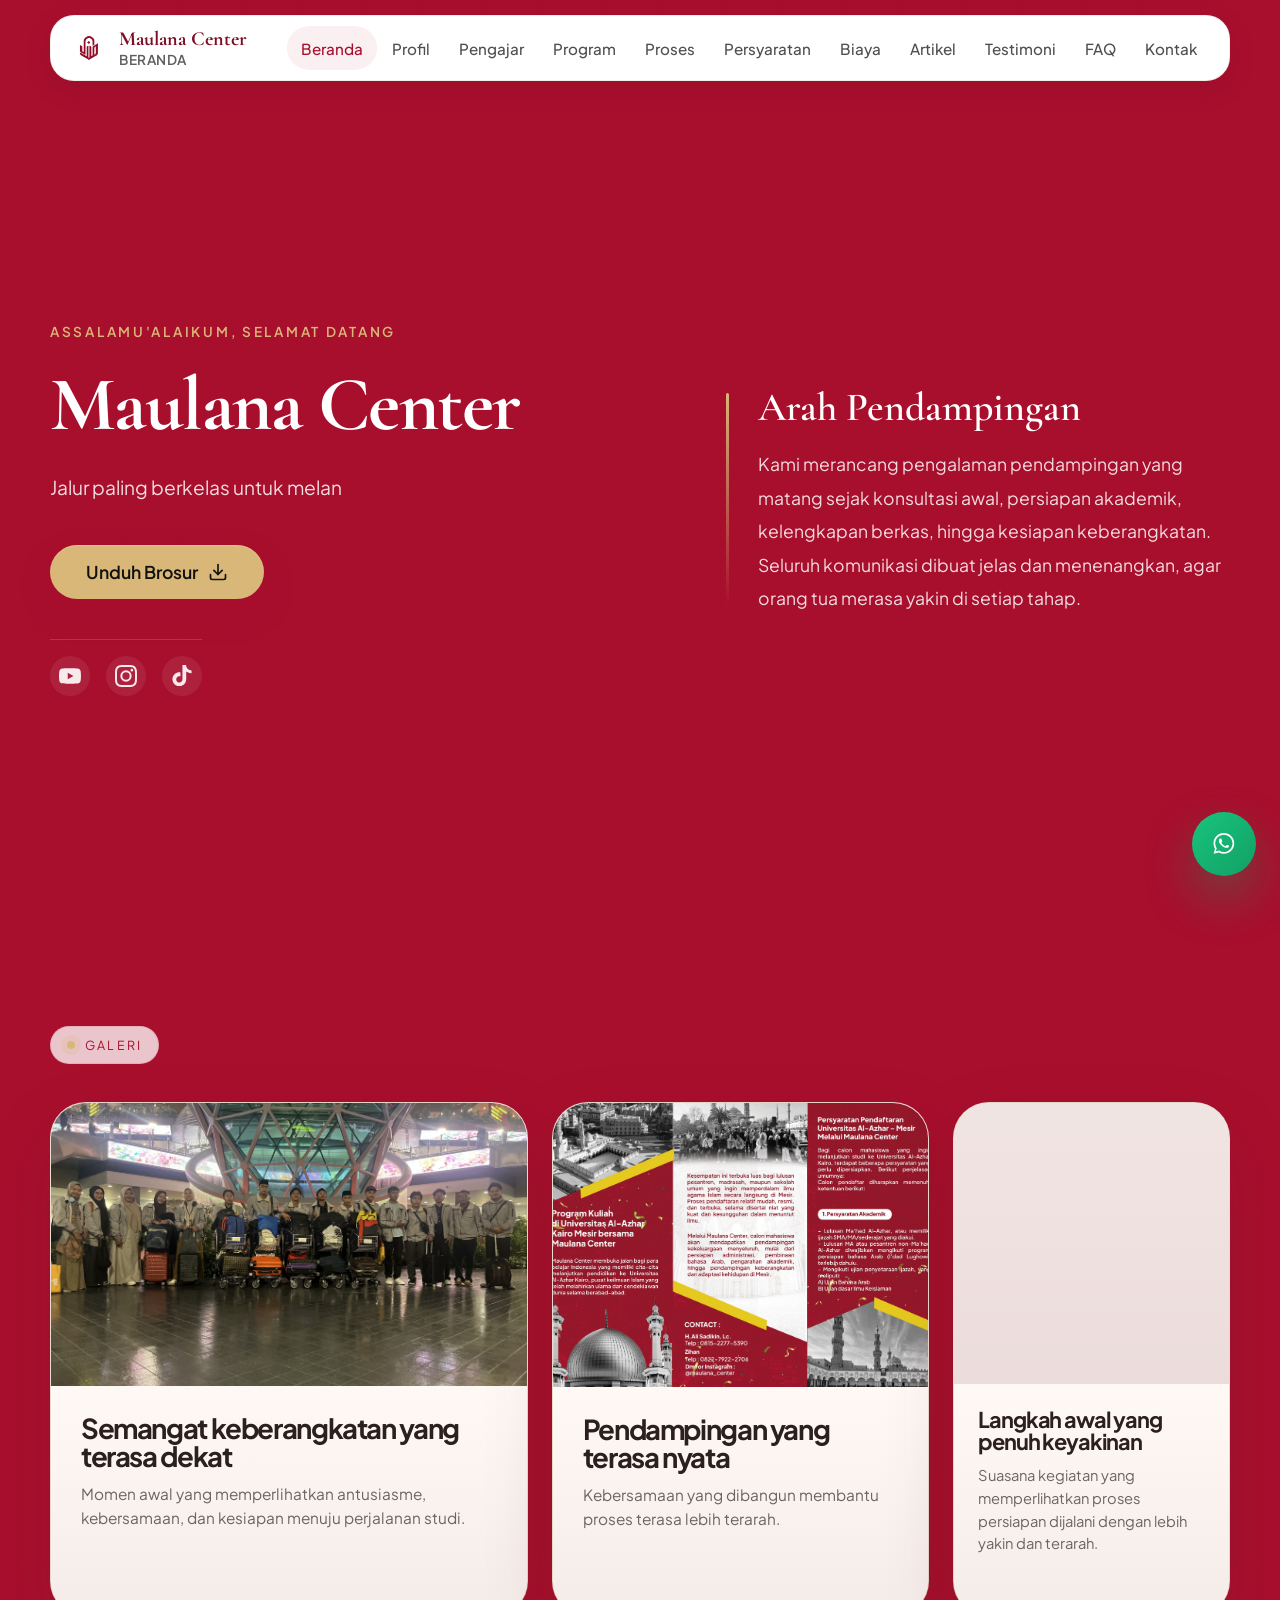
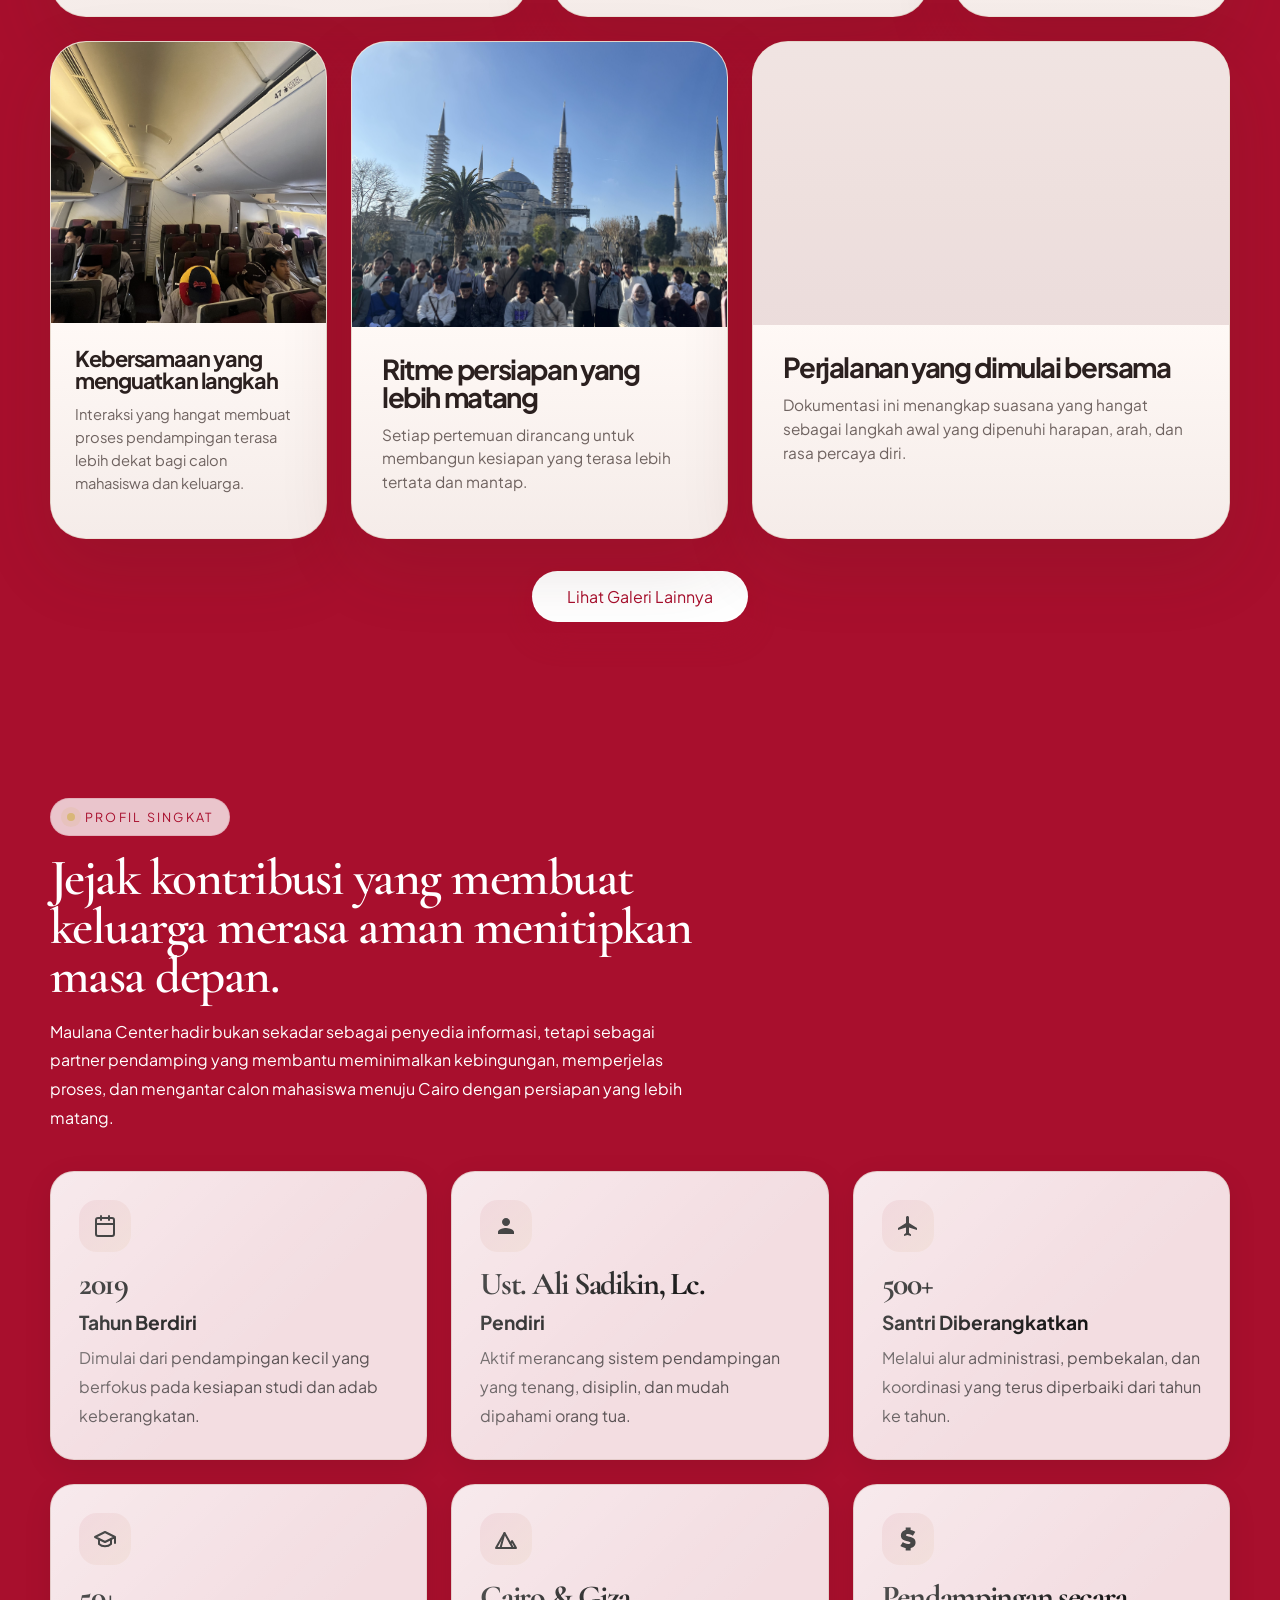
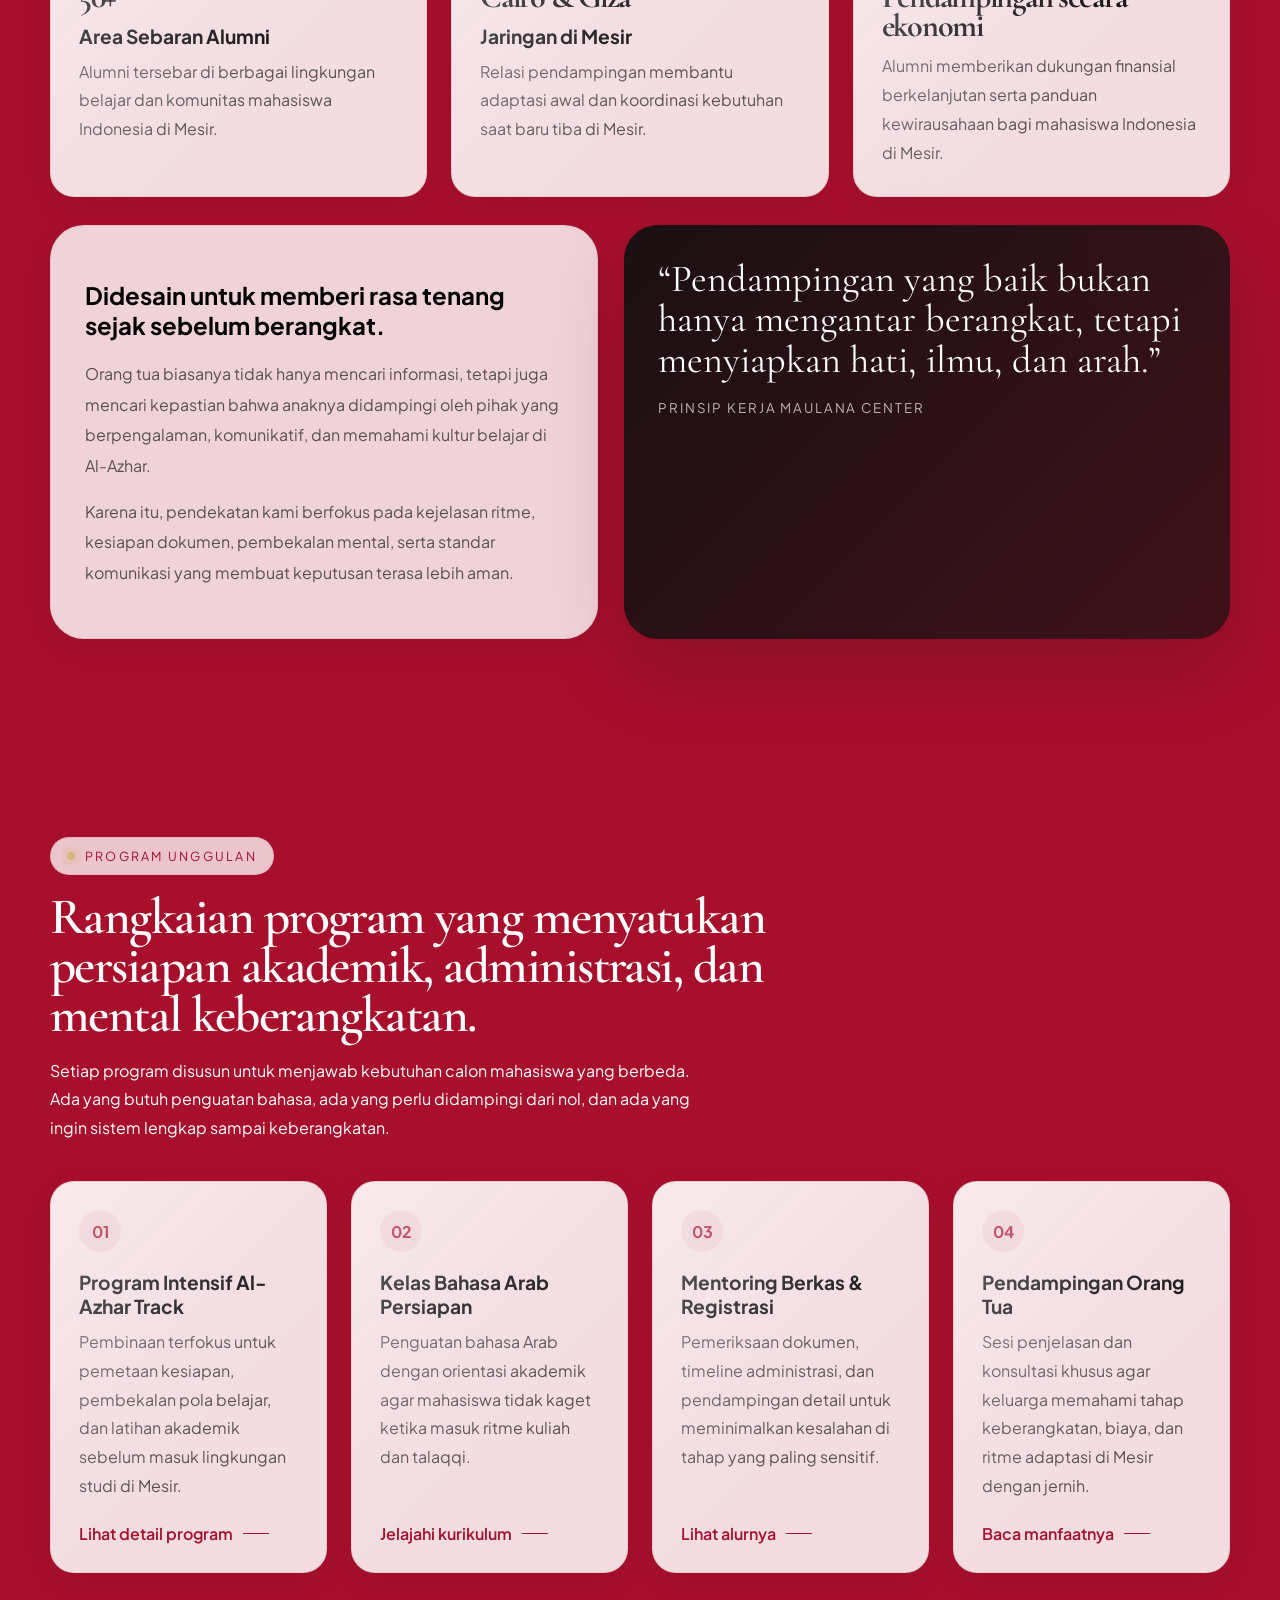
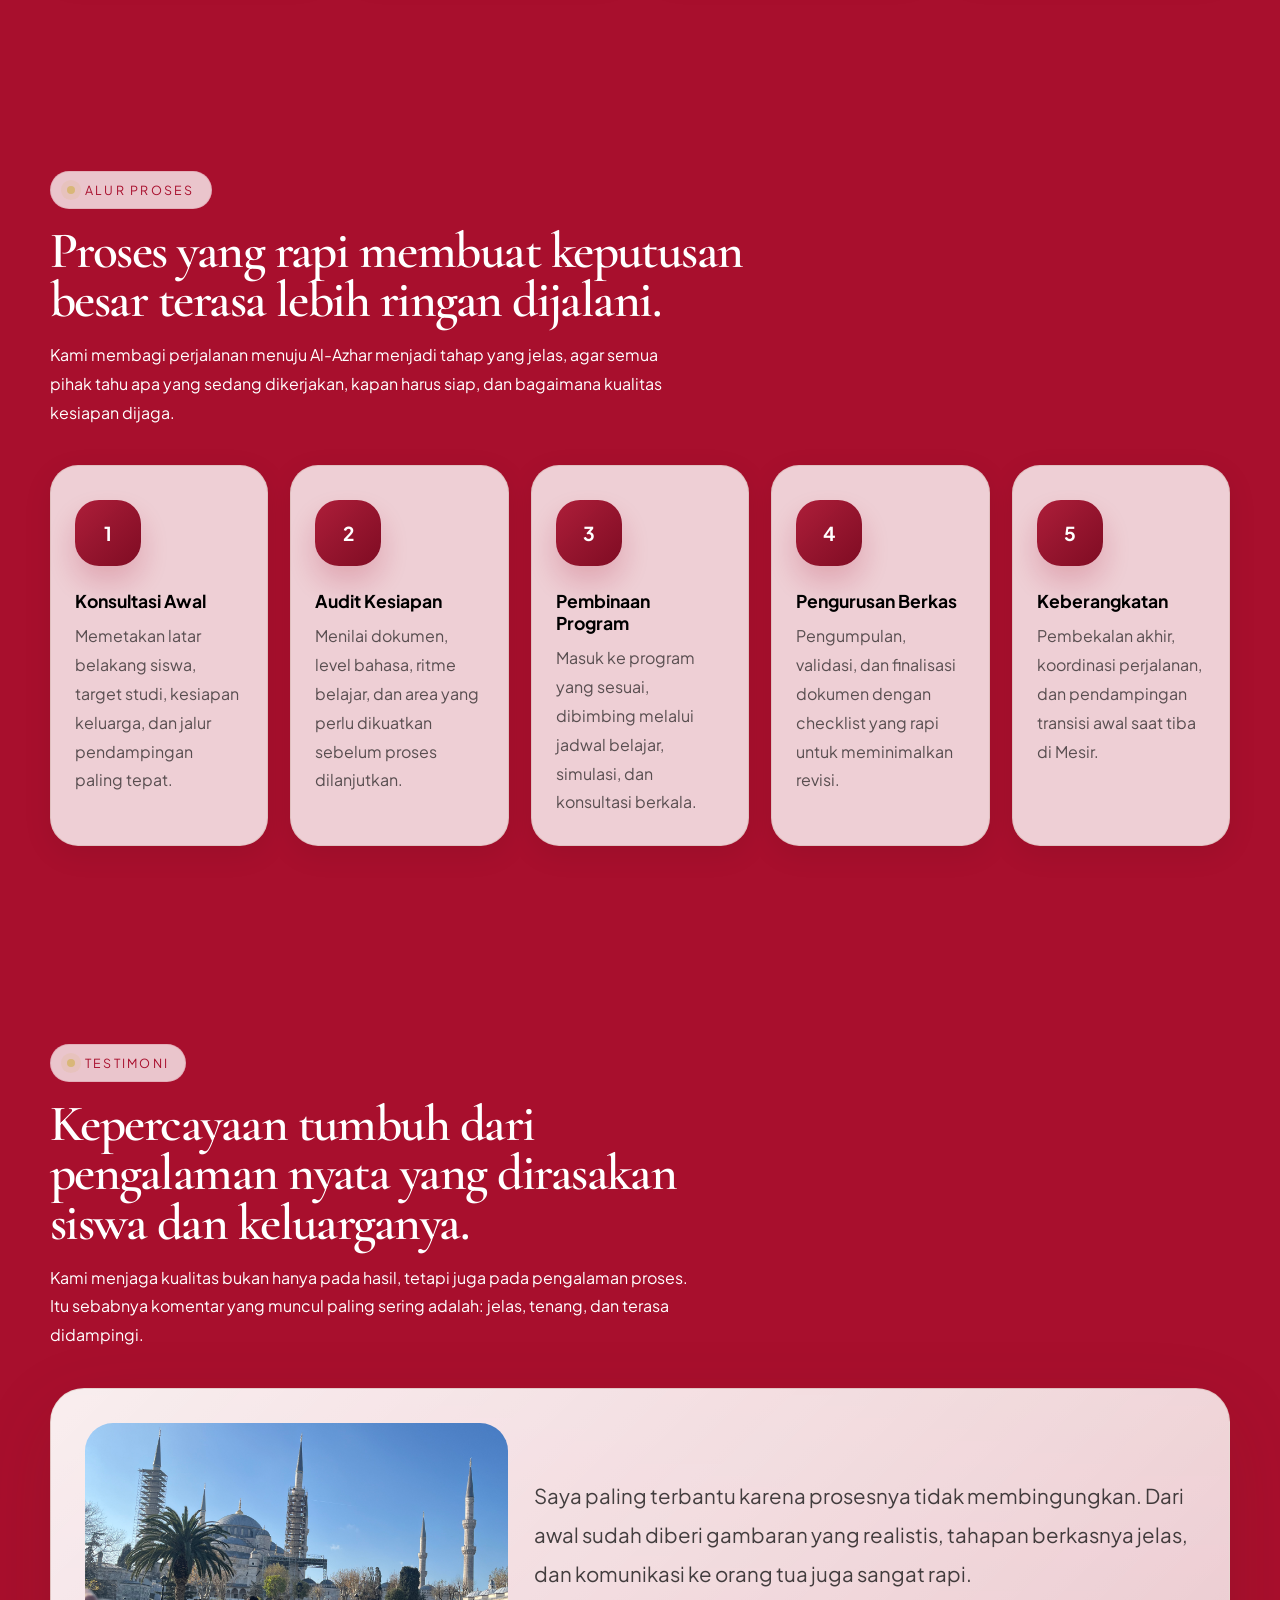
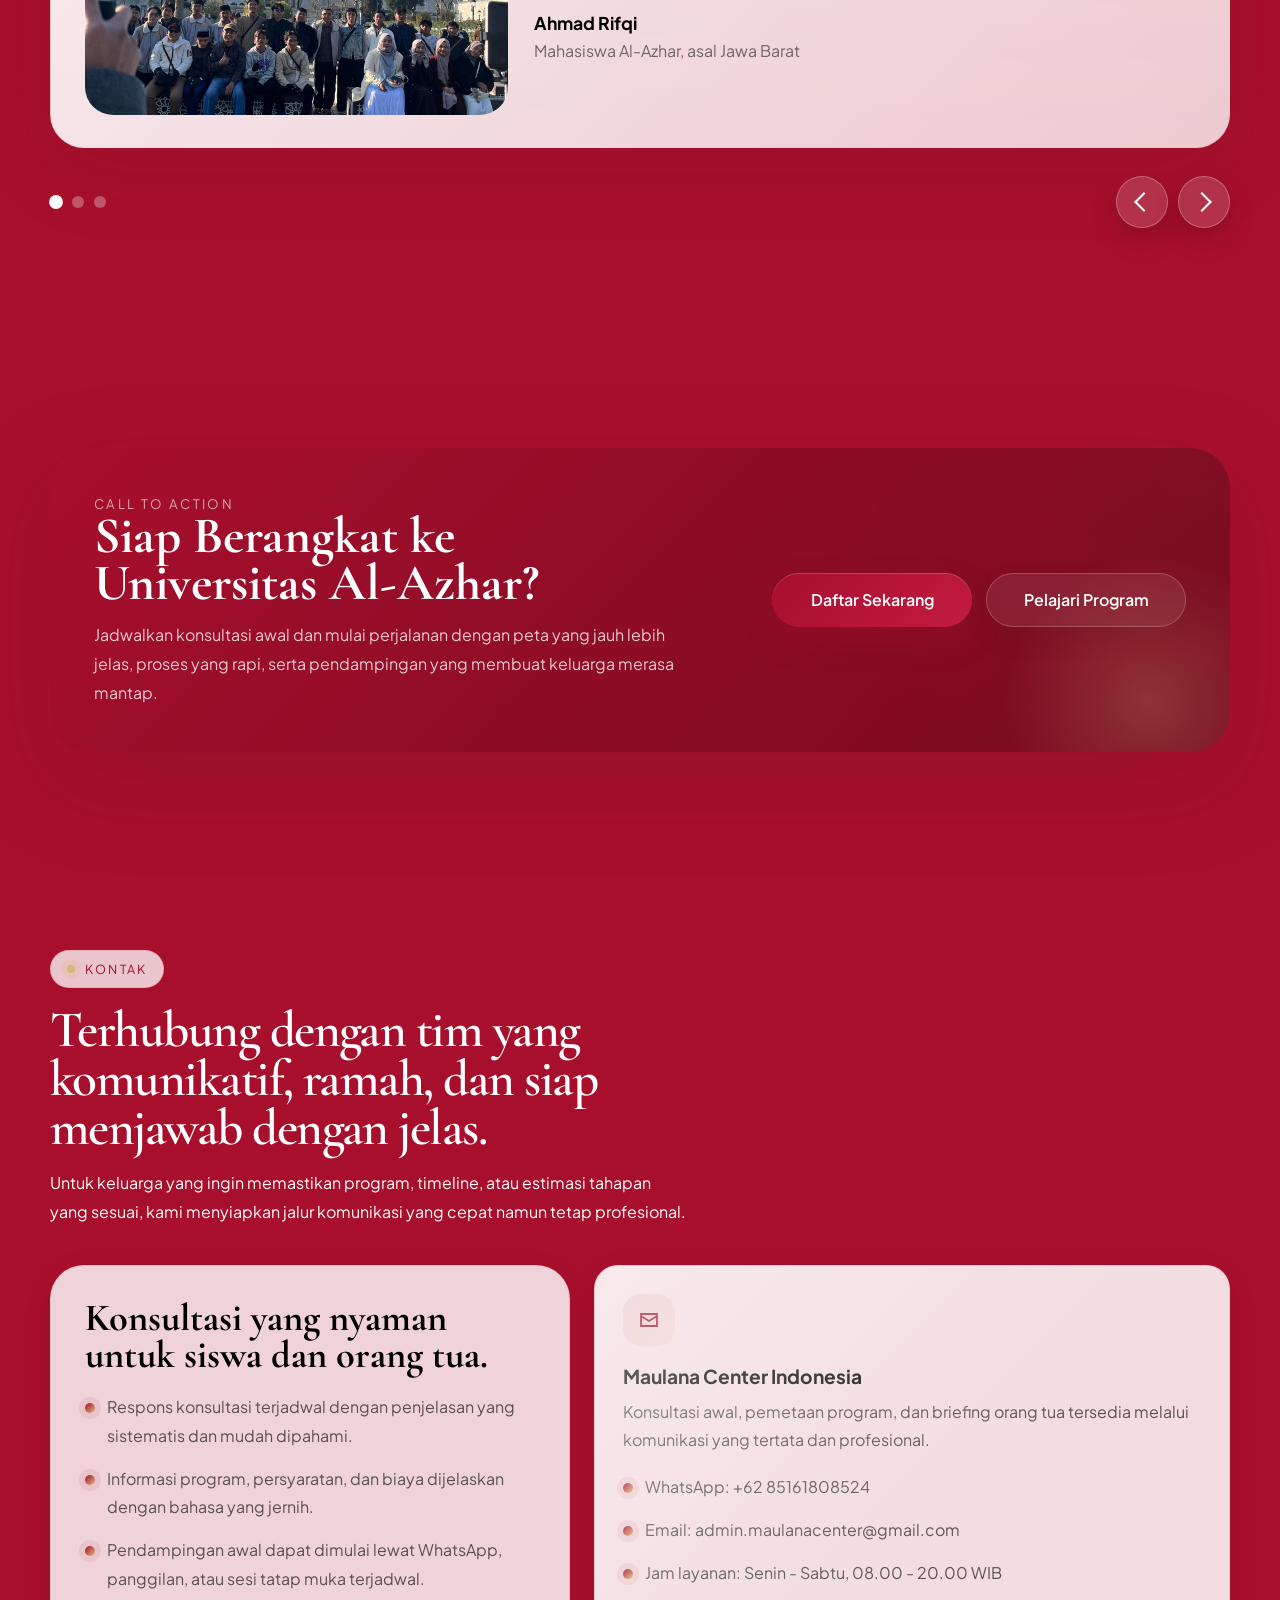
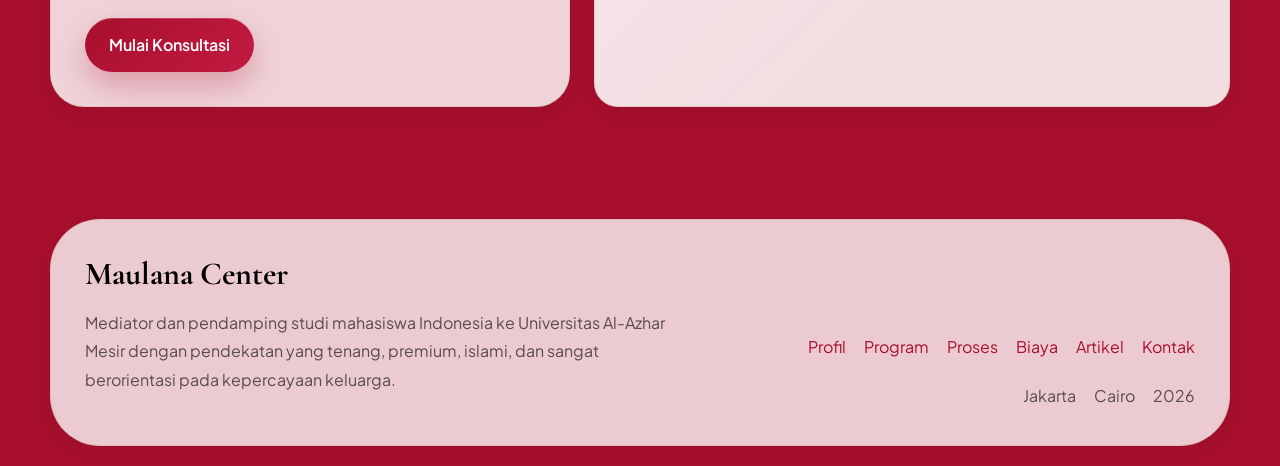
<file: index.html>
<!DOCTYPE html>
<html lang="id">

<head>
  <meta charset="UTF-8" />
  <meta name="viewport" content="width=device-width, initial-scale=1.0" />

  <meta property="og:site_name" content="Maulana Center">
  <title>Maulana Center | Mediator Studi Mahasiswa ke Universitas Al-Azhar Mesir</title>
  <meta name="description"
    content="Maulana Center adalah lembaga pendampingan pendidikan internasional yang didirikan dan dipimpin langsung oleh H. Ali Sadikin, Lc. Lembaga ini didirikan untuk membimbing mahasiswa menuju perguruan tinggi di Mesir dengan fokus pada kesiapan akademik, adab, dan keteguhan mental" />
  <link rel="canonical" href="https://maulanacenter.web.id/" />

  <link rel="icon" type="image/png" href="https://maulanacenter.web.id/favicon.png">
  <link rel="apple-touch-icon" href="https://maulanacenter.web.id/favicon.png">

  <meta property="og:type" content="website">
  <meta property="og:url" content="https://maulanacenter.web.id/">
  <meta property="og:title" content="Maulana Center | Mediator Studi Al-Azhar Mesir">
  <meta property="og:description"
    content="Pendampingan mahasiswa Indonesia menuju Universitas Al-Azhar Mesir secara premium.">
  <meta property="og:image" content="https://maulanacenter.web.id/aset/ogimage.png">
  <meta name="google" content="notranslate" />
  <script type="application/ld+json">
    {
      "@context": "https://schema.org",
      "@type": "WebSite",
      "name": "Maulana Center",
      "url": "https://maulanacenter.web.id/"
    }
    </script>

  <link rel="preconnect" href="https://fonts.googleapis.com" />
  <link rel="preconnect" href="https://fonts.gstatic.com" crossorigin />
  <link
    href="https://fonts.googleapis.com/css2?family=Cormorant+Garamond:wght@500;600;700&family=Plus+Jakarta+Sans:wght@400;500;600;700;800&display=swap"
    rel="stylesheet" />
  <style>
    :root {
      --color-bg: #fbf8f1;
      --color-surface: rgba(255, 255, 255, 0.82);
      --color-surface-strong: #ffffff;
      --color-surface-muted: #f4ede2;
      --color-border: rgba(125, 90, 40, 0.14);
      --color-text: #ffffff;
      --color-text-soft: rgba(255, 255, 255, 0.8);
      --color-primary: #a80f2d;
      --color-primary-deep: #7f0c23;
      --color-secondary: #d9b778;
      --color-emerald: #0f6d62;
      --shadow-soft: 0 18px 60px rgba(54, 26, 17, 0.08);
      --shadow-card: 0 24px 80px rgba(81, 35, 27, 0.12);
      --radius-xl: 32px;
      --radius-lg: 24px;
      --radius-md: 18px;
      --radius-sm: 14px;
      --font-body: "Plus Jakarta Sans", sans-serif;
      --font-display: "Cormorant Garamond", serif;
      --container: min(1180px, calc(100% - 40px));
      --nav-height: 94px;
      --nav-offset: calc(var(--nav-height) + 38px);
      --nav-layer: 2147483000;
      --transition: 320ms cubic-bezier(0.22, 1, 0.36, 1);
    }

    * {
      box-sizing: border-box;
    }

    html {
      scroll-behavior: smooth;
      -webkit-text-size-adjust: 100%;
      scroll-padding-top: calc(var(--nav-height) + 40px);
      overflow-x: hidden;
    }

    body {
      margin: 0;
      font-family: var(--font-body);
      color: var(--color-text);
      background-color: #a80f2d;
      min-height: 100vh;
      overflow-x: hidden;
    }

    body::before {
      content: "";
      position: fixed;
      inset: 0;
      z-index: -2;
      background: radial-gradient(circle at 50% 10%, #90162a 0%, #4a0c16 100%);
    }

    body.is-loading {
      overflow: hidden;
    }

    body::before,
    body::after {
      content: none;
    }

    a {
      color: inherit;
      text-decoration: none;
    }

    img {
      display: block;
      width: 100%;
    }

    button,
    input,
    textarea,
    select {
      font: inherit;
    }

    button {
      border: 0;
      background: none;
      cursor: pointer;
    }

    :where(a, button, input, textarea, select, [role="button"]) {
      -webkit-tap-highlight-color: transparent;
    }

    :where(a, button, input, textarea, select, [role="button"]):focus {
      outline: none;
    }

    :where(a, button, input, textarea, select, [role="button"]):focus-visible {
      outline: 2px solid rgba(168, 15, 45, 0.55);
      outline-offset: 3px;
    }

    .loading-screen {
      position: fixed;
      inset: 0;
      display: grid;
      place-items: center;
      background:
        radial-gradient(circle at center, rgba(217, 183, 120, 0.14), transparent 34%),
        linear-gradient(135deg, rgba(12, 12, 12, 0.94), rgba(57, 18, 25, 0.97));
      z-index: 9999;
      transition: opacity 500ms ease, visibility 500ms ease;
    }

    .loading-screen.is-hidden {
      opacity: 0;
      visibility: hidden;
    }

    .loading-shell {
      display: grid;
      gap: 18px;
      justify-items: center;
      text-align: center;
      color: rgba(255, 255, 255, 0.86);
    }

    .loading-shell strong {
      display: block;
      margin-bottom: 8px;
      font-size: 1.15rem;
    }

    .loading-shell p {
      margin: 0;
      color: rgba(255, 255, 255, 0.68);
      line-height: 1.7;
    }

    .loading-emblem {
      width: 84px;
      height: 84px;
      border-radius: 28px;
      background: linear-gradient(135deg, rgba(255, 255, 255, 0.12), rgba(217, 183, 120, 0.24));
      border: 1px solid rgba(255, 255, 255, 0.18);
      position: relative;
      overflow: hidden;
      box-shadow: 0 20px 60px rgba(0, 0, 0, 0.22);
    }

    .loading-emblem::before,
    .loading-emblem::after {
      content: "";
      position: absolute;
      inset: 18px;
      border: 1px solid rgba(255, 255, 255, 0.5);
      border-bottom: 0;
      border-radius: 999px 999px 0 0;
    }

    .loading-emblem::after {
      inset: 28px 24px;
      animation: pulseGlow 1.8s ease-in-out infinite;
    }

    .loading-line {
      width: 160px;
      height: 3px;
      border-radius: 999px;
      background: rgba(255, 255, 255, 0.16);
      overflow: hidden;
    }

    .loading-line span {
      display: block;
      width: 45%;
      height: 100%;
      background: linear-gradient(90deg, rgba(217, 183, 120, 0), rgba(217, 183, 120, 1), rgba(255, 255, 255, 0));
      animation: loadingMove 1.2s linear infinite;
    }

    .page-wrap {
      position: relative;
      isolation: isolate;
    }

    .page-wrap>main {
      position: relative;
      z-index: 0;
      padding-top: var(--nav-offset);
    }

    .ambient-grid {
      position: fixed;
      inset: 0;
      pointer-events: none;
      z-index: -1;
      opacity: 0.22;
      background-image:
        linear-gradient(rgba(168, 15, 45, 0.05) 1px, transparent 1px),
        linear-gradient(90deg, rgba(168, 15, 45, 0.05) 1px, transparent 1px);
      background-size: 60px 60px;
    }

    .container {
      width: var(--container);
      margin: 0 auto;
    }

    .section {
      padding: 110px 0;
      position: relative;
    }

    .section--compact {
      padding: 88px 0;
    }

    .section-label {
      display: inline-flex;
      align-items: center;
      gap: 10px;
      padding: 10px 16px;
      border-radius: 999px;
      background: rgba(255, 255, 255, 0.76);
      border: 1px solid rgba(168, 15, 45, 0.12);
      font-size: 0.78rem;
      letter-spacing: 0.18em;
      text-transform: uppercase;
      color: var(--color-primary);
    }

    .section-label::before {
      content: "";
      width: 8px;
      height: 8px;
      border-radius: 50%;
      background: var(--color-secondary);
      box-shadow: 0 0 0 6px rgba(217, 183, 120, 0.18);
    }

    .section-head {
      max-width: 720px;
      margin-bottom: 38px;
    }

    .section-head h1,
    .section-head h2 {
      margin: 18px 0 16px;
      font-family: var(--font-display);
      font-weight: 600;
      font-size: clamp(2.6rem, 4vw, 4.4rem);
      line-height: 0.96;
      letter-spacing: -0.03em;
    }

    .section-head p {
      margin: 0;
      color: #ffffff;
      line-height: 1.8;
      max-width: 640px;
    }

    .eyebrow {
      text-transform: uppercase;
      font-size: 0.82rem;
      letter-spacing: 0.18em;
      color: rgba(255, 255, 255, 0.45);
    }

    .site-nav {
      position: fixed;
      top: 15px;
      left: 0;
      right: 0;
      z-index: var(--nav-layer);
      display: flex;
      justify-content: center;
      padding: 0 16px;
      pointer-events: none;
      isolation: isolate;
    }

    .nav-shell {
      pointer-events: auto;
      width: min(1240px, calc(100% - 28px));
      margin: 0 auto;
      min-height: var(--nav-height);
      display: flex;
      align-items: center;
      gap: 18px;
      padding: 18px 24px;
      border-radius: 28px;
      background: rgba(255, 255, 255, 0.9);
      border: 1px solid rgba(125, 90, 40, 0.12);
      box-shadow: 0 24px 60px rgba(59, 30, 17, 0.08);
      position: relative;
      z-index: 1;
      --color-text: #111111;
      --color-text-soft: rgba(17, 17, 17, 0.68);
      color: var(--color-text);
    }

    .brand {
      display: flex;
      align-items: center;
      gap: 12px;
      text-decoration: none;
      min-width: 0;
      flex: 1 1 auto;
    }

    .nav-img {
      height: 45px;
      width: auto;
      object-fit: contain;
    }

    .brand-copy {
      display: grid;
      gap: 2px;
      align-items: start;
      white-space: nowrap;
      min-width: 0;
    }

    .brand-mark {
      width: 54px;
      height: 54px;
      border-radius: 19px;
      background: linear-gradient(145deg, #f7efe0, #fff);
      border: 1px solid rgba(168, 15, 45, 0.12);
      position: relative;
      overflow: hidden;
      box-shadow: inset 0 1px 0 rgba(255, 255, 255, 0.8), 0 14px 28px rgba(83, 41, 23, 0.08);
    }

    .brand-mark span {
      position: absolute;
      inset: auto 10px 10px;
      height: 22px;
      border: 1.5px solid rgba(168, 15, 45, 0.82);
      border-bottom: 0;
      border-radius: 999px 999px 0 0;
    }

    .brand-mark span:last-child {
      inset: auto 16px 18px;
      height: 14px;
      border-color: rgba(15, 109, 98, 0.75);
    }

    .brand-copy strong {
      display: block;
      font-family: var(--font-display, "Cormorant Garamond", serif);
      font-size: 1.4rem;
      font-weight: 700;
      color: var(--color-primary-deep, #7f0c23);
      line-height: 1;
      overflow: hidden;
      text-overflow: ellipsis;
    }

    .brand-copy span {
      font-family: var(--font-body, "Plus Jakarta Sans", sans-serif);
      font-size: 0.85rem;
      color: var(--color-text-soft, rgba(17, 17, 17, 0.68));
      font-weight: 600;
      letter-spacing: 0.5px;
      display: flex;
      align-items: center;
    }

    .nav-current {
      display: block;
      font-size: 0.68rem;
      letter-spacing: 0.16em;
      text-transform: uppercase;
      color: rgba(127, 12, 35, 0.65);
    }

    .brand-copy span:not(.nav-current)::before {
      content: "";
      display: inline-block;
      width: 4px;
      height: 4px;
      border-radius: 50%;
      background-color: var(--color-secondary, #d9b778);
      margin: 0 10px;
    }

    .nav-menu {
      margin-left: auto;
      display: flex;
      align-items: center;
      gap: 24px;
      position: relative;
      z-index: 2;
    }

    .nav-links {
      list-style: none;
      display: flex;
      align-items: center;
      gap: 6px;
      padding: 0;
      margin: 0;
    }

    .nav-links>li>a,
    .nav-link-group>a {
      display: inline-flex;
      align-items: center;
      min-height: 44px;
      padding: 11px 14px;
      border-radius: 999px;
      font-size: 0.95rem;
      font-weight: 500;
      color: rgba(17, 17, 17, 0.74);
      transition: color var(--transition), background var(--transition), transform var(--transition);
    }

    .nav-links>li>a:hover,
    .nav-link-group>a:hover,
    .nav-links>li>a.is-active,
    .nav-link-group>a.is-active,
    .nav-links>li>a[aria-current="page"],
    .nav-link-group>a[aria-current="page"] {
      color: var(--color-primary);
      background: rgba(168, 15, 45, 0.06);
    }

    .nav-item {
      position: relative;
    }

    .nav-link-group {
      display: flex;
      align-items: center;
      gap: 2px;
    }

    .dropdown-toggle {
      width: 32px;
      height: 32px;
      border-radius: 50%;
      position: relative;
      color: rgba(17, 17, 17, 0.6);
    }

    .dropdown-toggle::before,
    .dropdown-toggle::after {
      content: "";
      position: absolute;
      top: 14px;
      width: 8px;
      height: 1.8px;
      background: currentColor;
      transition: transform var(--transition);
    }

    .dropdown-toggle::before {
      left: 10px;
      transform: rotate(45deg);
    }

    .dropdown-toggle::after {
      right: 10px;
      transform: rotate(-45deg);
    }

    .dropdown-panel {
      position: absolute;
      top: calc(100% + 12px);
      left: 0;
      min-width: 240px;
      display: grid;
      gap: 6px;
      padding: 14px;
      border-radius: 22px;
      background: rgba(255, 255, 255, 0.96);
      border: 1px solid rgba(125, 90, 40, 0.12);
      box-shadow: 0 30px 80px rgba(47, 19, 13, 0.1);
      opacity: 0;
      visibility: hidden;
      transform: translateY(10px);
      transition: opacity var(--transition), transform var(--transition), visibility var(--transition);
      pointer-events: none;
    }

    .dropdown-panel a {
      display: block;
      padding: 12px 14px;
      border-radius: 14px;
      color: rgba(17, 17, 17, 0.74);
      transition: background var(--transition), color var(--transition), transform var(--transition);
    }

    .dropdown-panel a:hover {
      background: rgba(168, 15, 45, 0.06);
      color: var(--color-primary);
      transform: translateX(4px);
    }

    .has-dropdown:hover .dropdown-panel,
    .has-dropdown:focus-within .dropdown-panel,
    .has-dropdown.is-open .dropdown-panel {
      opacity: 1;
      visibility: visible;
      transform: translateY(0);
      pointer-events: auto;
    }

    .has-dropdown.is-open .dropdown-toggle::before {
      transform: rotate(-45deg);
    }

    .has-dropdown.is-open .dropdown-toggle::after {
      transform: rotate(45deg);
    }

    .nav-cta,
    .button,
    .button-outline {
      display: inline-flex;
      align-items: center;
      justify-content: center;
      gap: 10px;
      border-radius: 999px;
      min-height: 54px;
      padding: 0 24px;
      font-weight: 600;
      transition: transform var(--transition), box-shadow var(--transition), background var(--transition), color var(--transition);
    }

    .nav-cta {
      color: #ffffff;
      background: linear-gradient(135deg, var(--color-primary), #c21b41);
      box-shadow: 0 14px 30px rgba(168, 15, 45, 0.28), inset 0 1px 0 rgba(255, 255, 255, 0.2);
    }

    .nav-cta:hover,
    .button:hover,
    .button-outline:hover {
      transform: translateY(-3px);
    }

    .button[disabled],
    button[disabled] {
      opacity: 0.72;
      cursor: default;
      pointer-events: none;
      transform: none;
    }

    .button {
      background: linear-gradient(135deg, var(--color-primary), #c21b41);
      color: #ffffff;
      box-shadow: 0 14px 30px rgba(168, 15, 45, 0.28), inset 0 1px 0 rgba(255, 255, 255, 0.18);
    }

    .button1 {
      background: linear-gradient(135deg, #ffffff, #ffffff);
      color: #a80f2d;
      box-shadow: 0 14px 30px rgba(168, 15, 45, 0.28), inset 0 1px 0 rgba(255, 255, 255, 0.18);
      display: inline-block;
      padding: 15px 35px;
      border-radius: 50px;
      text-decoration: none;
      white-space: nowrap;
      font-family: var(--font-body);
      transition: transform 0.2s;
      justify-content: center;
    }

    .button2 {
      background: linear-gradient(135deg, #ffffff, #ffffff);
      color: #a80f2d;
      box-shadow: 0 14px 30px rgba(168, 15, 45, 0.28), inset 0 1px 0 rgba(255, 255, 255, 0.18);
      display: inline-block;
      padding: 15px 35px;
      border-radius: 50px;
      text-decoration: none;
      white-space: nowrap;
      font-family: var(--font-body);
      transition: transform 0.2s;
      justify-content: center;
    }

    .container-center {
      display: flex;
      justify-content: center;
      margin-top: 32px;
    }

    .button-outline {
      color: var(--color-text);
      background: rgba(255, 255, 255, 0.82);
      border: 1px solid rgba(17, 17, 17, 0.08);
      box-shadow: 0 12px 28px rgba(36, 27, 20, 0.08);
    }

    .button-inline {
      display: inline-flex;
      align-items: center;
      gap: 10px;
      color: var(--color-primary);
      font-weight: 600;
    }

    .button-inline::after {
      content: "";
      width: 26px;
      height: 1px;
      background: currentColor;
      transition: width var(--transition);
    }

    .button-inline:hover::after {
      width: 40px;
    }

    .nav-toggle {
      display: none;
      width: 52px;
      height: 52px;
      border-radius: 18px;
      background: rgba(17, 17, 17, 0.04);
      align-items: center;
      justify-content: center;
      gap: 5px;
      flex-direction: column;
    }

    .nav-toggle span {
      width: 20px;
      height: 2px;
      border-radius: 999px;
      background: var(--color-text);
      transition: transform var(--transition), opacity var(--transition);
    }

    .nav-toggle.is-open span:nth-child(1) {
      transform: translateY(7px) rotate(45deg);
    }

    .nav-toggle.is-open span:nth-child(2) {
      opacity: 0;
    }

    .nav-toggle.is-open span:nth-child(3) {
      transform: translateY(-7px) rotate(-45deg);
    }

    .hero {
      padding: 38px 0 72px;
    }

    .hero-panel {
      width: var(--container);
      margin: 0 auto;
      min-height: calc(100vh - 160px);
      position: relative;
      overflow: clip;
      border-radius: 44px;
      padding: 56px;
      background: linear-gradient(135deg, rgba(168, 15, 45, 0.45) 0%, rgba(93, 10, 24, 0.6) 100%);
      box-shadow: 0 40px 100px rgba(0, 0, 0, 0.25), inset 0 2px 4px rgba(255, 255, 255, 0.1);
      backdrop-filter: blur(28px);
      -webkit-backdrop-filter: blur(28px);
      border: 1px solid rgba(255, 255, 255, 0.08);
    }

    .hero-home {
      position: relative;
      z-index: 1;
      width: min(1040px, 100%);
      margin: 0 auto;
      display: grid;
      gap: 34px;
      align-content: center;
      min-height: calc(100vh - 320px);
    }

    .hero-home-top {
      display: flex;
      justify-content: flex-start;
    }

    .hero-center-logo {
      width: 76px;
      height: 76px;
      border-radius: 26px;
      background: rgba(255, 255, 255, 0.85);
      border: 1px solid rgba(255, 255, 255, 0.3);
      display: grid;
      place-items: center;
      justify-self: center;
      box-shadow: 0 16px 40px rgba(0, 0, 0, 0.2), 0 0 0 24px rgba(255, 255, 255, 0.04);
      backdrop-filter: blur(12px);
      -webkit-backdrop-filter: blur(12px);
      margin-bottom: 30px;
    }

    .hero-center-logo img {
      width: 48px;
      height: 48px;
      object-fit: contain;
    }

    .hero-shape-left {
      position: relative;
      width: min(560px, 100%);
      height: 220px;
      border-radius: 180px 44px 44px 180px;
      background:
        linear-gradient(180deg, rgba(255, 255, 255, 0.16), rgba(255, 255, 255, 0.06)),
        radial-gradient(circle at 26% 30%, rgba(217, 183, 120, 0.22), transparent 52%);
      border: 1px solid rgba(255, 255, 255, 0.14);
      box-shadow: 0 34px 90px rgba(0, 0, 0, 0.24);
      overflow: hidden;
    }

    .hero-shape-left::before {
      content: "";
      position: absolute;
      inset: 16px;
      border-radius: 170px 34px 34px 170px;
      border: 1px solid rgba(255, 255, 255, 0.12);
      opacity: 0.85;
    }

    .hero-photo {
      position: absolute;
      left: 26px;
      top: 50%;
      transform: translateY(-50%);
      width: 142px;
      height: 142px;
      padding: 10px;
      border-radius: 50%;
      background: linear-gradient(135deg, rgba(217, 183, 120, 0.95), rgba(168, 15, 45, 0.92));
      box-shadow: 0 28px 78px rgba(0, 0, 0, 0.22);
    }

    .hero-photo::before,
    .hero-photo::after {
      content: none;
    }

    .hero-photo img {
      width: 100%;
      height: 100%;
      border-radius: 50%;
      object-fit: cover;
      background: #0b1220;
      border: 6px solid rgba(255, 255, 255, 0.08);
    }

    .hero-bubble {
      position: absolute;
      left: 190px;
      right: 18px;
      max-width: 320px;
      padding: 14px 16px;
      border-radius: 18px;
      background: rgba(248, 250, 255, 0.94);
      border: 1px solid rgba(17, 17, 17, 0.06);
      box-shadow: 0 18px 54px rgba(0, 0, 0, 0.22);
      display: grid;
      gap: 4px;
      color: rgba(11, 18, 32, 0.94);
    }

    .hero-bubble strong {
      font-size: 0.88rem;
    }

    .hero-bubble span {
      font-size: 0.82rem;
      color: rgba(11, 18, 32, 0.7);
    }

    .hero-bubble--left {
      top: 24px;
    }

    .hero-bubble--right {
      bottom: 24px;
    }

    .hero-home-cards {
      display: grid;
      grid-template-columns: 1fr 1fr;
      gap: 24px;
      align-items: stretch;
    }

    .hero-home-card {
      position: relative;
      overflow: hidden;
      padding: 48px;
      border-radius: 36px;
      background: rgba(42, 22, 25, 0.65);
      border: 1px solid rgba(255, 255, 255, 0.06);
      box-shadow: 0 24px 60px rgba(0, 0, 0, 0.25);
      color: rgba(255, 255, 255, 0.95);
      backdrop-filter: blur(16px);
      -webkit-backdrop-filter: blur(16px);
    }

    .hero-home-card::before {
      content: "";
      position: absolute;
      inset: 0;
      background: radial-gradient(135deg, rgba(255, 255, 255, 0.04) 0%, transparent 100%);
      pointer-events: none;
    }

    .hero-home-card>* {
      position: relative;
      z-index: 1;
    }

    .hero-home-card--story::after {
      content: none;
    }

    .hero-kicker {
      display: inline-flex;
      margin-bottom: 14px;
      text-transform: uppercase;
      letter-spacing: 0.24em;
      font-size: 0.78rem;
      color: rgba(255, 255, 255, 0.64);
    }

    .hero-home-card--intro h1 {
      margin: 0 0 14px;
      font-family: var(--font-display);
      font-weight: 600;
      font-size: clamp(2.7rem, 4.2vw, 4.1rem);
      line-height: 0.94;
      letter-spacing: -0.04em;
    }

    .hero-subtitle {
      margin: 0;
      max-width: 46ch;
      color: rgba(255, 255, 255, 0.76);
      line-height: 1.75;
    }

    .hero-home-card--story h2 {
      margin: 0 0 14px;
      font-family: var(--font-display);
      font-weight: 600;
      font-size: 2.1rem;
      line-height: 0.98;
      letter-spacing: -0.02em;
    }

    .hero-home-card--story p {
      margin: 0;
      color: rgba(255, 255, 255, 0.74);
      line-height: 1.9;
    }

    .hero-actions {
      display: flex;
      flex-wrap: wrap;
      gap: 12px;
      margin-top: 32px;
    }

    .hero-home-card .button {
      padding: 0 28px;
      min-height: 50px;
      font-size: 0.98rem;
      border-radius: 999px;
      box-shadow: 0 12px 24px rgba(168, 15, 45, 0.25);
    }

    .hero-home-card .button-outline {
      color: rgba(255, 255, 255, 0.95);
      background: rgba(255, 255, 255, 0.08);
      border: 1px solid rgba(255, 255, 255, 0.12);
      box-shadow: none;
      padding: 0 28px;
      min-height: 50px;
      font-size: 0.98rem;
      border-radius: 999px;
      backdrop-filter: blur(8px);
      -webkit-backdrop-filter: blur(8px);
    }

    .hero-home-card .button-outline:hover {
      background: rgba(255, 255, 255, 0.14);
    }

    .metric-grid,
    .program-grid,
    .article-grid,
    .teacher-grid,
    .faq-grid,
    .contact-grid,
    .gallery-grid,
    .story-grid,
    .pricing-grid,
    .requirements-grid {
      display: grid;
      gap: 24px;
    }

    .metric-grid {
      grid-template-columns: repeat(3, minmax(0, 1fr));
    }

    .teacher-grid {
      grid-template-columns: repeat(4, minmax(0, 1fr));
    }

    .card,
    .metric-card,
    .program-card,
    .article-card,
    .faq-card,
    .contact-card,
    .pricing-card,
    .requirement-card,
    .timeline-card,
    .value-card,
    .testimonial-sheet,
    .gallery-item,
    .highlight-panel {
      position: relative;
      padding: 28px;
      border-radius: var(--radius-lg);
      background: rgba(255, 255, 255, 0.86);
      border: 1px solid rgba(125, 90, 40, 0.12);
      box-shadow: var(--shadow-soft);
      --color-text: #111111;
      --color-text-soft: rgba(17, 17, 17, 0.68);
      color: var(--color-text);
      overflow: hidden;
    }

    .metric-card::before,
    .program-card::before,
    .article-card::before,
    .faq-card::before,
    .contact-card::before,
    .pricing-card::before,
    .requirement-card::before,
    .timeline-card::before,
    .value-card::before,
    .testimonial-sheet::before,
    .gallery-item::before,
    .highlight-panel::before {
      content: "";
      position: absolute;
      inset: 0;
      background: linear-gradient(135deg, rgba(255, 255, 255, 0.38), transparent 60%);
      pointer-events: none;
    }

    .metric-card:hover,
    .program-card:hover,
    .article-card:hover,
    .faq-card:hover,
    .contact-card:hover,
    .pricing-card:hover,
    .requirement-card:hover,
    .timeline-card:hover,
    .value-card:hover,
    .gallery-item:hover,
    .highlight-panel:hover {
      transform: translateY(-8px);
      box-shadow: 0 34px 90px rgba(69, 30, 17, 0.14);
    }

    .metric-card,
    .program-card,
    .article-card,
    .faq-card,
    .contact-card,
    .pricing-card,
    .requirement-card,
    .timeline-card,
    .value-card,
    .gallery-item,
    .highlight-panel {
      transition: transform var(--transition), box-shadow var(--transition), border-color var(--transition);
    }

    .icon-badge {
      width: 52px;
      height: 52px;
      display: grid;
      place-items: center;
      border-radius: 18px;
      background: linear-gradient(135deg, rgba(168, 15, 45, 0.1), rgba(217, 183, 120, 0.16));
      color: var(--color-primary);
      margin-bottom: 18px;
    }

    .icon-badge svg {
      width: 24px;
      height: 24px;
      stroke: currentColor;
    }

    .metric-card h3,
    .program-card h3,
    .article-card h3,
    .faq-card h3,
    .contact-card h3,
    .pricing-card h3,
    .requirement-card h3,
    .timeline-card h3,
    .value-card h3,
    .testimonial-sheet h3,
    .gallery-caption h3,
    .highlight-panel h3 {
      margin: 0 0 10px;
      font-size: 1.2rem;
    }

    .metric-card strong,
    .pricing-price {
      display: block;
      font-family: var(--font-display);
      font-size: clamp(2rem, 2vw, 2.8rem);
      letter-spacing: -0.04em;
      line-height: 0.9;
      margin-bottom: 12px;
    }

    .card p,
    .metric-card p,
    .program-card p,
    .article-card p,
    .faq-card p,
    .contact-card p,
    .pricing-card p,
    .requirement-card p,
    .timeline-card p,
    .value-card p,
    .testimonial-sheet p,
    .highlight-panel p,
    .gallery-caption p {
      margin: 0;
      color: var(--color-text-soft);
      line-height: 1.8;
    }

    .split-layout {
      display: grid;
      grid-template-columns: 0.95fr 1.05fr;
      gap: 26px;
    }

    .program-grid {
      grid-template-columns: repeat(4, minmax(0, 1fr));
    }

    .program-card {
      display: flex;
      flex-direction: column;
      min-height: 320px;
      cursor: default;
    }

    .program-card .card-index,
    .article-card .card-index,
    .timeline-card .card-index {
      display: inline-flex;
      width: 42px;
      height: 42px;
      align-items: center;
      justify-content: center;
      border-radius: 50%;
      background: rgba(168, 15, 45, 0.08);
      color: var(--color-primary);
      font-weight: 700;
      margin-bottom: 18px;
    }

    .program-card .button-inline,
    .article-card .button-inline {
      margin-top: auto;
      padding-top: 22px;
    }

    .process-track {
      display: grid;
      grid-template-columns: repeat(5, minmax(0, 1fr));
      gap: 22px;
      position: relative;
    }

    .process-track::before {
      content: none;
    }

    .step-card {
      position: relative;
      padding: 34px 24px 28px;
      border-radius: 28px;
      background: rgba(255, 255, 255, 0.8);
      border: 1px solid rgba(125, 90, 40, 0.12);
      box-shadow: var(--shadow-soft);
    }

    .step-number {
      width: 66px;
      height: 66px;
      display: grid;
      place-items: center;
      margin-bottom: 24px;
      border-radius: 24px;
      background: linear-gradient(135deg, rgba(168, 15, 45, 0.92), rgba(126, 12, 35, 1));
      color: #ffffff;
      font-size: 1.2rem;
      font-weight: 700;
      box-shadow: 0 16px 28px rgba(168, 15, 45, 0.2);
    }

    .step-card h3,
    .step-card p {
      color: #000000;
    }

    .step-card h3 {
      margin: 0 0 10px;
      font-size: 1.1rem;
    }

    .step-card p {
      margin: 0;
      line-height: 1.8;
      color: var(--color-text-soft);
    }

    .testimonial-slider {
      position: relative;
    }

    .testimonial-stage {
      position: relative;
      min-height: 360px;
    }

    .testimonial-slide {
      position: absolute;
      inset: 0;
      display: grid;
      grid-template-columns: 0.78fr 1.22fr;
      gap: 26px;
      padding: 34px;
      border-radius: 34px;
      background:
        linear-gradient(135deg, rgba(255, 255, 255, 0.92), rgba(255, 255, 255, 0.78)),
        linear-gradient(180deg, rgba(217, 183, 120, 0.12), transparent);
      border: 1px solid rgba(125, 90, 40, 0.12);
      box-shadow: var(--shadow-card);
      opacity: 0;
      visibility: hidden;
      transform: translateX(30px);
      transition: opacity 480ms ease, transform 480ms ease, visibility 480ms ease;
    }

    .testimonial-slide.is-active {
      opacity: 1;
      visibility: visible;
      transform: translateX(0);
    }

    .testimonial-photo {
      border-radius: 28px;
      overflow: hidden;
      height: 292px;
    }

    .testimonial-photo img {
      height: 100%;
      object-fit: cover;
    }

    .testimonial-body {
      display: grid;
      align-content: center;
      gap: 18px;
    }

    .quote-mark {
      font-family: var(--font-display);
      font-size: 5rem;
      line-height: 0.7;
      color: rgba(168, 15, 45, 0.22);
    }

    .testimonial-body p {
      margin: 0;
      font-size: clamp(1.04rem, 1.9vw, 1.28rem);
      line-height: 1.9;
      color: rgba(17, 17, 17, 0.78);
    }

    .testimonial-person strong {
      color: #000000;
      display: block;
      margin-bottom: 6px;
      font-size: 1.1rem;
    }

    .testimonial-person span {
      color: rgba(17, 17, 17, 0.58);
    }

    .slider-controls {
      display: flex;
      justify-content: space-between;
      align-items: center;
      gap: 20px;
      margin-top: 28px;
    }

    .slider-dots {
      display: flex;
      gap: 10px;
    }

    .slider-dot {
      width: 12px;
      height: 12px;
      border-radius: 50%;
      background: rgba(255, 255, 255, 0.3);
      transition: transform var(--transition), background var(--transition);
    }

    .slider-dot.is-active {
      background: #ffffff;
      transform: scale(1.15);
    }

    .slider-arrows {
      display: flex;
      gap: 10px;
    }

    .slider-arrow {
      width: 52px;
      height: 52px;
      border-radius: 50%;
      display: grid;
      place-items: center;
      background: rgba(255, 255, 255, 0.15);
      border: 1px solid rgba(255, 255, 255, 0.25);
      box-shadow: 0 12px 28px rgba(0, 0, 0, 0.15);
      backdrop-filter: blur(8px);
      -webkit-backdrop-filter: blur(8px);
      transition: transform var(--transition), background var(--transition);
    }

    .slider-arrow:hover {
      transform: translateY(-3px);
      background: rgba(255, 255, 255, 0.25);
    }

    .slider-arrow::before {
      content: "";
      width: 12px;
      height: 12px;
      border-top: 2px solid #ffffff;
      border-right: 2px solid #ffffff;
    }

    .slider-arrow[data-direction="prev"]::before {
      transform: rotate(-135deg);
      margin-left: 4px;
    }

    .slider-arrow[data-direction="next"]::before {
      transform: rotate(45deg);
      margin-right: 4px;
    }

    .gallery-grid {
      grid-template-columns: repeat(12, 1fr);
      align-items: stretch;
    }

    .gallery-item {
      display: grid;
      grid-template-rows: auto 1fr;
      padding: 0;
      border-radius: 36px;
      height: 100%;
      align-self: stretch;
      background: linear-gradient(180deg, rgba(255, 250, 247, 0.98), rgba(245, 236, 233, 0.98));
      border: 1px solid rgba(125, 90, 40, 0.14);
      box-shadow: 0 28px 72px rgba(81, 35, 27, 0.14);
    }

    .gallery-item::before {
      display: none;
    }

    .gallery-item.large {
      grid-column: span 5;
    }

    .gallery-item.medium {
      grid-column: span 4;
    }

    .gallery-item.small {
      grid-column: span 3;
    }

    .gallery-media {
      overflow: hidden;
      background: rgba(87, 33, 29, 0.08);
    }

    .gallery-item.large .gallery-media {
      aspect-ratio: 1.68 / 1;
    }

    .gallery-item.medium .gallery-media {
      aspect-ratio: 1.32 / 1;
    }

    .gallery-item.small .gallery-media {
      aspect-ratio: 0.98 / 1;
    }

    .gallery-item img {
      height: 100%;
      object-fit: cover;
      transition: transform 700ms ease;
    }

    .gallery-item:hover img {
      transform: scale(1.05);
    }

    .gallery-caption {
      position: static;
      display: grid;
      grid-template-rows: auto auto 1fr;
      align-content: start;
      gap: 12px;
      padding: 28px 30px 32px;
      min-height: 196px;
      background: linear-gradient(180deg, rgba(255, 249, 246, 0.98), rgba(245, 236, 233, 0.98));
      color: #2b201f;
    }

    .gallery-kicker {
      font-size: 0.8rem;
      font-weight: 700;
      letter-spacing: 0.22em;
      text-transform: uppercase;
      color: rgba(120, 101, 96, 0.82);
    }

    .gallery-caption h3 {
      margin: 0;
      font-size: clamp(1.72rem, 2vw, 2.3rem);
      line-height: 1.02;
      letter-spacing: -0.05em;
      color: #2b201f;
    }

    .gallery-caption p {
      color: rgba(62, 48, 46, 0.74);
      font-size: clamp(0.96rem, 1.15vw, 1.05rem);
      line-height: 1.55;
    }

    .gallery-item.small .gallery-caption {
      min-height: 196px;
      padding: 24px 24px 28px;
    }

    .gallery-item.small .gallery-caption h3 {
      font-size: clamp(1.36rem, 1.5vw, 1.74rem);
    }

    .gallery-item.small .gallery-caption p {
      font-size: 0.92rem;
    }

    .cta-panel {
      display: grid;
      grid-template-columns: 1.1fr 0.9fr;
      gap: 28px;
      align-items: center;
      padding: 44px;
      border-radius: 40px;
      background:
        linear-gradient(135deg, rgba(168, 15, 45, 0.96), rgba(114, 11, 32, 0.94)),
        radial-gradient(circle at top right, rgba(217, 183, 120, 0.28), transparent 34%);
      color: #ffffff;
      box-shadow: 0 30px 90px rgba(115, 17, 37, 0.28);
      overflow: hidden;
    }

    .cta-panel::before {
      content: "";
      position: absolute;
      inset: auto -80px -110px auto;
      width: 320px;
      height: 320px;
      border-radius: 50%;
      background: radial-gradient(circle, rgba(217, 183, 120, 0.22), transparent 65%);
    }

    .cta-panel h2 {
      margin: 0 0 14px;
      font-family: var(--font-display);
      font-size: clamp(2.5rem, 4vw, 4rem);
      line-height: 0.92;
    }

    .cta-panel p {
      margin: 0;
      line-height: 1.8;
      color: rgba(255, 255, 255, 0.78);
    }

    .cta-actions {
      display: flex;
      flex-wrap: wrap;
      justify-content: flex-end;
      gap: 14px;
    }

    .cta-actions .button,
    .cta-actions .button-outline {
      min-width: 200px;
    }

    .cta-actions .button-outline {
      color: #ffffff;
      border-color: rgba(255, 255, 255, 0.2);
      background: rgba(255, 255, 255, 0.08);
    }

    .page-hero {
      padding: 34px 0 48px;
    }

    .page-hero-panel {
      width: var(--container);
      margin: 0 auto;
      padding: 56px 48px 44px;
      border-radius: 40px;
      position: relative;
      overflow: hidden;
      background:
        linear-gradient(135deg, rgba(255, 255, 255, 0.82), rgba(255, 255, 255, 0.62)),
        radial-gradient(circle at top right, rgba(217, 183, 120, 0.18), transparent 28%);
      border: 1px solid rgba(125, 90, 40, 0.12);
      box-shadow: var(--shadow-soft);
    }

    .page-hero-panel::before {
      content: "";
      position: absolute;
      inset: 0;
      background:
        linear-gradient(120deg, rgba(168, 15, 45, 0.02), transparent 40%),
        radial-gradient(circle at 85% 22%, rgba(168, 15, 45, 0.08), transparent 22%);
    }

    .page-hero-grid {
      position: relative;
      display: grid;
      grid-template-columns: 1.05fr 0.95fr;
      gap: 28px;
      align-items: center;
    }

    .page-hero-copy h1 {
      color: #000000;
      margin: 12px 0 18px;
      font-family: var(--font-display);
      font-size: clamp(3rem, 5vw, 4.7rem);
      line-height: 0.94;
      letter-spacing: -0.04em;
    }

    .page-hero-copy p {
      margin: 0;
      max-width: 620px;
      line-height: 1.9;
      color: var(--color-text-soft);
    }

    .page-hero-visual {
      min-height: 340px;
      border-radius: 34px;
      position: relative;
      overflow: hidden;
      background: var(--page-hero-image, url("https://images.unsplash.com/photo-1545161296-d9c2c241f2ad?auto=format&fit=crop&w=1400&q=80"));
      background-size: cover;
      background-position: center;
      box-shadow: 0 28px 80px rgba(91, 25, 29, 0.2);
    }

    .page-hero-visual::before,
    .page-hero-visual::after {
      content: none;
    }

    .story-grid {
      grid-template-columns: 1.08fr 0.92fr;
    }

    .story-panel {
      padding: 34px;
      border-radius: 34px;
      background: rgba(255, 255, 255, 0.82);
      border: 1px solid rgba(125, 90, 40, 0.12);
      box-shadow: var(--shadow-soft);
    }

    .story-panel h2 {
      color: #000000;
    }

    .story-panel h3 {
      color: #000000;
      margin: 0 0 18px;
      font-family: var(--font-display);
      font-size: clamp(2rem, 3vw, 2.9rem);
      line-height: 0.98;
    }

    .story-panel p {
      margin: 0 0 16px;
      line-height: 1.9;
      color: var(--color-text-soft);
    }

    .milestone-list,
    .check-list,
    .pricing-features,
    .faq-list,
    .contact-list,
    .detail-list {
      list-style: none;
      padding: 0;
      margin: 0;
      display: grid;
      gap: 14px;
    }

    .milestone-list li,
    .check-list li,
    .pricing-features li,
    .faq-list li,
    .contact-list li,
    .detail-list li {
      display: flex;
      gap: 12px;
      align-items: flex-start;
      color: var(--color-text-soft);
      line-height: 1.8;
    }

    .milestone-list li::before,
    .check-list li::before,
    .pricing-features li::before,
    .faq-list li::before,
    .contact-list li::before,
    .detail-list li::before {
      content: "";
      width: 10px;
      height: 10px;
      margin-top: 10px;
      border-radius: 50%;
      flex: 0 0 10px;
      background: linear-gradient(135deg, var(--color-primary), var(--color-secondary));
      box-shadow: 0 0 0 6px rgba(168, 15, 45, 0.08);
    }

    .value-grid,
    .pricing-grid,
    .requirements-grid,
    .article-grid,
    .faq-grid,
    .contact-grid {
      grid-template-columns: repeat(3, minmax(0, 1fr));
    }

    .value-card,
    .requirement-card,
    .pricing-card,
    .article-card,
    .faq-card,
    .contact-card {
      min-height: 100%;
    }

    .pricing-card.featured {
      background:
        linear-gradient(135deg, rgba(168, 15, 45, 0.96), rgba(114, 11, 32, 0.94)),
        radial-gradient(circle at top right, rgba(217, 183, 120, 0.24), transparent 30%);
      color: #ffffff;
    }

    .pricing-card.featured p,
    .pricing-card.featured .pricing-features li,
    .pricing-card.featured .detail-list li {
      color: rgba(255, 255, 255, 0.8);
    }

    .pricing-card.featured .pricing-features li::before,
    .pricing-card.featured .detail-list li::before {
      background: linear-gradient(135deg, #ffffff, rgba(217, 183, 120, 0.86));
      box-shadow: 0 0 0 6px rgba(255, 255, 255, 0.08);
    }

    .pricing-note {
      display: inline-flex;
      margin-bottom: 12px;
      padding: 9px 14px;
      border-radius: 999px;
      background: rgba(168, 15, 45, 0.08);
      color: var(--color-primary);
      font-size: 0.84rem;
      font-weight: 600;
    }

    .pricing-card.featured .pricing-note {
      background: rgba(255, 255, 255, 0.12);
      color: #ffffff;
    }

    .timeline-grid {
      display: grid;
      gap: 20px;
    }

    .timeline-card {
      display: grid;
      grid-template-columns: 120px 1fr;
      gap: 20px;
      align-items: start;
    }

    .timeline-card time {
      display: inline-flex;
      justify-content: center;
      padding: 12px 16px;
      border-radius: 16px;
      background: rgba(168, 15, 45, 0.08);
      color: var(--color-primary);
      font-weight: 700;
    }

    .article-grid {
      grid-template-columns: repeat(3, minmax(0, 1fr));
    }

    .article-cover {
      margin: -28px -28px 22px;
      aspect-ratio: 3 / 3;
      max-width: 300;
      overflow: hidden;
      border-radius: 24px 24px 0 0;
    }

    .article-cover img {
      height: 100%;
      object-fit: cover;
    }

    .article-meta {
      display: flex;
      align-items: center;
      gap: 12px;
      margin-bottom: 14px;
      font-size: 0.82rem;
      text-transform: uppercase;
      letter-spacing: 0.14em;
      color: rgba(17, 17, 17, 0.45);
    }

    .article-meta span:last-child {
      /* Di-override untuk memastikan tidak menimpa gaya baru di header modal */
    }

    .faq-accordion {
      display: grid;
      gap: 16px;
    }

    .faq-item {
      border-radius: 24px;
      border: 1px solid rgba(125, 90, 40, 0.12);
      background: rgba(255, 255, 255, 0.86);
      box-shadow: var(--shadow-soft);
      overflow: hidden;
    }

    .faq-question {
      width: 100%;
      display: flex;
      align-items: center;
      justify-content: space-between;
      gap: 20px;
      padding: 24px 26px;
      text-align: left;
      font-weight: 600;
    }

    .faq-question span:last-child {
      width: 34px;
      height: 34px;
      border-radius: 50%;
      background: rgba(168, 15, 45, 0.08);
      position: relative;
      flex: 0 0 auto;
    }

    .faq-question span:last-child::before,
    .faq-question span:last-child::after {
      content: "";
      position: absolute;
      background: var(--color-primary);
      top: 16px;
      left: 10px;
      right: 10px;
      height: 2px;
      transition: transform var(--transition), opacity var(--transition);
    }

    .faq-question span:last-child::after {
      transform: rotate(90deg);
    }

    .faq-item.is-open .faq-question span:last-child::after {
      transform: rotate(0deg);
      opacity: 0;
    }

    .faq-answer {
      max-height: 0;
      overflow: hidden;
      transition: max-height 360ms ease;
    }

    .faq-answer-inner {
      padding: 0 26px 24px;
      color: var(--color-text-soft);
      line-height: 1.9;
    }

    .contact-grid {
      grid-template-columns: 0.9fr 1.1fr;
    }

    .contact-grid--single {
      grid-template-columns: 1fr;
      justify-content: center;
    }

    .contact-grid--three {
      grid-template-columns: repeat(3, minmax(0, 1fr));
    }

    .contact-form {
      display: grid;
      gap: 14px;
    }

    .form-grid {
      display: grid;
      grid-template-columns: repeat(2, minmax(0, 1fr));
      gap: 14px;
    }

    .field {
      display: grid;
      gap: 10px;
    }

    .field label {
      color: #000000;
      font-size: 0.88rem;
      font-weight: 600;
    }

    .field input,
    .field textarea,
    .field select {
      width: 100%;
      padding: 16px 18px;
      border-radius: 18px;
      border: 1px solid rgba(17, 17, 17, 0.08);
      background: rgba(255, 255, 255, 0.76);
      transition: border-color var(--transition), box-shadow var(--transition), transform var(--transition);
    }

    .field input:focus,
    .field textarea:focus,
    .field select:focus {
      outline: none;
      border-color: rgba(168, 15, 45, 0.32);
      box-shadow: 0 0 0 6px rgba(168, 15, 45, 0.08);
    }

    .field textarea {
      min-height: 140px;
      resize: vertical;
    }

    .contact-map {
      min-height: 100%;
      border-radius: 34px;
      position: relative;
      overflow: hidden;
      background:
        linear-gradient(135deg, rgba(17, 17, 17, 0.6), rgba(17, 17, 17, 0.22)),
        url("https://images.unsplash.com/photo-1539650116574-75c0c6d2d0e2?auto=format&fit=crop&w=1600&q=80");
      background-size: cover;
      background-position: center;
      box-shadow: 0 30px 90px rgba(45, 22, 17, 0.18);
    }

    .contact-map::before {
      content: "";
      position: absolute;
      inset: 22px;
      border-radius: 28px;
      border: 1px solid rgba(255, 255, 255, 0.24);
    }

    .contact-badge {
      position: absolute;
      left: 24px;
      right: 24px;
      bottom: 24px;
      padding: 20px 22px;
      border-radius: 24px;
      background: rgba(255, 255, 255, 0.14);
      border: 1px solid rgba(255, 255, 255, 0.16);
      color: #ffffff;
    }

    .contact-badge h3,
    .contact-badge p {
      margin: 0;
    }

    .contact-badge h3 {
      margin-bottom: 10px;
    }

    .contact-badge p {
      color: rgba(255, 255, 255, 0.8);
      line-height: 1.8;
    }

    .stats-band {
      display: grid;
      grid-template-columns: repeat(4, minmax(0, 1fr));
      gap: 18px;
    }

    .stats-band .highlight-panel {
      text-align: center;
    }

    .stats-band strong {
      display: block;
      font-family: var(--font-display);
      font-size: clamp(2rem, 3vw, 3rem);
      line-height: 0.9;
      letter-spacing: -0.04em;
      margin-bottom: 10px;
    }

    .quote-panel {
      padding: 34px;
      border-radius: 34px;
      background:
        linear-gradient(135deg, rgba(17, 17, 17, 0.94), rgba(57, 18, 25, 0.95)),
        radial-gradient(circle at top right, rgba(217, 183, 120, 0.18), transparent 28%);
      color: #ffffff;
      box-shadow: 0 32px 80px rgba(12, 12, 12, 0.18);
    }

    .quote-panel p {
      margin: 0;
      font-family: var(--font-display);
      font-size: clamp(1.9rem, 3vw, 2.8rem);
      line-height: 1.06;
    }

    .quote-panel small {
      display: block;
      margin-top: 18px;
      letter-spacing: 0.14em;
      text-transform: uppercase;
      color: rgba(255, 255, 255, 0.68);
    }

    .testimonial-sheet small {
      display: block;
      margin-top: 16px;
      color: rgba(17, 17, 17, 0.52);
    }

    .mini-cta {
      padding: 30px;
      border-radius: 28px;
      background: rgba(255, 255, 255, 0.78);
      border: 1px solid rgba(125, 90, 40, 0.12);
      box-shadow: var(--shadow-soft);
    }

    .mini-cta h3 {
      color: #000000;
      margin: 0 0 12px;
      font-size: 1.4rem;
    }

    .mini-cta p {
      margin: 0 0 18px;
      line-height: 1.9;
      color: var(--color-text-soft);
    }

    .footer {
      padding: 24px 0 0;
      margin-bottom: 0px;
    }

    .footer-shell {
      width: var(--container);
      margin: 0 auto;
      padding: 34px;
      border-radius: 50px 50px 50px 50px;
      background: rgba(255, 255, 255, 0.78);
      border: 1px solid rgba(125, 90, 40, 0.12);
      box-shadow: var(--shadow-soft);
      display: grid;
      grid-template-columns: 1.1fr 0.9fr;
      gap: 24px;
      align-items: end;
      margin-bottom: 20px;
    }

    .footer-brand h3 {
      color: #000000;
      margin: 0 0 10px;
      font-family: var(--font-display);
      font-size: 2rem;
    }

    .footer-brand p,
    .footer-links a,
    .footer-meta span {
      color: var(--color-text-soft);
      line-height: 1.8;
    }

    .footer-links {
      display: flex;
      flex-wrap: wrap;
      justify-content: flex-end;
      gap: 14px 18px;
    }

    .footer-meta {
      display: flex;
      flex-wrap: wrap;
      justify-content: flex-end;
      gap: 8px 18px;
      margin-top: 20px;
    }

    .whatsapp-float {
      position: fixed;
      right: 24px;
      bottom: 24px;
      width: 64px;
      height: 64px;
      display: grid;
      place-items: center;
      border-radius: 50%;
      background: linear-gradient(135deg, #19c37d, #11a165);
      color: #ffffff;
      box-shadow: 0 22px 48px rgba(17, 161, 101, 0.36);
      z-index: 990;
      transition: transform var(--transition), box-shadow var(--transition);
    }

    .whatsapp-float:hover {
      transform: translateY(-4px) scale(1.02);
      box-shadow: 0 28px 56px rgba(17, 161, 101, 0.4);
    }

    .whatsapp-float svg {
      width: 28px;
      height: 28px;
      fill: currentColor;
    }

    .scroll-reveal {
      opacity: 0;
      transform: translateY(34px);
      transition: opacity 700ms ease, transform 700ms ease;
    }

    .scroll-reveal.is-visible {
      opacity: 1;
      transform: translateY(0);
    }

    [data-parallax] {
      will-change: transform;
      --parallax-offset: 0px;
      transform: translate3d(0, var(--parallax-offset), 0);
    }

    .hero-ornament {
      position: absolute;
      top: 0;
      right: 0;
      bottom: 0;
      width: 300%;
      background: var(--color-primary);
      border-radius: 0 0 0 160px;
      z-index: -1;
    }

    @media (max-width: 1180px) {

      .nav-shell,
      .hero-panel,
      .page-hero-panel,
      .footer-shell {
        width: auto;
        margin-inline: 12px;


      }

      .program-grid,
      .metric-grid {
        grid-template-columns: repeat(2, minmax(0, 1fr));
      }

      .process-track,
      .stats-band,
      .teacher-grid,
      .article-grid,
      .value-grid,
      .pricing-grid,
      .requirements-grid,
      .contact-grid--three,
      .faq-grid {
        grid-template-columns: repeat(2, minmax(0, 1fr));
      }
    }

    @media (max-width: 980px) {
      :root {
        --nav-height: 82px;
        --nav-offset: calc(var(--nav-height) + 42px);
      }

      .site-nav {
        padding: 12px 12px 12px;
      }

      .nav-shell {
        width: 100%;
        max-width: 100%;
        margin: 0;
        padding: 14px 16px;
        align-items: stretch;
        flex-wrap: wrap;

      }

      .brand {
        max-width: calc(100% - 56px);
      }

      .brand-copy {
        min-width: 0;
      }

      .brand-copy strong {
        font-size: clamp(1rem, 4.8vw, 1.2rem);
      }

      .nav-current {
        font-size: 0.58rem;
        letter-spacing: 0.12em;
      }

      .nav-toggle {
        display: inline-flex;
        margin-left: auto;
      }

      .nav-menu {
        width: 100%;
        flex-direction: column;
        align-items: stretch;
        gap: 18px;
        max-height: 0;
        overflow: hidden;
        transition: max-height 420ms ease;
      }

      .nav-menu.is-open {
        max-height: 82vh;
      }

      .nav-links {
        flex-direction: column;
        align-items: stretch;
      }

      .nav-links>li {
        width: 100%;
      }

      .nav-links>li>a,
      .nav-link-group>a {
        width: 100%;
        justify-content: space-between;
        padding: 14px 16px;
        border-radius: 18px;
      }

      .nav-item.has-dropdown {
        border-radius: 20px;
        background: rgba(17, 17, 17, 0.03);
      }

      .nav-link-group {
        display: grid;
        grid-template-columns: 1fr auto;
        gap: 0;
      }

      .dropdown-toggle {
        width: 46px;
        height: 46px;
        justify-self: end;
      }

      .dropdown-panel {
        position: static;
        opacity: 1;
        visibility: visible;
        transform: none;
        min-width: 0;
        max-height: 0;
        padding: 0 14px;
        box-shadow: none;
        border: 0;
        background: transparent;
        pointer-events: none;
        overflow: hidden;
        transition: max-height 320ms ease, padding 320ms ease;
      }

      .has-dropdown.is-open .dropdown-panel {
        max-height: 320px;
        padding: 0 14px 14px;
        pointer-events: auto;
      }

      .dropdown-panel a {
        padding: 12px 14px;
        background: rgba(255, 255, 255, 0.6);
      }

      .nav-cta {
        width: 100%;
      }

      .hero-grid,
      .page-hero-grid,
      .split-layout,
      .story-grid,
      .cta-panel,
      .footer-shell,
      .contact-grid,
      .testimonial-slide {
        grid-template-columns: 1fr;
      }

      .hero-panel {
        padding: 36px 24px 32px;
        min-height: auto;
        background: linear-gradient(160deg, rgba(129, 15, 37, 0.96) 0%, rgba(74, 12, 22, 0.98) 100%);
        box-shadow: 0 24px 56px rgba(0, 0, 0, 0.2);
        backdrop-filter: none;
        -webkit-backdrop-filter: none;
      }

      .hero-panel.scroll-reveal,
      .hero-panel.scroll-reveal.is-visible {
        opacity: 1;
        transform: none;
        transition: none;
      }

      .hero-home {
        min-height: auto;
      }

      .hero-home-cards {
        grid-template-columns: 1fr;
      }

      .hero-home-card {
        padding: 30px 26px;
        background: rgba(42, 22, 25, 0.9);
        box-shadow: 0 18px 38px rgba(0, 0, 0, 0.18);
        backdrop-filter: none;
        -webkit-backdrop-filter: none;
      }

      .hero-center-logo {
        width: 84px;
        height: 84px;
        border-radius: 28px;
        background: rgba(255, 255, 255, 0.96);
        box-shadow: 0 14px 30px rgba(0, 0, 0, 0.16), 0 0 0 10px rgba(255, 255, 255, 0.04);
        backdrop-filter: none;
        -webkit-backdrop-filter: none;
      }

      .hero-center-logo img {
        width: 56px;
        height: 56px;
      }

      .hero-home-card .button-outline {
        background: rgba(255, 255, 255, 0.12);
        backdrop-filter: none;
        -webkit-backdrop-filter: none;
      }

      .hero-shape-left {
        height: 240px;
      }

      .hero-photo {
        width: 132px;
        height: 132px;
        left: 20px;
      }

      .hero-bubble {
        left: 170px;
      }

      .hero-grid {
        min-height: auto;
      }

      .hero-brand {
        margin-bottom: 28px;
      }

      .hero-side {
        min-height: 460px;
      }

      .hero-ornament {
        inset: 8px 10px 0;
      }

      .hero-card-stack {
        right: 12px;
        left: 12px;
        bottom: 14px;
        width: auto;
      }

      .process-track::before {
        display: none;
      }

      .process-track {
        grid-template-columns: 1fr;
      }

      .gallery-item.large,
      .gallery-item.medium,
      .gallery-item.small {
        grid-column: span 6;
      }

      .cta-actions {
        justify-content: flex-start;
      }

      .footer-links,
      .footer-meta {
        justify-content: flex-start;
      }

      .testimonial-stage {
        min-height: 620px;
      }

      .testimonial-photo {
        min-height: 230px;
      }

      .timeline-card {
        grid-template-columns: 1fr;
      }
    }

    @media (max-width: 720px) {
      .section {
        padding: 86px 0;
      }

      .site-nav {
        padding-inline: 9px;
      }

      .hero-panel,
      .page-hero-panel,
      .footer-shell {
        width: auto;
        margin-inline: 9px;
        border-radius: 50px 50px 50px 50px;
        margin-bottom: 20px;
      }

      .hero-center-logo {
        width: 78px;
        height: 78px;
        border-radius: 26px;
      }

      .hero-center-logo img {
        width: 50px;
        height: 50px;
      }

      .hero-shape-left {
        height: auto;
        padding: 22px 20px 18px;
        border-radius: 34px;
      }

      .hero-photo {
        position: relative;
        left: 0;
        top: 0;
        transform: none;
        margin: 6px 0 18px;
      }

      .hero-bubble {
        position: relative;
        left: 0;
        right: 0;
        max-width: none;
        margin: 0 0 12px;
      }

      .hero-bubble--left,
      .hero-bubble--right {
        top: auto;
        bottom: auto;
      }

      .hero-bubble:last-child {
        margin-bottom: 0;
      }

      .hero-copy h1,
      .page-hero-copy h1,
      .section-head h1,
      .section-head h2,
      .cta-panel h2 {
        line-height: 0.98;
      }

      .hero-actions,
      .cta-actions {
        flex-direction: column;
      }

      .button,
      .button-outline,
      .hero-actions a,
      .cta-actions a {
        width: 100%;
      }

      .metric-grid,
      .program-grid,
      .value-grid,
      .pricing-grid,
      .requirements-grid,
      .article-grid,
      .faq-grid,
      .contact-grid--three,
      .stats-band {
        grid-template-columns: 1fr;
      }

      .gallery-grid {
        grid-template-columns: 1fr;
      }

      .gallery-item.large,
      .gallery-item.medium,
      .gallery-item.small {
        grid-column: span 1;
      }

      .gallery-item {
        border-radius: 30px;
      }

      .gallery-media,
      .gallery-item.large .gallery-media,
      .gallery-item.medium .gallery-media,
      .gallery-item.small .gallery-media {
        aspect-ratio: 1.18 / 1;
      }

      .gallery-caption,
      .gallery-item.small .gallery-caption {
        min-height: auto;
        padding: 24px 22px 26px;
      }

      .gallery-caption h3,
      .gallery-item.small .gallery-caption h3 {
        font-size: clamp(1.7rem, 7vw, 2.2rem);
      }

      .gallery-caption p,
      .gallery-item.small .gallery-caption p {
        font-size: 1rem;
      }

      .form-grid {
        grid-template-columns: 1fr;
      }

      .teacher-grid {
        display: flex;
        flex-wrap: wrap;
        gap: 20px;
        align-items: flex-end;
        justify-content: center;
      }

      .teacher-grid .article-card {
        flex: 1;
        min-width: 250px;
        display: flex;
        flex-direction: column;
      }

      .teacher-grid img {
        width: 100%;
        height: auto;
        display: block;
        border-radius: var(--radius-md);
      }

      .teacher-grid .article-cover {
        margin: -18px -18px 16px;
        border-radius: 20px 20px 0 0;
      }

      .teacher-grid .article-meta {
        margin-bottom: 10px;
        font-size: 0.7rem;
        letter-spacing: 0.12em;
      }

      .teacher-grid .article-card h3 {
        font-size: 1.1rem;
        line-height: 1.18;
      }

      .teacher-grid .article-card p {
        font-size: 0.9rem;
        line-height: 1.55;
      }

      .hero-side {
        min-height: 400px;
      }

      .hero-ornament {
        border-radius: 180px 180px 26px 26px;
      }

      .testimonial-stage {
        min-height: 680px;
      }

      .slider-controls {
        flex-direction: column;
        align-items: flex-start;
      }

      .whatsapp-float {
        right: 18px;
        bottom: 18px;
        width: 58px;
        height: 58px;
      }
    }

    @keyframes drift {

      0%,
      100% {
        transform: translate3d(0, 0, 0);
      }

      50% {
        transform: translate3d(0, 20px, 0);
      }
    }

    @keyframes pulseGlow {

      0%,
      100% {
        opacity: 0.45;
        transform: scale(0.94);
      }

      50% {
        opacity: 1;
        transform: scale(1);
      }
    }

    @keyframes loadingMove {
      from {
        transform: translateX(-120%);
      }

      to {
        transform: translateX(260%);
      }
    }

    @keyframes blink {

      0%,
      50% {
        opacity: 1;
      }

      51%,
      100% {
        opacity: 0;
      }
    }

    .footer-teks-navigasi {
      color: #a80f2d;
      text-decoration: none;
    }

    .hero-subtitle[data-typing]::after {
      content: "|";
      display: inline-block;
      margin-left: 4px;
      color: rgba(255, 255, 255, 0.8);
      animation: blink 1s step-end infinite;
    }

    @media (max-width: 980px),
    (prefers-reduced-motion: reduce) {
      .hero-subtitle[data-typing]::after {
        display: none;
        animation: none;
      }
    }

    /* =========================================
   MODAL / POPUP STYLES
   ========================================= */
    .modal-overlay {
      position: fixed;
      inset: 0;
      z-index: 99999;
      background: rgba(0, 0, 0, 0.5);
      backdrop-filter: blur(12px);
      -webkit-backdrop-filter: blur(12px);
      display: flex;
      align-items: center;
      justify-content: center;
      opacity: 0;
      visibility: hidden;
      transition: opacity 0.4s ease, visibility 0.4s ease;
      padding: 20px;
    }

    .modal-overlay.is-open {
      opacity: 1;
      visibility: visible;
    }

    .modal-container {
      background: #ffffff;
      color: #111111;
      width: 100%;
      max-width: 800px;
      /* Atur Lebar PopUp Artikel Disini */
      max-height: 500px;
      border-radius: var(--radius-lg, 24px);
      position: relative;
      transform: translateY(30px) scale(0.95);
      transition: transform 0.4s cubic-bezier(0.22, 1, 0.36, 1);
      box-shadow: 0 40px 100px rgba(0, 0, 0, 0.3);
      /* Perubahan: Membuat container flex dan menyembunyikan scroll di luar body */
      display: flex;
      flex-direction: column;
      overflow: hidden;
    }

    .modal-overlay.is-open .modal-container {
      transform: translateY(0) scale(1);
    }

    .modal-close {
      /* Posisi absolute relatif terhadap container, jadinya akan "melayang" terus meskipun isi modal di-scroll */
      position: absolute;
      top: 24px;
      right: 24px;
      width: 44px;
      height: 44px;
      background: rgba(168, 15, 45, 0.08);
      color: var(--color-primary);
      border-radius: 50%;
      display: flex;
      align-items: center;
      justify-content: center;
      cursor: pointer;
      transition: background 0.3s ease, color 0.3s ease, transform 0.3s ease;
      z-index: 20;
      /* Menaruhnya di atas konten */
    }

    /* Styling ikon SVG X presisi */
    .modal-close svg {
      width: 20px;
      height: 20px;
      stroke-width: 2.5px;
    }

    .modal-close:hover {
      background: var(--color-primary);
      color: #ffffff;
      transform: scale(1.05);
      /* Sedikit pop-up animasi hover */
    }

    .modal-body {
      padding: 48px;
      /* Scroll dipindahkan ke modal-body */
      overflow-y: auto;
      -webkit-overflow-scrolling: touch;
    }

    /* Modifikasi pada H2 untuk mencegah overlapping */
    .modal-body h2 {
      font-family: var(--font-display);
      font-size: clamp(2rem, 3.5vw, 3rem);
      color: #000000;
      margin: 0 0 24px;
      line-height: 1.2;
    }

    .modal-body img {
      width: 100%;
      height: auto;
      max-height: 400px;
      object-fit: cover;
      border-radius: var(--radius-md);
      margin-bottom: 30px;
    }

    .modal-content-text p {
      font-family: var(--font-body);
      font-size: 1.05rem;
      line-height: 1.9;
      color: rgba(17, 17, 17, 0.8);
      margin-bottom: 18px;
    }

    body.modal-open {
      overflow: hidden;
    }

    @media (max-width: 720px) {
      .modal-body {
        padding: 30px 24px;
      }

      .modal-close {
        top: 16px;
        right: 16px;
        width: 38px;
        height: 38px;
      }
    }

    /* Tambahkan kode ini ke bagian paling bawah file style.css Anda */

    /* Hero Pricing Modern - Custom Style for Index.html (Biaya) */
    .hero-pricing-modern {
      position: relative;
      padding: 160px 20px 100px;
      background-color: #fcfcfc;
      overflow: hidden;
      text-align: center;

      max-width: 1180px;
      margin: 0 auto;

      border-radius: 20px;
      /* sudut tumpul */
    }

    .hero-pricing-bg {
      position: absolute;
      top: 0;
      left: 0;
      width: 100%;
      height: 100%;
      z-index: 1;
      opacity: 0.5;
      pointer-events: none;
    }

    .blob-1,
    .blob-2 {
      position: absolute;
      width: 500px;
      height: 500px;
      border-radius: 50%;
      filter: blur(80px);
    }

    .blob-1 {
      background: rgba(168, 15, 45, 0.08);
      /* Warna Maulana Center Soft */
      top: -200px;
      right: -100px;
    }

    .blob-2 {
      background: rgba(218, 165, 32, 0.06);
      /* Warna Gold Soft */
      bottom: -200px;
      left: -100px;
    }

    .hero-pricing-content {
      position: relative;
      z-index: 2;
      width: 100%;
      /* Mengatur agar memenuhi lebar container */
      max-width: 100%;
      /* Menghapus batasan 800px agar sejajar dengan margin maksimal */
      margin: 0 auto;
    }

    .pricing-label-top {
      display: inline-block;
      font-size: 0.85rem;
      font-weight: 700;
      text-transform: uppercase;
      letter-spacing: 0.1em;
      color: #a80f2d;
      background: rgba(168, 15, 45, 0.05);
      padding: 8px 16px;
      border-radius: 100px;
      margin-bottom: 24px;
    }

    .hero-pricing-content h1 {
      font-family: 'Cormorant Garamond', serif;
      font-size: clamp(2.5rem, 5vw, 4rem);
      line-height: 1.1;
      color: #1a1a1a;
      margin-bottom: 24px;
    }

    .hero-pricing-content h1 span {
      color: #a80f2d;
      font-style: italic;
    }

    .hero-pricing-content p {
      font-size: 1.15rem;
      line-height: 1.6;
      color: #555;
      margin-bottom: 40px;
      max-width: 900px;
      /* Opsional: sedikit batasan agar paragraf tidak terlalu panjang ke samping */
      margin-left: auto;
      margin-right: auto;
    }

    .hero-pricing-actions {
      display: flex;
      justify-content: center;
      gap: 16px;
    }

    /* Penyesuaian Responsif */
    @media (max-width: 768px) {
      .hero-pricing-modern {
        padding: 120px 0 60px;
        margin: 20px;
        text-align: left;
      }

      .hero-pricing-content {
        padding: 0 20px;
      }

      .hero-pricing-actions {
        justify-content: flex-start;
      }

      .blob-1,
      .blob-2 {
        width: 300px;
        height: 300px;
      }
    }

    /* =========================================
   VARIASI HERO NAVIGASI (ADDITIONAL)
   ========================================= */

    /* Hero Tipe A: Center Focused (Cocok untuk FAQ/Kontak) */
    .hero-center-alt {
      padding: 140px 0 80px;
      text-align: center;
      position: relative;
    }

    .hero-center-alt h1 {
      font-family: var(--font-display);
      font-size: clamp(2.5rem, 6vw, 4.5rem);
      color: #ffffff;
      margin-bottom: 20px;
    }

    .hero-center-alt p {
      max-width: 700px;
      margin: 0 auto;
      color: rgba(255, 255, 255, 0.85);
      font-size: 1.1rem;
    }

    /* Hero Tipe B: Split Image Background (Cocok untuk Program/Persyaratan) */
    .hero-split-bg {
      min-height: 60vh;
      display: flex;
      align-items: center;
      margin: 20px;
      border-radius: var(--radius-xl);
      background-size: cover;
      background-position: center;
      position: relative;
      overflow: hidden;
    }

    .hero-split-bg::before {
      content: "";
      position: absolute;
      inset: 0;
      background: linear-gradient(to right, #7f0c23 30%, transparent 100%);
    }

    .hero-split-content {
      position: relative;
      z-index: 2;
      padding: 60px;
      max-width: 650px;
    }

    /* Hero Tipe C: Minimalist Float (Cocok untuk Profil/Pengajar) */
    .hero-minimalist {
      padding: 160px 0 60px;
      display: grid;
      grid-template-columns: 1fr 1fr;
      gap: 40px;
      align-items: center;
    }

    .hero-minimal-frame {
      position: relative;
      padding: 20px;
    }

    .hero-minimal-frame img {
      border-radius: 120px 20px 120px 20px;
      box-shadow: var(--shadow-card);
      border: 8px solid rgba(255, 255, 255, 0.1);
    }

    /* Responsive Adjustments */
    @media (max-width: 980px) {
      .hero-minimalist {
        grid-template-columns: 1fr;
        text-align: center;
        padding-top: 120px;
      }

      .hero-minimal-frame img {
        max-width: 280px;
        margin: 0 auto;
      }

      .hero-split-bg {
        margin: 10px;
        min-height: auto;
        padding: 80px 20px;
      }

      .hero-split-bg::before {
        background: rgba(127, 12, 35, 0.85);
      }

      .hero-split-content {
        padding: 20px;
        text-align: center;
      }
    }

    /* Tambahkan kode ini di bagian paling bawah pada file style.css kamu */

    @media (max-width: 768px) {

      /* Grid 2 kolom pada HP */
      .metric-grid {
        grid-template-columns: repeat(2, 1fr) !important;
        gap: 14px !important;
      }

      /* Padding lebih besar agar kartu tidak terlihat kurus */
      .metric-grid .metric-card {
        padding: 22px 18px !important;
      }

      /* Ukuran icon badge */
      .metric-grid .icon-badge {
        width: 44px !important;
        height: 44px !important;
        margin-bottom: 14px !important;
      }

      /* Ukuran angka/nilai utama kartu (strong) */
      .metric-grid .metric-card strong {
        font-size: clamp(1.4rem, 4vw, 1.9rem) !important;
        margin-bottom: 6px !important;
        line-height: 1.1 !important;
      }

      /* Ukuran subjudul kartu */
      .metric-grid .metric-card h3 {
        font-size: 0.88rem !important;
        margin-bottom: 8px !important;
      }

      /* Teks deskripsi */
      .metric-grid .metric-card p {
        font-size: 0.8rem !important;
        line-height: 1.55 !important;
      }
    }

    .typing-text {
      display: inline-block;
      white-space: nowrap;
      /* Mencegah teks turun ke baris baru */
      overflow: hidden;
      /* Menyembunyikan teks yang belum "diketik" */
      border-right: 3px solid #333;
      /* Efek kursor */
      font-size: 1.2rem;
      width: 0;

      /* Nama animasi | Durasi | Timing | Iterasi | Arah */
      animation:
        typing 6s steps(60, end) infinite,
        blink 0.8s step-end infinite;
    }

    /* Animasi Mengetik dan Menghapus */
    @keyframes typing {
      0% {
        width: 0;
      }

      40% {
        width: 100%;
      }

      /* Selesai mengetik di 40% durasi */
      60% {
        width: 100%;
      }

      /* Jeda saat teks tampil penuh */
      90% {
        width: 0;
      }

      /* Menghapus kembali */
      100% {
        width: 0;
      }
    }

    /* Animasi Kursor Berkedip */
    @keyframes blink {

      from,
      to {
        border-color: transparent;
      }

      50% {
        border-color: #333;
      }
    }

    /* Modern Hero Styles (Abstract Glow, No Box) */
    .hero--modern {
      position: relative;
      min-height: 100vh;
      display: flex;
      align-items: center;
      padding: 120px 0 80px;
      overflow: hidden;
      margin-top: calc(var(--nav-height) * -1);
      /* Full bleed */
      background: transparent;
    }


    .hero-container {
      display: grid;
      grid-template-columns: 1.1fr 0.9fr;
      gap: 60px;
      align-items: center;
      position: relative;
      z-index: 1;
    }

    .hero-intro {
      margin-bottom: 24px;
    }

    .hero-kicker-modern {
      display: inline-block;
      font-size: 0.85rem;
      font-weight: 600;
      letter-spacing: 0.2em;
      text-transform: uppercase;
      color: var(--color-secondary);
    }

    .hero-title-modern {
      font-family: var(--font-display);
      font-size: clamp(3.5rem, 6vw, 6rem);
      font-weight: 700;
      line-height: 1.05;
      margin: 0 0 24px;
      color: #fff;
      letter-spacing: -0.02em;
    }

    .hero-subtitle-modern {
      font-size: clamp(1.1rem, 1.5vw, 1.25rem);
      line-height: 1.8;
      color: rgba(255, 255, 255, 0.85);
      margin-bottom: 40px;
      max-width: 90%;
    }

    .hero-actions-modern {
      display: flex;
      flex-direction: column;
      gap: 24px;
    }

    .button--glow {
      position: relative;
      overflow: hidden;
      background: var(--color-secondary);
      color: #111;
      border: none;
      padding: 16px 36px;
      font-size: 1.1rem;
      width: fit-content;
      border-radius: 999px;
      display: flex;
      align-items: center;
      gap: 10px;
      font-weight: 600;
      text-decoration: none;
    }

    .button--glow::before {
      content: '';
      position: absolute;
      top: 0;
      left: -100%;
      width: 50%;
      height: 100%;
      background: linear-gradient(to right, transparent, rgba(255, 255, 255, 0.4), transparent);
      transform: skewX(-20deg);
      animation: shine 3s infinite;
    }

    @keyframes shine {
      0% {
        left: -100%;
      }

      20% {
        left: 200%;
      }

      100% {
        left: 200%;
      }
    }

    .button--glow .icon-right {
      width: 20px;
      height: 20px;
    }

    .hero-secondary-actions {
      display: flex;
      flex-wrap: wrap;
      gap: 20px;
    }

    .button-text {
      color: #fff;
      font-weight: 500;
      font-size: 0.95rem;
      position: relative;
      display: inline-flex;
      align-items: center;
      gap: 6px;
      opacity: 0.8;
      transition: opacity 0.3s, transform 0.3s;
      text-decoration: none;
    }

    .button-text:hover {
      opacity: 1;
      transform: translateX(4px);
    }

    .button-text::before {
      content: '';
      width: 6px;
      height: 6px;
      border-radius: 50%;
      background: var(--color-secondary);
    }

    .modern-story-text {
      position: relative;
      padding-left: 32px;
    }

    .accent-line {
      position: absolute;
      left: 0;
      top: 10px;
      bottom: 10px;
      width: 3px;
      background: linear-gradient(to bottom, var(--color-secondary), transparent);
      border-radius: 3px;
    }

    .modern-story-text h2 {
      font-family: var(--font-display);
      font-size: 2.5rem;
      color: #fff;
      margin: 0 0 16px;
      font-weight: 600;
    }

    .modern-story-text p {
      color: rgba(255, 255, 255, 0.85);
      line-height: 1.9;
      font-size: 1.1rem;
    }

    @media (max-width: 992px) {
      .hero-container {
        grid-template-columns: 1fr;
        gap: 40px;
      }
    }

    .metric-card--full {
      grid-column: 1 / -1;
      text-align: center;
      display: flex;
      flex-direction: column;
      align-items: center;
      background: linear-gradient(135deg, rgba(255, 255, 255, 0.95), rgba(245, 236, 233, 0.95));
      padding: 40px;
    }

    .metric-card--full p {
      max-width: 800px;
      margin: 0 auto;
    }

    @media (max-width: 768px) {
      .metric-card--full {
        grid-column: span 1 !important;
        padding: 28px !important;
      }
    }

    /* Social Icons Modern */
    .social-icons-modern {
      display: flex;
      align-items: center;
      gap: 1rem;
      margin-top: 1rem;
      padding-top: 1rem;
      border-top: 1px solid rgba(255, 255, 255, 0.15);
    }

    .social-icon {
      display: inline-flex;
      align-items: center;
      justify-content: center;
      width: 40px;
      height: 40px;
      border-radius: 50%;
      background: rgba(255, 255, 255, 0.08);
      color: rgba(255, 255, 255, 0.9);
      transition: all 0.3s ease;
      text-decoration: none;
    }

    .social-icon:hover {
      background: #a80f2d;
      color: white;
      transform: translateY(-3px);
    }

    /* YouTube hover effect */
    .social-icon:hover svg {
      transform: scale(1.05);
    }

    /* Responsive */
    @media (max-width: 768px) {
      .social-icons-modern {
        justify-content: center;
        margin-top: 1.25rem;
      }

      .social-icon {
        width: 44px;
        height: 44px;
      }
    }

    /* MODIFIKASI GALERI UNTUK HP - 2 KOLOM HORIZONTAL */
    @media (max-width: 768px) {

      /* Mengubah grid galeri menjadi 2 kolom dengan lebar yang sama */
      .gallery-grid {
        display: grid !important;
        grid-template-columns: repeat(2, 1fr) !important;
        gap: 12px !important;
      }

      /* Memastikan semua item galeri mengikuti lebar kolom */
      .gallery-item {
        grid-column: span 1 !important;
        /* Meng-override class .large, .medium, .small */
        display: flex !important;
        flex-direction: column !important;
        height: auto !important;
        min-height: 0 !important;
        border-radius: 20px !important;
        overflow: hidden !important;
      }

      /* Mengatur rasio gambar agar lebih compact */
      .gallery-media {
        aspect-ratio: 1 / 1 !important;
        /* Membuat gambar persegi agar seragam */
        overflow: hidden !important;
      }

      .gallery-media img {
        width: 100% !important;
        height: 100% !important;
        object-fit: cover !important;
      }

      /* Memperkecil padding caption agar tidak terlalu besar */
      .gallery-caption {
        padding: 12px !important;
        min-height: auto !important;
      }

      /* Mengecilkan ukuran font judul dan deskripsi */
      .gallery-caption h3 {
        font-size: 1rem !important;
        margin-bottom: 6px !important;
        line-height: 1.3 !important;
      }

      .gallery-caption p {
        font-size: 0.75rem !important;
        line-height: 1.4 !important;
        margin-bottom: 0 !important;
      }

      .gallery-kicker {
        font-size: 0.65rem !important;
        margin-bottom: 4px !important;
      }
    }

    /* Untuk layar yang sangat kecil (di bawah 480px), pertahankan 2 kolom */
    @media (max-width: 480px) {
      .gallery-grid {
        grid-template-columns: repeat(2, 1fr) !important;
        gap: 10px !important;
      }

      .gallery-caption {
        padding: 8px !important;
      }

      .gallery-caption h3 {
        font-size: 0.85rem !important;
      }

      .gallery-caption p {
        font-size: 0.7rem !important;
        display: -webkit-box;
        -webkit-line-clamp: 2;
        -webkit-box-orient: vertical;
        overflow: hidden;
      }
    }

    /* =========================================
   MODAL POPUP UNTUK GALERI
   ========================================= */
    .gallery-modal {
      position: fixed;
      inset: 0;
      z-index: 100000;
      background: rgba(0, 0, 0, 0.85);
      backdrop-filter: blur(12px);
      -webkit-backdrop-filter: blur(12px);
      display: flex;
      align-items: center;
      justify-content: center;
      opacity: 0;
      visibility: hidden;
      transition: opacity 0.3s ease, visibility 0.3s ease;
      padding: 20px;
    }

    .gallery-modal.is-open {
      opacity: 1;
      visibility: visible;
    }

    .gallery-modal-container {
      background: #ffffff;
      color: #111111;
      width: 100%;
      max-width: 650px;
      max-height: 85vh;
      border-radius: 28px;
      position: relative;
      transform: translateY(30px) scale(0.95);
      transition: transform 0.4s cubic-bezier(0.22, 1, 0.36, 1);
      box-shadow: 0 40px 100px rgba(0, 0, 0, 0.4);
      display: flex;
      flex-direction: column;
      overflow: hidden;
    }

    .gallery-modal.is-open .gallery-modal-container {
      transform: translateY(0) scale(1);
    }

    .gallery-modal-close {
      position: absolute;
      top: 20px;
      right: 20px;
      width: 44px;
      height: 44px;
      background: rgba(168, 15, 45, 0.1);
      color: var(--color-primary);
      border-radius: 50%;
      display: flex;
      align-items: center;
      justify-content: center;
      cursor: pointer;
      transition: all 0.3s ease;
      z-index: 20;
      backdrop-filter: blur(4px);
    }

    .gallery-modal-close:hover {
      background: var(--color-primary);
      color: #ffffff;
      transform: scale(1.05);
    }

    .gallery-modal-close svg {
      width: 22px;
      height: 22px;
      stroke-width: 2.5px;
    }

    .gallery-modal-body {
      padding: 0;
      overflow-y: auto;
      -webkit-overflow-scrolling: touch;
    }

    .gallery-modal-image {
      width: 100%;
      max-height: 450px;
      object-fit: cover;
      border-radius: 28px 28px 0 0;
    }

    .gallery-modal-content {
      padding: 28px 32px 32px;
    }

    .gallery-modal-content h3 {
      font-family: var(--font-display);
      font-size: 1.8rem;
      margin: 0 0 12px;
      color: #000000;
    }

    .gallery-modal-content .gallery-modal-kicker {
      font-size: 0.75rem;
      font-weight: 700;
      letter-spacing: 0.2em;
      text-transform: uppercase;
      color: #a80f2d;
      margin-bottom: 16px;
      display: inline-block;
    }

    .gallery-modal-content p {
      font-size: 1rem;
      line-height: 1.8;
      color: rgba(17, 17, 17, 0.8);
      margin-bottom: 20px;
    }

    .gallery-modal-content p:last-child {
      margin-bottom: 0;
    }

    @media (max-width: 600px) {
      .gallery-modal-content {
        padding: 20px 24px 24px;
      }

      .gallery-modal-content h3 {
        font-size: 1.4rem;
      }

      .gallery-modal-content p {
        font-size: 0.9rem;
      }
    }
  </style>

  <script>
    document.addEventListener("DOMContentLoaded", async () => {
      await loadNavbar();
      initNavbar();
      initTyping();
      initReveal();
      initParallax();
      initSliders();
      initFaq();
      initForms();
      initSmoothScroll();
      initYear();
    });

    window.addEventListener("load", () => {
      const loader = document.querySelector(".loading-screen");
      document.body.classList.remove("is-loading");

      if (loader) {
        loader.classList.add("is-hidden");
        window.setTimeout(() => loader.remove(), 560);
      }
    });

    async function loadNavbar() {
      const targets = document.querySelectorAll("[data-navbar]");

      if (!targets.length) {
        return;
      }

      try {
        const response = await fetch(new URL("navbar.html", document.baseURI), { cache: "no-store" });
        if (!response.ok) {
          throw new Error("Gagal memuat navbar.");
        }
        const markup = await response.text();

        targets.forEach((target) => {
          target.innerHTML = markup;
        });
      } catch (error) {
        console.error("Gagal memuat navbar.html:", error);
      }
    }

    function initNavbar() {
      const navRoot = document.querySelector("[data-nav-root]");

      if (!navRoot) {
        return;
      }

      const navToggle = navRoot.querySelector(".nav-toggle");
      const navMenu = navRoot.querySelector(".nav-menu");
      const currentIndicator = navRoot.querySelector("[data-nav-current]");
      const currentPath = normalizePagePath(window.location.pathname);
      let activeLabel = "Beranda";
      let hasActiveNavLink = false;

      // Set active link berdasarkan route folder yang sedang dibuka
      navRoot.querySelectorAll("[data-nav-link]").forEach((link) => {
        const target = link.getAttribute("href");

        if (!target) {
          return;
        }

        const targetPath = normalizePagePath(new URL(target, document.baseURI).pathname);

        if (targetPath === currentPath) {
          link.classList.add("is-active");
          link.setAttribute("aria-current", "page");
          activeLabel = link.textContent?.trim() || activeLabel;
          hasActiveNavLink = true;
        } else {
          link.classList.remove("is-active");
          link.removeAttribute("aria-current");
        }
      });

      if (!hasActiveNavLink && currentPath === "/") {
        activeLabel = "Beranda";
      }

      if (currentIndicator) {
        currentIndicator.textContent = activeLabel;
      }

      // Toggle mobile menu
      if (navToggle && navMenu) {
        navToggle.addEventListener("click", () => {
          const isOpen = navToggle.classList.toggle("is-open");
          navMenu.classList.toggle("is-open", isOpen);
          navToggle.setAttribute("aria-expanded", String(isOpen));

          // Prevent body scroll when menu is open
          if (isOpen) {
            document.body.style.overflow = "hidden";
          } else {
            document.body.style.overflow = "";
          }
        });
      }

      // Close mobile menu when link is clicked
      navRoot.querySelectorAll(".nav-links a, .nav-cta").forEach((link) => {
        link.addEventListener("click", () => {
          if (window.innerWidth <= 1024 && navToggle && navMenu) {
            navToggle.classList.remove("is-open");
            navMenu.classList.remove("is-open");
            navToggle.setAttribute("aria-expanded", "false");
            document.body.style.overflow = "";
          }
        });
      });

      // Handle resize
      window.addEventListener("resize", () => {
        if (window.innerWidth > 1024 && navToggle && navMenu) {
          navToggle.classList.remove("is-open");
          navMenu.classList.remove("is-open");
          navToggle.setAttribute("aria-expanded", "false");
          document.body.style.overflow = "";
        }
      });
    }

    function initTyping() {
      const typingElement = document.querySelector("[data-typing]");

      if (!typingElement) {
        return;
      }

      const entries = typingElement.dataset.typing.split("||").map((item) => item.trim()).filter(Boolean);
      if (!entries.length) {
        return;
      }

      const shouldReduceMotion = window.matchMedia("(prefers-reduced-motion: reduce)").matches;
      const isMobileViewport = window.matchMedia("(max-width: 980px)").matches;

      if (shouldReduceMotion || isMobileViewport) {
        typingElement.textContent = entries[0];
        return;
      }

      const shouldLoop = entries.length > 1;

      let textIndex = 0;
      let charIndex = 0;
      let isDeleting = false;

      const tick = () => {
        const currentText = entries[textIndex];

        if (isDeleting) {
          charIndex -= 1;
        } else {
          charIndex += 1;
        }

        typingElement.textContent = currentText.slice(0, Math.max(0, charIndex));

        let delay = isDeleting ? 34 : 64;

        if (!isDeleting && charIndex === currentText.length) {
          if (!shouldLoop) {
            return;
          }
          delay = 1700;
          isDeleting = true;
        } else if (isDeleting && charIndex === 0) {
          isDeleting = false;
          textIndex = (textIndex + 1) % entries.length;
          delay = 420;
        }

        window.setTimeout(tick, delay);
      };

      tick();
    }

    function initReveal() {
      const elements = document.querySelectorAll(".scroll-reveal");

      if (!elements.length) {
        return;
      }

      const observer = new IntersectionObserver((entries) => {
        entries.forEach((entry) => {
          if (entry.isIntersecting) {
            entry.target.classList.add("is-visible");
          }
        });
      }, {
        threshold: 0.16,
        rootMargin: "0px 0px -40px 0px"
      });

      elements.forEach((element) => observer.observe(element));
    }

    function initParallax() {
      const shouldReduceMotion = window.matchMedia("(prefers-reduced-motion: reduce)").matches;
      if (shouldReduceMotion || window.innerWidth <= 980) {
        return;
      }

      const elements = document.querySelectorAll("[data-parallax]");

      if (!elements.length) {
        return;
      }

      let ticking = false;

      const update = () => {
        const scrollY = window.scrollY;
        elements.forEach((element) => {
          const depth = Number(element.dataset.parallax || 0.08);
          element.style.setProperty("--parallax-offset", `${scrollY * depth}px`);
        });
        ticking = false;
      };

      const requestTick = () => {
        if (!ticking) {
          window.requestAnimationFrame(update);
          ticking = true;
        }
      };

      update();
      window.addEventListener("scroll", requestTick, { passive: true });
    }

    function initSliders() {
      const sliders = document.querySelectorAll("[data-slider]");

      sliders.forEach((slider) => {
        const slides = Array.from(slider.querySelectorAll(".testimonial-slide"));
        const dotsWrap = slider.querySelector(".slider-dots");
        const prevButton = slider.querySelector('[data-direction="prev"]');
        const nextButton = slider.querySelector('[data-direction="next"]');

        if (slides.length < 2) {
          return;
        }

        let activeIndex = slides.findIndex((slide) => slide.classList.contains("is-active"));
        if (activeIndex < 0) {
          activeIndex = 0;
          slides[0].classList.add("is-active");
        }

        const dots = slides.map((_, index) => {
          const dot = document.createElement("button");
          dot.type = "button";
          dot.className = "slider-dot";
          dot.setAttribute("aria-label", `Pindah ke testimoni ${index + 1}`);
          dotsWrap?.appendChild(dot);
          dot.addEventListener("click", () => {
            setActive(index);
            restartAuto();
          });
          return dot;
        });

        const setActive = (index) => {
          activeIndex = (index + slides.length) % slides.length;
          slides.forEach((slide, slideIndex) => {
            slide.classList.toggle("is-active", slideIndex === activeIndex);
          });
          dots.forEach((dot, dotIndex) => {
            dot.classList.toggle("is-active", dotIndex === activeIndex);
          });
        };

        const next = () => setActive(activeIndex + 1);
        const prev = () => setActive(activeIndex - 1);

        prevButton?.addEventListener("click", () => {
          prev();
          restartAuto();
        });

        nextButton?.addEventListener("click", () => {
          next();
          restartAuto();
        });

        let intervalId = window.setInterval(next, 5200);
        const restartAuto = () => {
          window.clearInterval(intervalId);
          intervalId = window.setInterval(next, 5200);
        };

        slider.addEventListener("mouseenter", () => window.clearInterval(intervalId));
        slider.addEventListener("mouseleave", restartAuto);

        setActive(activeIndex);
      });
    }

    function initFaq() {
      document.querySelectorAll(".faq-accordion").forEach((accordion) => {
        const items = accordion.querySelectorAll(".faq-item");

        items.forEach((item, index) => {
          const question = item.querySelector(".faq-question");
          const answer = item.querySelector(".faq-answer");

          if (!question || !answer) {
            return;
          }

          question.addEventListener("click", () => {
            const isOpen = item.classList.contains("is-open");

            items.forEach((otherItem) => {
              otherItem.classList.remove("is-open");
              const otherAnswer = otherItem.querySelector(".faq-answer");
              if (otherAnswer) {
                otherAnswer.style.maxHeight = "0px";
              }
            });

            if (!isOpen) {
              item.classList.add("is-open");
              answer.style.maxHeight = `${answer.scrollHeight}px`;
            }
          });

          if (index === 0 && item.dataset.open === "true") {
            item.classList.add("is-open");
            answer.style.maxHeight = `${answer.scrollHeight}px`;
          }
        });
      });
    }

    function initForms() {
      document.querySelectorAll(".contact-form").forEach((form) => {
        form.addEventListener("submit", (event) => {
          event.preventDefault();
          const button = form.querySelector(".button");

          if (!button) {
            return;
          }

          // Ambil nilai dari input form
          const nama = form.querySelector("#nama")?.value.trim() || "-";
          const whatsapp = form.querySelector("#whatsapp")?.value.trim() || "-";
          const asal = form.querySelector("#asal")?.value.trim() || "-";
          const minat = form.querySelector("#minat")?.value.trim() || "-";
          const pesan = form.querySelector("#pesan")?.value.trim() || "-";

          // Format kalimat untuk WhatsApp
          const waText = `Halo tim Maulana Center,\nSaya ingin mengirim permintaan konsultasi dengan detail berikut:\n\n*Nama:* ${nama}\n*WhatsApp:* ${whatsapp}\n*Asal Kota / Pesantren:* ${asal}\n*Minat Layanan:* ${minat}\n\n*Kebutuhan / Pesan:* \n${pesan}`;
          const waUrl = `https://wa.me/6281522775390?text=${encodeURIComponent(waText)}`;

          const originalText = button.textContent;
          button.textContent = "Mengalihkan ke WhatsApp...";
          button.setAttribute("disabled", "true");

          window.setTimeout(() => {
            window.open(waUrl, "_blank");
            button.textContent = originalText;
            button.removeAttribute("disabled");
            // Opsional: form.reset(); jika ingin mengosongkan setelah terkirim
          }, 700);
        });
      });
    }

    function initSmoothScroll() {
      document.querySelectorAll('a[href^="#"]').forEach((anchor) => {
        anchor.addEventListener("click", (event) => {
          const targetId = anchor.getAttribute("href");
          if (!targetId || targetId === "#") {
            return;
          }

          const target = document.querySelector(targetId);
          if (!target) {
            return;
          }

          event.preventDefault();
          target.scrollIntoView({ behavior: "smooth", block: "start" });
        });
      });
    }

    function initYear() {
      document.querySelectorAll("[data-current-year]").forEach((element) => {
        element.textContent = String(new Date().getFullYear());
      });
    }

    function normalizePagePath(pathname) {
      let normalized = pathname.replace(/\/index\.html$/i, "/");
      normalized = normalized.replace(/\/{2,}/g, "/");

      if (normalized.length > 1) {
        normalized = normalized.replace(/\/$/, "");
      }

      return normalized || "/";
    }

    document.addEventListener('DOMContentLoaded', () => {
      // Ambil semua elemen yang diperlukan
      const modalTriggers = document.querySelectorAll('.modal-trigger');
      const modals = document.querySelectorAll('.modal-overlay');
      const closeBtns = document.querySelectorAll('.modal-close');

      // Fungsi untuk Buka Popup
      modalTriggers.forEach(trigger => {
        trigger.addEventListener('click', (e) => {
          e.preventDefault(); // Mencegah reload/scroll ke atas
          const targetId = trigger.getAttribute('data-target');
          const targetModal = document.getElementById(targetId);

          if (targetModal) {
            targetModal.classList.add('is-open');
            document.body.classList.add('modal-open'); // Mengunci scroll body
          }
        });
      });

      // Fungsi untuk Tutup Popup menggunakan tombol "X"
      closeBtns.forEach(btn => {
        btn.addEventListener('click', () => {
          const modal = btn.closest('.modal-overlay');
          modal.classList.remove('is-open');
          document.body.classList.remove('modal-open'); // Membuka kunci scroll body
        });
      });

      // Fungsi tambahan: Tutup popup jika user klik area blur (di luar kotak konten)
      modals.forEach(modal => {
        modal.addEventListener('click', (e) => {
          if (e.target === modal) {
            modal.classList.remove('is-open');
            document.body.classList.remove('modal-open');
          }
        });
      });
    });

    // Tambahkan fungsi ini ke dalam script.js
    function initPendaftaranModal() {
      const formReg = document.getElementById('pendaftaran-wa');

      if (formReg) {
        formReg.addEventListener('submit', (e) => {
          e.preventDefault();

          const nama = document.getElementById('reg-nama').value;
          const wa = document.getElementById('reg-wa').value;
          const domisili = document.getElementById('reg-domisili').value;
          const umur = document.getElementById('reg-umur').value;
          const sekolah = document.getElementById('reg-sekolah').value;
          const paket = document.getElementById('reg-paket').value;

          const nomorWA = "6285161808524"; // Nomor yang Anda minta

          const pesan = `Halo Maulana Center, saya ingin mendaftar dengan data berikut:%0A%0A` +
            `*Nama:* ${nama}%0A` +
            `*Nomor WhatsApp:* ${wa}%0A` +
            `*Domisili:* ${domisili}%0A` +
            `*Umur:* ${umur} Tahun%0A` +
            `*Sekolah:* ${sekolah}%0A` +
            `*Pilihan Paket:* ${paket}`;

          const url = `https://wa.me/${nomorWA}?text=${pesan}`;
          window.open(url, '_blank');
        });
      }
    }

    // Pastikan fungsi ini dipanggil saat DOM dimuat
    document.addEventListener("DOMContentLoaded", () => {
      initPendaftaranModal();
    });
  </script>
</head>

<body class="is-loading">
  <div class="ambient-grid" aria-hidden="true"></div>

  <div data-navbar></div>
  <div class="page-wrap">
    <main>
      <!-- Hero Section -->
      <section class="hero hero--modern" aria-label="Hero Beranda">

        <div class="container hero-container">
          <div class="hero-content scroll-reveal">
            <div class="hero-intro">
              <span class="hero-kicker-modern">Assalamu'alaikum, Selamat Datang</span>
            </div>

            <h1 class="hero-title-modern">
              Maulana Center
            </h1>

            <p class="hero-subtitle-modern"
              data-typing="Jalur paling berkelas untuk melangkah ke Universitas Al-Azhar Mesir."></p>

            <div class="hero-actions-modern">
              <a class="button button--glow" href="aset/brosur.pdf" download="Brosur_Maulana_Center.pdf">
                <span>Unduh Brosur</span>
                <svg viewBox="0 0 24 24" fill="none" stroke="currentColor" stroke-width="2" stroke-linecap="round"
                  stroke-linejoin="round" class="icon-right">
                  <path d="M21 15v4a2 2 0 0 1-2 2H5a2 2 0 0 1-2-2v-4"></path>
                  <polyline points="7 10 12 15 17 10"></polyline>
                  <line x1="12" y1="15" x2="12" y2="3"></line>
                </svg>
              </a>
              <div class="hero-secondary-actions">
                <div class="social-icons-modern">
                  <a href="https://youtube.com/@maulanacenter" target="_blank" rel="noreferrer" class="social-icon"
                    aria-label="YouTube">
                    <svg viewBox="0 0 24 24" width="22" height="22" fill="currentColor">
                      <path
                        d="M23.498 6.186a3.016 3.016 0 0 0-2.122-2.136C19.505 3.545 12 3.545 12 3.545s-7.505 0-9.376.505A3.017 3.017 0 0 0 .502 6.186C0 8.07 0 12 0 12s0 3.93.502 5.814a3.016 3.016 0 0 0 2.122 2.136c1.871.505 9.376.505 9.376.505s7.505 0 9.376-.505a3.015 3.015 0 0 0 2.122-2.136C24 15.93 24 12 24 12s0-3.93-.502-5.814zM9.545 15.568V8.432L15.818 12l-6.273 3.568z" />
                    </svg>
                  </a>
                  <a href="https://instagram.com/maulana_travel_" target="_blank" rel="noreferrer" class="social-icon"
                    aria-label="Instagram">
                    <svg viewBox="0 0 24 24" width="22" height="22" fill="currentColor">
                      <path
                        d="M12 2.163c3.204 0 3.584.012 4.85.07 3.252.148 4.771 1.691 4.919 4.919.058 1.265.069 1.645.069 4.849 0 3.205-.012 3.584-.069 4.849-.149 3.225-1.664 4.771-4.919 4.919-1.266.058-1.644.07-4.85.07-3.204 0-3.584-.012-4.849-.07-3.26-.149-4.771-1.699-4.919-4.919-.058-1.265-.07-1.644-.07-4.849 0-3.204.013-3.583.07-4.849.149-3.227 1.664-4.771 4.919-4.919 1.266-.057 1.645-.069 4.849-.069zm0-2.163c-3.259 0-3.667.014-4.947.072-4.358.2-6.78 2.618-6.98 6.98-.059 1.281-.073 1.689-.073 4.948 0 3.259.014 3.668.072 4.948.2 4.358 2.618 6.78 6.98 6.98 1.281.058 1.689.072 4.948.072 3.259 0 3.668-.014 4.948-.072 4.354-.2 6.782-2.618 6.979-6.98.059-1.28.073-1.689.073-4.948 0-3.259-.014-3.667-.072-4.947-.196-4.354-2.617-6.78-6.979-6.98-1.281-.059-1.69-.073-4.949-.073zM12 5.838a6.162 6.162 0 1 0 0 12.324 6.162 6.162 0 0 0 0-12.324zM12 16a4 4 0 1 1 0-8 4 4 0 0 1 0 8zm6.406-11.845a1.44 1.44 0 1 0 0 2.881 1.44 1.44 0 0 0 0-2.881z" />
                    </svg>
                  </a>
                  <a href="https://www.tiktok.com/@maulana_travel_?_r=1&_t=ZS-972Ks0heehO" target="_blank"
                    rel="noreferrer" class="social-icon" aria-label="TikTok">
                    <svg viewBox="0 0 24 24" width="22" height="22" fill="currentColor">
                      <path
                        d="M12.525.02c1.31-.02 2.61-.01 3.91-.02.08 1.53.63 3.09 1.75 4.17 1.12 1.11 2.7 1.62 4.24 1.79v3.03c-1.44-.05-2.89-.35-4.2-.97-.57-.26-1.1-.59-1.62-.93-.01 2.92.01 5.84-.02 8.76-.08 1.4-.54 2.79-1.35 3.94-1.31 1.92-3.58 3.17-5.91 3.21-1.43.08-2.86-.31-4.08-1.03-2.02-1.19-3.44-3.37-3.65-5.71-.02-.5-.03-1-.01-1.49.18-1.9 1.12-3.72 2.58-4.96 1.66-1.44 3.98-2.13 6.15-1.72.02 1.48-.04 2.96-.04 4.44-.99-.32-2.15-.23-3.02.37-.63.41-1.11 1.04-1.36 1.75-.21.51-.15 1.07-.14 1.61.24 1.64 1.82 3.02 3.5 2.87 1.12-.01 2.19-.66 2.77-1.61.19-.33.4-.67.41-1.06.1-1.79.06-3.57.07-5.36.01-4.03-.01-8.05.02-12.07z" />
                    </svg>
                  </a>
                </div>



              </div>
            </div>
          </div>

          <div class="hero-visual scroll-reveal">
            <div class="modern-story-text">
              <div class="accent-line"></div>
              <h2>Arah Pendampingan</h2>
              <p>
                Kami merancang pengalaman pendampingan yang matang sejak konsultasi awal, persiapan akademik,
                kelengkapan berkas, hingga kesiapan keberangkatan. Seluruh komunikasi dibuat jelas dan menenangkan, agar
                orang tua merasa yakin di setiap tahap.
              </p>
            </div>
          </div>
        </div>
      </section>

      <section class="section section--compact" id="galeri">
        <div class="container">
          <div class="section-head scroll-reveal">
            <span class="section-label">Galeri</span>

          </div>

          <div class="gallery-grid">
            <article class="gallery-item large scroll-reveal">
              <div class="gallery-media">
                <img src="aset/3.jpeg" alt="Dokumentasi keberangkatan Maulana Center" loading="lazy" decoding="async"
                  width="3508" height="2480" />
              </div>
              <div class="gallery-caption">
                <h3>Semangat keberangkatan yang terasa dekat</h3>
                <p>Momen awal yang memperlihatkan antusiasme, kebersamaan, dan kesiapan menuju perjalanan studi.</p>
              </div>
            </article>

            <article class="gallery-item medium scroll-reveal">
              <div class="gallery-media">
                <img src="aset/2.jpeg" alt="Kegiatan bersama peserta Maulana Center" loading="lazy" decoding="async"
                  width="4160" height="2941" />
              </div>
              <div class="gallery-caption">
                <h3>Pendampingan yang terasa nyata</h3>
                <p>Kebersamaan yang dibangun membantu proses terasa lebih terarah.</p>
              </div>
            </article>

            <article class="gallery-item small scroll-reveal">
              <div class="gallery-media">
                <img src="aset/1.jpeg" alt="Dokumentasi kegiatan Maulana Center" loading="lazy" decoding="async"
                  width="2032" height="3024" />
              </div>
              <div class="gallery-caption">
                <h3>Langkah awal yang penuh keyakinan</h3>
                <p>Suasana kegiatan yang memperlihatkan proses persiapan dijalani dengan lebih yakin dan terarah.</p>
                <br>
              </div>
            </article>

            <article class="gallery-item small scroll-reveal">
              <div class="gallery-media">
                <img src="aset/4.jpeg" alt="Dokumentasi kebersamaan peserta" loading="lazy" decoding="async"
                  width="4032" height="3024" />
              </div>
              <div class="gallery-caption">
                <h3>Kebersamaan yang menguatkan langkah</h3>
                <p>Interaksi yang hangat membuat proses pendampingan terasa lebih dekat bagi calon mahasiswa dan
                  keluarga.</p>
              </div>
            </article>

            <article class="gallery-item medium scroll-reveal">
              <div class="gallery-media">
                <img src="aset/5.jpeg" alt="Suasana kegiatan persiapan keberangkatan" loading="lazy" decoding="async"
                  width="4032" height="3024" />
              </div>
              <div class="gallery-caption">
                <h3>Ritme persiapan yang lebih matang</h3>
                <p>Setiap pertemuan dirancang untuk membangun kesiapan yang terasa lebih tertata dan mantap.</p>
              </div>
            </article>

            <article class="gallery-item large scroll-reveal">
              <div class="gallery-media">
                <img src="aset/6.jpeg" alt="Potret perjalanan peserta Maulana Center" loading="lazy" decoding="async"
                  width="4032" height="3024" />
              </div>
              <div class="gallery-caption">
                <h3>Perjalanan yang dimulai bersama</h3>
                <p>Dokumentasi ini menangkap suasana yang hangat sebagai langkah awal yang dipenuhi harapan, arah, dan
                  rasa percaya diri.
                </p>
              </div>
            </article>
          </div>

          <div class="container-center">
            <a href="./galeri" class="button1">Lihat Galeri Lainnya</a>
          </div>
        </div>
      </section>


      <!-- Profil Singkat -->
      <section class="section section--compact" id="profil-singkat">
        <div class="container">
          <div class="section-head scroll-reveal">
            <span class="section-label">Profil Singkat</span>
            <h2>Jejak kontribusi yang membuat keluarga merasa aman menitipkan masa depan.</h2>
            <p style="color: white;">
              Maulana Center hadir bukan sekadar sebagai penyedia informasi, tetapi sebagai partner pendamping yang
              membantu meminimalkan kebingungan, memperjelas proses, dan mengantar calon mahasiswa menuju Cairo
              dengan persiapan yang lebih matang.
            </p>
          </div>

          <div class="metric-grid">
            <article class="metric-card scroll-reveal">
              <div class="icon-badge">
                <img src="aset/kalender.svg" alt="Deskripsi Foto"
                  style="width: 24px; height: 24px; object-fit: cover;" />
              </div>
              <strong>2019</strong>
              <h3>Tahun Berdiri</h3>
              <p>Dimulai dari pendampingan kecil yang berfokus pada kesiapan studi dan adab keberangkatan.</p>
            </article>

            <article class="metric-card scroll-reveal">
              <div class="icon-badge">
                <img src="aset/profil.svg" alt="Deskripsi Foto" style="width: 24px; height: 24px; object-fit: cover;" />
              </div>
              <strong>Ust. Ali Sadikin, Lc.</strong>
              <h3>Pendiri</h3>
              <p>Aktif merancang sistem pendampingan yang tenang, disiplin, dan mudah dipahami orang tua.</p>
            </article>

            <article class="metric-card scroll-reveal">
              <div class="icon-badge">
                <img src="aset/pesawat.svg" alt="Deskripsi Foto"
                  style="width: 24px; height: 24px; object-fit: cover;" />
              </div>
              <strong>500+</strong>
              <h3>Santri Diberangkatkan</h3>
              <p>Melalui alur administrasi, pembekalan, dan koordinasi yang terus diperbaiki dari tahun ke tahun.</p>
            </article>

            <article class="metric-card scroll-reveal">
              <div class="icon-badge">
                <img src="aset/alumni.svg" alt="Deskripsi Foto" style="width: 24px; height: 24px; object-fit: cover;" />
              </div>
              <strong>50+</strong>
              <h3>Area Sebaran Alumni</h3>
              <p>Alumni tersebar di berbagai lingkungan belajar dan komunitas mahasiswa Indonesia di Mesir.</p>
            </article>

            <article class="metric-card scroll-reveal">
              <div class="icon-badge">
                <img src="aset/piramida.svg" alt="Deskripsi Foto"
                  style="width: 24px; height: 24px; object-fit: cover;" />
              </div>
              <strong>Cairo &amp; Giza</strong>
              <h3>Jaringan di Mesir</h3>
              <p>Relasi pendampingan membantu adaptasi awal dan koordinasi kebutuhan saat baru tiba di Mesir.</p>
            </article>

            <article class="metric-card scroll-reveal">
              <div class="icon-badge">
                <img src="aset/uang.svg" alt="Deskripsi Foto" style="width: 24px; height: 24px; object-fit: cover;" />
              </div>
              <strong>Pendampingan secara ekonomi</strong>
              <p>Alumni memberikan dukungan finansial berkelanjutan serta panduan kewirausahaan bagi mahasiswa Indonesia
                di Mesir.</p>
            </article>
          </div>

          <div class="split-layout" style="margin-top: 28px;">
            <div class="story-panel scroll-reveal">
              <h2>Didesain untuk memberi rasa tenang sejak sebelum berangkat.</h2>
              <p>
                Orang tua biasanya tidak hanya mencari informasi, tetapi juga mencari kepastian bahwa anaknya
                didampingi oleh pihak yang berpengalaman, komunikatif, dan memahami kultur belajar di Al-Azhar.
              </p>
              <p>
                Karena itu, pendekatan kami berfokus pada kejelasan ritme, kesiapan dokumen, pembekalan mental,
                serta standar komunikasi yang membuat keputusan terasa lebih aman.
              </p>
            </div>

            <div class="quote-panel scroll-reveal">
              <p>“Pendampingan yang baik bukan hanya mengantar berangkat, tetapi menyiapkan hati, ilmu, dan arah.”</p>
              <small>Prinsip kerja Maulana Center</small>
            </div>
          </div>
        </div>
      </section>

      <!-- Program Unggulan -->
      <section class="section">
        <div class="container">
          <div class="section-head scroll-reveal">
            <span class="section-label">Program Unggulan</span>
            <h2>Rangkaian program yang menyatukan persiapan akademik, administrasi, dan mental keberangkatan.</h2>
            <p>
              Setiap program disusun untuk menjawab kebutuhan calon mahasiswa yang berbeda. Ada yang butuh
              penguatan bahasa, ada yang perlu didampingi dari nol, dan ada yang ingin sistem lengkap sampai
              keberangkatan.
            </p>
          </div>

          <div class="program-grid">
            <div class="program-card scroll-reveal">
              <span class="card-index">01</span>
              <h3>Program Intensif Al-Azhar Track</h3>
              <p>
                Pembinaan terfokus untuk pemetaan kesiapan, pembekalan pola belajar, dan latihan akademik sebelum
                masuk lingkungan studi di Mesir.
              </p>
              <a class="button-inline" href="program/#program-intensif">Lihat detail program</a>
            </div>

            <div class="program-card scroll-reveal">
              <span class="card-index">02</span>
              <h3>Kelas Bahasa Arab Persiapan</h3>
              <p>
                Penguatan bahasa Arab dengan orientasi akademik agar mahasiswa tidak kaget ketika masuk ritme
                kuliah dan talaqqi.
              </p>
              <a class="button-inline" href="program/#kelas-bahasa">Jelajahi kurikulum</a>
            </div>

            <div class="program-card scroll-reveal">
              <span class="card-index">03</span>
              <h3>Mentoring Berkas &amp; Registrasi</h3>
              <p>
                Pemeriksaan dokumen, timeline administrasi, dan pendampingan detail untuk meminimalkan kesalahan di
                tahap yang paling sensitif.
              </p>
              <a class="button-inline" href="program/#mentoring-berkas">Lihat alurnya</a>
            </div>

            <div class="program-card scroll-reveal">
              <span class="card-index">04</span>
              <h3>Pendampingan Orang Tua</h3>
              <p>
                Sesi penjelasan dan konsultasi khusus agar keluarga memahami tahap keberangkatan, biaya, dan ritme
                adaptasi di Mesir dengan jernih.
              </p>
              <a class="button-inline" href="program/#pendampingan-orang-tua">Baca manfaatnya</a>
            </div>
          </div>
        </div>
      </section>

      <!-- Alur Proses -->
      <section class="section section--compact">
        <div class="container">
          <div class="section-head scroll-reveal">
            <span class="section-label">Alur Proses</span>
            <h2>Proses yang rapi membuat keputusan besar terasa lebih ringan dijalani.</h2>
            <p>
              Kami membagi perjalanan menuju Al-Azhar menjadi tahap yang jelas, agar semua pihak tahu apa yang
              sedang dikerjakan, kapan harus siap, dan bagaimana kualitas kesiapan dijaga.
            </p>
          </div>

          <div class="process-track">
            <article class="step-card scroll-reveal">
              <div class="step-number">1</div>
              <h3>Konsultasi Awal</h3>
              <p>Memetakan latar belakang siswa, target studi, kesiapan keluarga, dan jalur pendampingan paling tepat.
              </p>
            </article>

            <article class="step-card scroll-reveal">
              <div class="step-number">2</div>
              <h3>Audit Kesiapan</h3>
              <p>Menilai dokumen, level bahasa, ritme belajar, dan area yang perlu dikuatkan sebelum proses dilanjutkan.
              </p>
            </article>

            <article class="step-card scroll-reveal">
              <div class="step-number">3</div>
              <h3>Pembinaan Program</h3>
              <p>Masuk ke program yang sesuai, dibimbing melalui jadwal belajar, simulasi, dan konsultasi berkala.</p>
            </article>

            <article class="step-card scroll-reveal">
              <div class="step-number">4</div>
              <h3>Pengurusan Berkas</h3>
              <p>Pengumpulan, validasi, dan finalisasi dokumen dengan checklist yang rapi untuk meminimalkan revisi.</p>
            </article>

            <article class="step-card scroll-reveal">
              <div class="step-number">5</div>
              <h3>Keberangkatan</h3>
              <p>Pembekalan akhir, koordinasi perjalanan, dan pendampingan transisi awal saat tiba di Mesir.</p>
            </article>
          </div>
        </div>
      </section>

      <!-- Testimoni -->
      <section class="section">
        <div class="container">
          <div class="section-head scroll-reveal">
            <span class="section-label">Testimoni</span>
            <h2>Kepercayaan tumbuh dari pengalaman nyata yang dirasakan siswa dan keluarganya.</h2>
            <p>
              Kami menjaga kualitas bukan hanya pada hasil, tetapi juga pada pengalaman proses. Itu sebabnya
              komentar yang muncul paling sering adalah: jelas, tenang, dan terasa didampingi.
            </p>
          </div>

          <div class="testimonial-slider scroll-reveal" data-slider>
            <div class="testimonial-stage">
              <article class="testimonial-slide is-active">
                <div class="testimonial-photo">
                  <img src="aset/turki.jpeg" alt="Potret alumni mahasiswa Al-Azhar" loading="lazy" decoding="async" />
                </div>
                <div class="testimonial-body">
                  <p>
                    Saya paling terbantu karena prosesnya tidak membingungkan. Dari awal sudah diberi gambaran yang
                    realistis, tahapan berkasnya jelas, dan komunikasi ke orang tua juga sangat rapi.
                  </p>
                  <div class="testimonial-person">
                    <strong>Ahmad Rifqi</strong>
                    <span>Mahasiswa Al-Azhar, asal Jawa Barat</span>
                  </div>
                </div>
              </article>

              <article class="testimonial-slide">
                <div class="testimonial-photo">
                  <img src="aset/bandara.jpeg" alt="Potret orang tua mahasiswa" loading="lazy" decoding="async" />
                </div>
                <div class="testimonial-body">

                  <p>
                    Sebagai orang tua, saya tenang karena semua dijelaskan dengan bahasa yang mudah. Kami tahu apa
                    yang harus disiapkan, kapan waktunya, dan siapa yang bisa dihubungi saat ada pertanyaan.
                  </p>
                  <div class="testimonial-person">
                    <strong>Ibu Rina Mardiyah</strong>
                    <span>Wali mahasiswa angkatan 2025</span><br>
                  </div>
                </div>
              </article>

              <article class="testimonial-slide">
                <div class="testimonial-photo">
                  <img src="aset/masjid-turki.jpeg" alt="Potret peserta program persiapan" loading="lazy"
                    decoding="async" />
                </div>
                <div class="testimonial-body">
                  <p>
                    Programnya terasa serius tapi tidak menegangkan. Saya justru lebih percaya diri karena tahu apa
                    yang sedang saya kejar dan tahap mana yang harus saya prioritaskan terlebih dahulu.
                  </p>
                  <div class="testimonial-person">
                    <strong>Fauzan Hilmi</strong>
                    <span>Peserta program intensif persiapan Mesir</span>
                  </div>
                </div>
              </article>
            </div>

            <div class="slider-controls">
              <div class="slider-dots"></div>
              <div class="slider-arrows">
                <button class="slider-arrow" type="button" data-direction="prev"
                  aria-label="Testimoni sebelumnya"></button>
                <button class="slider-arrow" type="button" data-direction="next"
                  aria-label="Testimoni berikutnya"></button>
              </div>
            </div>
          </div>
        </div>
      </section>



      <!-- CTA -->
      <section class="section">
        <div class="container">
          <div class="cta-panel scroll-reveal">
            <div>
              <span class="eyebrow" style="color: rgba(255,255,255,0.62);">Call To Action</span>
              <h2>Siap Berangkat ke Universitas Al-Azhar?</h2>
              <p>
                Jadwalkan konsultasi awal dan mulai perjalanan dengan peta yang jauh lebih jelas, proses yang rapi,
                serta pendampingan yang membuat keluarga merasa mantap.
              </p>
            </div>

            <div class="cta-actions">
              <a class="button" href="kontak/#form-kontak">Daftar Sekarang</a>
              <a class="button-outline" href="program/">Pelajari Program</a>
            </div>
          </div>
        </div>
      </section>

      <!-- Kontak -->
      <section class="section section--compact" id="kontak">
        <div class="container">
          <div class="section-head scroll-reveal">
            <span class="section-label">Kontak</span>
            <h2>Terhubung dengan tim yang komunikatif, ramah, dan siap menjawab dengan jelas.</h2>
            <p>
              Untuk keluarga yang ingin memastikan program, timeline, atau estimasi tahapan yang sesuai, kami
              menyiapkan jalur komunikasi yang cepat namun tetap profesional.
            </p>
          </div>

          <div class="contact-grid">
            <div class="story-panel scroll-reveal">
              <h3>Konsultasi yang nyaman untuk siswa dan orang tua.</h3>
              <ul class="contact-list">
                <li>Respons konsultasi terjadwal dengan penjelasan yang sistematis dan mudah dipahami.</li>
                <li>Informasi program, persyaratan, dan biaya dijelaskan dengan bahasa yang jernih.</li>
                <li>Pendampingan awal dapat dimulai lewat WhatsApp, panggilan, atau sesi tatap muka terjadwal.</li>
              </ul>
              <div style="margin-top: 24px;">
                <a class="button" href="kontak/#form-kontak">Mulai Konsultasi</a>
              </div>
            </div>

            <div class="contact-card scroll-reveal">
              <div class="icon-badge">
                <svg viewBox="0 0 24 24" fill="none" stroke-width="1.8">
                  <path d="M4 6h16v12H4zM4 8l8 5 8-5" />
                </svg>
              </div>
              <h3>Maulana Center Indonesia</h3>
              <p>
                Konsultasi awal, pemetaan program, dan briefing orang tua tersedia melalui komunikasi yang tertata
                dan profesional.
              </p>
              <ul class="detail-list" style="margin-top: 18px;">
                <li>WhatsApp: +62 85161808524</li>
                <li>Email: admin.maulanacenter@gmail.com</li>
                <li>Jam layanan: Senin - Sabtu, 08.00 - 20.00 WIB</li>
              </ul>
            </div>
          </div>
        </div>
      </section>
    </main>

    <footer class="footer">
      <div class="footer-shell">
        <div class="footer-brand">
          <h3>Maulana Center</h3>
          <p>
            Mediator dan pendamping studi mahasiswa Indonesia ke Universitas Al-Azhar Mesir dengan pendekatan yang
            tenang, premium, islami, dan sangat berorientasi pada kepercayaan keluarga.
          </p>
        </div>

        <div>
          <div class="footer-links">
            <a href="profil/" style="color: #a80f2d;">Profil</a>
            <a href="program/" style="color: #a80f2d;">Program</a>
            <a href="proses/" style="color: #a80f2d;">Proses</a>
            <a href="biaya/" style="color: #a80f2d;">Biaya</a>
            <a href="artikel/" style="color: #a80f2d;">Artikel</a>
            <a href="kontak/" style="color: #a80f2d;">Kontak</a>
          </div>
          <div class="footer-meta">
            <span>Jakarta</span>
            <span>Cairo</span>
            <span data-current-year></span>
          </div>
        </div>
      </div>
    </footer>

    <a class="whatsapp-float" href="https://wa.me/6281522775390" target="_blank" rel="noreferrer"
      aria-label="Hubungi via WhatsApp">
      <svg viewBox="0 0 32 32" aria-hidden="true">
        <path
          d="M27.7 15.3c0 6.5-5.3 11.8-11.8 11.8-2.1 0-4-.5-5.8-1.5l-6 1.6 1.6-5.8A11.7 11.7 0 0 1 4 15.3C4 8.8 9.3 3.5 15.8 3.5s11.9 5.3 11.9 11.8Zm-11.9-9.9c-5.4 0-9.8 4.4-9.8 9.9 0 1.9.5 3.7 1.5 5.2l.2.3-.9 3.5 3.6-.9.3.2c1.5 1 3.2 1.5 5.1 1.5 5.4 0 9.9-4.4 9.9-9.8 0-5.5-4.5-9.9-9.9-9.9Zm5.8 12.6c-.3-.2-1.8-.9-2-.9-.3-.1-.5-.2-.7.2s-.8.9-.9 1.1c-.2.2-.4.2-.7.1-.3-.2-1.3-.5-2.5-1.6a9.4 9.4 0 0 1-1.7-2.2c-.2-.3 0-.5.1-.7.1-.1.3-.4.5-.5.2-.2.2-.3.3-.5s0-.4 0-.5c-.1-.2-.7-1.7-.9-2.3-.2-.6-.4-.5-.7-.5h-.6c-.2 0-.5.1-.7.4-.2.3-1 1-.9 2.4 0 1.4 1 2.7 1.1 2.9.1.2 2 3 4.8 4.3.7.3 1.2.5 1.6.6.7.2 1.3.2 1.8.1.6-.1 1.8-.7 2-1.4.3-.7.3-1.3.2-1.4-.1-.1-.3-.2-.6-.3Z">
        </path>
      </svg>
    </a>
</body>

</html>
</file>
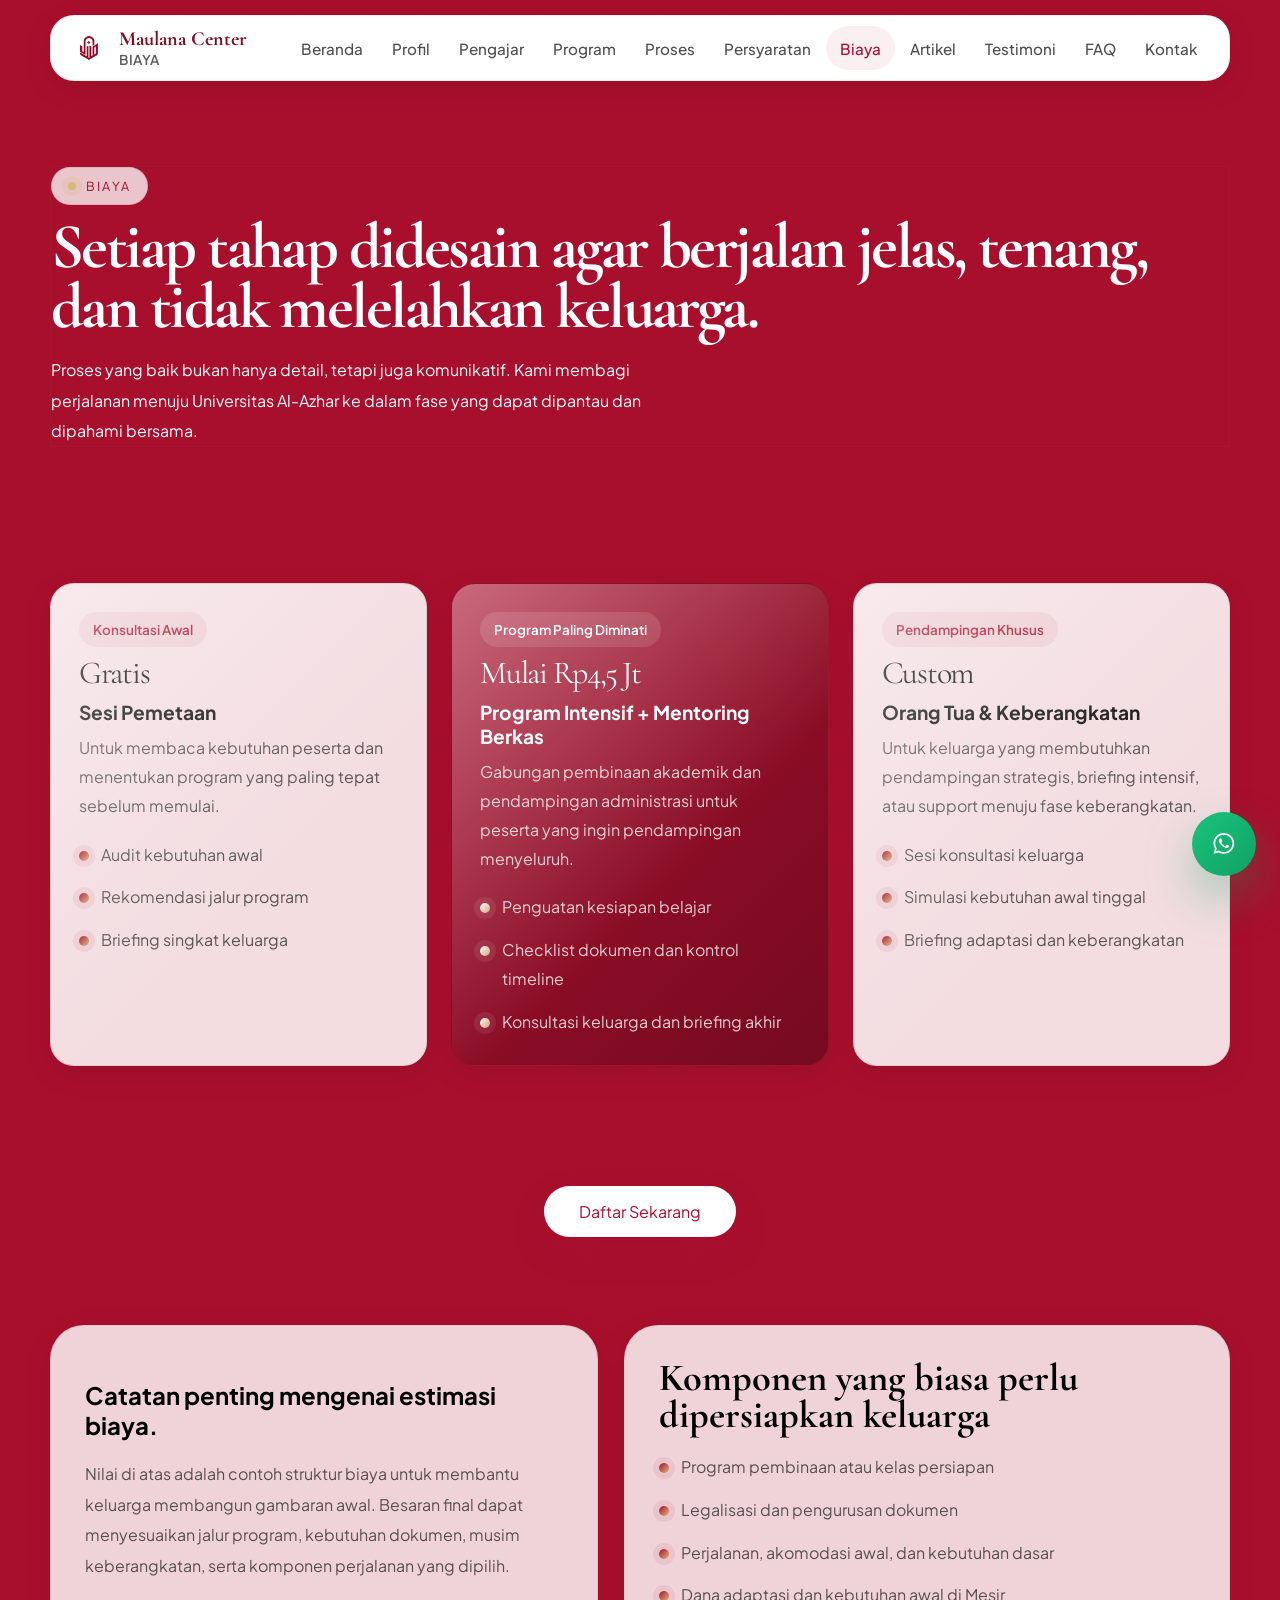
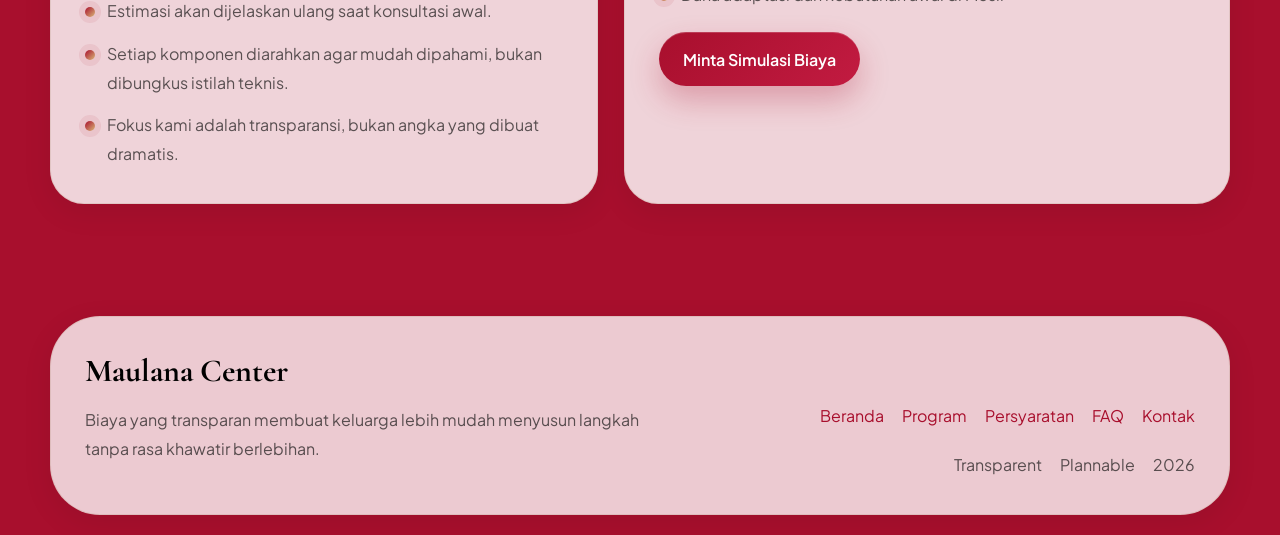
<file: biaya/index.html>
<!DOCTYPE html>
<html lang="id">

<head>
  <meta charset="UTF-8" />
  <meta name="viewport" content="width=device-width, initial-scale=1.0" />

  <base href="../" />

  <title>Biaya | Maulana Center</title>
  <meta property="og:image" content="https://maulanacenter.web.id/aset/ogimage.png">

  <link rel="icon" type="image/png" href="https://maulanacenter.web.id/favicon.png">

  <link rel="preconnect" href="https://fonts.googleapis.com" />
  <link rel="preconnect" href="https://fonts.gstatic.com" crossorigin />

  <meta name="google" content="notranslate" />

  <link
    href="https://fonts.googleapis.com/css2?family=Cormorant+Garamond:wght@500;600;700&amp;family=Plus+Jakarta+Sans:wght@400;500;600;700;800&amp;display=swap"
    rel="stylesheet" />
  <link rel="stylesheet" href="4profil.css" />

  <script src="script.js" defer></script>
</head>

<body class="is-loading">

  <div class="ambient-grid" aria-hidden="true"></div>

  <div class="page-wrap">
    <div data-navbar></div>
    <main>
      <!-- HERO SECTION BARU KHUSUS HALAMAN BIAYA -->
      <section class="page-hero">
        <div class="page-hero-panel scroll-reveal">
          <div class="page-hero-copy">
            <span class="section-label">Biaya</span>
            <h1>Setiap tahap didesain agar berjalan jelas, tenang, dan tidak melelahkan keluarga.</h1>
            <p>
              Proses yang baik bukan hanya detail, tetapi juga komunikatif. Kami membagi perjalanan menuju
              Universitas Al-Azhar ke dalam fase yang dapat dipantau dan dipahami bersama.
            </p>
          </div>
        </div>
      </section>

      <section id="detail-biaya" class="section section--compact">
        <div class="container">
          <div class="pricing-grid">
            <article class="pricing-card scroll-reveal">
              <span class="pricing-note">Konsultasi Awal</span>
              <div class="pricing-price">Gratis</div>
              <h3>Sesi Pemetaan</h3>
              <p>Untuk membaca kebutuhan peserta dan menentukan program yang paling tepat sebelum memulai.</p>
              <ul class="pricing-features" style="margin-top: 20px;">
                <li>Audit kebutuhan awal</li>
                <li>Rekomendasi jalur program</li>
                <li>Briefing singkat keluarga</li>
              </ul>
            </article>

            <article class="pricing-card featured scroll-reveal">
              <span class="pricing-note">Program Paling Diminati</span>
              <div class="pricing-price">Mulai Rp4,5 Jt</div>
              <h3>Program Intensif + Mentoring Berkas</h3>
              <p>Gabungan pembinaan akademik dan pendampingan administrasi untuk peserta yang ingin pendampingan
                menyeluruh.</p>
              <ul class="pricing-features" style="margin-top: 20px;">
                <li>Penguatan kesiapan belajar</li>
                <li>Checklist dokumen dan kontrol timeline</li>
                <li>Konsultasi keluarga dan briefing akhir</li>
              </ul>
            </article>

            <article class="pricing-card scroll-reveal">
              <span class="pricing-note">Pendampingan Khusus</span>
              <div class="pricing-price">Custom</div>
              <h3>Orang Tua &amp; Keberangkatan</h3>
              <p>Untuk keluarga yang membutuhkan pendampingan strategis, briefing intensif, atau support menuju fase
                keberangkatan.</p>
              <ul class="pricing-features" style="margin-top: 20px;">
                <li>Sesi konsultasi keluarga</li>
                <li>Simulasi kebutuhan awal tinggal</li>
                <li>Briefing adaptasi dan keberangkatan</li>
              </ul>
            </article>

            <!-- MODAL PENDAFTARAN -->
            <div id="modal-pendaftaran" class="modal-overlay">
              <div class="modal-container">
                <div class="modal-close">
                  <svg viewBox="0 0 24 24" fill="none" stroke="currentColor">
                    <path d="M18 6L6 18M6 6l12 12" />
                  </svg>
                </div>
                <div class="modal-body">
                  <h2>Formulir Pendaftaran</h2>
                  <form id="pendaftaran-wa" class="contact-form">
                    <div class="form-grid">
                      <div class="field">
                        <label for="reg-nama">Nama Lengkap</label>
                        <input type="text" id="reg-nama" placeholder="Contoh: Ahmad Fauzi" required>
                      </div>
                      <div class="field">
                        <label for="reg-wa">Nomor WhatsApp</label>
                        <input type="text" id="reg-wa" placeholder="Contoh: 08123456789" required>
                      </div>
                    </div>

                    <div class="form-grid">
                      <div class="field">
                        <label for="reg-domisili">Domisili (Kota)</label>
                        <input type="text" id="reg-domisili" placeholder="Contoh: Jakarta" required>
                      </div>
                      <div class="field">
                        <label for="reg-umur">Umur</label>
                        <input type="number" id="reg-umur" placeholder="Tahun" required>
                      </div>
                    </div>

                    <div class="field">
                      <label for="reg-sekolah">Asal Sekolah / Instansi</label>
                      <select id="reg-sekolah" required>
                        <option value="" disabled selected>Pilih Status Sekolah</option>
                        <option value="SMA/MA Umum">SMA / MA Umum</option>
                        <option value="Ma'had / Pesantren">Ma'had / Pesantren</option>
                        <option value="Tidak Sekolah / Alumni">Tidak Sekolah / Alumni</option>
                      </select>
                    </div>
                    <div class="field">
                      <label for="reg-paket">Pilihan Paket</label>
                      <select id="reg-paket" required>
                        <option value="" disabled selected>Pilih Paket</option>
                        <option value="Paket 1: Sesi Pemetaan">Paket 1: Sesi Pemetaan (Gratis)</option>
                        <option value="Paket 2: Intensif + Mentoring">Paket 2: Intensif + Mentoring</option>
                        <option value="Paket 3: Custom Pendampingan">Paket 3: Custom Pendampingan</option>
                      </select>
                    </div>
                    <button type="submit" class="button" style="width: 100%; margin-top: 10px;">Kirim ke
                      WhatsApp</button>
                  </form>
                </div>
              </div>
            </div>
          </div>
        </div>
      </section>

      <div class="container-center">
        <button class="button1 modal-trigger" data-target="modal-pendaftaran">Daftar Sekarang</button>
      </div>

      <section class="section section--compact">
        <div class="container">
          <div class="split-layout">
            <article class="story-panel scroll-reveal">
              <h2>Catatan penting mengenai estimasi biaya.</h2>
              <p>
                Nilai di atas adalah contoh struktur biaya untuk membantu keluarga membangun gambaran awal. Besaran
                final dapat menyesuaikan jalur program, kebutuhan dokumen, musim keberangkatan, serta komponen
                perjalanan yang dipilih.
              </p>
              <ul class="check-list">
                <li>Estimasi akan dijelaskan ulang saat konsultasi awal.</li>
                <li>Setiap komponen diarahkan agar mudah dipahami, bukan dibungkus istilah teknis.</li>
                <li>Fokus kami adalah transparansi, bukan angka yang dibuat dramatis.</li>
              </ul>
            </article>

            <article class="story-panel scroll-reveal">
              <h3>Komponen yang biasa perlu dipersiapkan keluarga</h3>
              <ul class="milestone-list">
                <li>Program pembinaan atau kelas persiapan</li>
                <li>Legalisasi dan pengurusan dokumen</li>
                <li>Perjalanan, akomodasi awal, dan kebutuhan dasar</li>
                <li>Dana adaptasi dan kebutuhan awal di Mesir</li>
              </ul>
              <div style="margin-top: 22px;">
                <a class="button" href="kontak/#form-kontak">Minta Simulasi Biaya</a>
              </div>
            </article>
          </div>
        </div>
      </section>
    </main>

    <footer class="footer">
      <div class="footer-shell">
        <div class="footer-brand">
          <h3>Maulana Center</h3>
          <p>Biaya yang transparan membuat keluarga lebih mudah menyusun langkah tanpa rasa khawatir berlebihan.</p>
        </div>
        <div>
          <div class="footer-links">
            <a href="./" style="color: #a80f2d;">Beranda</a>
            <a href="program/" style="color: #a80f2d;">Program</a>
            <a href="persyaratan/" style="color: #a80f2d;">Persyaratan</a>
            <a href="faq/" style="color: #a80f2d;">FAQ</a>
            <a href="kontak/" style="color: #a80f2d;">Kontak</a>
          </div>
          <div class="footer-meta">
            <span>Transparent</span>
            <span>Plannable</span>
            <span data-current-year></span>
          </div>
        </div>
      </div>
    </footer>
  </div>

  <a class="whatsapp-float" href="https://wa.me/6285161808524" target="_blank" rel="noreferrer"
    aria-label="Hubungi via WhatsApp">
    <svg viewBox="0 0 32 32" aria-hidden="true">
      <path
        d="M27.7 15.3c0 6.5-5.3 11.8-11.8 11.8-2.1 0-4-.5-5.8-1.5l-6 1.6 1.6-5.8A11.7 11.7 0 0 1 4 15.3C4 8.8 9.3 3.5 15.8 3.5s11.9 5.3 11.9 11.8Zm-11.9-9.9c-5.4 0-9.8 4.4-9.8 9.9 0 1.9.5 3.7 1.5 5.2l.2.3-.9 3.5 3.6-.9.3.2c1.5 1 3.2 1.5 5.1 1.5 5.4 0 9.9-4.4 9.9-9.8 0-5.5-4.5-9.9-9.9-9.9Zm5.8 12.6c-.3-.2-1.8-.9-2-.9-.3-.1-.5-.2-.7.2s-.8.9-.9 1.1c-.2.2-.4.2-.7.1-.3-.2-1.3-.5-2.5-1.6a9.4 9.4 0 0 1-1.7-2.2c-.2-.3 0-.5.1-.7.1-.1.3-.4.5-.5.2-.2.2-.3.3-.5s0-.4 0-.5c-.1-.2-.7-1.7-.9-2.3-.2-.6-.4-.5-.7-.5h-.6c-.2 0-.5.1-.7.4-.2.3-1 1-.9 2.4 0 1.4 1 2.7 1.1 2.9.1.2 2 3 4.8 4.3.7.3 1.2.5 1.6.6.7.2 1.3.2 1.8.1.6-.1 1.8-.7 2-1.4.3-.7.3-1.3.2-1.4-.1-.1-.3-.2-.6-.3Z">
      </path>
    </svg>
  </a>
</body>

</html>
</file>
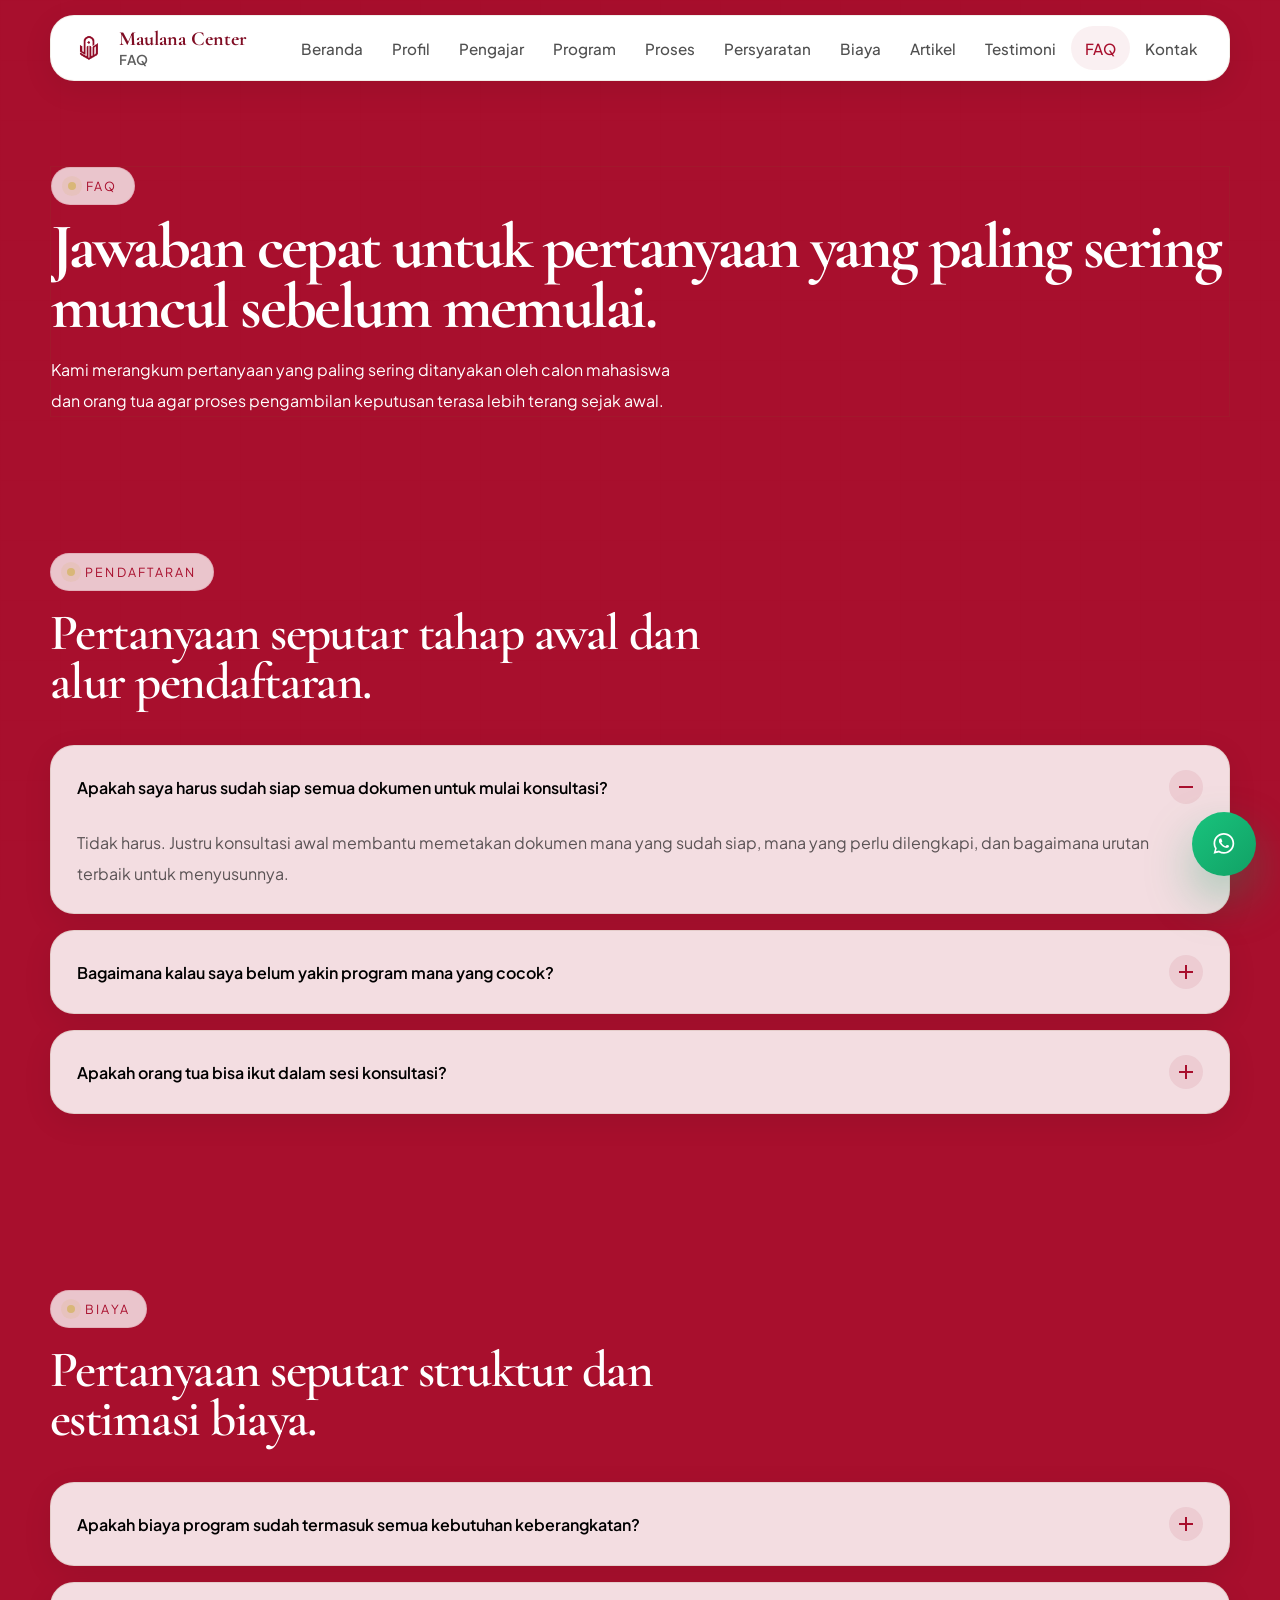
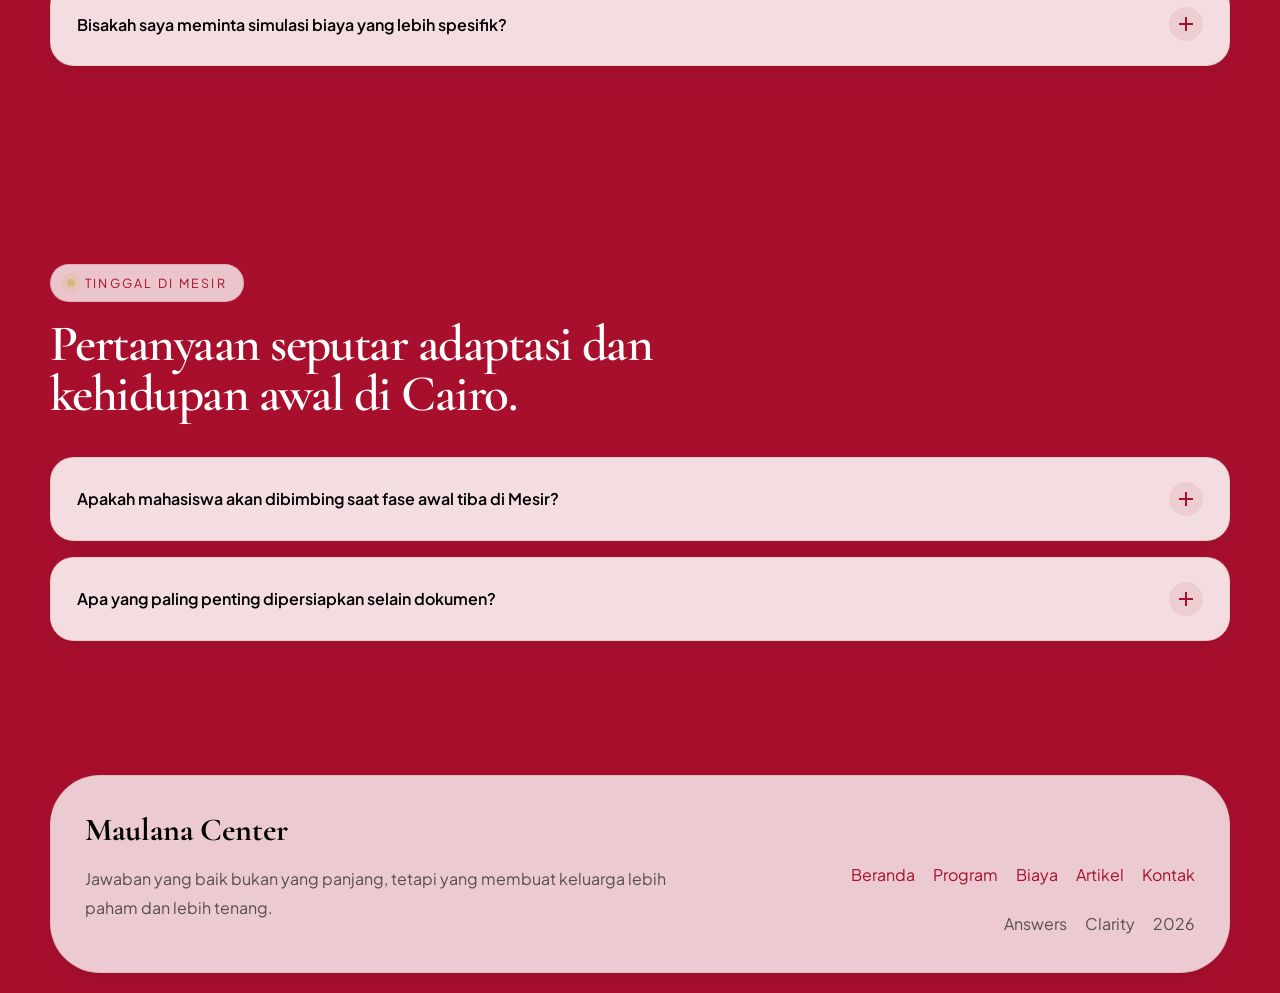
<file: faq/index.html>
<!DOCTYPE html>
<html lang="id">

<head>
  <meta charset="UTF-8" />
  <meta name="viewport" content="width=device-width, initial-scale=1.0" />

  <base href="../" />

  <title>FAQ | Maulana Center</title>
  <meta property="og:image" content="https://maulanacenter.web.id/aset/ogimage.png">

  <link rel="icon" type="image/png" href="https://maulanacenter.web.id/favicon.png">

  <link rel="preconnect" href="https://fonts.googleapis.com" />
  <link rel="preconnect" href="https://fonts.gstatic.com" crossorigin />

  <meta name="google" content="notranslate" />

  <link
    href="https://fonts.googleapis.com/css2?family=Cormorant+Garamond:wght@500;600;700&amp;family=Plus+Jakarta+Sans:wght@400;500;600;700;800&amp;display=swap"
    rel="stylesheet" />
  <link rel="stylesheet" href="4profil.css" />

  <script src="script.js" defer></script>
</head>

<body class="is-loading">

  <div class="ambient-grid" aria-hidden="true"></div>

  <div class="page-wrap">
    <div data-navbar></div>
    <main>
      <section class="page-hero">
        <div class="page-hero-panel scroll-reveal">
          <div class="page-hero-copy">
            <span class="section-label">FAQ</span>
            <h1>Jawaban cepat untuk pertanyaan yang paling sering muncul sebelum memulai.</h1>
            <p>
              Kami merangkum pertanyaan yang paling sering ditanyakan oleh calon mahasiswa dan orang tua agar
              proses pengambilan keputusan terasa lebih terang sejak awal.
            </p>
          </div>
        </div>
  </div>
  </section>

  <section class="section section--compact" id="admission">
    <div class="container">
      <div class="section-head scroll-reveal">
        <span class="section-label">Pendaftaran</span>
        <h2>Pertanyaan seputar tahap awal dan alur pendaftaran.</h2>
      </div>

      <div class="faq-accordion">
        <article class="faq-item scroll-reveal" data-open="true">
          <button class="faq-question" type="button">
            <span>Apakah saya harus sudah siap semua dokumen untuk mulai konsultasi?</span>
            <span></span>
          </button>
          <div class="faq-answer">
            <div class="faq-answer-inner">
              Tidak harus. Justru konsultasi awal membantu memetakan dokumen mana yang sudah siap, mana yang
              perlu dilengkapi, dan bagaimana urutan terbaik untuk menyusunnya.
            </div>
          </div>
        </article>

        <article class="faq-item scroll-reveal">
          <button class="faq-question" type="button">
            <span>Bagaimana kalau saya belum yakin program mana yang cocok?</span>
            <span></span>
          </button>
          <div class="faq-answer">
            <div class="faq-answer-inner">
              Itu hal yang sangat umum. Tim kami akan membantu membaca kondisi awal Anda dan memberi rekomendasi
              jalur pendampingan berdasarkan kebutuhan nyata, bukan sekadar paket yang tersedia.
            </div>
          </div>
        </article>

        <article class="faq-item scroll-reveal">
          <button class="faq-question" type="button">
            <span>Apakah orang tua bisa ikut dalam sesi konsultasi?</span>
            <span></span>
          </button>
          <div class="faq-answer">
            <div class="faq-answer-inner">
              Bisa. Bahkan kami sangat menganjurkan sesi bersama jika keluarga ingin mendapatkan penjelasan yang
              sama secara langsung tentang proses, risiko, dan kesiapan yang perlu dibangun.
            </div>
          </div>
        </article>
      </div>
    </div>
  </section>

  <section class="section section--compact" id="biaya-faq">
    <div class="container">
      <div class="section-head scroll-reveal">
        <span class="section-label">Biaya</span>
        <h2>Pertanyaan seputar struktur dan estimasi biaya.</h2>
      </div>

      <div class="faq-accordion">
        <article class="faq-item scroll-reveal">
          <button class="faq-question" type="button">
            <span>Apakah biaya program sudah termasuk semua kebutuhan keberangkatan?</span>
            <span></span>
          </button>
          <div class="faq-answer">
            <div class="faq-answer-inner">
              Tidak selalu. Ada komponen yang sifatnya program, ada juga yang terkait perjalanan, dokumen, atau
              kebutuhan awal tinggal. Karena itu kami memisahkan penjelasan agar keluarga lebih mudah memahami.
            </div>
          </div>
        </article>

        <article class="faq-item scroll-reveal">
          <button class="faq-question" type="button">
            <span>Bisakah saya meminta simulasi biaya yang lebih spesifik?</span>
            <span></span>
          </button>
          <div class="faq-answer">
            <div class="faq-answer-inner">
              Bisa. Setelah konsultasi awal, kami dapat membantu membuat simulasi yang lebih relevan sesuai tahap,
              kebutuhan dokumen, dan model pendampingan yang Anda pilih.
            </div>
          </div>
        </article>
      </div>
    </div>
  </section>

  <section class="section" id="tinggal">
    <div class="container">
      <div class="section-head scroll-reveal">
        <span class="section-label">Tinggal di Mesir</span>
        <h2>Pertanyaan seputar adaptasi dan kehidupan awal di Cairo.</h2>
      </div>

      <div class="faq-accordion">
        <article class="faq-item scroll-reveal">
          <button class="faq-question" type="button">
            <span>Apakah mahasiswa akan dibimbing saat fase awal tiba di Mesir?</span>
            <span></span>
          </button>
          <div class="faq-answer">
            <div class="faq-answer-inner">
              Kami menyiapkan briefing keberangkatan dan panduan adaptasi awal agar mahasiswa memiliki bekal yang
              lebih jelas. Detail pendampingan lapangan menyesuaikan skema program dan waktu keberangkatan.
            </div>
          </div>
        </article>

        <article class="faq-item scroll-reveal">
          <button class="faq-question" type="button">
            <span>Apa yang paling penting dipersiapkan selain dokumen?</span>
            <span></span>
          </button>
          <div class="faq-answer">
            <div class="faq-answer-inner">
              Kesiapan mental, disiplin belajar, komunikasi keluarga, dan kemampuan beradaptasi sering kali sama
              pentingnya dengan dokumen. Kami selalu memasukkan unsur ini dalam pembekalan.
            </div>
          </div>
        </article>
      </div>
    </div>
  </section>
  </main>

  <footer class="footer">
    <div class="footer-shell">
      <div class="footer-brand">
        <h3>Maulana Center</h3>
        <p>Jawaban yang baik bukan yang panjang, tetapi yang membuat keluarga lebih paham dan lebih tenang.</p>
      </div>
      <div>
        <div class="footer-links">
          <a href="./" style="color: #a80f2d;">Beranda</a>
          <a href="program/" style="color: #a80f2d;">Program</a>
          <a href="biaya/" style="color: #a80f2d;">Biaya</a>
          <a href="artikel/" style="color: #a80f2d;">Artikel</a>
          <a href="kontak/" style="color: #a80f2d;">Kontak</a>
        </div>
        <div class="footer-meta">
          <span>Answers</span>
          <span>Clarity</span>
          <span data-current-year></span>
        </div>
      </div>
    </div>
  </footer>
  </div>

  <a class="whatsapp-float" href="https://wa.me/6281522775390" target="_blank" rel="noreferrer"
    aria-label="Hubungi via WhatsApp">
    <svg viewBox="0 0 32 32" aria-hidden="true">
      <path
        d="M27.7 15.3c0 6.5-5.3 11.8-11.8 11.8-2.1 0-4-.5-5.8-1.5l-6 1.6 1.6-5.8A11.7 11.7 0 0 1 4 15.3C4 8.8 9.3 3.5 15.8 3.5s11.9 5.3 11.9 11.8Zm-11.9-9.9c-5.4 0-9.8 4.4-9.8 9.9 0 1.9.5 3.7 1.5 5.2l.2.3-.9 3.5 3.6-.9.3.2c1.5 1 3.2 1.5 5.1 1.5 5.4 0 9.9-4.4 9.9-9.8 0-5.5-4.5-9.9-9.9-9.9Zm5.8 12.6c-.3-.2-1.8-.9-2-.9-.3-.1-.5-.2-.7.2s-.8.9-.9 1.1c-.2.2-.4.2-.7.1-.3-.2-1.3-.5-2.5-1.6a9.4 9.4 0 0 1-1.7-2.2c-.2-.3 0-.5.1-.7.1-.1.3-.4.5-.5.2-.2.2-.3.3-.5s0-.4 0-.5c-.1-.2-.7-1.7-.9-2.3-.2-.6-.4-.5-.7-.5h-.6c-.2 0-.5.1-.7.4-.2.3-1 1-.9 2.4 0 1.4 1 2.7 1.1 2.9.1.2 2 3 4.8 4.3.7.3 1.2.5 1.6.6.7.2 1.3.2 1.8.1.6-.1 1.8-.7 2-1.4.3-.7.3-1.3.2-1.4-.1-.1-.3-.2-.6-.3Z">
      </path>
    </svg>
  </a>
</body>

</html>
</file>
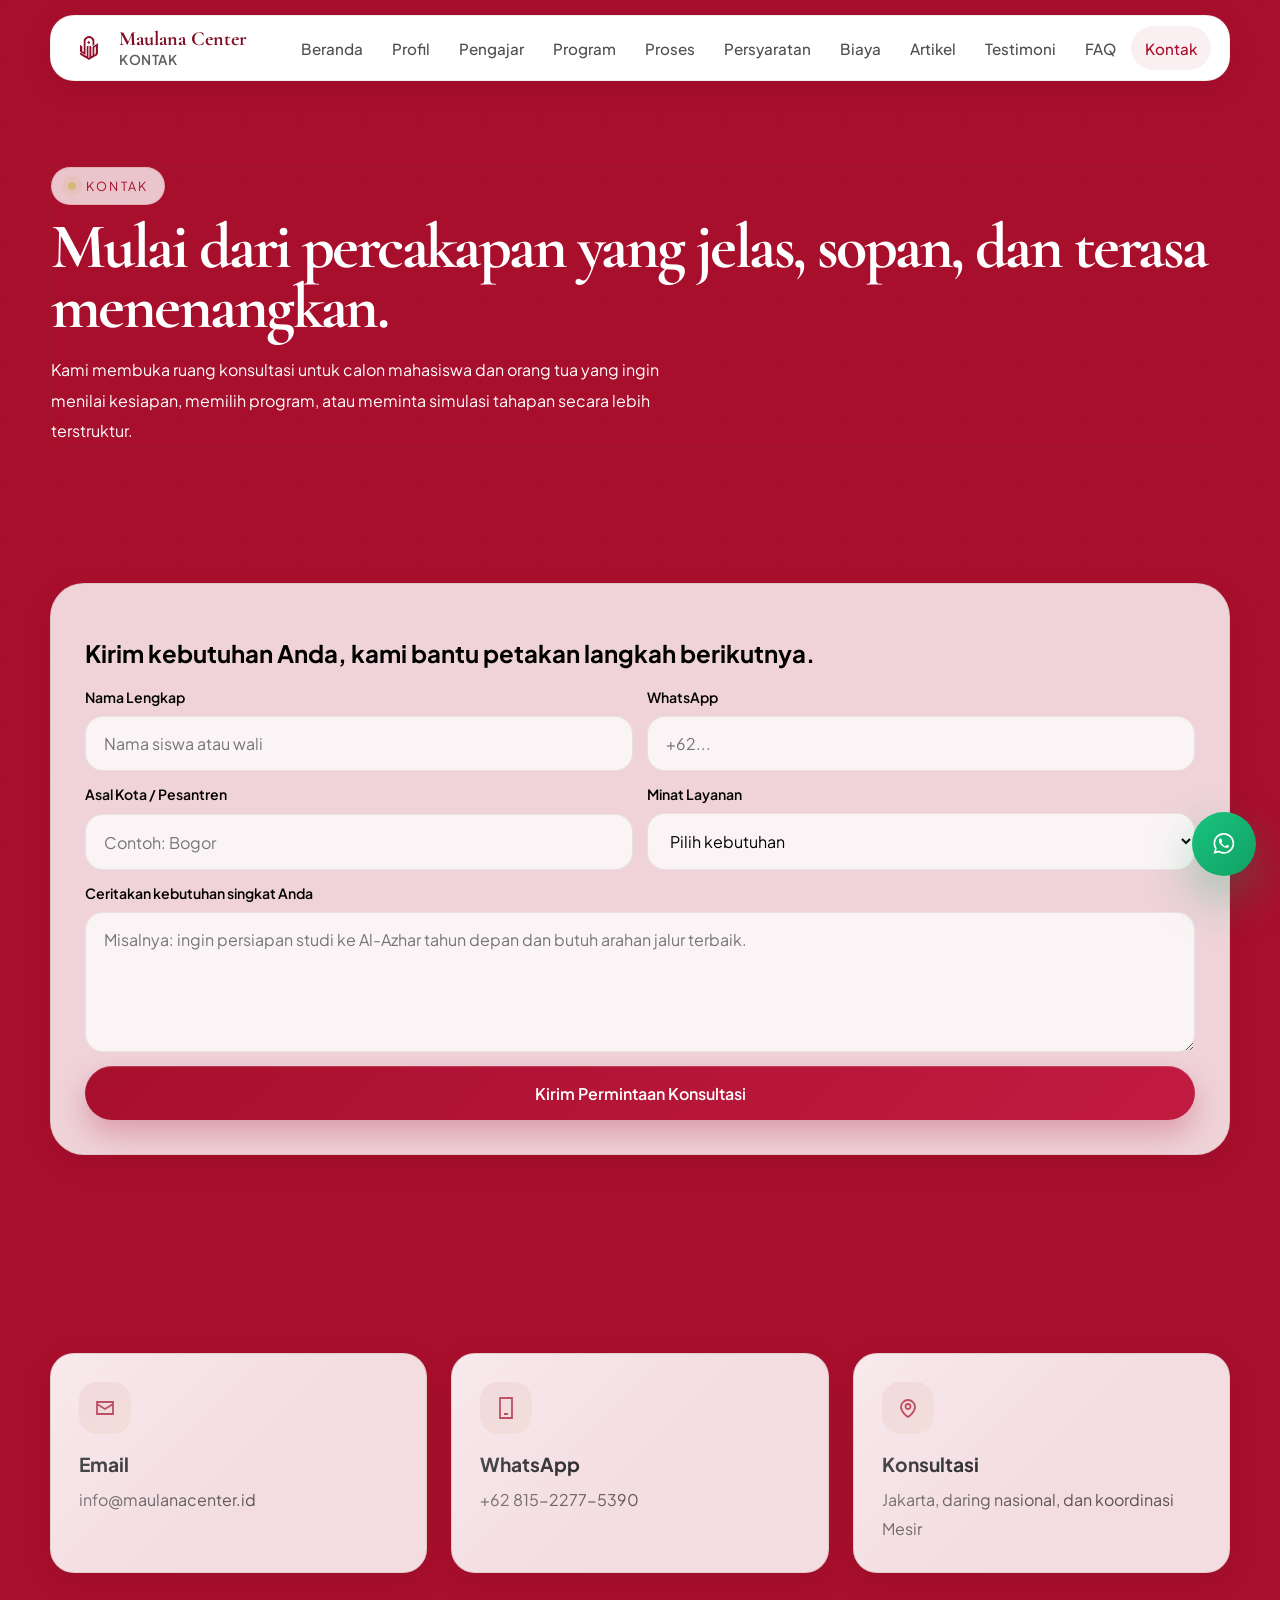
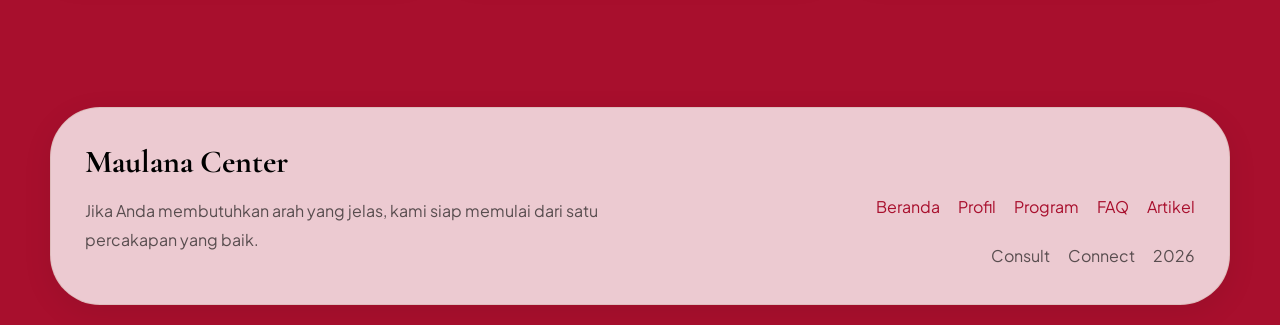
<file: kontak/index.html>
<!DOCTYPE html>
<html lang="id">

<head>
  <meta charset="UTF-8" />
  <meta name="viewport" content="width=device-width, initial-scale=1.0" />

  <base href="../" />

  <title>Kontak | Maulana Center</title>
  <meta property="og:image" content="https://maulanacenter.web.id/aset/ogimage.png">

  <link rel="icon" type="image/png" href="https://maulanacenter.web.id/favicon.png">

  <link rel="preconnect" href="https://fonts.googleapis.com" />
  <link rel="preconnect" href="https://fonts.gstatic.com" crossorigin />

  <meta name="google" content="notranslate" />

  <link
    href="https://fonts.googleapis.com/css2?family=Cormorant+Garamond:wght@500;600;700&amp;family=Plus+Jakarta+Sans:wght@400;500;600;700;800&amp;display=swap"
    rel="stylesheet" />
  <link rel="stylesheet" href="4profil.css" />

  <script src="script.js" defer></script>
</head>

<body class="is-loading">

  <div class="ambient-grid" aria-hidden="true"></div>

  <div class="page-wrap">
    <div data-navbar></div>
    <main>
      <section class="page-hero">
        <div class="page-hero-panel scroll-reveal">
          <div class="page-hero-copy">
            <span class="section-label">Kontak</span>
            <h1>Mulai dari percakapan yang jelas, sopan, dan terasa menenangkan.</h1>
            <p>
              Kami membuka ruang konsultasi untuk calon mahasiswa dan orang tua yang ingin menilai kesiapan,
              memilih program, atau meminta simulasi tahapan secara lebih terstruktur.
            </p>
          </div>
        </div>
  </div>
  </section>

  <section class="section section--compact" id="form-kontak">
    <div class="container">
      <div class="contact-grid contact-grid--single">
        <article class="story-panel scroll-reveal">
          <h2>Kirim kebutuhan Anda, kami bantu petakan langkah berikutnya.</h2>
          <form class="contact-form">
            <div class="form-grid">
              <div class="field">
                <label for="nama">Nama Lengkap</label>
                <input id="nama" type="text" placeholder="Nama siswa atau wali" />
              </div>
              <div class="field">
                <label for="whatsapp">WhatsApp</label>
                <input id="whatsapp" type="tel" placeholder="+62..." />
              </div>
            </div>

            <div class="form-grid">
              <div class="field">
                <label for="asal">Asal Kota / Pesantren</label>
                <input id="asal" type="text" placeholder="Contoh: Bogor" />
              </div>
              <div class="field">
                <label for="minat">Minat Layanan</label>
                <select id="minat">
                  <option>Pilih kebutuhan</option>
                  <option>Pendaftaran Tahdid Mustawa</option>
                  <option>Program intensif</option>
                  <option>Kelas bahasa Arab</option>
                  <option>Mentoring berkas</option>
                  <option>Konsultasi orang tua</option>
                  <option>Lainnya</option>
                </select>
              </div>
            </div>

            <div class="field">
              <label for="pesan">Ceritakan kebutuhan singkat Anda</label>
              <textarea id="pesan"
                placeholder="Misalnya: ingin persiapan studi ke Al-Azhar tahun depan dan butuh arahan jalur terbaik."></textarea>
            </div>

            <button class="button" type="submit">Kirim Permintaan Konsultasi</button>
          </form>
        </article>
      </div>
    </div>
  </section>

  <section class="section">
    <div class="container">
      <div class="contact-grid contact-grid--three">
        <article class="contact-card scroll-reveal">
          <div class="icon-badge">
            <svg viewBox="0 0 24 24" fill="none" stroke-width="1.8">
              <path d="M4 6h16v12H4zM4 8l8 5 8-5" />
            </svg>
          </div>
          <h3>Email</h3>
          <p>info@maulanacenter.id</p>
        </article>

        <article class="contact-card scroll-reveal">
          <div class="icon-badge">
            <svg viewBox="0 0 24 24" fill="none" stroke-width="1.8">
              <path d="M6 2h12v20H6zM10 18h4" />
            </svg>
          </div>
          <h3>WhatsApp</h3>
          <p>+62 815-2277-5390</p>
        </article>

        <article class="contact-card scroll-reveal">
          <div class="icon-badge">
            <svg viewBox="0 0 24 24" fill="none" stroke-width="1.8">
              <path d="M12 21s7-4.4 7-10a7 7 0 1 0-14 0c0 5.6 7 10 7 10Z" />
              <path d="M12 13a2.5 2.5 0 1 0 0-5 2.5 2.5 0 0 0 0 5Z" />
            </svg>
          </div>
          <h3>Konsultasi</h3>
          <p>Jakarta, daring nasional, dan koordinasi Mesir</p>
        </article>
      </div>
    </div>
  </section>
  </main>

  <footer class="footer">
    <div class="footer-shell">
      <div class="footer-brand">
        <h3>Maulana Center</h3>
        <p>Jika Anda membutuhkan arah yang jelas, kami siap memulai dari satu percakapan yang baik.</p>
      </div>
      <div>
        <div class="footer-links">
          <a href="./" style="color: #a80f2d;">Beranda</a>
          <a href="profil/" style="color: #a80f2d;">Profil</a>
          <a href="program/" style="color: #a80f2d;">Program</a>
          <a href="faq/" style="color: #a80f2d;">FAQ</a>
          <a href="artikel/" style="color: #a80f2d;">Artikel</a>
        </div>
        <div class="footer-meta">
          <span>Consult</span>
          <span>Connect</span>
          <span data-current-year></span>
        </div>
      </div>
    </div>
  </footer>
  </div>

  <a class="whatsapp-float" href="https://wa.me/6281522775390" target="_blank" rel="noreferrer"
    aria-label="Hubungi via WhatsApp">
    <svg viewBox="0 0 32 32" aria-hidden="true">
      <path
        d="M27.7 15.3c0 6.5-5.3 11.8-11.8 11.8-2.1 0-4-.5-5.8-1.5l-6 1.6 1.6-5.8A11.7 11.7 0 0 1 4 15.3C4 8.8 9.3 3.5 15.8 3.5s11.9 5.3 11.9 11.8Zm-11.9-9.9c-5.4 0-9.8 4.4-9.8 9.9 0 1.9.5 3.7 1.5 5.2l.2.3-.9 3.5 3.6-.9.3.2c1.5 1 3.2 1.5 5.1 1.5 5.4 0 9.9-4.4 9.9-9.8 0-5.5-4.5-9.9-9.9-9.9Zm5.8 12.6c-.3-.2-1.8-.9-2-.9-.3-.1-.5-.2-.7.2s-.8.9-.9 1.1c-.2.2-.4.2-.7.1-.3-.2-1.3-.5-2.5-1.6a9.4 9.4 0 0 1-1.7-2.2c-.2-.3 0-.5.1-.7.1-.1.3-.4.5-.5.2-.2.2-.3.3-.5s0-.4 0-.5c-.1-.2-.7-1.7-.9-2.3-.2-.6-.4-.5-.7-.5h-.6c-.2 0-.5.1-.7.4-.2.3-1 1-.9 2.4 0 1.4 1 2.7 1.1 2.9.1.2 2 3 4.8 4.3.7.3 1.2.5 1.6.6.7.2 1.3.2 1.8.1.6-.1 1.8-.7 2-1.4.3-.7.3-1.3.2-1.4-.1-.1-.3-.2-.6-.3Z">
      </path>
    </svg>
  </a>
</body>

</html>
</file>
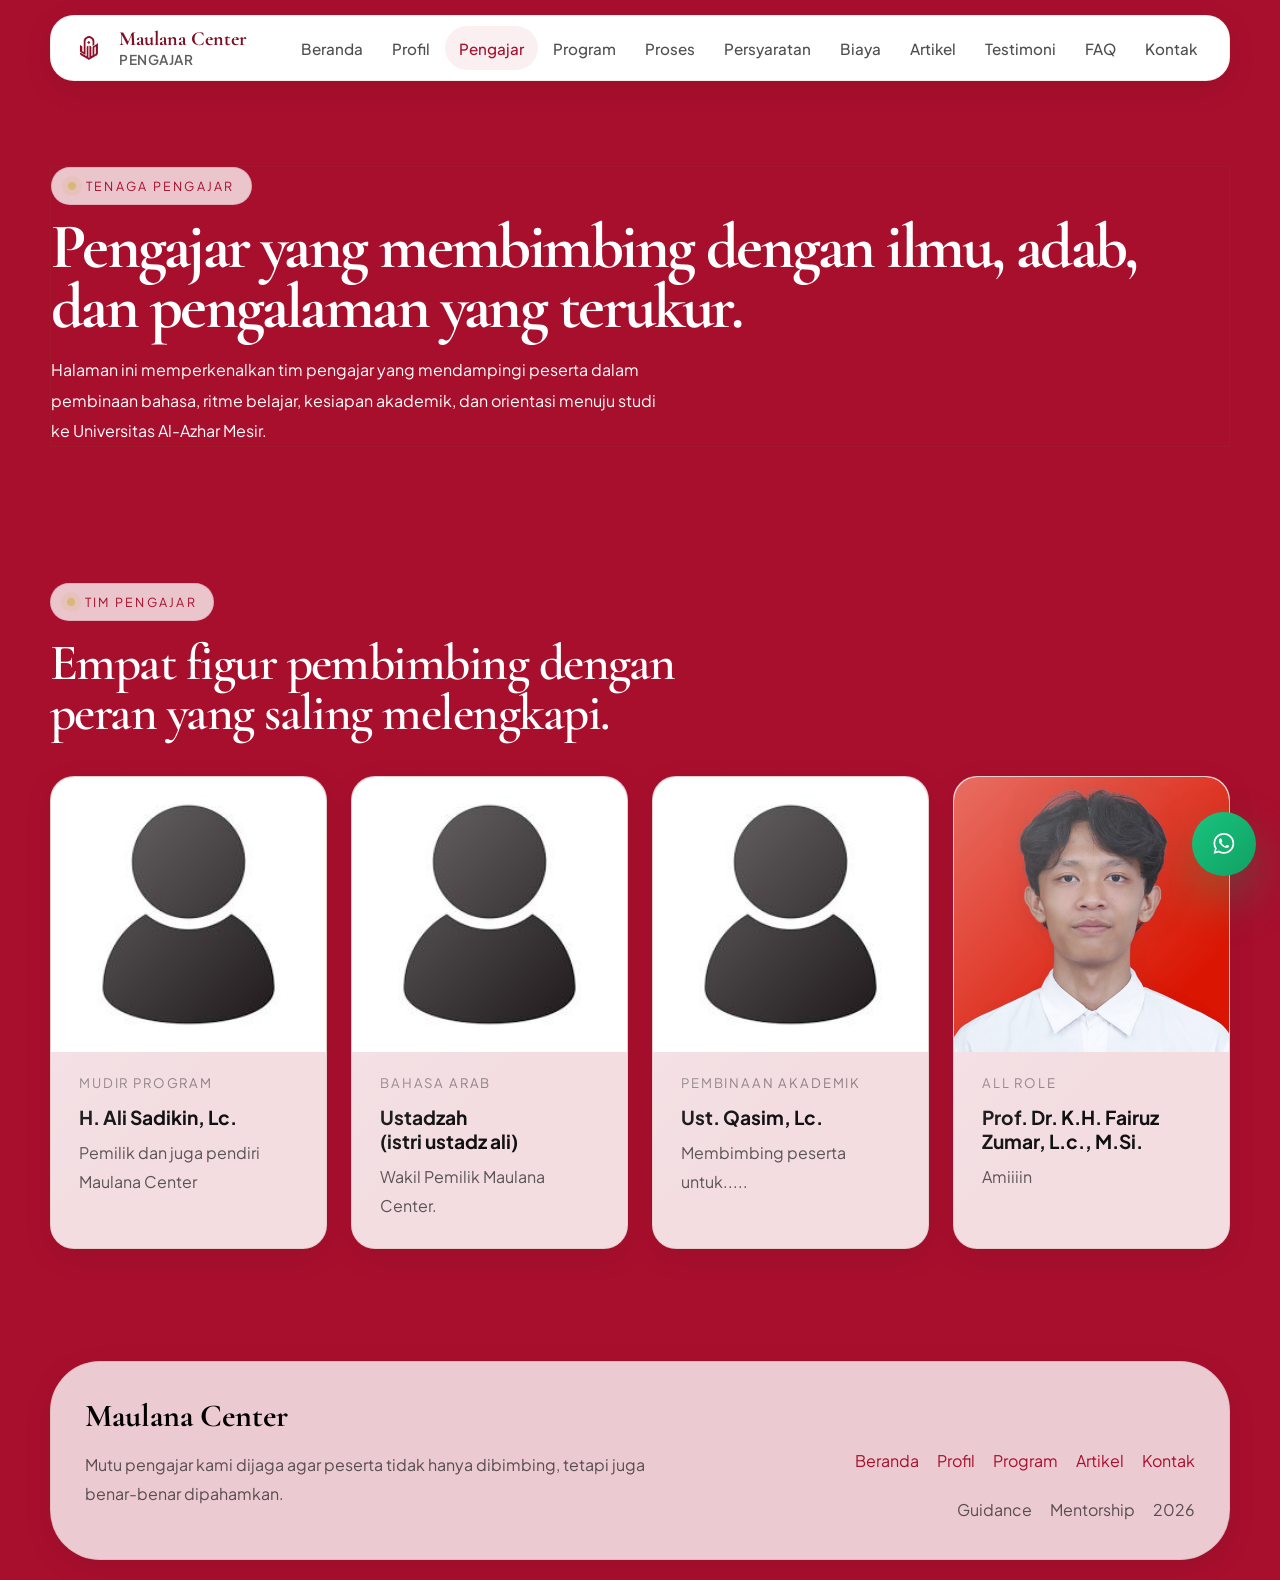
<file: pengajar/index.html>
<!DOCTYPE html>
<html lang="id">

<head>
  <meta charset="UTF-8" />
  <meta name="viewport" content="width=device-width, initial-scale=1.0" />

  <base href="../" />

  <title>Tenaga Pengajar | Maulana Center</title>
  <meta property="og:image" content="https://maulanacenter.web.id/aset/ogimage.png">

  <link rel="icon" type="image/png" href="https://maulanacenter.web.id/favicon.png">

  <link rel="preconnect" href="https://fonts.googleapis.com" />
  <link rel="preconnect" href="https://fonts.gstatic.com" crossorigin />

  <meta name="google" content="notranslate" />

  <link
    href="https://fonts.googleapis.com/css2?family=Cormorant+Garamond:wght@500;600;700&amp;family=Plus+Jakarta+Sans:wght@400;500;600;700;800&amp;display=swap"
    rel="stylesheet" />
  <style>
    :root {
      --color-bg: #fbf8f1;
      --color-surface: rgba(255, 255, 255, 0.82);
      --color-surface-strong: #ffffff;
      --color-surface-muted: #f4ede2;
      --color-border: rgba(125, 90, 40, 0.14);
      --color-text: #ffffff;
      --color-text-soft: rgba(255, 255, 255, 0.8);
      --color-primary: #a80f2d;
      --color-primary-deep: #7f0c23;
      --color-secondary: #d9b778;
      --color-emerald: #0f6d62;
      --shadow-soft: 0 18px 60px rgba(54, 26, 17, 0.08);
      --shadow-card: 0 24px 80px rgba(81, 35, 27, 0.12);
      --radius-xl: 32px;
      --radius-lg: 24px;
      --radius-md: 18px;
      --radius-sm: 14px;
      --font-body: "Plus Jakarta Sans", sans-serif;
      --font-display: "Cormorant Garamond", serif;
      --container: min(1180px, calc(100% - 40px));
      --nav-height: 94px;
      --nav-offset: calc(var(--nav-height) + 38px);
      --nav-layer: 2147483000;
      --transition: 320ms cubic-bezier(0.22, 1, 0.36, 1);
    }

    * {
      box-sizing: border-box;
    }

    html {
      scroll-behavior: smooth;
      -webkit-text-size-adjust: 100%;
      scroll-padding-top: calc(var(--nav-height) + 40px);
      overflow-x: hidden;
    }

    body {
      margin: 0;
      font-family: var(--font-body);
      color: var(--color-text);
      background-color: #a80f2d;
      min-height: 100vh;
      overflow-x: hidden;
    }

    body::before {
      content: "";
      position: fixed;
      inset: 0;
      z-index: -2;
      background: radial-gradient(circle at 50% 10%, #90162a 0%, #4a0c16 100%);
    }

    body.is-loading {
      overflow: hidden;
    }

    body::before,
    body::after {
      content: none;
    }

    a {
      color: inherit;
      text-decoration: none;
    }

    img {
      display: block;
      width: 100%;
    }

    button,
    input,
    textarea,
    select {
      font: inherit;
    }

    button {
      border: 0;
      background: none;
      cursor: pointer;
    }

    :where(a, button, input, textarea, select, [role="button"]) {
      -webkit-tap-highlight-color: transparent;
    }

    :where(a, button, input, textarea, select, [role="button"]):focus {
      outline: none;
    }

    :where(a, button, input, textarea, select, [role="button"]):focus-visible {
      outline: 2px solid rgba(168, 15, 45, 0.55);
      outline-offset: 3px;
    }

    .loading-screen {
      position: fixed;
      inset: 0;
      display: grid;
      place-items: center;
      background:
        radial-gradient(circle at center, rgba(217, 183, 120, 0.14), transparent 34%),
        linear-gradient(135deg, rgba(12, 12, 12, 0.94), rgba(57, 18, 25, 0.97));
      z-index: 9999;
      transition: opacity 500ms ease, visibility 500ms ease;
    }

    .loading-screen.is-hidden {
      opacity: 0;
      visibility: hidden;
    }

    .loading-shell {
      display: grid;
      gap: 18px;
      justify-items: center;
      text-align: center;
      color: rgba(255, 255, 255, 0.86);
    }

    .loading-shell strong {
      display: block;
      margin-bottom: 8px;
      font-size: 1.15rem;
    }

    .loading-shell p {
      margin: 0;
      color: rgba(255, 255, 255, 0.68);
      line-height: 1.7;
    }

    .loading-emblem {
      width: 84px;
      height: 84px;
      border-radius: 28px;
      background: linear-gradient(135deg, rgba(255, 255, 255, 0.12), rgba(217, 183, 120, 0.24));
      border: 1px solid rgba(255, 255, 255, 0.18);
      position: relative;
      overflow: hidden;
      box-shadow: 0 20px 60px rgba(0, 0, 0, 0.22);
    }

    .loading-emblem::before,
    .loading-emblem::after {
      content: "";
      position: absolute;
      inset: 18px;
      border: 1px solid rgba(255, 255, 255, 0.5);
      border-bottom: 0;
      border-radius: 999px 999px 0 0;
    }

    .loading-emblem::after {
      inset: 28px 24px;
      animation: pulseGlow 1.8s ease-in-out infinite;
    }

    .loading-line {
      width: 160px;
      height: 3px;
      border-radius: 999px;
      background: rgba(255, 255, 255, 0.16);
      overflow: hidden;
    }

    .loading-line span {
      display: block;
      width: 45%;
      height: 100%;
      background: linear-gradient(90deg, rgba(217, 183, 120, 0), rgba(217, 183, 120, 1), rgba(255, 255, 255, 0));
      animation: loadingMove 1.2s linear infinite;
    }

    .page-wrap {
      position: relative;
      isolation: isolate;
    }

    .page-wrap>main {
      position: relative;
      z-index: 0;
      padding-top: var(--nav-offset);
    }

    .ambient-grid {
      position: fixed;
      inset: 0;
      pointer-events: none;
      z-index: -1;
      opacity: 0.22;
      background-image:
        linear-gradient(rgba(168, 15, 45, 0.05) 1px, transparent 1px),
        linear-gradient(90deg, rgba(168, 15, 45, 0.05) 1px, transparent 1px);
      background-size: 60px 60px;
    }

    .container {
      width: var(--container);
      margin: 0 auto;
    }

    .section {
      padding: 110px 0;
      position: relative;
    }

    .section--compact {
      padding: 88px 0;
    }

    .section-label {
      display: inline-flex;
      align-items: center;
      gap: 10px;
      padding: 10px 16px;
      border-radius: 999px;
      background: rgba(255, 255, 255, 0.76);
      border: 1px solid rgba(168, 15, 45, 0.12);
      font-size: 0.78rem;
      letter-spacing: 0.18em;
      text-transform: uppercase;
      color: var(--color-primary);
    }

    .section-label::before {
      content: "";
      width: 8px;
      height: 8px;
      border-radius: 50%;
      background: var(--color-secondary);
      box-shadow: 0 0 0 6px rgba(217, 183, 120, 0.18);
    }

    .section-head {
      max-width: 720px;
      margin-bottom: 38px;
      padding: 0px 0px 0px 0px;
    }

    .section-head h1,
    .section-head h2 {
      margin: 18px 0 16px;
      font-family: var(--font-display);
      font-weight: 600;
      font-size: clamp(2.6rem, 4vw, 4.4rem);
      line-height: 0.96;
      letter-spacing: -0.03em;
    }

    .section-head p {
      margin: 0;
      color: #ffffff;
      line-height: 1.8;
      max-width: 640px;
    }

    .eyebrow {
      text-transform: uppercase;
      font-size: 0.82rem;
      letter-spacing: 0.18em;
      color: rgba(255, 255, 255, 0.45);
    }

    .site-nav {
      position: fixed;
      top: 15px;
      left: 0;
      right: 0;
      z-index: var(--nav-layer);
      display: flex;
      justify-content: center;
      padding: 0 16px;
      pointer-events: none;
      isolation: isolate;
    }

    .nav-shell {
      pointer-events: auto;
      width: min(1240px, calc(100% - 28px));
      margin: 0 auto;
      min-height: var(--nav-height);
      display: flex;
      align-items: center;
      gap: 18px;
      padding: 18px 24px;
      border-radius: 28px;
      background: rgba(255, 255, 255, 0.9);
      border: 1px solid rgba(125, 90, 40, 0.12);
      box-shadow: 0 24px 60px rgba(59, 30, 17, 0.08);
      position: relative;
      z-index: 1;
      --color-text: #111111;
      --color-text-soft: rgba(17, 17, 17, 0.68);
      color: var(--color-text);
    }

    .brand {
      display: flex;
      align-items: center;
      gap: 12px;
      text-decoration: none;
      min-width: 0;
      flex: 1 1 auto;
    }

    .nav-img {
      height: 45px;
      width: auto;
      object-fit: contain;
    }

    .brand-copy {
      display: grid;
      gap: 2px;
      align-items: start;
      white-space: nowrap;
      min-width: 0;
    }

    .brand-mark {
      width: 54px;
      height: 54px;
      border-radius: 19px;
      background: linear-gradient(145deg, #f7efe0, #fff);
      border: 1px solid rgba(168, 15, 45, 0.12);
      position: relative;
      overflow: hidden;
      box-shadow: inset 0 1px 0 rgba(255, 255, 255, 0.8), 0 14px 28px rgba(83, 41, 23, 0.08);
    }

    .brand-mark span {
      position: absolute;
      inset: auto 10px 10px;
      height: 22px;
      border: 1.5px solid rgba(168, 15, 45, 0.82);
      border-bottom: 0;
      border-radius: 999px 999px 0 0;
    }

    .brand-mark span:last-child {
      inset: auto 16px 18px;
      height: 14px;
      border-color: rgba(15, 109, 98, 0.75);
    }

    .brand-copy strong {
      display: block;
      font-family: var(--font-display, "Cormorant Garamond", serif);
      font-size: 1.4rem;
      font-weight: 700;
      color: var(--color-primary-deep, #7f0c23);
      line-height: 1;
      overflow: hidden;
      text-overflow: ellipsis;
    }

    .brand-copy span {
      font-family: var(--font-body, "Plus Jakarta Sans", sans-serif);
      font-size: 0.85rem;
      color: var(--color-text-soft, rgba(17, 17, 17, 0.68));
      font-weight: 600;
      letter-spacing: 0.5px;
      display: flex;
      align-items: center;
    }

    .nav-current {
      display: block;
      font-size: 0.68rem;
      letter-spacing: 0.16em;
      text-transform: uppercase;
      color: rgba(127, 12, 35, 0.65);
    }

    .brand-copy span:not(.nav-current)::before {
      content: "";
      display: inline-block;
      width: 4px;
      height: 4px;
      border-radius: 50%;
      background-color: var(--color-secondary, #d9b778);
      margin: 0 10px;
    }

    .nav-menu {
      margin-left: auto;
      display: flex;
      align-items: center;
      gap: 24px;
      position: relative;
      z-index: 2;
    }

    .nav-links {
      list-style: none;
      display: flex;
      align-items: center;
      gap: 6px;
      padding: 0;
      margin: 0;
    }

    .nav-links>li>a,
    .nav-link-group>a {
      display: inline-flex;
      align-items: center;
      min-height: 44px;
      padding: 11px 14px;
      border-radius: 999px;
      font-size: 0.95rem;
      font-weight: 500;
      color: rgba(17, 17, 17, 0.74);
      transition: color var(--transition), background var(--transition), transform var(--transition);
    }

    .nav-links>li>a:hover,
    .nav-link-group>a:hover,
    .nav-links>li>a.is-active,
    .nav-link-group>a.is-active,
    .nav-links>li>a[aria-current="page"],
    .nav-link-group>a[aria-current="page"] {
      color: var(--color-primary);
      background: rgba(168, 15, 45, 0.06);
    }

    .nav-item {
      position: relative;
    }

    .nav-link-group {
      display: flex;
      align-items: center;
      gap: 2px;
    }

    .dropdown-toggle {
      width: 32px;
      height: 32px;
      border-radius: 50%;
      position: relative;
      color: rgba(17, 17, 17, 0.6);
    }

    .dropdown-toggle::before,
    .dropdown-toggle::after {
      content: "";
      position: absolute;
      top: 14px;
      width: 8px;
      height: 1.8px;
      background: currentColor;
      transition: transform var(--transition);
    }

    .dropdown-toggle::before {
      left: 10px;
      transform: rotate(45deg);
    }

    .dropdown-toggle::after {
      right: 10px;
      transform: rotate(-45deg);
    }

    .dropdown-panel {
      position: absolute;
      top: calc(100% + 12px);
      left: 0;
      min-width: 240px;
      display: grid;
      gap: 6px;
      padding: 14px;
      border-radius: 22px;
      background: rgba(255, 255, 255, 0.96);
      border: 1px solid rgba(125, 90, 40, 0.12);
      box-shadow: 0 30px 80px rgba(47, 19, 13, 0.1);
      opacity: 0;
      visibility: hidden;
      transform: translateY(10px);
      transition: opacity var(--transition), transform var(--transition), visibility var(--transition);
      pointer-events: none;
    }

    .dropdown-panel a {
      display: block;
      padding: 12px 14px;
      border-radius: 14px;
      color: rgba(17, 17, 17, 0.74);
      transition: background var(--transition), color var(--transition), transform var(--transition);
    }

    .dropdown-panel a:hover {
      background: rgba(168, 15, 45, 0.06);
      color: var(--color-primary);
      transform: translateX(4px);
    }

    .has-dropdown:hover .dropdown-panel,
    .has-dropdown:focus-within .dropdown-panel,
    .has-dropdown.is-open .dropdown-panel {
      opacity: 1;
      visibility: visible;
      transform: translateY(0);
      pointer-events: auto;
    }

    .has-dropdown.is-open .dropdown-toggle::before {
      transform: rotate(-45deg);
    }

    .has-dropdown.is-open .dropdown-toggle::after {
      transform: rotate(45deg);
    }

    .nav-cta,
    .button,
    .button-outline {
      display: inline-flex;
      align-items: center;
      justify-content: center;
      gap: 10px;
      border-radius: 999px;
      min-height: 54px;
      padding: 0 24px;
      font-weight: 600;
      transition: transform var(--transition), box-shadow var(--transition), background var(--transition), color var(--transition);
    }

    .nav-cta {
      color: #ffffff;
      background: linear-gradient(135deg, var(--color-primary), #c21b41);
      box-shadow: 0 14px 30px rgba(168, 15, 45, 0.28), inset 0 1px 0 rgba(255, 255, 255, 0.2);
    }

    .nav-cta:hover,
    .button:hover,
    .button-outline:hover {
      transform: translateY(-3px);
    }

    .button[disabled],
    button[disabled] {
      opacity: 0.72;
      cursor: default;
      pointer-events: none;
      transform: none;
    }

    .button {
      background: linear-gradient(135deg, var(--color-primary), #c21b41);
      color: #ffffff;
      box-shadow: 0 14px 30px rgba(168, 15, 45, 0.28), inset 0 1px 0 rgba(255, 255, 255, 0.18);
    }

    .button1 {
      background: linear-gradient(135deg, #ffffff, #ffffff);
      color: #a80f2d;
      box-shadow: 0 14px 30px rgba(168, 15, 45, 0.28), inset 0 1px 0 rgba(255, 255, 255, 0.18);
      display: inline-block;
      padding: 15px 35px;
      border-radius: 50px;
      text-decoration: none;
      white-space: nowrap;
      font-family: var(--font-body);
      transition: transform 0.2s;
      justify-content: center;
    }

    .button2 {
      background: linear-gradient(135deg, #ffffff, #ffffff);
      color: #a80f2d;
      box-shadow: 0 14px 30px rgba(168, 15, 45, 0.28), inset 0 1px 0 rgba(255, 255, 255, 0.18);
      display: inline-block;
      padding: 15px 35px;
      border-radius: 50px;
      text-decoration: none;
      white-space: nowrap;
      font-family: var(--font-body);
      transition: transform 0.2s;
      justify-content: center;
    }

    .container-center {
      display: flex;
      justify-content: center;
      margin-top: 32px;
    }

    .button-outline {
      color: var(--color-text);
      background: rgba(255, 255, 255, 0.82);
      border: 1px solid rgba(17, 17, 17, 0.08);
      box-shadow: 0 12px 28px rgba(36, 27, 20, 0.08);
    }

    .button-inline {
      display: inline-flex;
      align-items: center;
      gap: 10px;
      color: var(--color-primary);
      font-weight: 600;
    }

    .button-inline::after {
      content: "";
      width: 26px;
      height: 1px;
      background: currentColor;
      transition: width var(--transition);
    }

    .button-inline:hover::after {
      width: 40px;
    }

    .nav-toggle {
      display: none;
      width: 52px;
      height: 52px;
      border-radius: 18px;
      background: rgba(17, 17, 17, 0.04);
      align-items: center;
      justify-content: center;
      gap: 5px;
      flex-direction: column;
    }

    .nav-toggle span {
      width: 20px;
      height: 2px;
      border-radius: 999px;
      background: var(--color-text);
      transition: transform var(--transition), opacity var(--transition);
    }

    .nav-toggle.is-open span:nth-child(1) {
      transform: translateY(7px) rotate(45deg);
    }

    .nav-toggle.is-open span:nth-child(2) {
      opacity: 0;
    }

    .nav-toggle.is-open span:nth-child(3) {
      transform: translateY(-7px) rotate(-45deg);
    }

    .hero {
      padding: 38px 0 72px;
    }

    .hero-panel {
      width: var(--container);
      margin: 0 auto;
      min-height: calc(100vh - 160px);
      position: relative;
      overflow: clip;
      border-radius: 44px;
      padding: 56px;
      background: linear-gradient(135deg, rgba(168, 15, 45, 0.45) 0%, rgba(93, 10, 24, 0.6) 100%);
      box-shadow: 0 40px 100px rgba(0, 0, 0, 0.25), inset 0 2px 4px rgba(255, 255, 255, 0.1);
      backdrop-filter: blur(28px);
      -webkit-backdrop-filter: blur(28px);
      border: 1px solid rgba(255, 255, 255, 0.08);
    }

    .hero-home {
      position: relative;
      z-index: 1;
      width: min(1040px, 100%);
      margin: 0 auto;
      display: grid;
      gap: 34px;
      align-content: center;
      min-height: calc(100vh - 320px);
    }

    .hero-home-top {
      display: flex;
      justify-content: flex-start;
    }

    .hero-center-logo {
      width: 76px;
      height: 76px;
      border-radius: 26px;
      background: rgba(255, 255, 255, 0.85);
      border: 1px solid rgba(255, 255, 255, 0.3);
      display: grid;
      place-items: center;
      justify-self: center;
      box-shadow: 0 16px 40px rgba(0, 0, 0, 0.2), 0 0 0 24px rgba(255, 255, 255, 0.04);
      backdrop-filter: blur(12px);
      -webkit-backdrop-filter: blur(12px);
      margin-bottom: 30px;
    }

    .hero-center-logo img {
      width: 48px;
      height: 48px;
      object-fit: contain;
    }

    .hero-shape-left {
      position: relative;
      width: min(560px, 100%);
      height: 220px;
      border-radius: 180px 44px 44px 180px;
      background:
        linear-gradient(180deg, rgba(255, 255, 255, 0.16), rgba(255, 255, 255, 0.06)),
        radial-gradient(circle at 26% 30%, rgba(217, 183, 120, 0.22), transparent 52%);
      border: 1px solid rgba(255, 255, 255, 0.14);
      box-shadow: 0 34px 90px rgba(0, 0, 0, 0.24);
      overflow: hidden;
    }

    .hero-shape-left::before {
      content: "";
      position: absolute;
      inset: 16px;
      border-radius: 170px 34px 34px 170px;
      border: 1px solid rgba(255, 255, 255, 0.12);
      opacity: 0.85;
    }

    .hero-photo {
      position: absolute;
      left: 26px;
      top: 50%;
      transform: translateY(-50%);
      width: 142px;
      height: 142px;
      padding: 10px;
      border-radius: 50%;
      background: linear-gradient(135deg, rgba(217, 183, 120, 0.95), rgba(168, 15, 45, 0.92));
      box-shadow: 0 28px 78px rgba(0, 0, 0, 0.22);
    }

    .hero-photo::before,
    .hero-photo::after {
      content: none;
    }

    .hero-photo img {
      width: 100%;
      height: 100%;
      border-radius: 50%;
      object-fit: cover;
      background: #0b1220;
      border: 6px solid rgba(255, 255, 255, 0.08);
    }

    .hero-bubble {
      position: absolute;
      left: 190px;
      right: 18px;
      max-width: 320px;
      padding: 14px 16px;
      border-radius: 18px;
      background: rgba(248, 250, 255, 0.94);
      border: 1px solid rgba(17, 17, 17, 0.06);
      box-shadow: 0 18px 54px rgba(0, 0, 0, 0.22);
      display: grid;
      gap: 4px;
      color: rgba(11, 18, 32, 0.94);
    }

    .hero-bubble strong {
      font-size: 0.88rem;
    }

    .hero-bubble span {
      font-size: 0.82rem;
      color: rgba(11, 18, 32, 0.7);
    }

    .hero-bubble--left {
      top: 24px;
    }

    .hero-bubble--right {
      bottom: 24px;
    }

    .hero-home-cards {
      display: grid;
      grid-template-columns: 1fr 1fr;
      gap: 24px;
      align-items: stretch;
    }

    .hero-home-card {
      position: relative;
      overflow: hidden;
      padding: 48px;
      border-radius: 36px;
      background: rgba(42, 22, 25, 0.65);
      border: 1px solid rgba(255, 255, 255, 0.06);
      box-shadow: 0 24px 60px rgba(0, 0, 0, 0.25);
      color: rgba(255, 255, 255, 0.95);
      backdrop-filter: blur(16px);
      -webkit-backdrop-filter: blur(16px);
    }

    .hero-home-card::before {
      content: "";
      position: absolute;
      inset: 0;
      background: radial-gradient(135deg, rgba(255, 255, 255, 0.04) 0%, transparent 100%);
      pointer-events: none;
    }

    .hero-home-card>* {
      position: relative;
      z-index: 1;
    }

    .hero-home-card--story::after {
      content: none;
    }

    .hero-kicker {
      display: inline-flex;
      margin-bottom: 14px;
      text-transform: uppercase;
      letter-spacing: 0.24em;
      font-size: 0.78rem;
      color: rgba(255, 255, 255, 0.64);
    }

    .hero-home-card--intro h1 {
      margin: 0 0 14px;
      font-family: var(--font-display);
      font-weight: 600;
      font-size: clamp(2.7rem, 4.2vw, 4.1rem);
      line-height: 0.94;
      letter-spacing: -0.04em;
    }

    .hero-subtitle {
      margin: 0;
      max-width: 46ch;
      color: rgba(255, 255, 255, 0.76);
      line-height: 1.75;
    }

    .hero-home-card--story h2 {
      margin: 0 0 14px;
      font-family: var(--font-display);
      font-weight: 600;
      font-size: 2.1rem;
      line-height: 0.98;
      letter-spacing: -0.02em;
    }

    .hero-home-card--story p {
      margin: 0;
      color: rgba(255, 255, 255, 0.74);
      line-height: 1.9;
    }

    .hero-actions {
      display: flex;
      flex-wrap: wrap;
      gap: 12px;
      margin-top: 32px;
    }

    .hero-home-card .button {
      padding: 0 28px;
      min-height: 50px;
      font-size: 0.98rem;
      border-radius: 999px;
      box-shadow: 0 12px 24px rgba(168, 15, 45, 0.25);
    }

    .hero-home-card .button-outline {
      color: rgba(255, 255, 255, 0.95);
      background: rgba(255, 255, 255, 0.08);
      border: 1px solid rgba(255, 255, 255, 0.12);
      box-shadow: none;
      padding: 0 28px;
      min-height: 50px;
      font-size: 0.98rem;
      border-radius: 999px;
      backdrop-filter: blur(8px);
      -webkit-backdrop-filter: blur(8px);
    }

    .hero-home-card .button-outline:hover {
      background: rgba(255, 255, 255, 0.14);
    }

    .metric-grid,
    .program-grid,
    .article-grid,
    .teacher-grid,
    .faq-grid,
    .contact-grid,
    .gallery-grid,
    .story-grid,
    .pricing-grid,
    .requirements-grid {
      display: grid;
      gap: 24px;
    }

    .metric-grid {
      grid-template-columns: repeat(5, minmax(0, 1fr));
    }

    .teacher-grid {
      grid-template-columns: repeat(4, minmax(0, 1fr));
    }

    .card,
    .metric-card,
    .program-card,
    .article-card,
    .faq-card,
    .contact-card,
    .pricing-card,
    .requirement-card,
    .timeline-card,
    .value-card,
    .testimonial-sheet,
    .gallery-item,
    .highlight-panel {
      position: relative;
      padding: 28px;
      border-radius: var(--radius-lg);
      background: rgba(255, 255, 255, 0.86);
      border: 1px solid rgba(125, 90, 40, 0.12);
      box-shadow: var(--shadow-soft);
      --color-text: #111111;
      --color-text-soft: rgba(17, 17, 17, 0.68);
      color: var(--color-text);
      overflow: hidden;
    }

    .metric-card::before,
    .program-card::before,
    .article-card::before,
    .faq-card::before,
    .contact-card::before,
    .pricing-card::before,
    .requirement-card::before,
    .timeline-card::before,
    .value-card::before,
    .testimonial-sheet::before,
    .gallery-item::before,
    .highlight-panel::before {
      content: "";
      position: absolute;
      inset: 0;
      background: linear-gradient(135deg, rgba(255, 255, 255, 0.38), transparent 60%);
      pointer-events: none;
    }

    .metric-card:hover,
    .program-card:hover,
    .article-card:hover,
    .faq-card:hover,
    .contact-card:hover,
    .pricing-card:hover,
    .requirement-card:hover,
    .timeline-card:hover,
    .value-card:hover,
    .gallery-item:hover,
    .highlight-panel:hover {
      transform: translateY(-8px);
      box-shadow: 0 34px 90px rgba(69, 30, 17, 0.14);
    }

    .metric-card,
    .program-card,
    .article-card,
    .faq-card,
    .contact-card,
    .pricing-card,
    .requirement-card,
    .timeline-card,
    .value-card,
    .gallery-item,
    .highlight-panel {
      transition: transform var(--transition), box-shadow var(--transition), border-color var(--transition);
    }

    .icon-badge {
      width: 52px;
      height: 52px;
      display: grid;
      place-items: center;
      border-radius: 18px;
      background: linear-gradient(135deg, rgba(168, 15, 45, 0.1), rgba(217, 183, 120, 0.16));
      color: var(--color-primary);
      margin-bottom: 18px;
    }

    .icon-badge svg {
      width: 24px;
      height: 24px;
      stroke: currentColor;
    }

    .metric-card h3,
    .program-card h3,
    .article-card h3,
    .faq-card h3,
    .contact-card h3,
    .pricing-card h3,
    .requirement-card h3,
    .timeline-card h3,
    .value-card h3,
    .testimonial-sheet h3,
    .gallery-caption h3,
    .highlight-panel h3 {
      margin: 0 0 10px;
      font-size: 1.2rem;
    }

    .metric-card strong,
    .pricing-price {
      display: block;
      font-family: var(--font-display);
      font-size: clamp(2rem, 2vw, 2.8rem);
      letter-spacing: -0.04em;
      line-height: 0.9;
      margin-bottom: 12px;
    }

    .card p,
    .metric-card p,
    .program-card p,
    .article-card p,
    .faq-card p,
    .contact-card p,
    .pricing-card p,
    .requirement-card p,
    .timeline-card p,
    .value-card p,
    .testimonial-sheet p,
    .highlight-panel p,
    .gallery-caption p {
      margin: 0;
      color: var(--color-text-soft);
      line-height: 1.8;
    }

    .split-layout {
      display: grid;
      grid-template-columns: 0.95fr 1.05fr;
      gap: 26px;
    }

    .program-grid {
      grid-template-columns: repeat(4, minmax(0, 1fr));
    }

    .program-card {
      display: flex;
      flex-direction: column;
      min-height: 320px;
    }

    .program-card .card-index,
    .article-card .card-index,
    .timeline-card .card-index {
      display: inline-flex;
      width: 42px;
      height: 42px;
      align-items: center;
      justify-content: center;
      border-radius: 50%;
      background: rgba(168, 15, 45, 0.08);
      color: var(--color-primary);
      font-weight: 700;
      margin-bottom: 18px;
    }

    .program-card .button-inline,
    .article-card .button-inline {
      margin-top: auto;
      padding-top: 22px;
    }

    .process-track {
      display: grid;
      grid-template-columns: repeat(5, minmax(0, 1fr));
      gap: 22px;
      position: relative;
    }

    .process-track::before {
      content: none;
    }

    .step-card {
      position: relative;
      padding: 34px 24px 28px;
      border-radius: 28px;
      background: rgba(255, 255, 255, 0.8);
      border: 1px solid rgba(125, 90, 40, 0.12);
      box-shadow: var(--shadow-soft);
    }

    .step-number {
      width: 66px;
      height: 66px;
      display: grid;
      place-items: center;
      margin-bottom: 24px;
      border-radius: 24px;
      background: linear-gradient(135deg, rgba(168, 15, 45, 0.92), rgba(126, 12, 35, 1));
      color: #ffffff;
      font-size: 1.2rem;
      font-weight: 700;
      box-shadow: 0 16px 28px rgba(168, 15, 45, 0.2);
    }

    .step-card h3,
    .step-card p {
      color: #000000;
    }

    .step-card h3 {
      margin: 0 0 10px;
      font-size: 1.1rem;
    }

    .step-card p {
      margin: 0;
      line-height: 1.8;
      color: var(--color-text-soft);
    }

    .testimonial-slider {
      position: relative;
    }

    .testimonial-stage {
      position: relative;
      min-height: 360px;
    }

    .testimonial-slide {
      position: absolute;
      inset: 0;
      display: grid;
      grid-template-columns: 0.78fr 1.22fr;
      gap: 26px;
      padding: 34px;
      border-radius: 34px;
      background:
        linear-gradient(135deg, rgba(255, 255, 255, 0.92), rgba(255, 255, 255, 0.78)),
        linear-gradient(180deg, rgba(217, 183, 120, 0.12), transparent);
      border: 1px solid rgba(125, 90, 40, 0.12);
      box-shadow: var(--shadow-card);
      opacity: 0;
      visibility: hidden;
      transform: translateX(30px);
      transition: opacity 480ms ease, transform 480ms ease, visibility 480ms ease;
    }

    .testimonial-slide.is-active {
      opacity: 1;
      visibility: visible;
      transform: translateX(0);
    }

    .testimonial-photo {
      border-radius: 28px;
      overflow: hidden;
      height: 292px;
    }

    .testimonial-photo img {
      height: 100%;
      object-fit: cover;
    }

    .testimonial-body {
      display: grid;
      align-content: center;
      gap: 18px;
    }

    .quote-mark {
      font-family: var(--font-display);
      font-size: 5rem;
      line-height: 0.7;
      color: rgba(168, 15, 45, 0.22);
    }

    .testimonial-body p {
      margin: 0;
      font-size: clamp(1.04rem, 1.9vw, 1.28rem);
      line-height: 1.9;
      color: rgba(17, 17, 17, 0.78);
    }

    .testimonial-person strong {
      color: #000000;
      display: block;
      margin-bottom: 6px;
      font-size: 1.1rem;
    }

    .testimonial-person span {
      color: rgba(17, 17, 17, 0.58);
    }

    .slider-controls {
      display: flex;
      justify-content: space-between;
      align-items: center;
      gap: 20px;
      margin-top: 28px;
    }

    .slider-dots {
      display: flex;
      gap: 10px;
    }

    .slider-dot {
      width: 12px;
      height: 12px;
      border-radius: 50%;
      background: rgba(255, 255, 255, 0.3);
      transition: transform var(--transition), background var(--transition);
    }

    .slider-dot.is-active {
      background: #ffffff;
      transform: scale(1.15);
    }

    .slider-arrows {
      display: flex;
      gap: 10px;
    }

    .slider-arrow {
      width: 52px;
      height: 52px;
      border-radius: 50%;
      display: grid;
      place-items: center;
      background: rgba(255, 255, 255, 0.15);
      border: 1px solid rgba(255, 255, 255, 0.25);
      box-shadow: 0 12px 28px rgba(0, 0, 0, 0.15);
      backdrop-filter: blur(8px);
      -webkit-backdrop-filter: blur(8px);
      transition: transform var(--transition), background var(--transition);
    }

    .slider-arrow:hover {
      transform: translateY(-3px);
      background: rgba(255, 255, 255, 0.25);
    }

    .slider-arrow::before {
      content: "";
      width: 12px;
      height: 12px;
      border-top: 2px solid #ffffff;
      border-right: 2px solid #ffffff;
    }

    .slider-arrow[data-direction="prev"]::before {
      transform: rotate(-135deg);
      margin-left: 4px;
    }

    .slider-arrow[data-direction="next"]::before {
      transform: rotate(45deg);
      margin-right: 4px;
    }

    .gallery-grid {
      grid-template-columns: repeat(12, 1fr);
      align-items: stretch;
    }

    .gallery-item {
      display: grid;
      grid-template-rows: auto 1fr;
      padding: 0;
      border-radius: 36px;
      height: 100%;
      align-self: stretch;
      background: linear-gradient(180deg, rgba(255, 250, 247, 0.98), rgba(245, 236, 233, 0.98));
      border: 1px solid rgba(125, 90, 40, 0.14);
      box-shadow: 0 28px 72px rgba(81, 35, 27, 0.14);
    }

    .gallery-item::before {
      display: none;
    }

    .gallery-item.large {
      grid-column: span 5;
    }

    .gallery-item.medium {
      grid-column: span 4;
    }

    .gallery-item.small {
      grid-column: span 3;
    }

    .gallery-media {
      overflow: hidden;
      background: rgba(87, 33, 29, 0.08);
    }

    .gallery-item.large .gallery-media {
      aspect-ratio: 1.68 / 1;
    }

    .gallery-item.medium .gallery-media {
      aspect-ratio: 1.32 / 1;
    }

    .gallery-item.small .gallery-media {
      aspect-ratio: 0.98 / 1;
    }

    .gallery-item img {
      height: 100%;
      object-fit: cover;
      transition: transform 700ms ease;
    }

    .gallery-item:hover img {
      transform: scale(1.05);
    }

    .gallery-caption {
      position: static;
      display: grid;
      grid-template-rows: auto auto 1fr;
      align-content: start;
      gap: 12px;
      padding: 28px 30px 32px;
      min-height: 196px;
      background: linear-gradient(180deg, rgba(255, 249, 246, 0.98), rgba(245, 236, 233, 0.98));
      color: #2b201f;
    }

    .gallery-kicker {
      font-size: 0.8rem;
      font-weight: 700;
      letter-spacing: 0.22em;
      text-transform: uppercase;
      color: rgba(120, 101, 96, 0.82);
    }

    .gallery-caption h3 {
      margin: 0;
      font-size: clamp(1.72rem, 2vw, 2.3rem);
      line-height: 1.02;
      letter-spacing: -0.05em;
      color: #2b201f;
    }

    .gallery-caption p {
      color: rgba(62, 48, 46, 0.74);
      font-size: clamp(0.96rem, 1.15vw, 1.05rem);
      line-height: 1.55;
    }

    .gallery-item.small .gallery-caption {
      min-height: 196px;
      padding: 24px 24px 28px;
    }

    .gallery-item.small .gallery-caption h3 {
      font-size: clamp(1.36rem, 1.5vw, 1.74rem);
    }

    .gallery-item.small .gallery-caption p {
      font-size: 0.92rem;
    }

    .cta-panel {
      display: grid;
      grid-template-columns: 1.1fr 0.9fr;
      gap: 28px;
      align-items: center;
      padding: 44px;
      border-radius: 40px;
      background:
        linear-gradient(135deg, rgba(168, 15, 45, 0.96), rgba(114, 11, 32, 0.94)),
        radial-gradient(circle at top right, rgba(217, 183, 120, 0.28), transparent 34%);
      color: #ffffff;
      box-shadow: 0 30px 90px rgba(115, 17, 37, 0.28);
      overflow: hidden;
    }

    .cta-panel::before {
      content: "";
      position: absolute;
      inset: auto -80px -110px auto;
      width: 320px;
      height: 320px;
      border-radius: 50%;
      background: radial-gradient(circle, rgba(217, 183, 120, 0.22), transparent 65%);
    }

    .cta-panel h2 {
      margin: 0 0 14px;
      font-family: var(--font-display);
      font-size: clamp(2.5rem, 4vw, 4rem);
      line-height: 0.92;
    }

    .cta-panel p {
      margin: 0;
      line-height: 1.8;
      color: rgba(255, 255, 255, 0.78);
    }

    .cta-actions {
      display: flex;
      flex-wrap: wrap;
      justify-content: flex-end;
      gap: 14px;
    }

    .cta-actions .button,
    .cta-actions .button-outline {
      min-width: 200px;
    }

    .cta-actions .button-outline {
      color: #ffffff;
      border-color: rgba(255, 255, 255, 0.2);
      background: rgba(255, 255, 255, 0.08);
    }

    .page-hero {
      padding: 34px 0 48px;
    }

    .page-hero-panel {
      width: var(--container);
      margin: 0 auto;
      padding: 0px 0px 0px 0px;
      border-radius: 0px;
      position: relative;
      overflow: hidden;
      background: transparent;
      border: 1px solid rgba(125, 90, 40, 0.12);
    }

    .page-hero-panel::before {
      content: "";
      position: absolute;
      inset: 0;
      background: transparent;
    }

    .page-hero-grid {
      position: relative;
      display: grid;
      grid-template-columns: 1.05fr 0.95fr;
      gap: 28px;
      align-items: center;
    }

    .page-hero-copy h1 {
      color: #ffffff;
      margin: 12px 0 18px;
      font-family: var(--font-display);
      font-size: clamp(3rem, 5vw, 4.7rem);
      line-height: 0.94;
      letter-spacing: -0.04em;
    }

    .page-hero-copy p {
      margin: 0;
      max-width: 620px;
      line-height: 1.9;
      color: #ffffff;
    }


    .page-hero-visual {
      min-height: 340px;
      border-radius: 34px;
      position: relative;
      overflow: hidden;
      background: var(--page-hero-image, url("https://images.unsplash.com/photo-1545161296-d9c2c241f2ad?auto=format&fit=crop&w=1400&q=80"));
      background-size: cover;
      background-position: center;
      box-shadow: 0 28px 80px rgba(91, 25, 29, 0.2);
    }

    .page-hero-visual::before,
    .page-hero-visual::after {
      content: none;
    }

    .story-grid {
      grid-template-columns: 1.08fr 0.92fr;
    }

    .story-panel {
      padding: 34px;
      border-radius: 34px;
      background: rgba(255, 255, 255, 0.82);
      border: 1px solid rgba(125, 90, 40, 0.12);
      box-shadow: var(--shadow-soft);
    }

    .story-panel h2 {
      color: #000000;
    }

    .story-panel h3 {
      color: #000000;
      margin: 0 0 18px;
      font-family: var(--font-display);
      font-size: clamp(2rem, 3vw, 2.9rem);
      line-height: 0.98;
    }

    .story-panel p {
      margin: 0 0 16px;
      line-height: 1.9;
      color: var(--color-text-soft);
    }

    .milestone-list,
    .check-list,
    .pricing-features,
    .faq-list,
    .contact-list,
    .detail-list {
      list-style: none;
      padding: 0;
      margin: 0;
      display: grid;
      gap: 14px;
    }

    .milestone-list li,
    .check-list li,
    .pricing-features li,
    .faq-list li,
    .contact-list li,
    .detail-list li {
      display: flex;
      gap: 12px;
      align-items: flex-start;
      color: var(--color-text-soft);
      line-height: 1.8;
    }

    .milestone-list li::before,
    .check-list li::before,
    .pricing-features li::before,
    .faq-list li::before,
    .contact-list li::before,
    .detail-list li::before {
      content: "";
      width: 10px;
      height: 10px;
      margin-top: 10px;
      border-radius: 50%;
      flex: 0 0 10px;
      background: linear-gradient(135deg, var(--color-primary), var(--color-secondary));
      box-shadow: 0 0 0 6px rgba(168, 15, 45, 0.08);
    }

    .value-grid,
    .pricing-grid,
    .requirements-grid,
    .article-grid,
    .faq-grid,
    .contact-grid {
      grid-template-columns: repeat(3, minmax(0, 1fr));
    }

    .value-card,
    .requirement-card,
    .pricing-card,
    .article-card,
    .faq-card,
    .contact-card {
      min-height: 100%;
    }

    .pricing-card.featured {
      background:
        linear-gradient(135deg, rgba(168, 15, 45, 0.96), rgba(114, 11, 32, 0.94)),
        radial-gradient(circle at top right, rgba(217, 183, 120, 0.24), transparent 30%);
      color: #ffffff;
    }

    .pricing-card.featured p,
    .pricing-card.featured .pricing-features li,
    .pricing-card.featured .detail-list li {
      color: rgba(255, 255, 255, 0.8);
    }

    .pricing-card.featured .pricing-features li::before,
    .pricing-card.featured .detail-list li::before {
      background: linear-gradient(135deg, #ffffff, rgba(217, 183, 120, 0.86));
      box-shadow: 0 0 0 6px rgba(255, 255, 255, 0.08);
    }

    .pricing-note {
      display: inline-flex;
      margin-bottom: 12px;
      padding: 9px 14px;
      border-radius: 999px;
      background: rgba(168, 15, 45, 0.08);
      color: var(--color-primary);
      font-size: 0.84rem;
      font-weight: 600;
    }

    .pricing-card.featured .pricing-note {
      background: rgba(255, 255, 255, 0.12);
      color: #ffffff;
    }

    .timeline-grid {
      display: grid;
      gap: 20px;
    }

    .timeline-card {
      display: grid;
      grid-template-columns: 120px 1fr;
      gap: 20px;
      align-items: start;
    }

    .timeline-card time {
      display: inline-flex;
      justify-content: center;
      padding: 12px 16px;
      border-radius: 16px;
      background: rgba(168, 15, 45, 0.08);
      color: var(--color-primary);
      font-weight: 700;
    }

    .article-grid {
      grid-template-columns: repeat(3, minmax(0, 1fr));
    }

    .article-cover {
      margin: -28px -28px 22px;
      aspect-ratio: 3 / 3;
      max-width: 300;
      overflow: hidden;
      border-radius: 24px 24px 0 0;
    }

    .article-cover img {
      height: 100%;
      object-fit: cover;
    }

    .article-meta {
      display: flex;
      align-items: center;
      gap: 12px;
      margin-bottom: 14px;
      font-size: 0.82rem;
      text-transform: uppercase;
      letter-spacing: 0.14em;
      color: rgba(17, 17, 17, 0.45);
    }

    .article-meta span:last-child {
      /* Di-override untuk memastikan tidak menimpa gaya baru di header modal */
    }

    .faq-accordion {
      display: grid;
      gap: 16px;
    }

    .faq-item {
      border-radius: 24px;
      border: 1px solid rgba(125, 90, 40, 0.12);
      background: rgba(255, 255, 255, 0.86);
      box-shadow: var(--shadow-soft);
      overflow: hidden;
    }

    .faq-question {
      width: 100%;
      display: flex;
      align-items: center;
      justify-content: space-between;
      gap: 20px;
      padding: 24px 26px;
      text-align: left;
      font-weight: 600;
    }

    .faq-question span:last-child {
      width: 34px;
      height: 34px;
      border-radius: 50%;
      background: rgba(168, 15, 45, 0.08);
      position: relative;
      flex: 0 0 auto;
    }

    .faq-question span:last-child::before,
    .faq-question span:last-child::after {
      content: "";
      position: absolute;
      background: var(--color-primary);
      top: 16px;
      left: 10px;
      right: 10px;
      height: 2px;
      transition: transform var(--transition), opacity var(--transition);
    }

    .faq-question span:last-child::after {
      transform: rotate(90deg);
    }

    .faq-item.is-open .faq-question span:last-child::after {
      transform: rotate(0deg);
      opacity: 0;
    }

    .faq-answer {
      max-height: 0;
      overflow: hidden;
      transition: max-height 360ms ease;
    }

    .faq-answer-inner {
      padding: 0 26px 24px;
      color: var(--color-text-soft);
      line-height: 1.9;
    }

    .contact-grid {
      grid-template-columns: 0.9fr 1.1fr;
    }

    .contact-grid--single {
      grid-template-columns: 1fr;
      justify-content: center;
    }

    .contact-grid--three {
      grid-template-columns: repeat(3, minmax(0, 1fr));
    }

    .contact-form {
      display: grid;
      gap: 14px;
    }

    .form-grid {
      display: grid;
      grid-template-columns: repeat(2, minmax(0, 1fr));
      gap: 14px;
    }

    .field {
      display: grid;
      gap: 10px;
    }

    .field label {
      color: #000000;
      font-size: 0.88rem;
      font-weight: 600;
    }

    .field input,
    .field textarea,
    .field select {
      width: 100%;
      padding: 16px 18px;
      border-radius: 18px;
      border: 1px solid rgba(17, 17, 17, 0.08);
      background: rgba(255, 255, 255, 0.76);
      transition: border-color var(--transition), box-shadow var(--transition), transform var(--transition);
    }

    .field input:focus,
    .field textarea:focus,
    .field select:focus {
      outline: none;
      border-color: rgba(168, 15, 45, 0.32);
      box-shadow: 0 0 0 6px rgba(168, 15, 45, 0.08);
    }

    .field textarea {
      min-height: 140px;
      resize: vertical;
    }

    .contact-map {
      min-height: 100%;
      border-radius: 34px;
      position: relative;
      overflow: hidden;
      background:
        linear-gradient(135deg, rgba(17, 17, 17, 0.6), rgba(17, 17, 17, 0.22)),
        url("https://images.unsplash.com/photo-1539650116574-75c0c6d2d0e2?auto=format&fit=crop&w=1600&q=80");
      background-size: cover;
      background-position: center;
      box-shadow: 0 30px 90px rgba(45, 22, 17, 0.18);
    }

    .contact-map::before {
      content: "";
      position: absolute;
      inset: 22px;
      border-radius: 28px;
      border: 1px solid rgba(255, 255, 255, 0.24);
    }

    .contact-badge {
      position: absolute;
      left: 24px;
      right: 24px;
      bottom: 24px;
      padding: 20px 22px;
      border-radius: 24px;
      background: rgba(255, 255, 255, 0.14);
      border: 1px solid rgba(255, 255, 255, 0.16);
      color: #ffffff;
    }

    .contact-badge h3,
    .contact-badge p {
      margin: 0;
    }

    .contact-badge h3 {
      margin-bottom: 10px;
    }

    .contact-badge p {
      color: rgba(255, 255, 255, 0.8);
      line-height: 1.8;
    }

    .stats-band {
      display: grid;
      grid-template-columns: repeat(4, minmax(0, 1fr));
      gap: 18px;
    }

    .stats-band .highlight-panel {
      text-align: center;
    }

    .stats-band strong {
      display: block;
      font-family: var(--font-display);
      font-size: clamp(2rem, 3vw, 3rem);
      line-height: 0.9;
      letter-spacing: -0.04em;
      margin-bottom: 10px;
    }

    .quote-panel {
      padding: 34px;
      border-radius: 34px;
      background:
        linear-gradient(135deg, rgba(17, 17, 17, 0.94), rgba(57, 18, 25, 0.95)),
        radial-gradient(circle at top right, rgba(217, 183, 120, 0.18), transparent 28%);
      color: #ffffff;
      box-shadow: 0 32px 80px rgba(12, 12, 12, 0.18);
    }

    .quote-panel p {
      margin: 0;
      font-family: var(--font-display);
      font-size: clamp(1.9rem, 3vw, 2.8rem);
      line-height: 1.06;
    }

    .quote-panel small {
      display: block;
      margin-top: 18px;
      letter-spacing: 0.14em;
      text-transform: uppercase;
      color: rgba(255, 255, 255, 0.68);
    }

    .testimonial-sheet small {
      display: block;
      margin-top: 16px;
      color: rgba(17, 17, 17, 0.52);
    }

    .mini-cta {
      padding: 30px;
      border-radius: 28px;
      background: rgba(255, 255, 255, 0.78);
      border: 1px solid rgba(125, 90, 40, 0.12);
      box-shadow: var(--shadow-soft);
    }

    .mini-cta h3 {
      color: #000000;
      margin: 0 0 12px;
      font-size: 1.4rem;
    }

    .mini-cta p {
      margin: 0 0 18px;
      line-height: 1.9;
      color: var(--color-text-soft);
    }

    .footer {
      padding: 24px 0 0;
      margin-bottom: 0px;
    }

    .footer-shell {
      width: var(--container);
      margin: 0 auto;
      padding: 34px;
      border-radius: 50px 50px 50px 50px;
      background: rgba(255, 255, 255, 0.78);
      border: 1px solid rgba(125, 90, 40, 0.12);
      box-shadow: var(--shadow-soft);
      display: grid;
      grid-template-columns: 1.1fr 0.9fr;
      gap: 24px;
      align-items: end;
      margin-bottom: 20px;
    }

    .footer-brand h3 {
      color: #000000;
      margin: 0 0 10px;
      font-family: var(--font-display);
      font-size: 2rem;
    }

    .footer-brand p,
    .footer-links a,
    .footer-meta span {
      color: var(--color-text-soft);
      line-height: 1.8;
    }

    .footer-links {
      display: flex;
      flex-wrap: wrap;
      justify-content: flex-end;
      gap: 14px 18px;
    }

    .footer-meta {
      display: flex;
      flex-wrap: wrap;
      justify-content: flex-end;
      gap: 8px 18px;
      margin-top: 20px;
    }

    .whatsapp-float {
      position: fixed;
      right: 24px;
      bottom: 24px;
      width: 64px;
      height: 64px;
      display: grid;
      place-items: center;
      border-radius: 50%;
      background: linear-gradient(135deg, #19c37d, #11a165);
      color: #ffffff;
      box-shadow: 0 22px 48px rgba(17, 161, 101, 0.36);
      z-index: 990;
      transition: transform var(--transition), box-shadow var(--transition);
    }

    .whatsapp-float:hover {
      transform: translateY(-4px) scale(1.02);
      box-shadow: 0 28px 56px rgba(17, 161, 101, 0.4);
    }

    .whatsapp-float svg {
      width: 28px;
      height: 28px;
      fill: currentColor;
    }

    .scroll-reveal {
      opacity: 0;
      transform: translateY(34px);
      transition: opacity 700ms ease, transform 700ms ease;
    }

    .scroll-reveal.is-visible {
      opacity: 1;
      transform: translateY(0);
    }

    [data-parallax] {
      will-change: transform;
      --parallax-offset: 0px;
      transform: translate3d(0, var(--parallax-offset), 0);
    }

    .hero-ornament {
      position: absolute;
      top: 0;
      right: 0;
      bottom: 0;
      width: 300%;
      background: var(--color-primary);
      border-radius: 0 0 0 160px;
      z-index: -1;
    }

    @media (max-width: 1180px) {

      .nav-shell,
      .hero-panel,
      .page-hero-panel,
      .footer-shell {
        width: auto;
        margin-inline: 12px;


      }

      .program-grid,
      .metric-grid {
        grid-template-columns: repeat(2, minmax(0, 1fr));
      }

      .process-track,
      .stats-band,
      .teacher-grid,
      .article-grid,
      .value-grid,
      .pricing-grid,
      .requirements-grid,
      .contact-grid--three,
      .faq-grid {
        grid-template-columns: repeat(2, minmax(0, 1fr));
      }
    }

    @media (max-width: 980px) {
      :root {
        --nav-height: 82px;
        --nav-offset: calc(var(--nav-height) + 42px);
      }

      .site-nav {
        padding: 12px 12px 12px;
      }

      .nav-shell {
        width: 100%;
        max-width: 100%;
        margin: 0;
        padding: 14px 16px;
        align-items: stretch;
        flex-wrap: wrap;

      }

      .brand {
        max-width: calc(100% - 56px);
      }

      .brand-copy {
        min-width: 0;
      }

      .brand-copy strong {
        font-size: clamp(1rem, 4.8vw, 1.2rem);
      }

      .nav-current {
        font-size: 0.58rem;
        letter-spacing: 0.12em;
      }

      .nav-toggle {
        display: inline-flex;
        margin-left: auto;
      }

      .nav-menu {
        width: 100%;
        flex-direction: column;
        align-items: stretch;
        gap: 18px;
        max-height: 0;
        overflow: hidden;
        transition: max-height 420ms ease;
      }

      .nav-menu.is-open {
        max-height: 82vh;
      }

      .nav-links {
        flex-direction: column;
        align-items: stretch;
      }

      .nav-links>li {
        width: 100%;
      }

      .nav-links>li>a,
      .nav-link-group>a {
        width: 100%;
        justify-content: space-between;
        padding: 14px 16px;
        border-radius: 18px;
      }

      .nav-item.has-dropdown {
        border-radius: 20px;
        background: rgba(17, 17, 17, 0.03);
      }

      .nav-link-group {
        display: grid;
        grid-template-columns: 1fr auto;
        gap: 0;
      }

      .dropdown-toggle {
        width: 46px;
        height: 46px;
        justify-self: end;
      }

      .dropdown-panel {
        position: static;
        opacity: 1;
        visibility: visible;
        transform: none;
        min-width: 0;
        max-height: 0;
        padding: 0 14px;
        box-shadow: none;
        border: 0;
        background: transparent;
        pointer-events: none;
        overflow: hidden;
        transition: max-height 320ms ease, padding 320ms ease;
      }

      .has-dropdown.is-open .dropdown-panel {
        max-height: 320px;
        padding: 0 14px 14px;
        pointer-events: auto;
      }

      .dropdown-panel a {
        padding: 12px 14px;
        background: rgba(255, 255, 255, 0.6);
      }

      .nav-cta {
        width: 100%;
      }

      .hero-grid,
      .page-hero-grid,
      .split-layout,
      .story-grid,
      .cta-panel,
      .footer-shell,
      .contact-grid,
      .testimonial-slide {
        grid-template-columns: 1fr;
      }

      .hero-panel {
        padding: 36px 24px 32px;
        min-height: auto;
        background: linear-gradient(160deg, rgba(129, 15, 37, 0.96) 0%, rgba(74, 12, 22, 0.98) 100%);
        box-shadow: 0 24px 56px rgba(0, 0, 0, 0.2);
        backdrop-filter: none;
        -webkit-backdrop-filter: none;
      }

      .hero-panel.scroll-reveal,
      .hero-panel.scroll-reveal.is-visible {
        opacity: 1;
        transform: none;
        transition: none;
      }

      .hero-home {
        min-height: auto;
      }

      .hero-home-cards {
        grid-template-columns: 1fr;
      }

      .hero-home-card {
        padding: 30px 26px;
        background: rgba(42, 22, 25, 0.9);
        box-shadow: 0 18px 38px rgba(0, 0, 0, 0.18);
        backdrop-filter: none;
        -webkit-backdrop-filter: none;
      }

      .hero-center-logo {
        width: 84px;
        height: 84px;
        border-radius: 28px;
        background: rgba(255, 255, 255, 0.96);
        box-shadow: 0 14px 30px rgba(0, 0, 0, 0.16), 0 0 0 10px rgba(255, 255, 255, 0.04);
        backdrop-filter: none;
        -webkit-backdrop-filter: none;
      }

      .hero-center-logo img {
        width: 56px;
        height: 56px;
      }

      .hero-home-card .button-outline {
        background: rgba(255, 255, 255, 0.12);
        backdrop-filter: none;
        -webkit-backdrop-filter: none;
      }

      .hero-shape-left {
        height: 240px;
      }

      .hero-photo {
        width: 132px;
        height: 132px;
        left: 20px;
      }

      .hero-bubble {
        left: 170px;
      }

      .hero-grid {
        min-height: auto;
      }

      .hero-brand {
        margin-bottom: 28px;
      }

      .hero-side {
        min-height: 460px;
      }

      .hero-ornament {
        inset: 8px 10px 0;
      }

      .hero-card-stack {
        right: 12px;
        left: 12px;
        bottom: 14px;
        width: auto;
      }

      .process-track::before {
        display: none;
      }

      .process-track {
        grid-template-columns: 1fr;
      }

      .gallery-item.large,
      .gallery-item.medium,
      .gallery-item.small {
        grid-column: span 6;
      }

      .cta-actions {
        justify-content: flex-start;
      }

      .footer-links,
      .footer-meta {
        justify-content: flex-start;
      }

      .testimonial-stage {
        min-height: 620px;
      }

      .testimonial-photo {
        min-height: 230px;
      }

      .timeline-card {
        grid-template-columns: 1fr;
      }
    }

    @media (max-width: 720px) {
      .section {
        padding: 86px 0;
      }

      .site-nav {
        padding-inline: 9px;
      }

      .hero-panel,
      .page-hero-panel {
        padding: 0px 20px 44px;

      }

      .footer-shell {
        width: auto;
        margin-inline: 9px;
        border-radius: 50px 50px 50px 50px;
        margin-bottom: 20px;
      }

      .hero-center-logo {
        width: 78px;
        height: 78px;
        border-radius: 26px;
      }

      .hero-center-logo img {
        width: 50px;
        height: 50px;
      }

      .hero-shape-left {
        height: auto;
        padding: 22px 20px 18px;
        border-radius: 34px;
      }

      .hero-photo {
        position: relative;
        left: 0;
        top: 0;
        transform: none;
        margin: 6px 0 18px;
      }

      .hero-bubble {
        position: relative;
        left: 0;
        right: 0;
        max-width: none;
        margin: 0 0 12px;
      }

      .hero-bubble--left,
      .hero-bubble--right {
        top: auto;
        bottom: auto;
      }

      .hero-bubble:last-child {
        margin-bottom: 0;
      }

      .hero-copy h1,
      .page-hero-copy h1,
      .section-head h1,
      .section-head h2,
      .cta-panel h2 {
        line-height: 0.98;
      }

      .hero-actions,
      .cta-actions {
        flex-direction: column;
      }

      .button,
      .button-outline,
      .hero-actions a,
      .cta-actions a {
        width: 100%;
      }

      .metric-grid,
      .program-grid,
      .value-grid,
      .pricing-grid,
      .requirements-grid,
      .article-grid,
      .faq-grid,
      .contact-grid--three,
      .stats-band {
        grid-template-columns: 1fr;
      }

      .gallery-grid {
        grid-template-columns: 1fr;
      }

      .gallery-item.large,
      .gallery-item.medium,
      .gallery-item.small {
        grid-column: span 1;
      }

      .gallery-item {
        border-radius: 30px;
      }

      .gallery-media,
      .gallery-item.large .gallery-media,
      .gallery-item.medium .gallery-media,
      .gallery-item.small .gallery-media {
        aspect-ratio: 1.18 / 1;
      }

      .gallery-caption,
      .gallery-item.small .gallery-caption {
        min-height: auto;
        padding: 24px 22px 26px;
      }

      .gallery-caption h3,
      .gallery-item.small .gallery-caption h3 {
        font-size: clamp(1.7rem, 7vw, 2.2rem);
      }

      .gallery-caption p,
      .gallery-item.small .gallery-caption p {
        font-size: 1rem;
      }

      .form-grid {
        grid-template-columns: 1fr;
      }

      .teacher-grid {
        grid-template-columns: repeat(2, minmax(0, 1fr));
        gap: 14px;
      }

      .teacher-grid .article-card {
        display: flex;
        flex-direction: column;
        padding: 0;
        overflow: hidden;
      }

      .teacher-grid .article-cover {
        margin: 0;
        border-radius: 0;
        aspect-ratio: 1 / 1;
        width: 100%;
        overflow: hidden;
        flex-shrink: 0;
      }

      .teacher-grid img {
        width: 100%;
        height: 100%;
        object-fit: cover;
        display: block;
        border-radius: 0;
      }

      .teacher-grid .article-card>.article-meta,
      .teacher-grid .article-card>h3,
      .teacher-grid .article-card>p,
      .teacher-grid .article-card>br {
        padding-left: 14px;
        padding-right: 14px;
      }

      .teacher-grid .article-meta {
        margin: 14px 14px 0;
        border-radius: 0;
      }

      .teacher-grid .article-meta {
        margin-bottom: 10px;
        font-size: 0.7rem;
        letter-spacing: 0.12em;
      }

      .teacher-grid .article-card h3 {
        font-size: 1.1rem;
        line-height: 1.18;
      }

      .teacher-grid .article-card p {
        font-size: 0.9rem;
        line-height: 1.55;
      }

      .hero-side {
        min-height: 400px;
      }

      .hero-ornament {
        border-radius: 180px 180px 26px 26px;
      }

      .testimonial-stage {
        min-height: 680px;
      }

      .slider-controls {
        flex-direction: column;
        align-items: flex-start;
      }

      .whatsapp-float {
        right: 18px;
        bottom: 18px;
        width: 58px;
        height: 58px;
      }
    }

    @keyframes drift {

      0%,
      100% {
        transform: translate3d(0, 0, 0);
      }

      50% {
        transform: translate3d(0, 20px, 0);
      }
    }

    @keyframes pulseGlow {

      0%,
      100% {
        opacity: 0.45;
        transform: scale(0.94);
      }

      50% {
        opacity: 1;
        transform: scale(1);
      }
    }

    @keyframes loadingMove {
      from {
        transform: translateX(-120%);
      }

      to {
        transform: translateX(260%);
      }
    }

    @keyframes blink {

      0%,
      50% {
        opacity: 1;
      }

      51%,
      100% {
        opacity: 0;
      }
    }

    .footer-teks-navigasi {
      color: #a80f2d;
      text-decoration: none;
    }

    .hero-subtitle[data-typing]::after {
      content: "|";
      display: inline-block;
      margin-left: 4px;
      color: rgba(255, 255, 255, 0.8);
      animation: blink 1s step-end infinite;
    }

    @media (max-width: 980px),
    (prefers-reduced-motion: reduce) {
      .hero-subtitle[data-typing]::after {
        display: none;
        animation: none;
      }
    }

    /* =========================================
   MODAL / POPUP STYLES
   ========================================= */
    .modal-overlay {
      position: fixed;
      inset: 0;
      z-index: 99999;
      background: rgba(0, 0, 0, 0.5);
      backdrop-filter: blur(12px);
      -webkit-backdrop-filter: blur(12px);
      display: flex;
      align-items: center;
      justify-content: center;
      opacity: 0;
      visibility: hidden;
      transition: opacity 0.4s ease, visibility 0.4s ease;
      padding: 20px;
    }

    .modal-overlay.is-open {
      opacity: 1;
      visibility: visible;
    }

    .modal-container {
      background: #ffffff;
      color: #111111;
      width: 100%;
      max-width: 800px;
      /* Atur Lebar PopUp Artikel Disini */
      max-height: 500px;
      border-radius: var(--radius-lg, 24px);
      position: relative;
      transform: translateY(30px) scale(0.95);
      transition: transform 0.4s cubic-bezier(0.22, 1, 0.36, 1);
      box-shadow: 0 40px 100px rgba(0, 0, 0, 0.3);
      /* Perubahan: Membuat container flex dan menyembunyikan scroll di luar body */
      display: flex;
      flex-direction: column;
      overflow: hidden;
    }

    .modal-overlay.is-open .modal-container {
      transform: translateY(0) scale(1);
    }

    .modal-close {
      /* Posisi absolute relatif terhadap container, jadinya akan "melayang" terus meskipun isi modal di-scroll */
      position: absolute;
      top: 24px;
      right: 24px;
      width: 44px;
      height: 44px;
      background: rgba(168, 15, 45, 0.08);
      color: var(--color-primary);
      border-radius: 50%;
      display: flex;
      align-items: center;
      justify-content: center;
      cursor: pointer;
      transition: background 0.3s ease, color 0.3s ease, transform 0.3s ease;
      z-index: 20;
      /* Menaruhnya di atas konten */
    }

    /* Styling ikon SVG X presisi */
    .modal-close svg {
      width: 20px;
      height: 20px;
      stroke-width: 2.5px;
    }

    .modal-close:hover {
      background: var(--color-primary);
      color: #ffffff;
      transform: scale(1.05);
      /* Sedikit pop-up animasi hover */
    }

    .modal-body {
      padding: 48px;
      /* Scroll dipindahkan ke modal-body */
      overflow-y: auto;
      -webkit-overflow-scrolling: touch;
    }

    /* Modifikasi pada H2 untuk mencegah overlapping */
    .modal-body h2 {
      font-family: var(--font-display);
      font-size: clamp(2rem, 3.5vw, 3rem);
      color: #000000;
      margin: 0 0 24px;
      line-height: 1.2;
    }

    .modal-body img {
      width: 100%;
      height: auto;
      max-height: 400px;
      object-fit: cover;
      border-radius: var(--radius-md);
      margin-bottom: 30px;
    }

    .modal-content-text p {
      font-family: var(--font-body);
      font-size: 1.05rem;
      line-height: 1.9;
      color: rgba(17, 17, 17, 0.8);
      margin-bottom: 18px;
    }

    body.modal-open {
      overflow: hidden;
    }

    @media (max-width: 720px) {
      .modal-body {
        padding: 30px 24px;
      }

      .modal-close {
        top: 16px;
        right: 16px;
        width: 38px;
        height: 38px;
      }
    }

    /* Tambahkan kode ini ke bagian paling bawah file style.css Anda */

    /* Hero Pricing Modern - Custom Style for Index.html (Biaya) */
    .hero-pricing-modern {
      position: relative;
      padding: 160px 20px 100px;
      background-color: #fcfcfc;
      overflow: hidden;
      text-align: center;

      max-width: 1180px;
      margin: 0 auto;

      border-radius: 20px;
      /* sudut tumpul */
    }

    .hero-pricing-bg {
      position: absolute;
      top: 0;
      left: 0;
      width: 100%;
      height: 100%;
      z-index: 1;
      opacity: 0.5;
      pointer-events: none;
    }

    .blob-1,
    .blob-2 {
      position: absolute;
      width: 500px;
      height: 500px;
      border-radius: 50%;
      filter: blur(80px);
    }

    .blob-1 {
      background: rgba(168, 15, 45, 0.08);
      /* Warna Maulana Center Soft */
      top: -200px;
      right: -100px;
    }

    .blob-2 {
      background: rgba(218, 165, 32, 0.06);
      /* Warna Gold Soft */
      bottom: -200px;
      left: -100px;
    }

    .hero-pricing-content {
      position: relative;
      z-index: 2;
      width: 100%;
      /* Mengatur agar memenuhi lebar container */
      max-width: 100%;
      /* Menghapus batasan 800px agar sejajar dengan margin maksimal */
      margin: 0 auto;
    }

    .pricing-label-top {
      display: inline-block;
      font-size: 0.85rem;
      font-weight: 700;
      text-transform: uppercase;
      letter-spacing: 0.1em;
      color: #a80f2d;
      background: rgba(168, 15, 45, 0.05);
      padding: 8px 16px;
      border-radius: 100px;
      margin-bottom: 24px;
    }

    .hero-pricing-content h1 {
      font-family: 'Cormorant Garamond', serif;
      font-size: clamp(2.5rem, 5vw, 4rem);
      line-height: 1.1;
      color: #1a1a1a;
      margin-bottom: 24px;
    }

    .hero-pricing-content h1 span {
      color: #a80f2d;
      font-style: italic;
    }

    .hero-pricing-content p {
      font-size: 1.15rem;
      line-height: 1.6;
      color: #555;
      margin-bottom: 40px;
      max-width: 900px;
      /* Opsional: sedikit batasan agar paragraf tidak terlalu panjang ke samping */
      margin-left: auto;
      margin-right: auto;
    }

    .hero-pricing-actions {
      display: flex;
      justify-content: center;
      gap: 16px;
    }

    /* Penyesuaian Responsif */
    @media (max-width: 768px) {
      .hero-pricing-modern {
        padding: 120px 0 60px;
        margin: 20px;
        text-align: left;
      }

      .hero-pricing-content {
        padding: 0 20px;
      }

      .hero-pricing-actions {
        justify-content: flex-start;
      }

      .blob-1,
      .blob-2 {
        width: 300px;
        height: 300px;
      }
    }

    /* =========================================
   VARIASI HERO NAVIGASI (ADDITIONAL)
   ========================================= */

    /* Hero Tipe A: Center Focused (Cocok untuk FAQ/Kontak) */
    .hero-center-alt {
      padding: 140px 0 80px;
      text-align: center;
      position: relative;
    }

    .hero-center-alt h1 {
      font-family: var(--font-display);
      font-size: clamp(2.5rem, 6vw, 4.5rem);
      color: #ffffff;
      margin-bottom: 20px;
    }

    .hero-center-alt p {
      max-width: 700px;
      margin: 0 auto;
      color: rgba(255, 255, 255, 0.85);
      font-size: 1.1rem;
    }

    /* Hero Tipe B: Split Image Background (Cocok untuk Program/Persyaratan) */
    .hero-split-bg {
      min-height: 60vh;
      display: flex;
      align-items: center;
      margin: 20px;
      border-radius: var(--radius-xl);
      background-size: cover;
      background-position: center;
      position: relative;
      overflow: hidden;
    }

    .hero-split-bg::before {
      content: "";
      position: absolute;
      inset: 0;
      background: linear-gradient(to right, #7f0c23 30%, transparent 100%);
    }

    .hero-split-content {
      position: relative;
      z-index: 2;
      padding: 60px;
      max-width: 650px;
    }

    /* Hero Tipe C: Minimalist Float (Cocok untuk Profil/Pengajar) */
    .hero-minimalist {
      padding: 160px 0 60px;
      display: grid;
      grid-template-columns: 1fr 1fr;
      gap: 40px;
      align-items: center;
    }

    .hero-minimal-frame {
      position: relative;
      padding: 20px;
    }

    .hero-minimal-frame img {
      border-radius: 120px 20px 120px 20px;
      box-shadow: var(--shadow-card);
      border: 8px solid rgba(255, 255, 255, 0.1);
    }

    /* Responsive Adjustments */
    @media (max-width: 980px) {
      .hero-minimalist {
        grid-template-columns: 1fr;
        text-align: center;
        padding-top: 120px;
      }

      .hero-minimal-frame img {
        max-width: 280px;
        margin: 0 auto;
      }

      .hero-split-bg {
        margin: 10px;
        min-height: auto;
        padding: 80px 20px;
      }

      .hero-split-bg::before {
        background: rgba(127, 12, 35, 0.85);
      }

      .hero-split-content {
        padding: 20px;
        text-align: center;
      }
    }

    /* Tambahkan kode ini di bagian paling bawah pada file style.css kamu */

    @media (max-width: 768px) {

      /* Memaksa grid menjadi 2 kolom dengan lebar yang sama pada HP */
      .metric-grid {
        grid-template-columns: repeat(2, 1fr) !important;
        gap: 12px !important;
        /* Mengurangi jarak antar kotak agar muat */
      }

      /* Menyesuaikan jarak di dalam kotak */
      .metric-grid .card {
        padding: 15px !important;
      }

      /* Mengecilkan ukuran icon */
      .metric-grid .card div[style*="font-size: 2.5rem"] {
        font-size: 1.8rem !important;
        margin-bottom: 12px !important;
      }

      /* Mengecilkan ukuran judul (Sejak Kapan Berdiri, dll) */
      .metric-grid .card h3 {
        font-size: 1.1rem !important;
        margin-bottom: 8px !important;
      }

      /* Mengecilkan ukuran teks deskripsi */
      .metric-grid .card p {
        font-size: 0.8rem !important;
        line-height: 1.4 !important;
      }
    }

    .typing-text {
      display: inline-block;
      white-space: nowrap;
      /* Mencegah teks turun ke baris baru */
      overflow: hidden;
      /* Menyembunyikan teks yang belum "diketik" */
      border-right: 3px solid #333;
      /* Efek kursor */
      font-size: 1.2rem;
      width: 0;

      /* Nama animasi | Durasi | Timing | Iterasi | Arah */
      animation:
        typing 6s steps(60, end) infinite,
        blink 0.8s step-end infinite;
    }

    /* Animasi Mengetik dan Menghapus */
    @keyframes typing {
      0% {
        width: 0;
      }

      40% {
        width: 100%;
      }

      /* Selesai mengetik di 40% durasi */
      60% {
        width: 100%;
      }

      /* Jeda saat teks tampil penuh */
      90% {
        width: 0;
      }

      /* Menghapus kembali */
      100% {
        width: 0;
      }
    }

    /* Animasi Kursor Berkedip */
    @keyframes blink {

      from,
      to {
        border-color: transparent;
      }

      50% {
        border-color: #333;
      }
    }

    /* Modern Hero Styles (Abstract Glow, No Box) */
    .hero--modern {
      position: relative;
      min-height: 100vh;
      display: flex;
      align-items: center;
      padding: 120px 0 80px;
      overflow: hidden;
      margin-top: calc(var(--nav-height) * -1);
      /* Full bleed */
      background: transparent;
    }


    .hero-container {
      display: grid;
      grid-template-columns: 1.1fr 0.9fr;
      gap: 60px;
      align-items: center;
      position: relative;
      z-index: 1;
    }

    .hero-intro {
      margin-bottom: 24px;
    }

    .hero-kicker-modern {
      display: inline-block;
      font-size: 0.85rem;
      font-weight: 600;
      letter-spacing: 0.2em;
      text-transform: uppercase;
      color: var(--color-secondary);
    }

    .hero-title-modern {
      font-family: var(--font-display);
      font-size: clamp(3.5rem, 6vw, 6rem);
      font-weight: 700;
      line-height: 1.05;
      margin: 0 0 24px;
      color: #fff;
      letter-spacing: -0.02em;
    }

    .hero-subtitle-modern {
      font-size: clamp(1.1rem, 1.5vw, 1.25rem);
      line-height: 1.8;
      color: rgba(255, 255, 255, 0.85);
      margin-bottom: 40px;
      max-width: 90%;
    }

    .hero-actions-modern {
      display: flex;
      flex-direction: column;
      gap: 24px;
    }

    .button--glow {
      position: relative;
      overflow: hidden;
      background: var(--color-secondary);
      color: #111;
      border: none;
      padding: 16px 36px;
      font-size: 1.1rem;
      width: fit-content;
      border-radius: 999px;
      display: flex;
      align-items: center;
      gap: 10px;
      font-weight: 600;
      text-decoration: none;
    }

    .button--glow::before {
      content: '';
      position: absolute;
      top: 0;
      left: -100%;
      width: 50%;
      height: 100%;
      background: linear-gradient(to right, transparent, rgba(255, 255, 255, 0.4), transparent);
      transform: skewX(-20deg);
      animation: shine 3s infinite;
    }

    @keyframes shine {
      0% {
        left: -100%;
      }

      20% {
        left: 200%;
      }

      100% {
        left: 200%;
      }
    }

    .button--glow .icon-right {
      width: 20px;
      height: 20px;
    }

    .hero-secondary-actions {
      display: flex;
      flex-wrap: wrap;
      gap: 20px;
    }

    .button-text {
      color: #fff;
      font-weight: 500;
      font-size: 0.95rem;
      position: relative;
      display: inline-flex;
      align-items: center;
      gap: 6px;
      opacity: 0.8;
      transition: opacity 0.3s, transform 0.3s;
      text-decoration: none;
    }

    .button-text:hover {
      opacity: 1;
      transform: translateX(4px);
    }

    .button-text::before {
      content: '';
      width: 6px;
      height: 6px;
      border-radius: 50%;
      background: var(--color-secondary);
    }

    .modern-story-text {
      position: relative;
      padding-left: 32px;
    }

    .accent-line {
      position: absolute;
      left: 0;
      top: 10px;
      bottom: 10px;
      width: 3px;
      background: linear-gradient(to bottom, var(--color-secondary), transparent);
      border-radius: 3px;
    }

    .modern-story-text h2 {
      font-family: var(--font-display);
      font-size: 2.5rem;
      color: #fff;
      margin: 0 0 16px;
      font-weight: 600;
    }

    .modern-story-text p {
      color: rgba(255, 255, 255, 0.85);
      line-height: 1.9;
      font-size: 1.1rem;
    }

    @media (max-width: 992px) {
      .hero-container {
        grid-template-columns: 1fr;
        gap: 40px;
      }
    }

    .metric-card--full {
      grid-column: 1 / -1;
      text-align: center;
      display: flex;
      flex-direction: column;
      align-items: center;
      background: linear-gradient(135deg, rgba(255, 255, 255, 0.95), rgba(245, 236, 233, 0.95));
      padding: 40px;
    }

    .metric-card--full p {
      max-width: 800px;
      margin: 0 auto;
    }

    @media (max-width: 768px) {
      .metric-card--full {
        grid-column: span 1 !important;
        padding: 28px !important;
      }
    }

    /* Social Icons Modern */
    .social-icons-modern {
      display: flex;
      align-items: center;
      gap: 1rem;
      margin-top: 1rem;
      padding-top: 1rem;
      border-top: 1px solid rgba(255, 255, 255, 0.15);
    }

    .social-icon {
      display: inline-flex;
      align-items: center;
      justify-content: center;
      width: 40px;
      height: 40px;
      border-radius: 50%;
      background: rgba(255, 255, 255, 0.08);
      color: rgba(255, 255, 255, 0.9);
      transition: all 0.3s ease;
      text-decoration: none;
    }

    .social-icon:hover {
      background: #a80f2d;
      color: white;
      transform: translateY(-3px);
    }

    /* YouTube hover effect */
    .social-icon:hover svg {
      transform: scale(1.05);
    }

    /* Responsive */
    @media (max-width: 768px) {
      .social-icons-modern {
        justify-content: center;
        margin-top: 1.25rem;
      }

      .social-icon {
        width: 44px;
        height: 44px;
      }
    }
  </style>

  <script defer>
    document.addEventListener("DOMContentLoaded", async () => {
      await loadNavbar();
      initNavbar();
      initTyping();
      initReveal();
      initParallax();
      initSliders();
      initFaq();
      initForms();
      initSmoothScroll();
      initYear();
    });

    window.addEventListener("load", () => {
      const loader = document.querySelector(".loading-screen");
      document.body.classList.remove("is-loading");

      if (loader) {
        loader.classList.add("is-hidden");
        window.setTimeout(() => loader.remove(), 560);
      }
    });

    async function loadNavbar() {
      const targets = document.querySelectorAll("[data-navbar]");

      if (!targets.length) {
        return;
      }

      try {
        const response = await fetch(new URL("navbar.html", document.baseURI), { cache: "no-store" });
        if (!response.ok) {
          throw new Error("Gagal memuat navbar.");
        }
        const markup = await response.text();

        targets.forEach((target) => {
          target.innerHTML = markup;
        });
      } catch (error) {
        console.error("Gagal memuat navbar.html:", error);
      }
    }

    function initNavbar() {
      const navRoot = document.querySelector("[data-nav-root]");

      if (!navRoot) {
        return;
      }

      const navToggle = navRoot.querySelector(".nav-toggle");
      const navMenu = navRoot.querySelector(".nav-menu");
      const currentIndicator = navRoot.querySelector("[data-nav-current]");
      const currentPath = normalizePagePath(window.location.pathname);
      let activeLabel = "Beranda";
      let hasActiveNavLink = false;

      // Set active link berdasarkan route folder yang sedang dibuka
      navRoot.querySelectorAll("[data-nav-link]").forEach((link) => {
        const target = link.getAttribute("href");

        if (!target) {
          return;
        }

        const targetPath = normalizePagePath(new URL(target, document.baseURI).pathname);

        if (targetPath === currentPath) {
          link.classList.add("is-active");
          link.setAttribute("aria-current", "page");
          activeLabel = link.textContent?.trim() || activeLabel;
          hasActiveNavLink = true;
        } else {
          link.classList.remove("is-active");
          link.removeAttribute("aria-current");
        }
      });

      if (!hasActiveNavLink && currentPath === "/") {
        activeLabel = "Beranda";
      }

      if (currentIndicator) {
        currentIndicator.textContent = activeLabel;
      }

      // Toggle mobile menu
      if (navToggle && navMenu) {
        navToggle.addEventListener("click", () => {
          const isOpen = navToggle.classList.toggle("is-open");
          navMenu.classList.toggle("is-open", isOpen);
          navToggle.setAttribute("aria-expanded", String(isOpen));

          // Prevent body scroll when menu is open
          if (isOpen) {
            document.body.style.overflow = "hidden";
          } else {
            document.body.style.overflow = "";
          }
        });
      }

      // Close mobile menu when link is clicked
      navRoot.querySelectorAll(".nav-links a, .nav-cta").forEach((link) => {
        link.addEventListener("click", () => {
          if (window.innerWidth <= 1024 && navToggle && navMenu) {
            navToggle.classList.remove("is-open");
            navMenu.classList.remove("is-open");
            navToggle.setAttribute("aria-expanded", "false");
            document.body.style.overflow = "";
          }
        });
      });

      // Handle resize
      window.addEventListener("resize", () => {
        if (window.innerWidth > 1024 && navToggle && navMenu) {
          navToggle.classList.remove("is-open");
          navMenu.classList.remove("is-open");
          navToggle.setAttribute("aria-expanded", "false");
          document.body.style.overflow = "";
        }
      });
    }

    function initTyping() {
      const typingElement = document.querySelector("[data-typing]");

      if (!typingElement) {
        return;
      }

      const entries = typingElement.dataset.typing.split("||").map((item) => item.trim()).filter(Boolean);
      if (!entries.length) {
        return;
      }

      const shouldReduceMotion = window.matchMedia("(prefers-reduced-motion: reduce)").matches;
      const isMobileViewport = window.matchMedia("(max-width: 980px)").matches;

      if (shouldReduceMotion || isMobileViewport) {
        typingElement.textContent = entries[0];
        return;
      }

      const shouldLoop = entries.length > 1;

      let textIndex = 0;
      let charIndex = 0;
      let isDeleting = false;

      const tick = () => {
        const currentText = entries[textIndex];

        if (isDeleting) {
          charIndex -= 1;
        } else {
          charIndex += 1;
        }

        typingElement.textContent = currentText.slice(0, Math.max(0, charIndex));

        let delay = isDeleting ? 34 : 64;

        if (!isDeleting && charIndex === currentText.length) {
          if (!shouldLoop) {
            return;
          }
          delay = 1700;
          isDeleting = true;
        } else if (isDeleting && charIndex === 0) {
          isDeleting = false;
          textIndex = (textIndex + 1) % entries.length;
          delay = 420;
        }

        window.setTimeout(tick, delay);
      };

      tick();
    }

    function initReveal() {
      const elements = document.querySelectorAll(".scroll-reveal");

      if (!elements.length) {
        return;
      }

      const observer = new IntersectionObserver((entries) => {
        entries.forEach((entry) => {
          if (entry.isIntersecting) {
            entry.target.classList.add("is-visible");
          }
        });
      }, {
        threshold: 0.16,
        rootMargin: "0px 0px -40px 0px"
      });

      elements.forEach((element) => observer.observe(element));
    }

    function initParallax() {
      const shouldReduceMotion = window.matchMedia("(prefers-reduced-motion: reduce)").matches;
      if (shouldReduceMotion || window.innerWidth <= 980) {
        return;
      }

      const elements = document.querySelectorAll("[data-parallax]");

      if (!elements.length) {
        return;
      }

      let ticking = false;

      const update = () => {
        const scrollY = window.scrollY;
        elements.forEach((element) => {
          const depth = Number(element.dataset.parallax || 0.08);
          element.style.setProperty("--parallax-offset", `${scrollY * depth}px`);
        });
        ticking = false;
      };

      const requestTick = () => {
        if (!ticking) {
          window.requestAnimationFrame(update);
          ticking = true;
        }
      };

      update();
      window.addEventListener("scroll", requestTick, { passive: true });
    }

    function initSliders() {
      const sliders = document.querySelectorAll("[data-slider]");

      sliders.forEach((slider) => {
        const slides = Array.from(slider.querySelectorAll(".testimonial-slide"));
        const dotsWrap = slider.querySelector(".slider-dots");
        const prevButton = slider.querySelector('[data-direction="prev"]');
        const nextButton = slider.querySelector('[data-direction="next"]');

        if (slides.length < 2) {
          return;
        }

        let activeIndex = slides.findIndex((slide) => slide.classList.contains("is-active"));
        if (activeIndex < 0) {
          activeIndex = 0;
          slides[0].classList.add("is-active");
        }

        const dots = slides.map((_, index) => {
          const dot = document.createElement("button");
          dot.type = "button";
          dot.className = "slider-dot";
          dot.setAttribute("aria-label", `Pindah ke testimoni ${index + 1}`);
          dotsWrap?.appendChild(dot);
          dot.addEventListener("click", () => {
            setActive(index);
            restartAuto();
          });
          return dot;
        });

        const setActive = (index) => {
          activeIndex = (index + slides.length) % slides.length;
          slides.forEach((slide, slideIndex) => {
            slide.classList.toggle("is-active", slideIndex === activeIndex);
          });
          dots.forEach((dot, dotIndex) => {
            dot.classList.toggle("is-active", dotIndex === activeIndex);
          });
        };

        const next = () => setActive(activeIndex + 1);
        const prev = () => setActive(activeIndex - 1);

        prevButton?.addEventListener("click", () => {
          prev();
          restartAuto();
        });

        nextButton?.addEventListener("click", () => {
          next();
          restartAuto();
        });

        let intervalId = window.setInterval(next, 5200);
        const restartAuto = () => {
          window.clearInterval(intervalId);
          intervalId = window.setInterval(next, 5200);
        };

        slider.addEventListener("mouseenter", () => window.clearInterval(intervalId));
        slider.addEventListener("mouseleave", restartAuto);

        setActive(activeIndex);
      });
    }

    function initFaq() {
      document.querySelectorAll(".faq-accordion").forEach((accordion) => {
        const items = accordion.querySelectorAll(".faq-item");

        items.forEach((item, index) => {
          const question = item.querySelector(".faq-question");
          const answer = item.querySelector(".faq-answer");

          if (!question || !answer) {
            return;
          }

          question.addEventListener("click", () => {
            const isOpen = item.classList.contains("is-open");

            items.forEach((otherItem) => {
              otherItem.classList.remove("is-open");
              const otherAnswer = otherItem.querySelector(".faq-answer");
              if (otherAnswer) {
                otherAnswer.style.maxHeight = "0px";
              }
            });

            if (!isOpen) {
              item.classList.add("is-open");
              answer.style.maxHeight = `${answer.scrollHeight}px`;
            }
          });

          if (index === 0 && item.dataset.open === "true") {
            item.classList.add("is-open");
            answer.style.maxHeight = `${answer.scrollHeight}px`;
          }
        });
      });
    }

    function initForms() {
      document.querySelectorAll(".contact-form").forEach((form) => {
        form.addEventListener("submit", (event) => {
          event.preventDefault();
          const button = form.querySelector(".button");

          if (!button) {
            return;
          }

          // Ambil nilai dari input form
          const nama = form.querySelector("#nama")?.value.trim() || "-";
          const whatsapp = form.querySelector("#whatsapp")?.value.trim() || "-";
          const asal = form.querySelector("#asal")?.value.trim() || "-";
          const minat = form.querySelector("#minat")?.value.trim() || "-";
          const pesan = form.querySelector("#pesan")?.value.trim() || "-";

          // Format kalimat untuk WhatsApp
          const waText = `Halo tim Maulana Center,\nSaya ingin mengirim permintaan konsultasi dengan detail berikut:\n\n*Nama:* ${nama}\n*WhatsApp:* ${whatsapp}\n*Asal Kota / Pesantren:* ${asal}\n*Minat Layanan:* ${minat}\n\n*Kebutuhan / Pesan:* \n${pesan}`;
          const waUrl = `https://wa.me/6281522775390?text=${encodeURIComponent(waText)}`;

          const originalText = button.textContent;
          button.textContent = "Mengalihkan ke WhatsApp...";
          button.setAttribute("disabled", "true");

          window.setTimeout(() => {
            window.open(waUrl, "_blank");
            button.textContent = originalText;
            button.removeAttribute("disabled");
            // Opsional: form.reset(); jika ingin mengosongkan setelah terkirim
          }, 700);
        });
      });
    }

    function initSmoothScroll() {
      document.querySelectorAll('a[href^="#"]').forEach((anchor) => {
        anchor.addEventListener("click", (event) => {
          const targetId = anchor.getAttribute("href");
          if (!targetId || targetId === "#") {
            return;
          }

          const target = document.querySelector(targetId);
          if (!target) {
            return;
          }

          event.preventDefault();
          target.scrollIntoView({ behavior: "smooth", block: "start" });
        });
      });
    }

    function initYear() {
      document.querySelectorAll("[data-current-year]").forEach((element) => {
        element.textContent = String(new Date().getFullYear());
      });
    }

    function normalizePagePath(pathname) {
      let normalized = pathname.replace(/\/index\.html$/i, "/");
      normalized = normalized.replace(/\/{2,}/g, "/");

      if (normalized.length > 1) {
        normalized = normalized.replace(/\/$/, "");
      }

      return normalized || "/";
    }

    document.addEventListener('DOMContentLoaded', () => {
      // Ambil semua elemen yang diperlukan
      const modalTriggers = document.querySelectorAll('.modal-trigger');
      const modals = document.querySelectorAll('.modal-overlay');
      const closeBtns = document.querySelectorAll('.modal-close');

      // Fungsi untuk Buka Popup
      modalTriggers.forEach(trigger => {
        trigger.addEventListener('click', (e) => {
          e.preventDefault(); // Mencegah reload/scroll ke atas
          const targetId = trigger.getAttribute('data-target');
          const targetModal = document.getElementById(targetId);

          if (targetModal) {
            targetModal.classList.add('is-open');
            document.body.classList.add('modal-open'); // Mengunci scroll body
          }
        });
      });

      // Fungsi untuk Tutup Popup menggunakan tombol "X"
      closeBtns.forEach(btn => {
        btn.addEventListener('click', () => {
          const modal = btn.closest('.modal-overlay');
          modal.classList.remove('is-open');
          document.body.classList.remove('modal-open'); // Membuka kunci scroll body
        });
      });

      // Fungsi tambahan: Tutup popup jika user klik area blur (di luar kotak konten)
      modals.forEach(modal => {
        modal.addEventListener('click', (e) => {
          if (e.target === modal) {
            modal.classList.remove('is-open');
            document.body.classList.remove('modal-open');
          }
        });
      });
    });

    // Tambahkan fungsi ini ke dalam script.js
    function initPendaftaranModal() {
      const formReg = document.getElementById('pendaftaran-wa');

      if (formReg) {
        formReg.addEventListener('submit', (e) => {
          e.preventDefault();

          const nama = document.getElementById('reg-nama').value;
          const wa = document.getElementById('reg-wa').value;
          const domisili = document.getElementById('reg-domisili').value;
          const umur = document.getElementById('reg-umur').value;
          const sekolah = document.getElementById('reg-sekolah').value;
          const paket = document.getElementById('reg-paket').value;

          const nomorWA = "6285161808524"; // Nomor yang Anda minta

          const pesan = `Halo Maulana Center, saya ingin mendaftar dengan data berikut:%0A%0A` +
            `*Nama:* ${nama}%0A` +
            `*Nomor WhatsApp:* ${wa}%0A` +
            `*Domisili:* ${domisili}%0A` +
            `*Umur:* ${umur} Tahun%0A` +
            `*Sekolah:* ${sekolah}%0A` +
            `*Pilihan Paket:* ${paket}`;

          const url = `https://wa.me/${nomorWA}?text=${pesan}`;
          window.open(url, '_blank');
        });
      }
    }

    // Pastikan fungsi ini dipanggil saat DOM dimuat
    document.addEventListener("DOMContentLoaded", () => {
      initPendaftaranModal();
    });
  </script>
</head>

<body class="is-loading">
  <div class="ambient-grid" aria-hidden="true"></div>

  <div class="page-wrap">
    <div data-navbar></div>
    <main>
      <section class="page-hero">
        <div class="page-hero-panel">
          <div>
            <div class="page-hero-copy">
              <span class="section-label">Tenaga Pengajar</span>
              <h1>Pengajar yang membimbing dengan ilmu, adab, dan pengalaman yang terukur.</h1>
              <p>
                Halaman ini memperkenalkan tim pengajar yang mendampingi peserta dalam pembinaan bahasa, ritme
                belajar, kesiapan akademik, dan orientasi menuju studi ke Universitas Al-Azhar Mesir.
              </p>
            </div>
          </div>
        </div>
      </section>

      <section class="section section--compact">
        <div class="container">
          <div class="section-head scroll-reveal">
            <span class="section-label">Tim Pengajar</span>
            <h2>Empat figur pembimbing dengan peran yang saling melengkapi.</h2>
          </div>

          <div class="teacher-grid">
            <article class="article-card scroll-reveal">
              <div class="article-cover">
                <img src="aset/profile.jpeg" alt="Foto Ustadz Ahmad Fauzi" loading="lazy" decoding="async" />
              </div>
              <div class="article-meta"><span>Mudir Program</span></div>
              <h3>H. Ali Sadikin, Lc.</h3>
              <p>Pemilik dan juga pendiri Maulana Center</p>
            </article>

            <article class="article-card scroll-reveal">
              <div class="article-cover">
                <img src="aset/profile.jpeg" alt="Foto Ustadzah Nabila Rahmah" loading="lazy" decoding="async" />
              </div>
              <div class="article-meta"><span>Bahasa Arab</span></div>
              <h3>Ustadzah <br>(istri ustadz ali)</h3>
              <p>Wakil Pemilik Maulana Center.</p>
            </article>

            <article class="article-card scroll-reveal">
              <div class="article-cover">
                <img src="aset/profile.jpeg" alt="Foto Ustadz Yusuf Hilmi" loading="lazy" decoding="async" />
              </div>
              <div class="article-meta"><span>Pembinaan Akademik</span></div>
              <h3>Ust. Qasim, Lc.</h3>
              <p>Membimbing peserta untuk.....
              </p>
            </article>

            <article class="article-card scroll-reveal">
              <div class="article-cover">
                <img src="aset/teacher-1.jpg" alt="Foto Ustadz Faris Maulana" loading="lazy" decoding="async" />
              </div>
              <div class="article-meta"><span>All Role</span></div>
              <h3>Prof. Dr. K.H. Fairuz Zumar, L.c., M.Si.</h3>
              <p>Amiiiin</p>
            </article>
          </div>
        </div>
      </section>
    </main>

    <footer class="footer">
      <div class="footer-shell">
        <div class="footer-brand">
          <h3>Maulana Center</h3>
          <p>Mutu pengajar kami dijaga agar peserta tidak hanya dibimbing, tetapi juga benar-benar dipahamkan.</p>
        </div>
        <div>
          <div class="footer-links">
            <a href="./" style="color: #a80f2d;">Beranda</a>
            <a href="profil/" style="color: #a80f2d;">Profil</a>
            <a href="program/" style="color: #a80f2d;">Program</a>
            <a href="artikel/" style="color: #a80f2d;">Artikel</a>
            <a href="kontak/" style="color: #a80f2d;">Kontak</a>
          </div>
          <div class="footer-meta">
            <span>Guidance</span>
            <span>Mentorship</span>
            <span data-current-year></span>
          </div>
        </div>
      </div>
    </footer>
  </div>

  <a class="whatsapp-float" href="https://wa.me/6281522775390" target="_blank" rel="noreferrer"
    aria-label="Hubungi via WhatsApp">
    <svg viewBox="0 0 32 32" aria-hidden="true">
      <path
        d="M27.7 15.3c0 6.5-5.3 11.8-11.8 11.8-2.1 0-4-.5-5.8-1.5l-6 1.6 1.6-5.8A11.7 11.7 0 0 1 4 15.3C4 8.8 9.3 3.5 15.8 3.5s11.9 5.3 11.9 11.8Zm-11.9-9.9c-5.4 0-9.8 4.4-9.8 9.9 0 1.9.5 3.7 1.5 5.2l.2.3-.9 3.5 3.6-.9.3.2c1.5 1 3.2 1.5 5.1 1.5 5.4 0 9.9-4.4 9.9-9.8 0-5.5-4.5-9.9-9.9-9.9Zm5.8 12.6c-.3-.2-1.8-.9-2-.9-.3-.1-.5-.2-.7.2s-.8.9-.9 1.1c-.2.2-.4.2-.7.1-.3-.2-1.3-.5-2.5-1.6a9.4 9.4 0 0 1-1.7-2.2c-.2-.3 0-.5.1-.7.1-.1.3-.4.5-.5.2-.2.2-.3.3-.5s0-.4 0-.5c-.1-.2-.7-1.7-.9-2.3-.2-.6-.4-.5-.7-.5h-.6c-.2 0-.5.1-.7.4-.2.3-1 1-.9 2.4 0 1.4 1 2.7 1.1 2.9.1.2 2 3 4.8 4.3.7.3 1.2.5 1.6.6.7.2 1.3.2 1.8.1.6-.1 1.8-.7 2-1.4.3-.7.3-1.3.2-1.4-.1-.1-.3-.2-.6-.3Z">
      </path>
    </svg>
  </a>
</body>

</html>
</file>
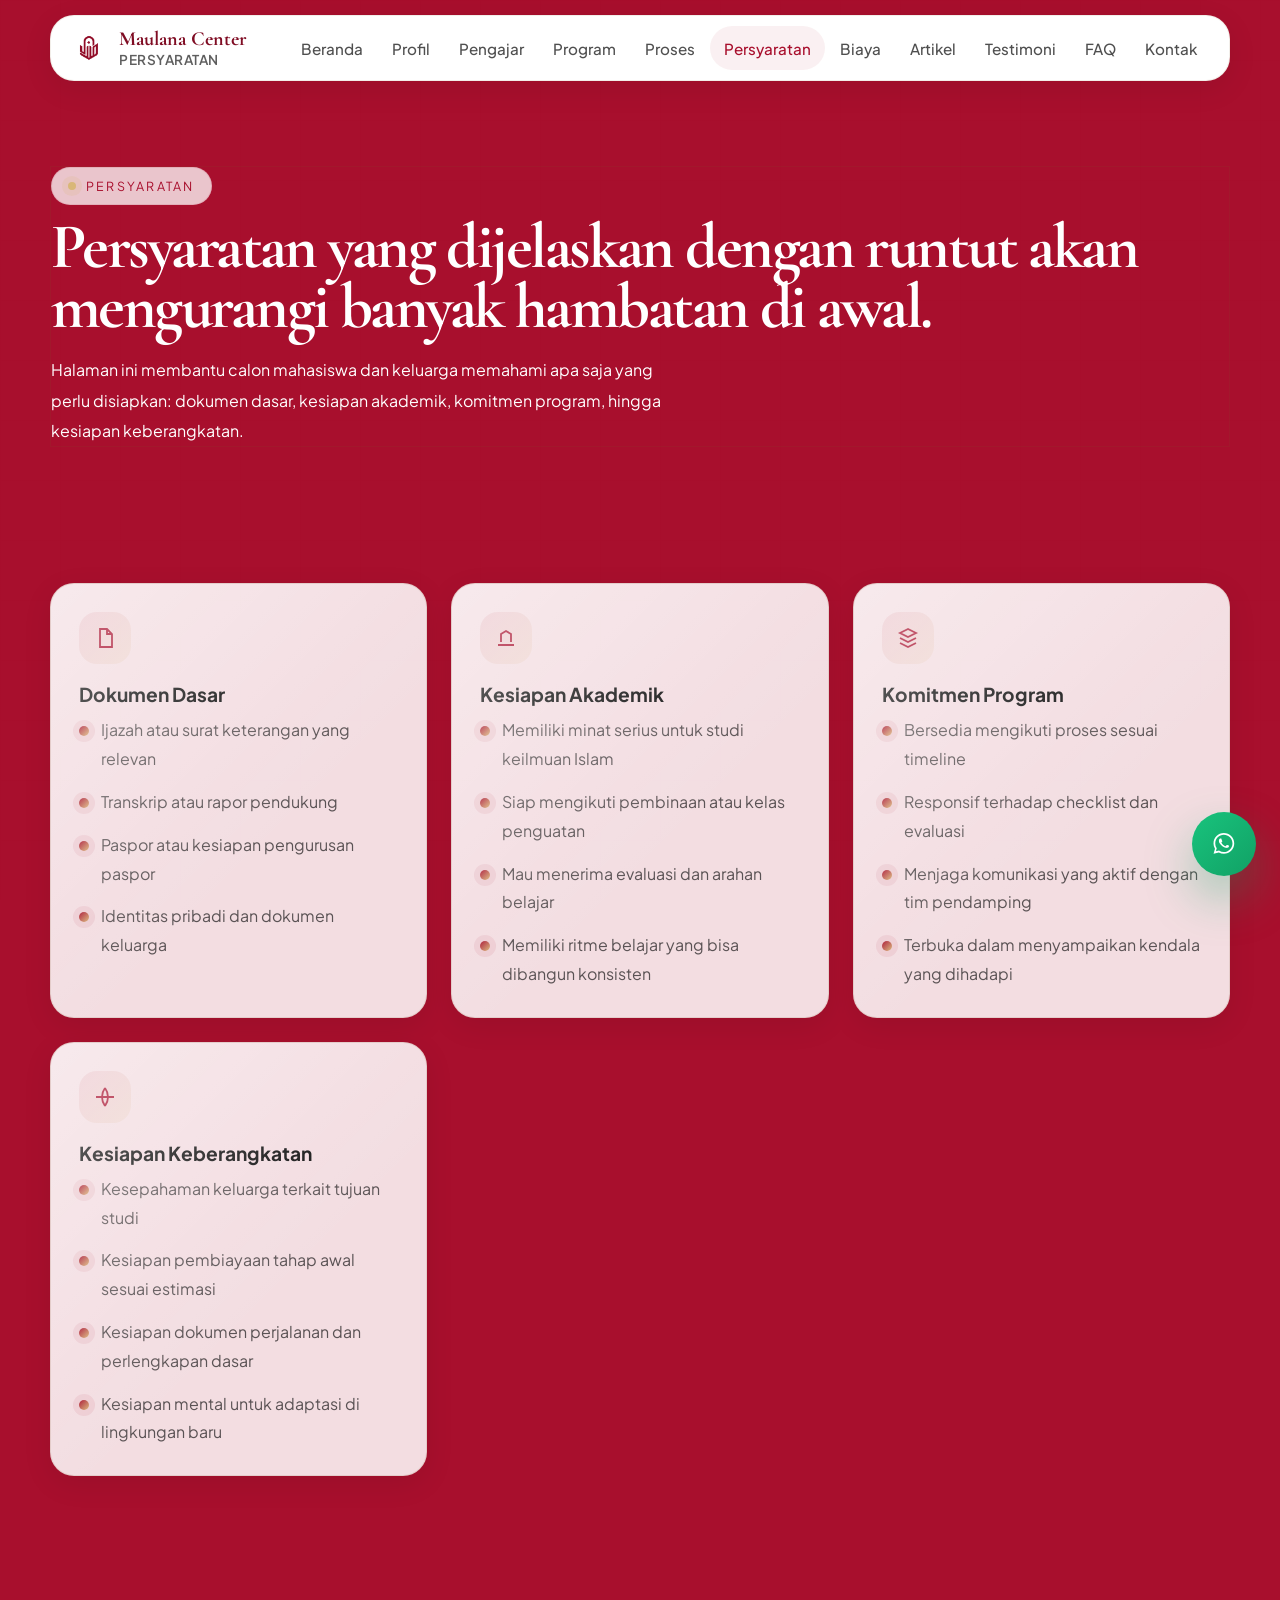
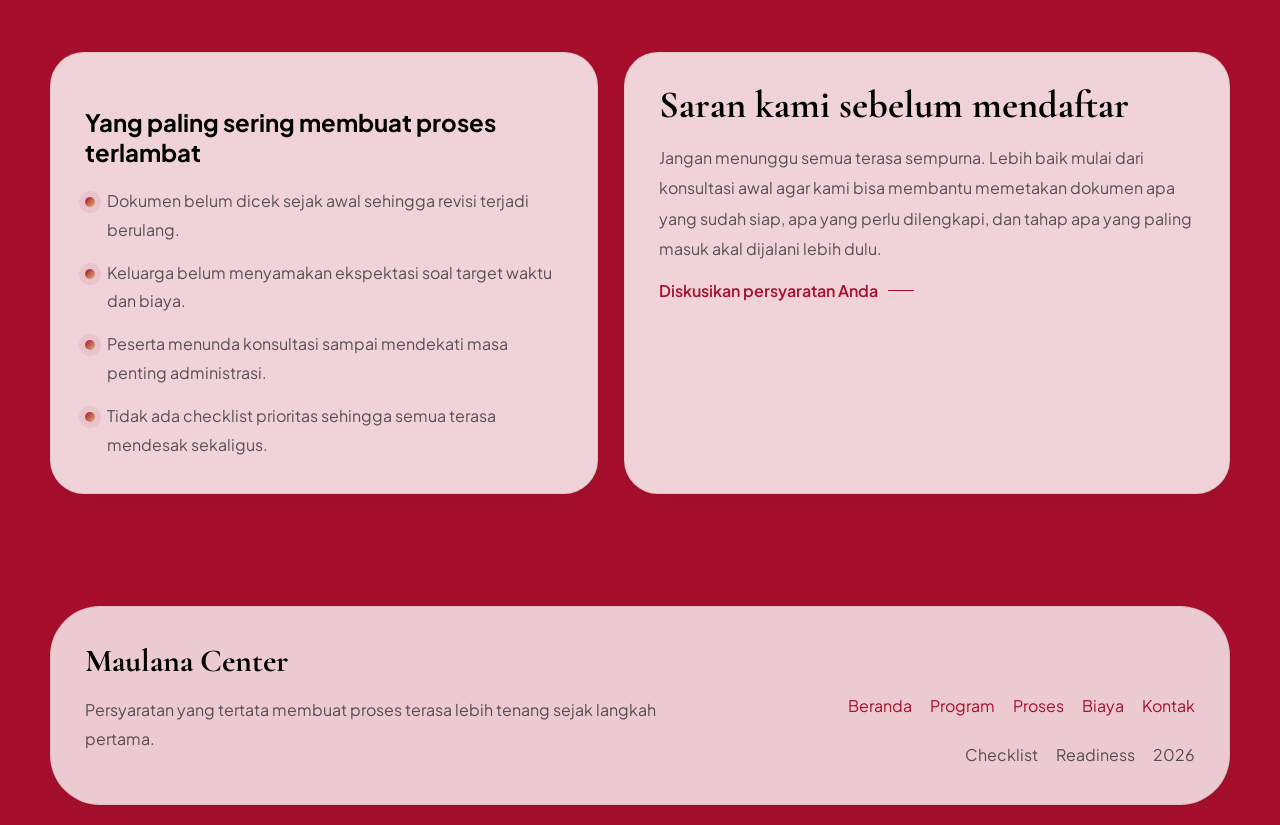
<file: persyaratan/index.html>
<!DOCTYPE html>
<html lang="id">

<head>
  <meta charset="UTF-8" />
  <meta name="viewport" content="width=device-width, initial-scale=1.0" />

  <base href="../" />

  <title>Persyaratan | Maulana Center</title>
  <meta property="og:image" content="https://maulanacenter.web.id/aset/ogimage.png">

  <link rel="icon" type="image/png" href="https://maulanacenter.web.id/favicon.png">

  <link rel="preconnect" href="https://fonts.googleapis.com" />
  <link rel="preconnect" href="https://fonts.gstatic.com" crossorigin />

  <meta name="google" content="notranslate" />

  <link
    href="https://fonts.googleapis.com/css2?family=Cormorant+Garamond:wght@500;600;700&amp;family=Plus+Jakarta+Sans:wght@400;500;600;700;800&amp;display=swap"
    rel="stylesheet" />
  <link rel="stylesheet" href="4profil.css" />

  <script src="script.js" defer></script>
</head>

<body class="is-loading">

  <div class="ambient-grid" aria-hidden="true"></div>

  <div class="page-wrap">
    <div data-navbar></div>
    <main>
      <section class="page-hero">
        <div class="page-hero-panel scroll-reveal">
          <div class="page-hero-copy">
            <span class="section-label">Persyaratan</span>
            <h1>Persyaratan yang dijelaskan dengan runtut akan mengurangi banyak hambatan di awal.</h1>
            <p>
              Halaman ini membantu calon mahasiswa dan keluarga memahami apa saja yang perlu disiapkan: dokumen
              dasar, kesiapan akademik, komitmen program, hingga kesiapan keberangkatan.
            </p>
          </div>
        </div>
  </div>
  </section>

  <section class="section section--compact">
    <div class="container">
      <div class="requirements-grid">
        <article class="requirement-card scroll-reveal">
          <div class="icon-badge">
            <svg viewBox="0 0 24 24" fill="none" stroke-width="1.8">
              <path d="M7 3h7l5 5v13H7zM14 3v5h5" />
            </svg>
          </div>
          <h3>Dokumen Dasar</h3>
          <ul class="detail-list">
            <li>Ijazah atau surat keterangan yang relevan</li>
            <li>Transkrip atau rapor pendukung</li>
            <li>Paspor atau kesiapan pengurusan paspor</li>
            <li>Identitas pribadi dan dokumen keluarga</li>
          </ul>
        </article>

        <article class="requirement-card scroll-reveal">
          <div class="icon-badge">
            <svg viewBox="0 0 24 24" fill="none" stroke-width="1.8">
              <path d="M4 19h16M7 16V8l5-3 5 3v8" />
            </svg>
          </div>
          <h3>Kesiapan Akademik</h3>
          <ul class="detail-list">
            <li>Memiliki minat serius untuk studi keilmuan Islam</li>
            <li>Siap mengikuti pembinaan atau kelas penguatan</li>
            <li>Mau menerima evaluasi dan arahan belajar</li>
            <li>Memiliki ritme belajar yang bisa dibangun konsisten</li>
          </ul>
        </article>

        <article class="requirement-card scroll-reveal">
          <div class="icon-badge">
            <svg viewBox="0 0 24 24" fill="none" stroke-width="1.8">
              <path d="M12 3 4 7l8 4 8-4-8-4ZM4 12l8 4 8-4M4 17l8 4 8-4" />
            </svg>
          </div>
          <h3>Komitmen Program</h3>
          <ul class="detail-list">
            <li>Bersedia mengikuti proses sesuai timeline</li>
            <li>Responsif terhadap checklist dan evaluasi</li>
            <li>Menjaga komunikasi yang aktif dengan tim pendamping</li>
            <li>Terbuka dalam menyampaikan kendala yang dihadapi</li>
          </ul>
        </article>

        <article class="requirement-card scroll-reveal">
          <div class="icon-badge">
            <svg viewBox="0 0 24 24" fill="none" stroke-width="1.8">
              <path d="M3 12h18M12 3a15 15 0 0 1 0 18M12 3a15 15 0 0 0 0 18" />
            </svg>
          </div>
          <h3>Kesiapan Keberangkatan</h3>
          <ul class="detail-list">
            <li>Kesepahaman keluarga terkait tujuan studi</li>
            <li>Kesiapan pembiayaan tahap awal sesuai estimasi</li>
            <li>Kesiapan dokumen perjalanan dan perlengkapan dasar</li>
            <li>Kesiapan mental untuk adaptasi di lingkungan baru</li>
          </ul>
        </article>
      </div>
    </div>
  </section>

  <section class="section section--compact">
    <div class="container">
      <div class="split-layout">
        <article class="story-panel scroll-reveal">
          <h2>Yang paling sering membuat proses terlambat</h2>
          <ul class="check-list">
            <li>Dokumen belum dicek sejak awal sehingga revisi terjadi berulang.</li>
            <li>Keluarga belum menyamakan ekspektasi soal target waktu dan biaya.</li>
            <li>Peserta menunda konsultasi sampai mendekati masa penting administrasi.</li>
            <li>Tidak ada checklist prioritas sehingga semua terasa mendesak sekaligus.</li>
          </ul>
        </article>

        <article class="story-panel scroll-reveal">
          <h3>Saran kami sebelum mendaftar</h3>
          <p>
            Jangan menunggu semua terasa sempurna. Lebih baik mulai dari konsultasi awal agar kami bisa membantu
            memetakan dokumen apa yang sudah siap, apa yang perlu dilengkapi, dan tahap apa yang paling masuk akal
            dijalani lebih dulu.
          </p>
          <a class="button-inline" href="kontak/#form-kontak">Diskusikan persyaratan Anda</a>
        </article>
      </div>
    </div>
  </section>
  </main>

  <footer class="footer">
    <div class="footer-shell">
      <div class="footer-brand">
        <h3>Maulana Center</h3>
        <p>Persyaratan yang tertata membuat proses terasa lebih tenang sejak langkah pertama.</p>
      </div>
      <div>
        <div class="footer-links">
          <a href="./" style="color: #a80f2d;">Beranda</a>
          <a href="program/" style="color: #a80f2d;">Program</a>
          <a href="proses/" style="color: #a80f2d;">Proses</a>
          <a href="biaya/" style="color: #a80f2d;">Biaya</a>
          <a href="kontak/" style="color: #a80f2d;">Kontak</a>
        </div>
        <div class="footer-meta">
          <span>Checklist</span>
          <span>Readiness</span>
          <span data-current-year></span>
        </div>
      </div>
    </div>
  </footer>
  </div>

  <a class="whatsapp-float" href="https://wa.me/6281522775390" target="_blank" rel="noreferrer"
    aria-label="Hubungi via WhatsApp">
    <svg viewBox="0 0 32 32" aria-hidden="true">
      <path
        d="M27.7 15.3c0 6.5-5.3 11.8-11.8 11.8-2.1 0-4-.5-5.8-1.5l-6 1.6 1.6-5.8A11.7 11.7 0 0 1 4 15.3C4 8.8 9.3 3.5 15.8 3.5s11.9 5.3 11.9 11.8Zm-11.9-9.9c-5.4 0-9.8 4.4-9.8 9.9 0 1.9.5 3.7 1.5 5.2l.2.3-.9 3.5 3.6-.9.3.2c1.5 1 3.2 1.5 5.1 1.5 5.4 0 9.9-4.4 9.9-9.8 0-5.5-4.5-9.9-9.9-9.9Zm5.8 12.6c-.3-.2-1.8-.9-2-.9-.3-.1-.5-.2-.7.2s-.8.9-.9 1.1c-.2.2-.4.2-.7.1-.3-.2-1.3-.5-2.5-1.6a9.4 9.4 0 0 1-1.7-2.2c-.2-.3 0-.5.1-.7.1-.1.3-.4.5-.5.2-.2.2-.3.3-.5s0-.4 0-.5c-.1-.2-.7-1.7-.9-2.3-.2-.6-.4-.5-.7-.5h-.6c-.2 0-.5.1-.7.4-.2.3-1 1-.9 2.4 0 1.4 1 2.7 1.1 2.9.1.2 2 3 4.8 4.3.7.3 1.2.5 1.6.6.7.2 1.3.2 1.8.1.6-.1 1.8-.7 2-1.4.3-.7.3-1.3.2-1.4-.1-.1-.3-.2-.6-.3Z">
      </path>
    </svg>
  </a>
</body>

</html>
</file>
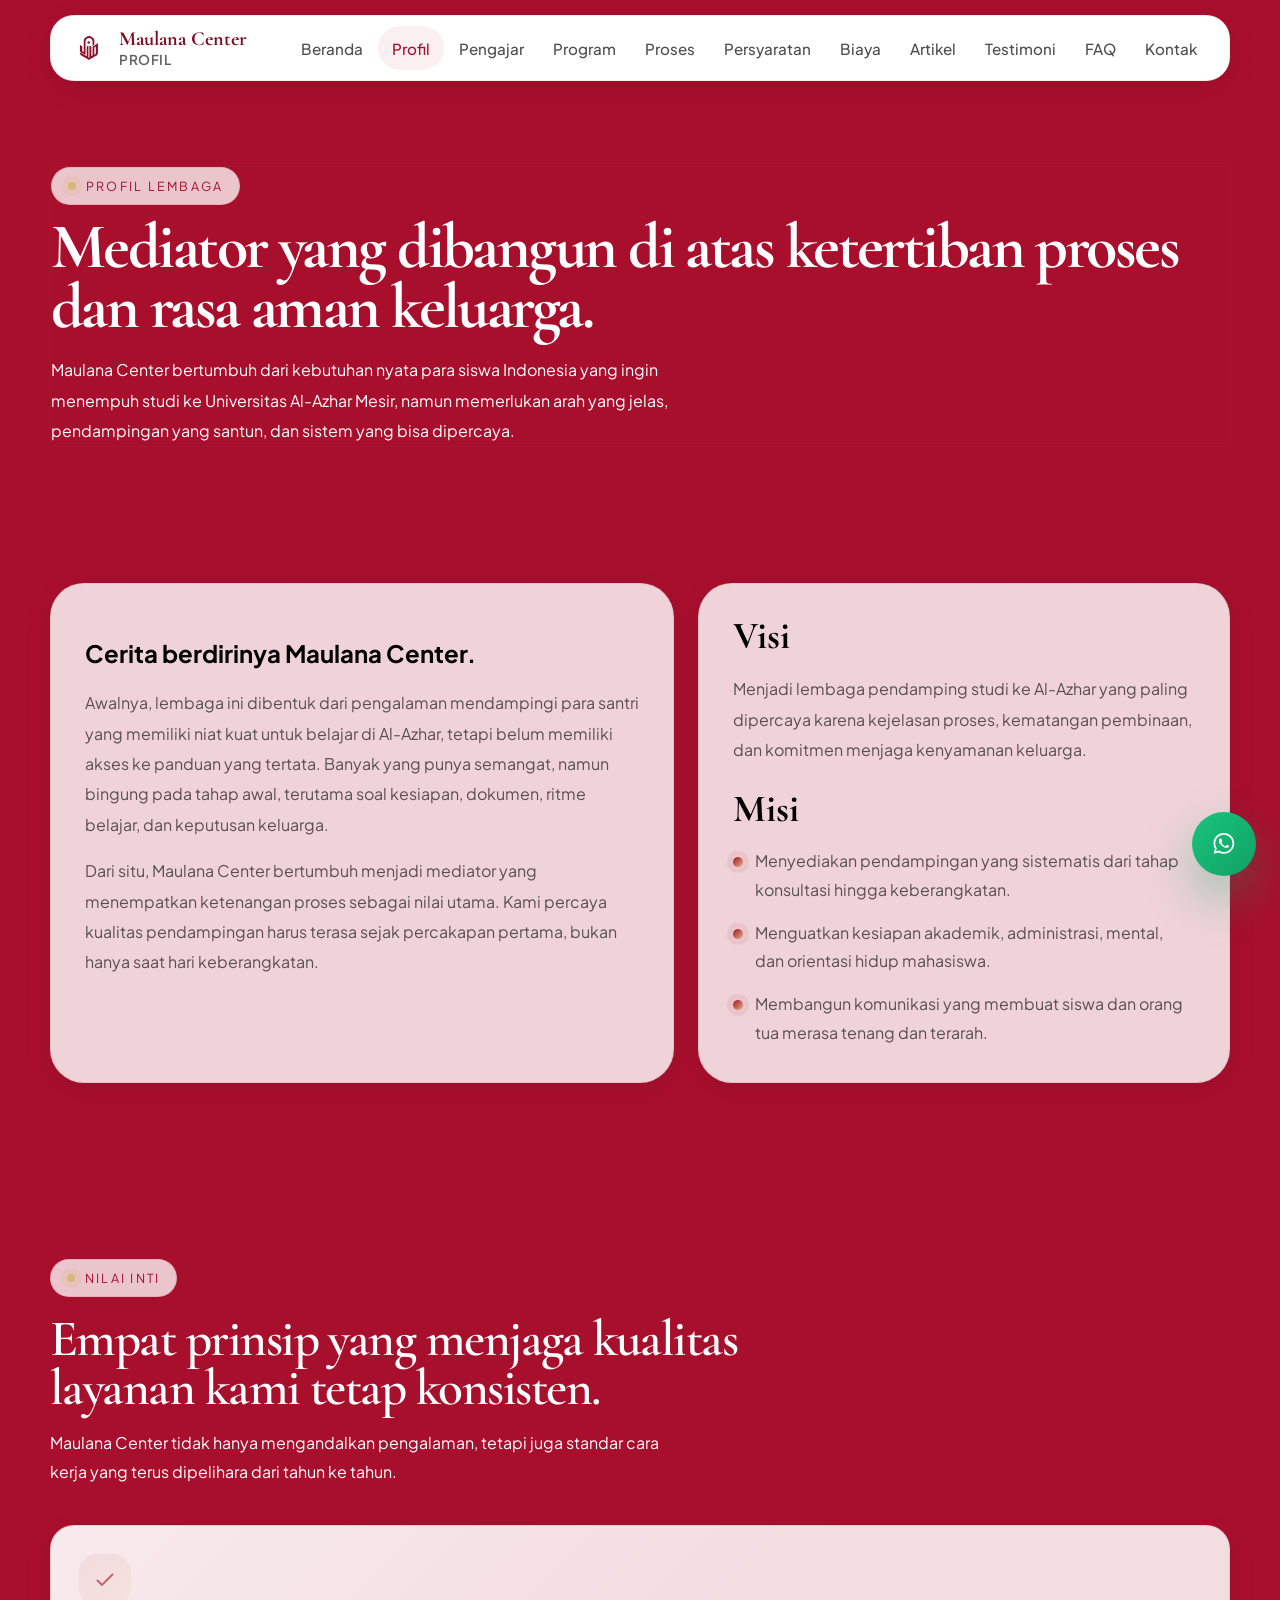
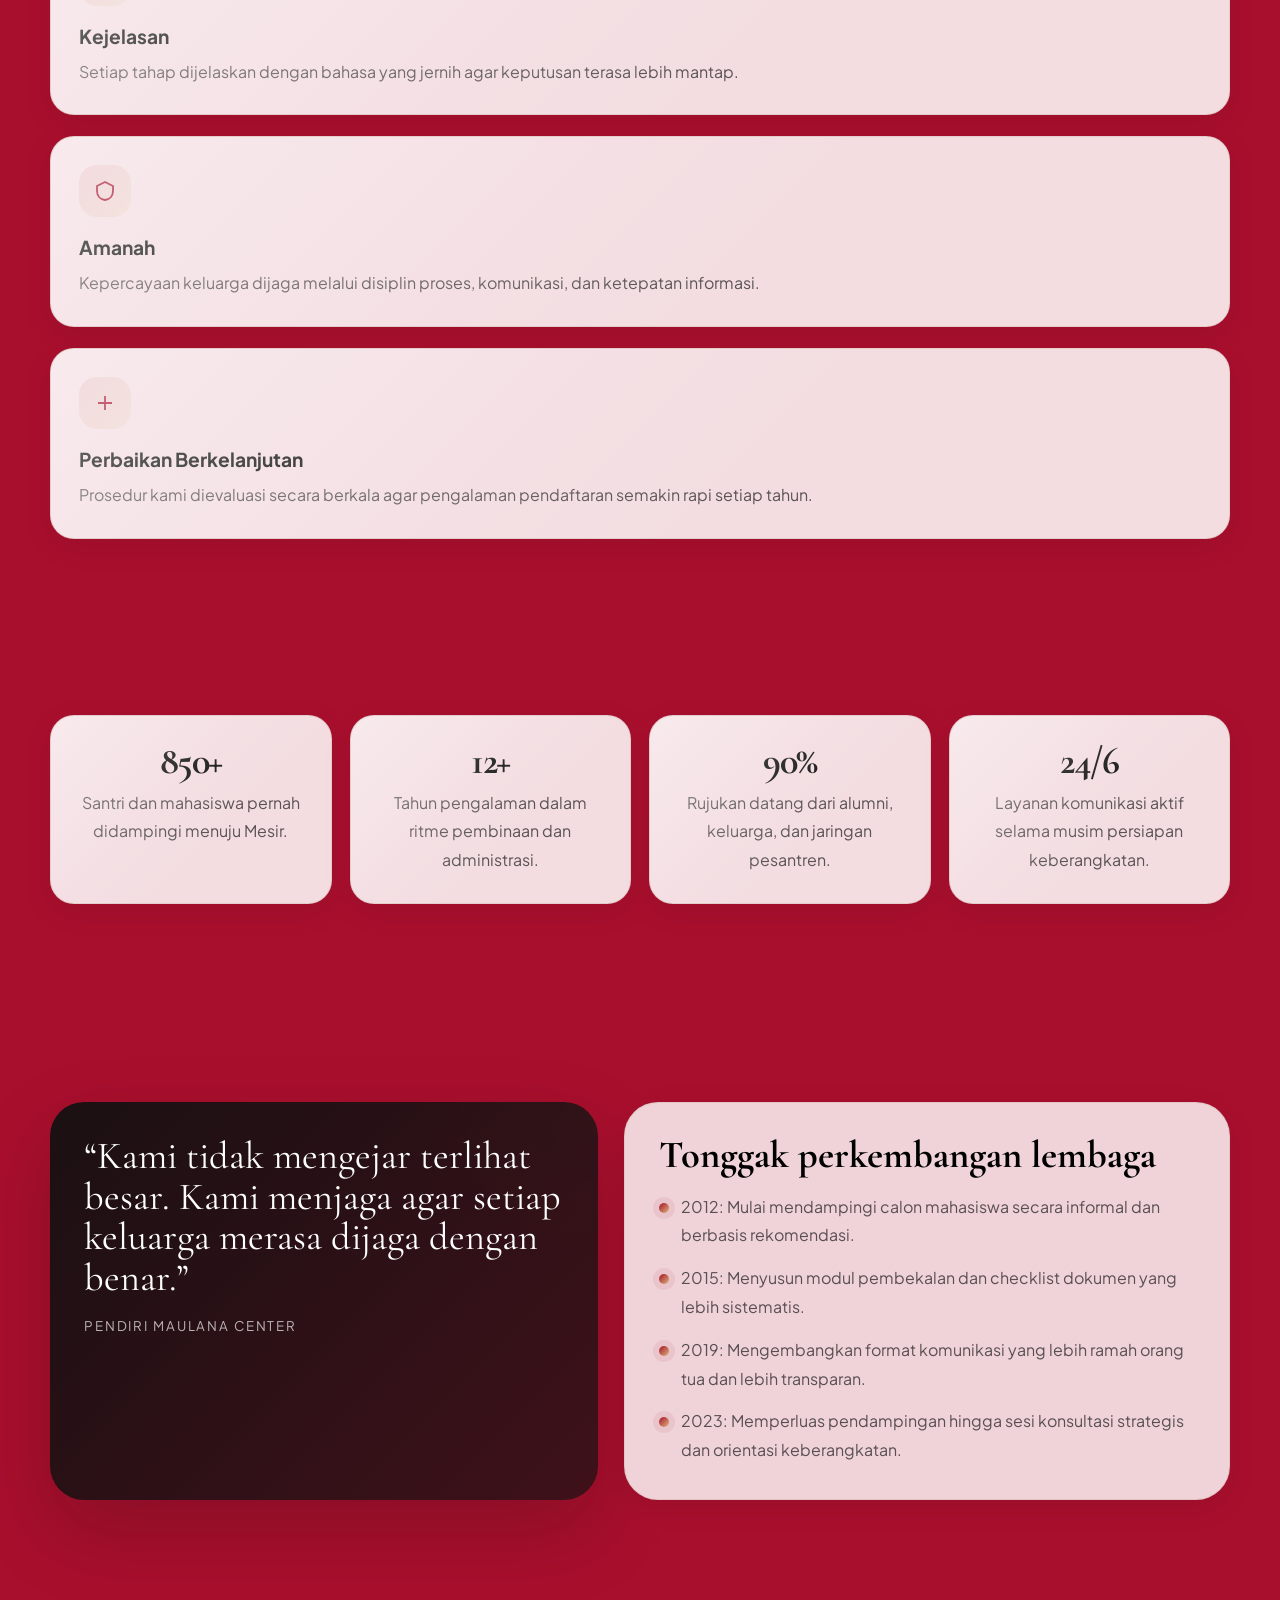
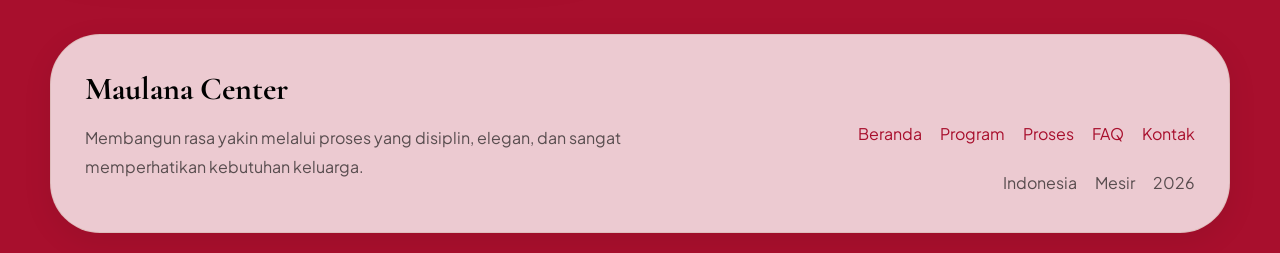
<file: profil/index.html>
<!DOCTYPE html>
<html lang="id">

<head>
  <meta charset="UTF-8" />
  <meta name="viewport" content="width=device-width, initial-scale=1.0" />

  <base href="../" />

  <title>Profil | Maulana Center</title>
  <meta property="og:image" content="https://maulanacenter.web.id/aset/ogimage.png">

  <link rel="icon" type="image/png" href="https://maulanacenter.web.id/favicon.png">

  <link rel="preconnect" href="https://fonts.googleapis.com" />
  <link rel="preconnect" href="https://fonts.gstatic.com" crossorigin />

  <meta name="google" content="notranslate" />

  <link
    href="https://fonts.googleapis.com/css2?family=Cormorant+Garamond:wght@500;600;700&amp;family=Plus+Jakarta+Sans:wght@400;500;600;700;800&amp;display=swap"
    rel="stylesheet" />
  <link rel="stylesheet" href="../4profil.css" />

  <script src="../script.js" defer></script>
</head>

<body class="is-loading">

  <div class="ambient-grid" aria-hidden="true"></div>

  <div class="page-wrap">
    <div data-navbar></div>
    <main>
      <section class="page-hero">
        <div class="page-hero-panel">
          <div>
            <div class="page-hero-copy">
              <span class="section-label">Profil Lembaga</span>
              <h1>Mediator yang dibangun di atas ketertiban proses dan rasa aman keluarga.</h1>
              <p>
                Maulana Center bertumbuh dari kebutuhan nyata para siswa Indonesia yang ingin menempuh studi ke
                Universitas Al-Azhar Mesir, namun memerlukan arah yang jelas, pendampingan yang santun, dan sistem
                yang bisa dipercaya.
              </p>
            </div>
          </div>
        </div>
      </section>

      <section class="section section--compact">
        <div class="container">
          <div class="story-grid">
            <article class="story-panel scroll-reveal">
              <h2>Cerita berdirinya Maulana Center.</h2>
              <p>
                Awalnya, lembaga ini dibentuk dari pengalaman mendampingi para santri yang memiliki niat kuat untuk
                belajar di Al-Azhar, tetapi belum memiliki akses ke panduan yang tertata. Banyak yang punya
                semangat, namun bingung pada tahap awal, terutama soal kesiapan, dokumen, ritme belajar, dan
                keputusan keluarga.
              </p>
              <p>
                Dari situ, Maulana Center bertumbuh menjadi mediator yang menempatkan ketenangan proses sebagai
                nilai utama. Kami percaya kualitas pendampingan harus terasa sejak percakapan pertama, bukan hanya
                saat hari keberangkatan.
              </p>
            </article>

            <article class="story-panel scroll-reveal">
              <h3>Visi</h3>
              <p>
                Menjadi lembaga pendamping studi ke Al-Azhar yang paling dipercaya karena kejelasan proses,
                kematangan pembinaan, dan komitmen menjaga kenyamanan keluarga.
              </p>
              <h3 style="margin-top: 26px;">Misi</h3>
              <ul class="milestone-list">
                <li>Menyediakan pendampingan yang sistematis dari tahap konsultasi hingga keberangkatan.</li>
                <li>Menguatkan kesiapan akademik, administrasi, mental, dan orientasi hidup mahasiswa.</li>
                <li>Membangun komunikasi yang membuat siswa dan orang tua merasa tenang dan terarah.</li>
              </ul>
            </article>
          </div>
        </div>
      </section>

      <section class="section section--compact">
        <div class="container">
          <div class="section-head scroll-reveal">
            <span class="section-label">Nilai Inti</span>
            <h2>Empat prinsip yang menjaga kualitas layanan kami tetap konsisten.</h2>
            <p>
              Maulana Center tidak hanya mengandalkan pengalaman, tetapi juga standar cara kerja yang terus
              dipelihara dari tahun ke tahun.
            </p>
          </div>

          <div class="value-grid">
            <article class="value-card scroll-reveal">
              <div class="icon-badge">
                <svg viewBox="0 0 24 24" fill="none" stroke-width="1.8">
                  <path d="M4 12 9 17 20 6" />
                </svg>
              </div>
              <h3>Kejelasan</h3>
              <p>Setiap tahap dijelaskan dengan bahasa yang jernih agar keputusan terasa lebih mantap.</p>
            </article><br>

            <article class="value-card scroll-reveal">
              <div class="icon-badge">
                <svg viewBox="0 0 24 24" fill="none" stroke-width="1.8">
                  <path d="M12 3 4 7v5c0 5 3.4 8.3 8 9 4.6-.7 8-4 8-9V7l-8-4Z" />
                </svg>
              </div>
              <h3>Amanah</h3>
              <p>Kepercayaan keluarga dijaga melalui disiplin proses, komunikasi, dan ketepatan informasi.</p>
            </article><br>

            <article class="value-card scroll-reveal">
              <div class="icon-badge">
                <svg viewBox="0 0 24 24" fill="none" stroke-width="1.8">
                  <path d="M12 5v14M5 12h14" />
                </svg>
              </div>
              <h3>Perbaikan Berkelanjutan</h3>
              <p>Prosedur kami dievaluasi secara berkala agar pengalaman pendaftaran semakin rapi setiap tahun.</p>
            </article>
          </div>
        </div>
      </section>

      <section class="section section--compact">
        <div class="container">
          <div class="stats-band">
            <article class="highlight-panel scroll-reveal">
              <strong>850+</strong>
              <p>Santri dan mahasiswa pernah didampingi menuju Mesir.</p>
            </article>
            <article class="highlight-panel scroll-reveal">
              <strong>12+</strong>
              <p>Tahun pengalaman dalam ritme pembinaan dan administrasi.</p>
            </article>
            <article class="highlight-panel scroll-reveal">
              <strong>90%</strong>
              <p>Rujukan datang dari alumni, keluarga, dan jaringan pesantren.</p>
            </article>
            <article class="highlight-panel scroll-reveal">
              <strong>24/6</strong>
              <p>Layanan komunikasi aktif selama musim persiapan keberangkatan.</p>
            </article>
          </div>
        </div>
      </section>

      <section class="section">
        <div class="container">
          <div class="split-layout">
            <article class="quote-panel scroll-reveal">
              <p>“Kami tidak mengejar terlihat besar. Kami menjaga agar setiap keluarga merasa dijaga dengan benar.”</p>
              <small>Pendiri Maulana Center</small>
            </article>

            <article class="story-panel scroll-reveal">
              <h3>Tonggak perkembangan lembaga</h3>
              <ul class="milestone-list">
                <li>2012: Mulai mendampingi calon mahasiswa secara informal dan berbasis rekomendasi.</li>
                <li>2015: Menyusun modul pembekalan dan checklist dokumen yang lebih sistematis.</li>
                <li>2019: Mengembangkan format komunikasi yang lebih ramah orang tua dan lebih transparan.</li>
                <li>2023: Memperluas pendampingan hingga sesi konsultasi strategis dan orientasi keberangkatan.</li>
              </ul>
            </article>
          </div>
        </div>
      </section>
    </main>

    <footer class="footer">
      <div class="footer-shell">
        <div class="footer-brand">
          <h3>Maulana Center</h3>
          <p>Membangun rasa yakin melalui proses yang disiplin, elegan, dan sangat memperhatikan kebutuhan keluarga.</p>
        </div>
        <div>
          <div class="footer-links">
            <a href="./" style="color: #a80f2d;">Beranda</a>
            <a href="program/" style="color: #a80f2d;">Program</a>
            <a href="proses/" style="color: #a80f2d;">Proses</a>
            <a href="faq/" style="color: #a80f2d;">FAQ</a>
            <a href="kontak/" style="color: #a80f2d;">Kontak</a>
          </div>
          <div class="footer-meta">
            <span>Indonesia</span>
            <span>Mesir</span>
            <span data-current-year></span>
          </div>
        </div>
      </div>
    </footer>
  </div>

  <a class="whatsapp-float" href="https://wa.me/6281522775390 target=" _blank" rel="noreferrer"
    aria-label="Hubungi via WhatsApp">
    <svg viewBox="0 0 32 32" aria-hidden="true">
      <path
        d="M27.7 15.3c0 6.5-5.3 11.8-11.8 11.8-2.1 0-4-.5-5.8-1.5l-6 1.6 1.6-5.8A11.7 11.7 0 0 1 4 15.3C4 8.8 9.3 3.5 15.8 3.5s11.9 5.3 11.9 11.8Zm-11.9-9.9c-5.4 0-9.8 4.4-9.8 9.9 0 1.9.5 3.7 1.5 5.2l.2.3-.9 3.5 3.6-.9.3.2c1.5 1 3.2 1.5 5.1 1.5 5.4 0 9.9-4.4 9.9-9.8 0-5.5-4.5-9.9-9.9-9.9Zm5.8 12.6c-.3-.2-1.8-.9-2-.9-.3-.1-.5-.2-.7.2s-.8.9-.9 1.1c-.2.2-.4.2-.7.1-.3-.2-1.3-.5-2.5-1.6a9.4 9.4 0 0 1-1.7-2.2c-.2-.3 0-.5.1-.7.1-.1.3-.4.5-.5.2-.2.2-.3.3-.5s0-.4 0-.5c-.1-.2-.7-1.7-.9-2.3-.2-.6-.4-.5-.7-.5h-.6c-.2 0-.5.1-.7.4-.2.3-1 1-.9 2.4 0 1.4 1 2.7 1.1 2.9.1.2 2 3 4.8 4.3.7.3 1.2.5 1.6.6.7.2 1.3.2 1.8.1.6-.1 1.8-.7 2-1.4.3-.7.3-1.3.2-1.4-.1-.1-.3-.2-.6-.3Z">
      </path>
    </svg>
  </a>
</body>

</html>
</file>
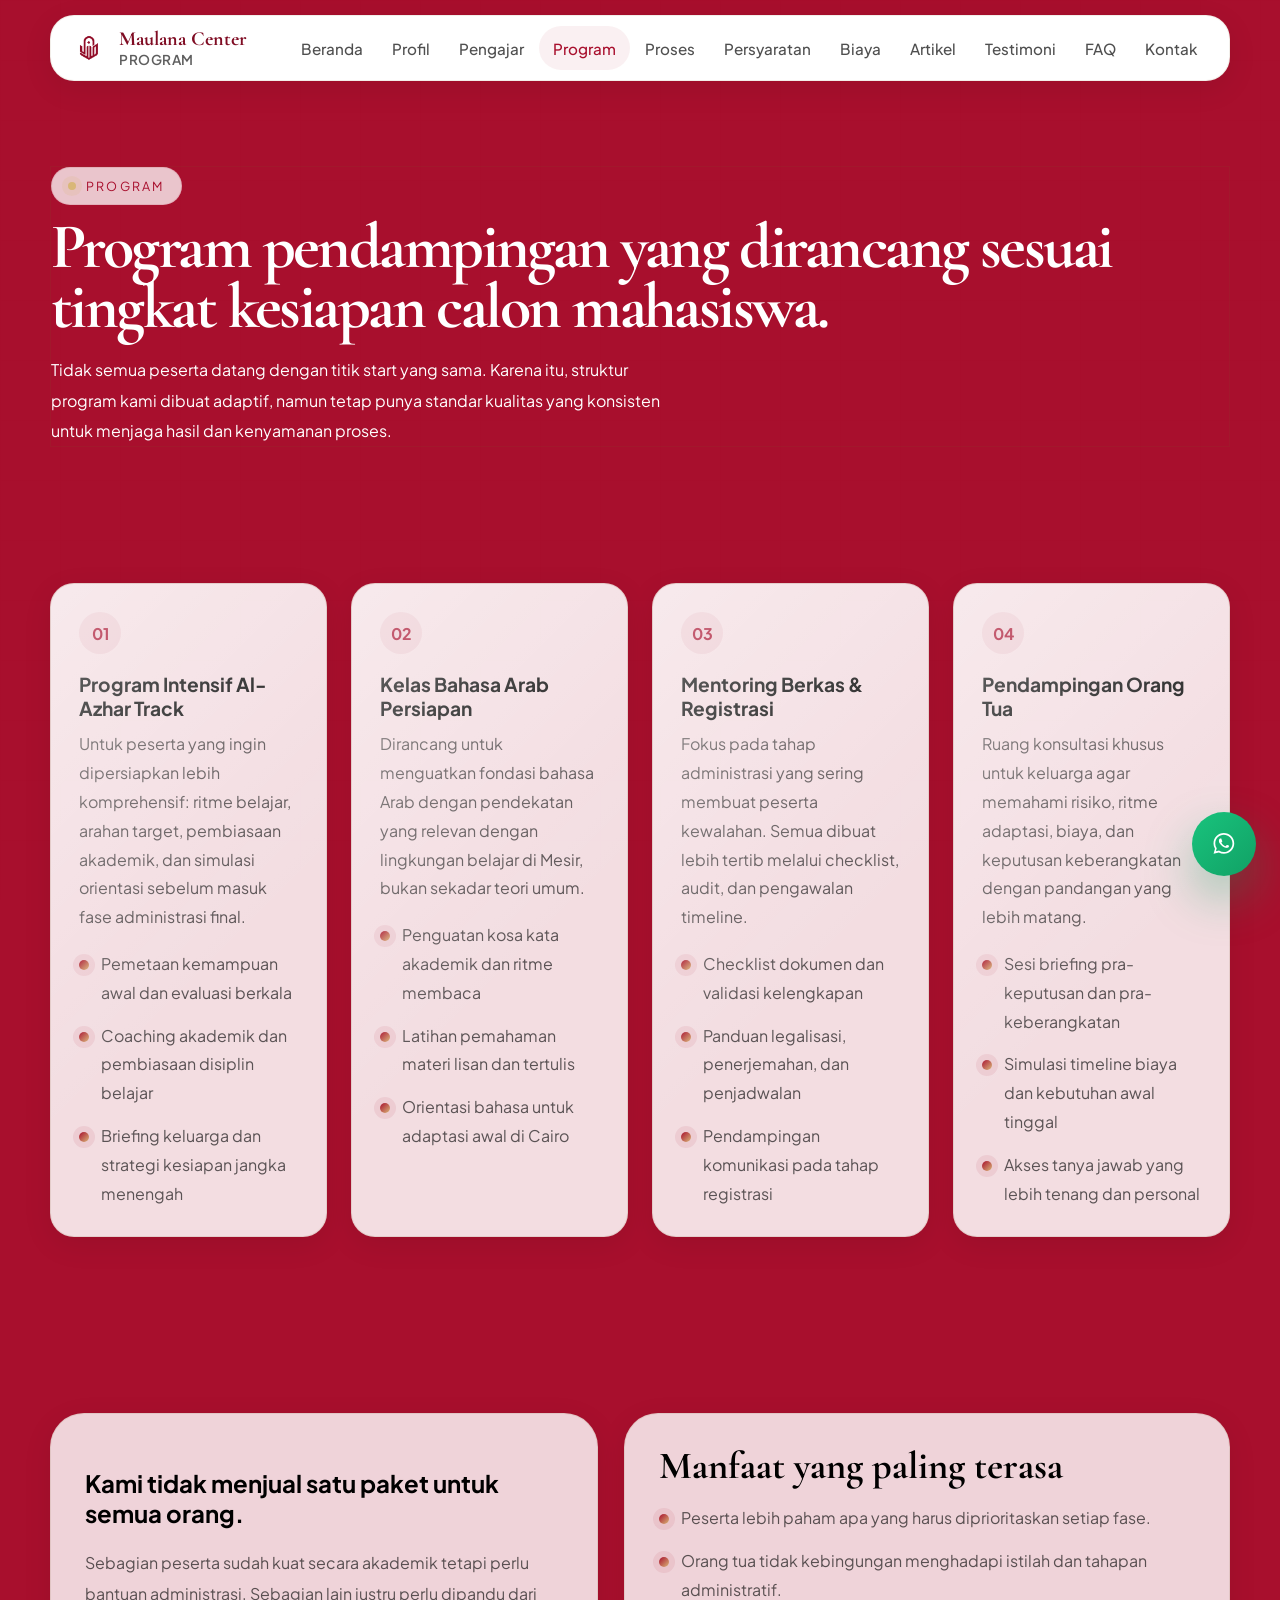
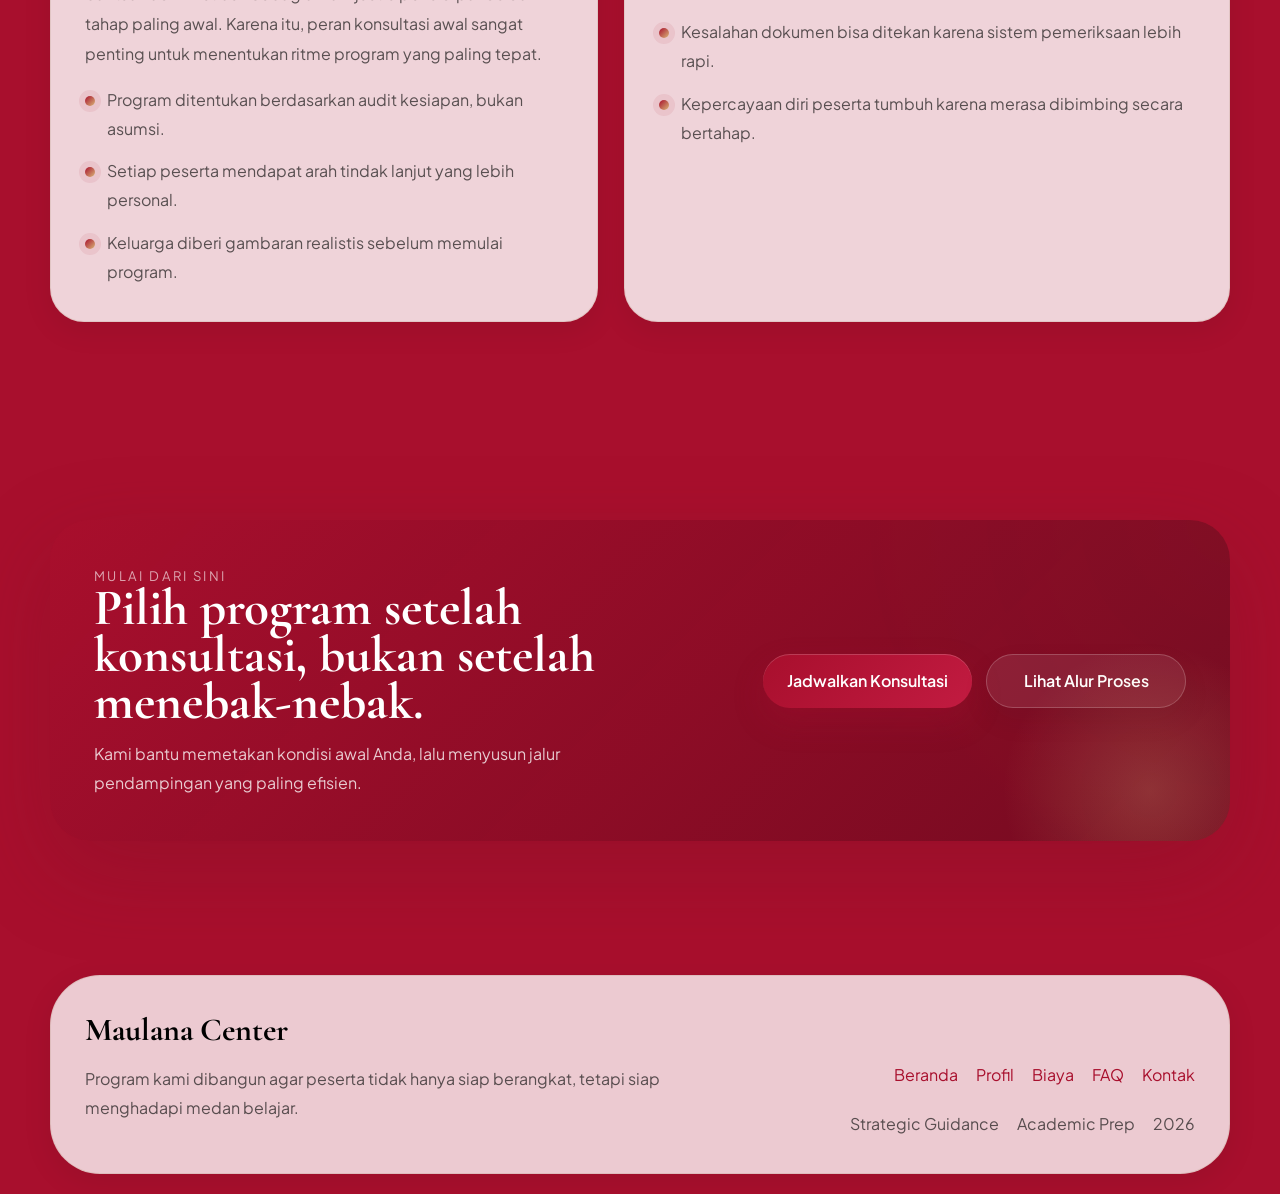
<file: program/index.html>
<!DOCTYPE html>
<html lang="id">

<head>
  <meta charset="UTF-8" />
  <meta name="viewport" content="width=device-width, initial-scale=1.0" />

  <base href="../" />

  <title>Program | Maulana Center</title>
  <meta property="og:image" content="https://maulanacenter.web.id/aset/ogimage.png">

  <link rel="icon" type="image/png" href="https://maulanacenter.web.id/favicon.png">

  <link rel="preconnect" href="https://fonts.googleapis.com" />
  <link rel="preconnect" href="https://fonts.gstatic.com" crossorigin />

  <meta name="google" content="notranslate" />

  <link
    href="https://fonts.googleapis.com/css2?family=Cormorant+Garamond:wght@500;600;700&amp;family=Plus+Jakarta+Sans:wght@400;500;600;700;800&amp;display=swap"
    rel="stylesheet" />
  <link rel="stylesheet" href="4profil.css" />

  <script src="script.js" defer></script>
</head>

<body class="is-loading">

  <div class="ambient-grid" aria-hidden="true"></div>

  <div class="page-wrap">
    <div data-navbar></div>
    <main>
      <section class="page-hero">
        <div class="page-hero-panel scroll-reveal">
          <div class="page-hero-copy">
            <span class="section-label">Program</span>
            <h1>Program pendampingan yang dirancang sesuai tingkat kesiapan calon mahasiswa.</h1>
            <p>
              Tidak semua peserta datang dengan titik start yang sama. Karena itu, struktur program kami dibuat
              adaptif, namun tetap punya standar kualitas yang konsisten untuk menjaga hasil dan kenyamanan proses.
            </p>
          </div>
        </div>
  </div>
  </section>

  <section class="section section--compact">
    <div class="container">
      <div class="program-grid">
        <article class="program-card scroll-reveal" id="program-intensif">
          <span class="card-index">01</span>
          <h3>Program Intensif Al-Azhar Track</h3>
          <p>
            Untuk peserta yang ingin dipersiapkan lebih komprehensif: ritme belajar, arahan target, pembiasaan
            akademik, dan simulasi orientasi sebelum masuk fase administrasi final.
          </p>
          <ul class="detail-list" style="margin-top: 18px;">
            <li>Pemetaan kemampuan awal dan evaluasi berkala</li>
            <li>Coaching akademik dan pembiasaan disiplin belajar</li>
            <li>Briefing keluarga dan strategi kesiapan jangka menengah</li>
          </ul>
        </article>

        <article class="program-card scroll-reveal" id="kelas-bahasa">
          <span class="card-index">02</span>
          <h3>Kelas Bahasa Arab Persiapan</h3>
          <p>
            Dirancang untuk menguatkan fondasi bahasa Arab dengan pendekatan yang relevan dengan lingkungan
            belajar di Mesir, bukan sekadar teori umum.
          </p>
          <ul class="detail-list" style="margin-top: 18px;">
            <li>Penguatan kosa kata akademik dan ritme membaca</li>
            <li>Latihan pemahaman materi lisan dan tertulis</li>
            <li>Orientasi bahasa untuk adaptasi awal di Cairo</li>
          </ul>
        </article>

        <article class="program-card scroll-reveal" id="mentoring-berkas">
          <span class="card-index">03</span>
          <h3>Mentoring Berkas &amp; Registrasi</h3>
          <p>
            Fokus pada tahap administrasi yang sering membuat peserta kewalahan. Semua dibuat lebih tertib
            melalui checklist, audit, dan pengawalan timeline.
          </p>
          <ul class="detail-list" style="margin-top: 18px;">
            <li>Checklist dokumen dan validasi kelengkapan</li>
            <li>Panduan legalisasi, penerjemahan, dan penjadwalan</li>
            <li>Pendampingan komunikasi pada tahap registrasi</li>
          </ul>
        </article>

        <article class="program-card scroll-reveal" id="pendampingan-orang-tua">
          <span class="card-index">04</span>
          <h3>Pendampingan Orang Tua</h3>
          <p>
            Ruang konsultasi khusus untuk keluarga agar memahami risiko, ritme adaptasi, biaya, dan keputusan
            keberangkatan dengan pandangan yang lebih matang.
          </p>
          <ul class="detail-list" style="margin-top: 18px;">
            <li>Sesi briefing pra-keputusan dan pra-keberangkatan</li>
            <li>Simulasi timeline biaya dan kebutuhan awal tinggal</li>
            <li>Akses tanya jawab yang lebih tenang dan personal</li>
          </ul>
        </article>
      </div>
    </div>
  </section>

  <section class="section section--compact">
    <div class="container">
      <div class="split-layout">
        <article class="story-panel scroll-reveal">
          <h2>Kami tidak menjual satu paket untuk semua orang.</h2>
          <p>
            Sebagian peserta sudah kuat secara akademik tetapi perlu bantuan administrasi. Sebagian lain justru
            perlu dipandu dari tahap paling awal. Karena itu, peran konsultasi awal sangat penting untuk
            menentukan ritme program yang paling tepat.
          </p>
          <ul class="check-list">
            <li>Program ditentukan berdasarkan audit kesiapan, bukan asumsi.</li>
            <li>Setiap peserta mendapat arah tindak lanjut yang lebih personal.</li>
            <li>Keluarga diberi gambaran realistis sebelum memulai program.</li>
          </ul>
        </article>

        <article class="story-panel scroll-reveal">
          <h3>Manfaat yang paling terasa</h3>
          <ul class="milestone-list">
            <li>Peserta lebih paham apa yang harus diprioritaskan setiap fase.</li>
            <li>Orang tua tidak kebingungan menghadapi istilah dan tahapan administratif.</li>
            <li>Kesalahan dokumen bisa ditekan karena sistem pemeriksaan lebih rapi.</li>
            <li>Kepercayaan diri peserta tumbuh karena merasa dibimbing secara bertahap.</li>
          </ul>
        </article>
      </div>
    </div>
  </section>

  <section class="section">
    <div class="container">
      <div class="cta-panel scroll-reveal">
        <div>
          <span class="eyebrow" style="color: rgba(255,255,255,0.62);">Mulai Dari Sini</span>
          <h2>Pilih program setelah konsultasi, bukan setelah menebak-nebak.</h2>
          <p>Kami bantu memetakan kondisi awal Anda, lalu menyusun jalur pendampingan yang paling efisien.</p>
        </div>
        <div class="cta-actions">
          <a class="button" href="kontak/#form-kontak">Jadwalkan Konsultasi</a>
          <a class="button-outline" href="proses/">Lihat Alur Proses</a>
        </div>
      </div>
    </div>
  </section>
  </main>

  <footer class="footer">
    <div class="footer-shell">
      <div class="footer-brand">
        <h3>Maulana Center</h3>
        <p>Program kami dibangun agar peserta tidak hanya siap berangkat, tetapi siap menghadapi medan belajar.</p>
      </div>
      <div>
        <div class="footer-links">
          <a href="./" style="color: #a80f2d;">Beranda</a>
          <a href="profil/" style="color: #a80f2d;">Profil</a>
          <a href="biaya/" style="color: #a80f2d;">Biaya</a>
          <a href="faq/" style="color: #a80f2d;">FAQ</a>
          <a href="kontak/" style="color: #a80f2d;">Kontak</a>
        </div>
        <div class="footer-meta">
          <span>Strategic Guidance</span>
          <span>Academic Prep</span>
          <span data-current-year></span>
        </div>
      </div>
    </div>
  </footer>
  </div>

  <a class="whatsapp-float" href="https://wa.me/6281522775390" target="_blank" rel="noreferrer"
    aria-label="Hubungi via WhatsApp">
    <svg viewBox="0 0 32 32" aria-hidden="true">
      <path
        d="M27.7 15.3c0 6.5-5.3 11.8-11.8 11.8-2.1 0-4-.5-5.8-1.5l-6 1.6 1.6-5.8A11.7 11.7 0 0 1 4 15.3C4 8.8 9.3 3.5 15.8 3.5s11.9 5.3 11.9 11.8Zm-11.9-9.9c-5.4 0-9.8 4.4-9.8 9.9 0 1.9.5 3.7 1.5 5.2l.2.3-.9 3.5 3.6-.9.3.2c1.5 1 3.2 1.5 5.1 1.5 5.4 0 9.9-4.4 9.9-9.8 0-5.5-4.5-9.9-9.9-9.9Zm5.8 12.6c-.3-.2-1.8-.9-2-.9-.3-.1-.5-.2-.7.2s-.8.9-.9 1.1c-.2.2-.4.2-.7.1-.3-.2-1.3-.5-2.5-1.6a9.4 9.4 0 0 1-1.7-2.2c-.2-.3 0-.5.1-.7.1-.1.3-.4.5-.5.2-.2.2-.3.3-.5s0-.4 0-.5c-.1-.2-.7-1.7-.9-2.3-.2-.6-.4-.5-.7-.5h-.6c-.2 0-.5.1-.7.4-.2.3-1 1-.9 2.4 0 1.4 1 2.7 1.1 2.9.1.2 2 3 4.8 4.3.7.3 1.2.5 1.6.6.7.2 1.3.2 1.8.1.6-.1 1.8-.7 2-1.4.3-.7.3-1.3.2-1.4-.1-.1-.3-.2-.6-.3Z">
      </path>
    </svg>
  </a>
</body>

</html>
</file>
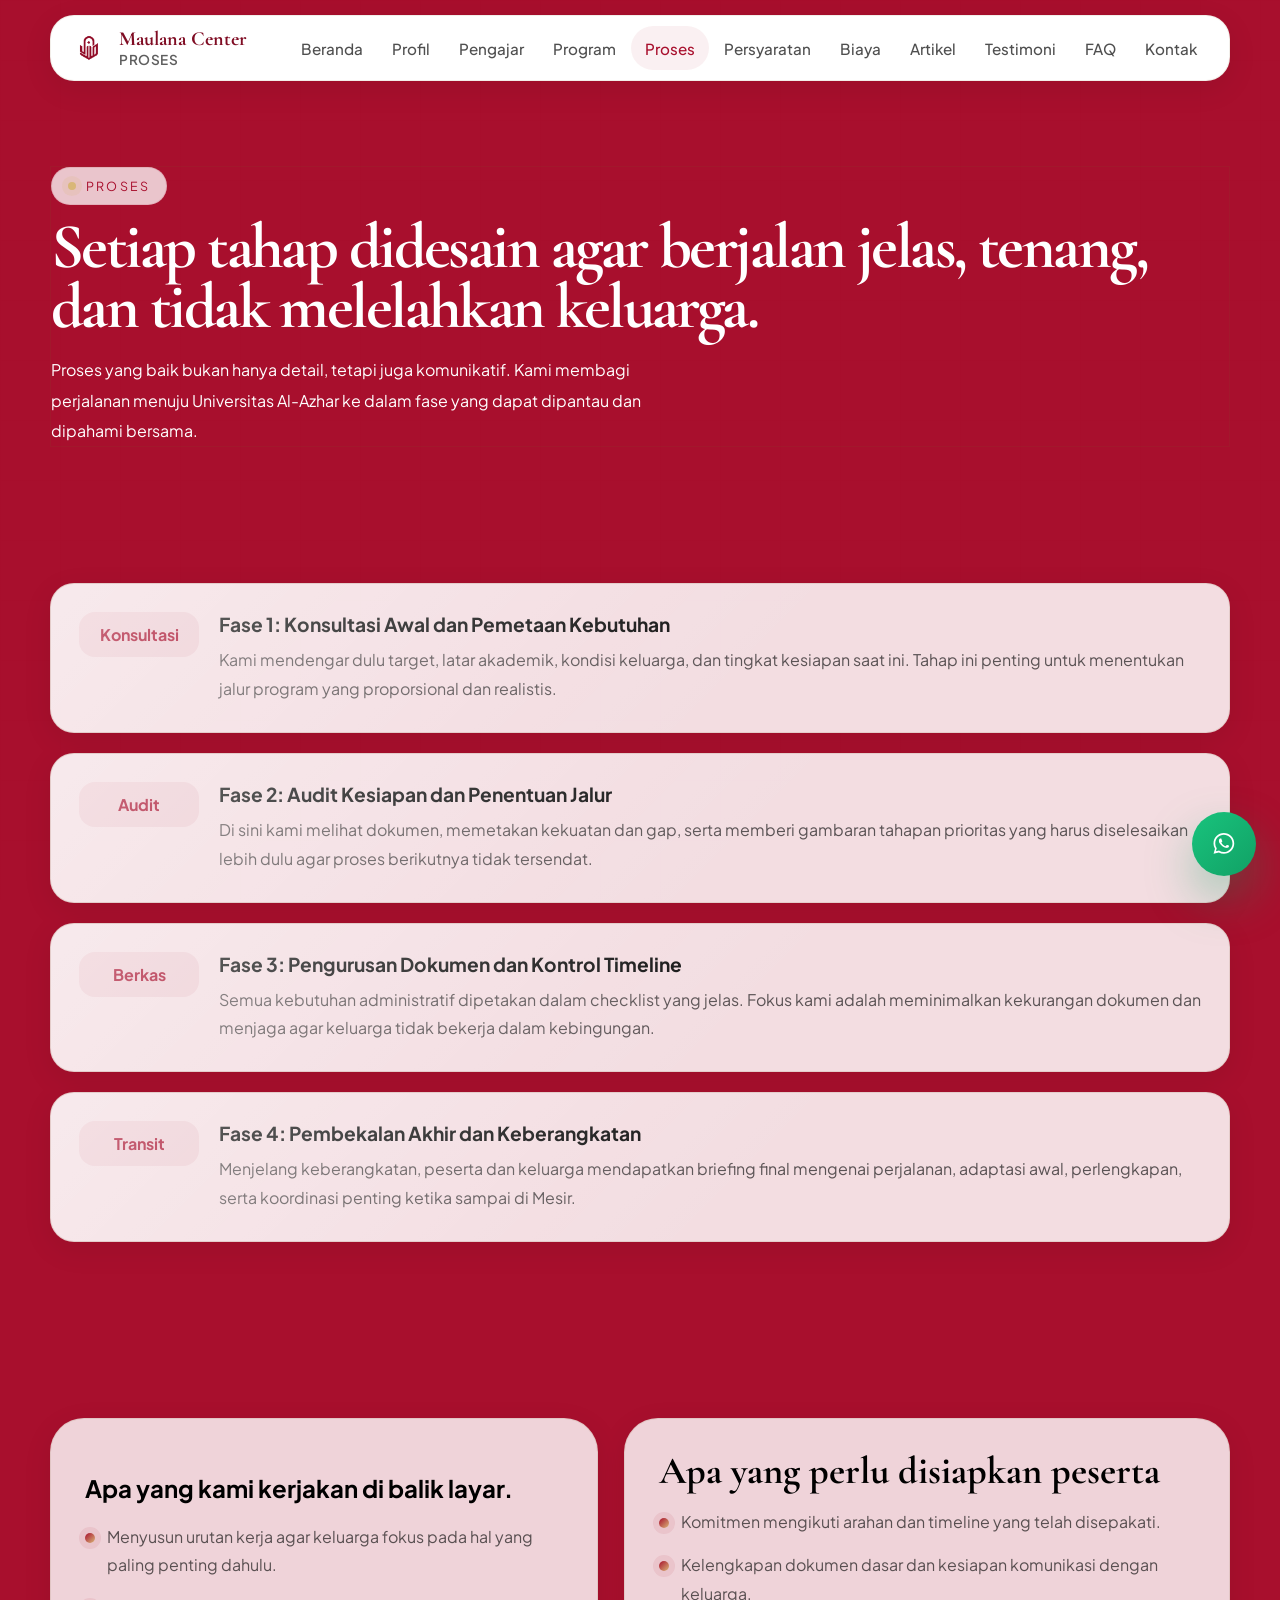
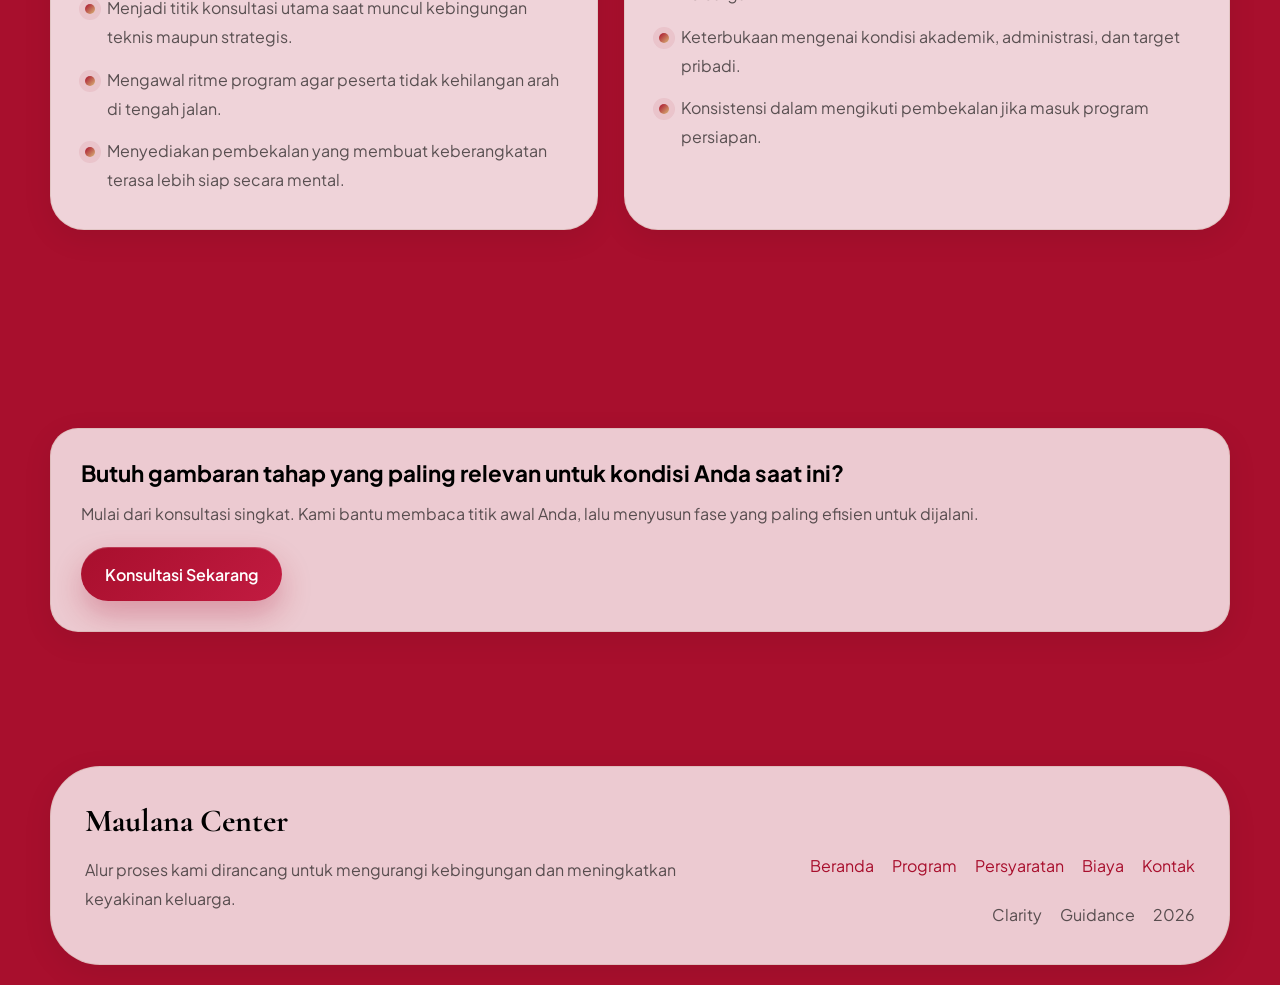
<file: proses/index.html>
<!DOCTYPE html>
<html lang="id">

<head>
  <meta charset="UTF-8" />
  <meta name="viewport" content="width=device-width, initial-scale=1.0" />

  <base href="../" />

  <title>Proses | Maulana Center</title>
  <meta property="og:image" content="https://maulanacenter.web.id/aset/ogimage.png">

  <link rel="icon" type="image/png" href="https://maulanacenter.web.id/favicon.png">

  <link rel="preconnect" href="https://fonts.googleapis.com" />
  <link rel="preconnect" href="https://fonts.gstatic.com" crossorigin />

  <meta name="google" content="notranslate" />

  <link
    href="https://fonts.googleapis.com/css2?family=Cormorant+Garamond:wght@500;600;700&amp;family=Plus+Jakarta+Sans:wght@400;500;600;700;800&amp;display=swap"
    rel="stylesheet" />
  <link rel="stylesheet" href="4profil.css" />

  <script src="script.js" defer></script>
</head>

<body class="is-loading">

  <div class="ambient-grid" aria-hidden="true"></div>

  <div class="page-wrap">
    <div data-navbar></div>
    <main>
      <section class="page-hero">
        <div class="page-hero-panel scroll-reveal">
          <div class="page-hero-copy">
            <span class="section-label">Proses</span>
            <h1>Setiap tahap didesain agar berjalan jelas, tenang, dan tidak melelahkan keluarga.</h1>
            <p>
              Proses yang baik bukan hanya detail, tetapi juga komunikatif. Kami membagi perjalanan menuju
              Universitas Al-Azhar ke dalam fase yang dapat dipantau dan dipahami bersama.
            </p>
          </div>
        </div>
  </div>
  </section>

  <section class="section section--compact">
    <div class="container">
      <div class="timeline-grid">
        <article class="timeline-card scroll-reveal" id="konsultasi">
          <time>Konsultasi</time>
          <div>
            <h3>Fase 1: Konsultasi Awal dan Pemetaan Kebutuhan</h3>
            <p>
              Kami mendengar dulu target, latar akademik, kondisi keluarga, dan tingkat kesiapan saat ini.
              Tahap ini penting untuk menentukan jalur program yang proporsional dan realistis.
            </p>
          </div>
        </article>

        <article class="timeline-card scroll-reveal" id="seleksi">
          <time>Audit</time>
          <div>
            <h3>Fase 2: Audit Kesiapan dan Penentuan Jalur</h3>
            <p>
              Di sini kami melihat dokumen, memetakan kekuatan dan gap, serta memberi gambaran tahapan prioritas
              yang harus diselesaikan lebih dulu agar proses berikutnya tidak tersendat.
            </p>
          </div>
        </article>

        <article class="timeline-card scroll-reveal" id="berkas">
          <time>Berkas</time>
          <div>
            <h3>Fase 3: Pengurusan Dokumen dan Kontrol Timeline</h3>
            <p>
              Semua kebutuhan administratif dipetakan dalam checklist yang jelas. Fokus kami adalah
              meminimalkan kekurangan dokumen dan menjaga agar keluarga tidak bekerja dalam kebingungan.
            </p>
          </div>
        </article>

        <article class="timeline-card scroll-reveal" id="keberangkatan">
          <time>Transit</time>
          <div>
            <h3>Fase 4: Pembekalan Akhir dan Keberangkatan</h3>
            <p>
              Menjelang keberangkatan, peserta dan keluarga mendapatkan briefing final mengenai perjalanan,
              adaptasi awal, perlengkapan, serta koordinasi penting ketika sampai di Mesir.
            </p>
          </div>
        </article>
      </div>
    </div>
  </section>

  <section class="section section--compact">
    <div class="container">
      <div class="split-layout">
        <article class="story-panel scroll-reveal">
          <h2>Apa yang kami kerjakan di balik layar.</h2>
          <ul class="check-list">
            <li>Menyusun urutan kerja agar keluarga fokus pada hal yang paling penting dahulu.</li>
            <li>Menjadi titik konsultasi utama saat muncul kebingungan teknis maupun strategis.</li>
            <li>Mengawal ritme program agar peserta tidak kehilangan arah di tengah jalan.</li>
            <li>Menyediakan pembekalan yang membuat keberangkatan terasa lebih siap secara mental.</li>
          </ul>
        </article>

        <article class="story-panel scroll-reveal">
          <h3>Apa yang perlu disiapkan peserta</h3>
          <ul class="milestone-list">
            <li>Komitmen mengikuti arahan dan timeline yang telah disepakati.</li>
            <li>Kelengkapan dokumen dasar dan kesiapan komunikasi dengan keluarga.</li>
            <li>Keterbukaan mengenai kondisi akademik, administrasi, dan target pribadi.</li>
            <li>Konsistensi dalam mengikuti pembekalan jika masuk program persiapan.</li>
          </ul>
        </article>
      </div>
    </div>
  </section>

  <section class="section">
    <div class="container">
      <div class="mini-cta scroll-reveal">
        <h3>Butuh gambaran tahap yang paling relevan untuk kondisi Anda saat ini?</h3>
        <p>
          Mulai dari konsultasi singkat. Kami bantu membaca titik awal Anda, lalu menyusun fase yang paling
          efisien untuk dijalani.
        </p>
        <!-- Link diarahkan ke folder kontak/ sesuai struktur navbar -->
        <a class="button" href="kontak/#form-kontak">Konsultasi Sekarang</a>
      </div>
    </div>
  </section>
  </main>

  <footer class="footer">
    <div class="footer-shell">
      <div class="footer-brand">
        <h3>Maulana Center</h3>
        <p>Alur proses kami dirancang untuk mengurangi kebingungan dan meningkatkan keyakinan keluarga.</p>
      </div>
      <div>
        <div class="footer-links">
          <!-- Link footer disesuaikan dengan struktur folder -->
          <a href="./" style="color: #a80f2d;">Beranda</a>
          <a href="program/" style="color: #a80f2d;">Program</a>
          <a href="persyaratan/" style="color: #a80f2d;">Persyaratan</a>
          <a href="biaya/" style="color: #a80f2d;">Biaya</a>
          <a href="kontak/" style="color: #a80f2d;">Kontak</a>
        </div>
        <div class="footer-meta">
          <span>Clarity</span>
          <span>Guidance</span>
          <span data-current-year></span>
        </div>
      </div>
    </div>
  </footer>
  </div>

  <a class="whatsapp-float" href="https://wa.me/6281522775390" target="_blank" rel="noreferrer"
    aria-label="Hubungi via WhatsApp">
    <svg viewBox="0 0 32 32" aria-hidden="true">
      <path
        d="M27.7 15.3c0 6.5-5.3 11.8-11.8 11.8-2.1 0-4-.5-5.8-1.5l-6 1.6 1.6-5.8A11.7 11.7 0 0 1 4 15.3C4 8.8 9.3 3.5 15.8 3.5s11.9 5.3 11.9 11.8Zm-11.9-9.9c-5.4 0-9.8 4.4-9.8 9.9 0 1.9.5 3.7 1.5 5.2l.2.3-.9 3.5 3.6-.9.3.2c1.5 1 3.2 1.5 5.1 1.5 5.4 0 9.9-4.4 9.9-9.8 0-5.5-4.5-9.9-9.9-9.9Zm5.8 12.6c-.3-.2-1.8-.9-2-.9-.3-.1-.5-.2-.7.2s-.8.9-.9 1.1c-.2.2-.4.2-.7.1-.3-.2-1.3-.5-2.5-1.6a9.4 9.4 0 0 1-1.7-2.2c-.2-.3 0-.5.1-.7.1-.1.3-.4.5-.5.2-.2.2-.3.3-.5s0-.4 0-.5c-.1-.2-.7-1.7-.9-2.3-.2-.6-.4-.5-.7-.5h-.6c-.2 0-.5.1-.7.4-.2.3-1 1-.9 2.4 0 1.4 1 2.7 1.1 2.9.1.2 2 3 4.8 4.3.7.3 1.2.5 1.6.6.7.2 1.3.2 1.8.1.6-.1 1.8-.7 2-1.4.3-.7.3-1.3.2-1.4-.1-.1-.3-.2-.6-.3Z">
      </path>
    </svg>
  </a>
</body>

</html>
</file>
<file: 4profil.css>
:root {
  --color-bg: #fbf8f1;
  --color-surface: rgba(255, 255, 255, 0.82);
  --color-surface-strong: #ffffff;
  --color-surface-muted: #f4ede2;
  --color-border: rgba(125, 90, 40, 0.14);
  --color-text: #ffffff;
  --color-text-soft: rgba(255, 255, 255, 0.8);
  --color-primary: #a80f2d;
  --color-primary-deep: #7f0c23;
  --color-secondary: #d9b778;
  --color-emerald: #0f6d62;
  --shadow-soft: 0 18px 60px rgba(54, 26, 17, 0.08);
  --shadow-card: 0 24px 80px rgba(81, 35, 27, 0.12);
  --radius-xl: 32px;
  --radius-lg: 24px;
  --radius-md: 18px;
  --radius-sm: 14px;
  --font-body: "Plus Jakarta Sans", sans-serif;
  --font-display: "Cormorant Garamond", serif;
  --container: min(1180px, calc(100% - 40px));
  --nav-height: 94px;
  --nav-offset: calc(var(--nav-height) + 38px);
  --nav-layer: 2147483000;
  --transition: 320ms cubic-bezier(0.22, 1, 0.36, 1);
}

* {
  box-sizing: border-box;
}

html {
  scroll-behavior: smooth;
  -webkit-text-size-adjust: 100%;
  scroll-padding-top: calc(var(--nav-height) + 40px);
  overflow-x: hidden;
}

body {
  margin: 0;
  font-family: var(--font-body);
  color: var(--color-text);
  background-color: #a80f2d;
  min-height: 100vh;
  overflow-x: hidden;
}

body::before {
  content: "";
  position: fixed;
  inset: 0;
  z-index: -2;
  background: radial-gradient(circle at 50% 10%, #90162a 0%, #4a0c16 100%);
}

body.is-loading {
  overflow: hidden;
}

body::before,
body::after {
  content: none;
}

a {
  color: inherit;
  text-decoration: none;
}

img {
  display: block;
  width: 100%;
}

button,
input,
textarea,
select {
  font: inherit;
}

button {
  border: 0;
  background: none;
  cursor: pointer;
}

:where(a, button, input, textarea, select, [role="button"]) {
  -webkit-tap-highlight-color: transparent;
}

:where(a, button, input, textarea, select, [role="button"]):focus {
  outline: none;
}

:where(a, button, input, textarea, select, [role="button"]):focus-visible {
  outline: 2px solid rgba(168, 15, 45, 0.55);
  outline-offset: 3px;
}

.loading-screen {
  position: fixed;
  inset: 0;
  display: grid;
  place-items: center;
  background:
    radial-gradient(circle at center, rgba(217, 183, 120, 0.14), transparent 34%),
    linear-gradient(135deg, rgba(12, 12, 12, 0.94), rgba(57, 18, 25, 0.97));
  z-index: 9999;
  transition: opacity 500ms ease, visibility 500ms ease;
}

.loading-screen.is-hidden {
  opacity: 0;
  visibility: hidden;
}

.loading-shell {
  display: grid;
  gap: 18px;
  justify-items: center;
  text-align: center;
  color: rgba(255, 255, 255, 0.86);
}

.loading-shell strong {
  display: block;
  margin-bottom: 8px;
  font-size: 1.15rem;
}

.loading-shell p {
  margin: 0;
  color: rgba(255, 255, 255, 0.68);
  line-height: 1.7;
}

.loading-emblem {
  width: 84px;
  height: 84px;
  border-radius: 28px;
  background: linear-gradient(135deg, rgba(255, 255, 255, 0.12), rgba(217, 183, 120, 0.24));
  border: 1px solid rgba(255, 255, 255, 0.18);
  position: relative;
  overflow: hidden;
  box-shadow: 0 20px 60px rgba(0, 0, 0, 0.22);
}

.loading-emblem::before,
.loading-emblem::after {
  content: "";
  position: absolute;
  inset: 18px;
  border: 1px solid rgba(255, 255, 255, 0.5);
  border-bottom: 0;
  border-radius: 999px 999px 0 0;
}

.loading-emblem::after {
  inset: 28px 24px;
  animation: pulseGlow 1.8s ease-in-out infinite;
}

.loading-line {
  width: 160px;
  height: 3px;
  border-radius: 999px;
  background: rgba(255, 255, 255, 0.16);
  overflow: hidden;
}

.loading-line span {
  display: block;
  width: 45%;
  height: 100%;
  background: linear-gradient(90deg, rgba(217, 183, 120, 0), rgba(217, 183, 120, 1), rgba(255, 255, 255, 0));
  animation: loadingMove 1.2s linear infinite;
}

.page-wrap {
  position: relative;
}

.page-wrap>main {
  position: relative;
  z-index: 0;
  padding-top: var(--nav-offset);
}

.ambient-grid {
  position: fixed;
  inset: 0;
  pointer-events: none;
  z-index: -1;
  opacity: 0.22;
  background-image:
    linear-gradient(rgba(168, 15, 45, 0.05) 1px, transparent 1px),
    linear-gradient(90deg, rgba(168, 15, 45, 0.05) 1px, transparent 1px);
  background-size: 60px 60px;
}

.container {
  width: var(--container);
  margin: 0 auto;
}

.section {
  padding: 110px 0;
  position: relative;
}

.section--compact {
  padding: 88px 0;
}

.section-label {
  display: inline-flex;
  align-items: center;
  gap: 10px;
  padding: 10px 16px;
  border-radius: 999px;
  background: rgba(255, 255, 255, 0.76);
  border: 1px solid rgba(168, 15, 45, 0.12);
  font-size: 0.78rem;
  letter-spacing: 0.18em;
  text-transform: uppercase;
  color: var(--color-primary);
}

.section-label::before {
  content: "";
  width: 8px;
  height: 8px;
  border-radius: 50%;
  background: var(--color-secondary);
  box-shadow: 0 0 0 6px rgba(217, 183, 120, 0.18);
}

.section-head {
  max-width: 720px;
  margin-bottom: 38px;
  padding: 0px 0px 0px 0px;
}

.section-head h1,
.section-head h2 {
  margin: 18px 0 16px;
  font-family: var(--font-display);
  font-weight: 600;
  font-size: clamp(2.6rem, 4vw, 4.4rem);
  line-height: 0.96;
  letter-spacing: -0.03em;
}

.section-head p {
  margin: 0;
  color: #ffffff;
  line-height: 1.8;
  max-width: 640px;
}

.eyebrow {
  text-transform: uppercase;
  font-size: 0.82rem;
  letter-spacing: 0.18em;
  color: rgba(255, 255, 255, 0.45);
}

.site-nav {
  position: fixed;
  top: 15px;
  left: 0;
  right: 0;
  z-index: var(--nav-layer);
  display: flex;
  justify-content: center;
  padding: 0 16px;
  pointer-events: none;
  isolation: isolate;
}

.nav-shell {
  pointer-events: auto;
  width: min(1240px, calc(100% - 28px));
  margin: 0 auto;
  min-height: var(--nav-height);
  display: flex;
  align-items: center;
  gap: 18px;
  padding: 18px 24px;
  border-radius: 28px;
  background: rgba(255, 255, 255, 0.9);
  border: 1px solid rgba(125, 90, 40, 0.12);
  box-shadow: 0 24px 60px rgba(59, 30, 17, 0.08);
  position: relative;
  z-index: 1;
  --color-text: #111111;
  --color-text-soft: rgba(17, 17, 17, 0.68);
  color: var(--color-text);
}

.brand {
  display: flex;
  align-items: center;
  gap: 12px;
  text-decoration: none;
  min-width: 0;
  flex: 1 1 auto;
}

.nav-img {
  height: 45px;
  width: auto;
  object-fit: contain;
}

.brand-copy {
  display: grid;
  gap: 2px;
  align-items: start;
  white-space: nowrap;
  min-width: 0;
}

.brand-mark {
  width: 54px;
  height: 54px;
  border-radius: 19px;
  background: linear-gradient(145deg, #f7efe0, #fff);
  border: 1px solid rgba(168, 15, 45, 0.12);
  position: relative;
  overflow: hidden;
  box-shadow: inset 0 1px 0 rgba(255, 255, 255, 0.8), 0 14px 28px rgba(83, 41, 23, 0.08);
}

.brand-mark span {
  position: absolute;
  inset: auto 10px 10px;
  height: 22px;
  border: 1.5px solid rgba(168, 15, 45, 0.82);
  border-bottom: 0;
  border-radius: 999px 999px 0 0;
}

.brand-mark span:last-child {
  inset: auto 16px 18px;
  height: 14px;
  border-color: rgba(15, 109, 98, 0.75);
}

.brand-copy strong {
  display: block;
  font-family: var(--font-display, "Cormorant Garamond", serif);
  font-size: 1.4rem;
  font-weight: 700;
  color: var(--color-primary-deep, #7f0c23);
  line-height: 1;
  overflow: hidden;
  text-overflow: ellipsis;
}

.brand-copy span {
  font-family: var(--font-body, "Plus Jakarta Sans", sans-serif);
  font-size: 0.85rem;
  color: var(--color-text-soft, rgba(17, 17, 17, 0.68));
  font-weight: 600;
  letter-spacing: 0.5px;
  display: flex;
  align-items: center;
}

.nav-current {
  display: block;
  font-size: 0.68rem;
  letter-spacing: 0.16em;
  text-transform: uppercase;
  color: rgba(127, 12, 35, 0.65);
}

.brand-copy span:not(.nav-current)::before {
  content: "";
  display: inline-block;
  width: 4px;
  height: 4px;
  border-radius: 50%;
  background-color: var(--color-secondary, #d9b778);
  margin: 0 10px;
}

.nav-menu {
  margin-left: auto;
  display: flex;
  align-items: center;
  gap: 24px;
  position: relative;
  z-index: 2;
}

.nav-links {
  list-style: none;
  display: flex;
  align-items: center;
  gap: 6px;
  padding: 0;
  margin: 0;
}

.nav-links>li>a,
.nav-link-group>a {
  display: inline-flex;
  align-items: center;
  min-height: 44px;
  padding: 11px 14px;
  border-radius: 999px;
  font-size: 0.95rem;
  font-weight: 500;
  color: rgba(17, 17, 17, 0.74);
  transition: color var(--transition), background var(--transition), transform var(--transition);
}

.nav-links>li>a:hover,
.nav-link-group>a:hover,
.nav-links>li>a.is-active,
.nav-link-group>a.is-active,
.nav-links>li>a[aria-current="page"],
.nav-link-group>a[aria-current="page"] {
  color: var(--color-primary);
  background: rgba(168, 15, 45, 0.06);
}

.nav-item {
  position: relative;
}

.nav-link-group {
  display: flex;
  align-items: center;
  gap: 2px;
}

.dropdown-toggle {
  width: 32px;
  height: 32px;
  border-radius: 50%;
  position: relative;
  color: rgba(17, 17, 17, 0.6);
}

.dropdown-toggle::before,
.dropdown-toggle::after {
  content: "";
  position: absolute;
  top: 14px;
  width: 8px;
  height: 1.8px;
  background: currentColor;
  transition: transform var(--transition);
}

.dropdown-toggle::before {
  left: 10px;
  transform: rotate(45deg);
}

.dropdown-toggle::after {
  right: 10px;
  transform: rotate(-45deg);
}

.dropdown-panel {
  position: absolute;
  top: calc(100% + 12px);
  left: 0;
  min-width: 240px;
  display: grid;
  gap: 6px;
  padding: 14px;
  border-radius: 22px;
  background: rgba(255, 255, 255, 0.96);
  border: 1px solid rgba(125, 90, 40, 0.12);
  box-shadow: 0 30px 80px rgba(47, 19, 13, 0.1);
  opacity: 0;
  visibility: hidden;
  transform: translateY(10px);
  transition: opacity var(--transition), transform var(--transition), visibility var(--transition);
  pointer-events: none;
}

.dropdown-panel a {
  display: block;
  padding: 12px 14px;
  border-radius: 14px;
  color: rgba(17, 17, 17, 0.74);
  transition: background var(--transition), color var(--transition), transform var(--transition);
}

.dropdown-panel a:hover {
  background: rgba(168, 15, 45, 0.06);
  color: var(--color-primary);
  transform: translateX(4px);
}

.has-dropdown:hover .dropdown-panel,
.has-dropdown:focus-within .dropdown-panel,
.has-dropdown.is-open .dropdown-panel {
  opacity: 1;
  visibility: visible;
  transform: translateY(0);
  pointer-events: auto;
}

.has-dropdown.is-open .dropdown-toggle::before {
  transform: rotate(-45deg);
}

.has-dropdown.is-open .dropdown-toggle::after {
  transform: rotate(45deg);
}

.nav-cta,
.button,
.button-outline {
  display: inline-flex;
  align-items: center;
  justify-content: center;
  gap: 10px;
  border-radius: 999px;
  min-height: 54px;
  padding: 0 24px;
  font-weight: 600;
  transition: transform var(--transition), box-shadow var(--transition), background var(--transition), color var(--transition);
}

.nav-cta {
  color: #ffffff;
  background: linear-gradient(135deg, var(--color-primary), #c21b41);
  box-shadow: 0 14px 30px rgba(168, 15, 45, 0.28), inset 0 1px 0 rgba(255, 255, 255, 0.2);
}

.nav-cta:hover,
.button:hover,
.button-outline:hover {
  transform: translateY(-3px);
}

.button[disabled],
button[disabled] {
  opacity: 0.72;
  cursor: default;
  pointer-events: none;
  transform: none;
}

.button {
  background: linear-gradient(135deg, var(--color-primary), #c21b41);
  color: #ffffff;
  box-shadow: 0 14px 30px rgba(168, 15, 45, 0.28), inset 0 1px 0 rgba(255, 255, 255, 0.18);
}

.button1 {
  background: linear-gradient(135deg, #ffffff, #ffffff);
  color: #a80f2d;
  box-shadow: 0 14px 30px rgba(168, 15, 45, 0.28), inset 0 1px 0 rgba(255, 255, 255, 0.18);
  display: inline-block;
  padding: 15px 35px;
  border-radius: 50px;
  text-decoration: none;
  white-space: nowrap;
  font-family: var(--font-body);
  transition: transform 0.2s;
  justify-content: center;
}

.button2 {
  background: linear-gradient(135deg, #ffffff, #ffffff);
  color: #a80f2d;
  box-shadow: 0 14px 30px rgba(168, 15, 45, 0.28), inset 0 1px 0 rgba(255, 255, 255, 0.18);
  display: inline-block;
  padding: 15px 35px;
  border-radius: 50px;
  text-decoration: none;
  white-space: nowrap;
  font-family: var(--font-body);
  transition: transform 0.2s;
  justify-content: center;
}

.container-center {
  display: flex;
  justify-content: center;
  margin-top: 32px;
}

.button-outline {
  color: var(--color-text);
  background: rgba(255, 255, 255, 0.82);
  border: 1px solid rgba(17, 17, 17, 0.08);
  box-shadow: 0 12px 28px rgba(36, 27, 20, 0.08);
}

.button-inline {
  display: inline-flex;
  align-items: center;
  gap: 10px;
  color: var(--color-primary);
  font-weight: 600;
}

.button-inline::after {
  content: "";
  width: 26px;
  height: 1px;
  background: currentColor;
  transition: width var(--transition);
}

.button-inline:hover::after {
  width: 40px;
}

.nav-toggle {
  display: none;
  width: 52px;
  height: 52px;
  border-radius: 18px;
  background: rgba(17, 17, 17, 0.04);
  align-items: center;
  justify-content: center;
  gap: 5px;
  flex-direction: column;
}

.nav-toggle span {
  width: 20px;
  height: 2px;
  border-radius: 999px;
  background: var(--color-text);
  transition: transform var(--transition), opacity var(--transition);
}

.nav-toggle.is-open span:nth-child(1) {
  transform: translateY(7px) rotate(45deg);
}

.nav-toggle.is-open span:nth-child(2) {
  opacity: 0;
}

.nav-toggle.is-open span:nth-child(3) {
  transform: translateY(-7px) rotate(-45deg);
}

.hero {
  padding: 38px 0 72px;
}

.hero-panel {
  width: var(--container);
  margin: 0 auto;
  min-height: calc(100vh - 160px);
  position: relative;
  overflow: clip;
  border-radius: 44px;
  padding: 56px;
  background: linear-gradient(135deg, rgba(168, 15, 45, 0.45) 0%, rgba(93, 10, 24, 0.6) 100%);
  box-shadow: 0 40px 100px rgba(0, 0, 0, 0.25), inset 0 2px 4px rgba(255, 255, 255, 0.1);
  backdrop-filter: blur(28px);
  -webkit-backdrop-filter: blur(28px);
  border: 1px solid rgba(255, 255, 255, 0.08);
}

.hero-home {
  position: relative;
  z-index: 1;
  width: min(1040px, 100%);
  margin: 0 auto;
  display: grid;
  gap: 34px;
  align-content: center;
  min-height: calc(100vh - 320px);
}

.hero-home-top {
  display: flex;
  justify-content: flex-start;
}

.hero-center-logo {
  width: 76px;
  height: 76px;
  border-radius: 26px;
  background: rgba(255, 255, 255, 0.85);
  border: 1px solid rgba(255, 255, 255, 0.3);
  display: grid;
  place-items: center;
  justify-self: center;
  box-shadow: 0 16px 40px rgba(0, 0, 0, 0.2), 0 0 0 24px rgba(255, 255, 255, 0.04);
  backdrop-filter: blur(12px);
  -webkit-backdrop-filter: blur(12px);
  margin-bottom: 30px;
}

.hero-center-logo img {
  width: 48px;
  height: 48px;
  object-fit: contain;
}

.hero-shape-left {
  position: relative;
  width: min(560px, 100%);
  height: 220px;
  border-radius: 180px 44px 44px 180px;
  background:
    linear-gradient(180deg, rgba(255, 255, 255, 0.16), rgba(255, 255, 255, 0.06)),
    radial-gradient(circle at 26% 30%, rgba(217, 183, 120, 0.22), transparent 52%);
  border: 1px solid rgba(255, 255, 255, 0.14);
  box-shadow: 0 34px 90px rgba(0, 0, 0, 0.24);
  overflow: hidden;
}

.hero-shape-left::before {
  content: "";
  position: absolute;
  inset: 16px;
  border-radius: 170px 34px 34px 170px;
  border: 1px solid rgba(255, 255, 255, 0.12);
  opacity: 0.85;
}

.hero-photo {
  position: absolute;
  left: 26px;
  top: 50%;
  transform: translateY(-50%);
  width: 142px;
  height: 142px;
  padding: 10px;
  border-radius: 50%;
  background: linear-gradient(135deg, rgba(217, 183, 120, 0.95), rgba(168, 15, 45, 0.92));
  box-shadow: 0 28px 78px rgba(0, 0, 0, 0.22);
}

.hero-photo::before,
.hero-photo::after {
  content: none;
}

.hero-photo img {
  width: 100%;
  height: 100%;
  border-radius: 50%;
  object-fit: cover;
  background: #0b1220;
  border: 6px solid rgba(255, 255, 255, 0.08);
}

.hero-bubble {
  position: absolute;
  left: 190px;
  right: 18px;
  max-width: 320px;
  padding: 14px 16px;
  border-radius: 18px;
  background: rgba(248, 250, 255, 0.94);
  border: 1px solid rgba(17, 17, 17, 0.06);
  box-shadow: 0 18px 54px rgba(0, 0, 0, 0.22);
  display: grid;
  gap: 4px;
  color: rgba(11, 18, 32, 0.94);
}

.hero-bubble strong {
  font-size: 0.88rem;
}

.hero-bubble span {
  font-size: 0.82rem;
  color: rgba(11, 18, 32, 0.7);
}

.hero-bubble--left {
  top: 24px;
}

.hero-bubble--right {
  bottom: 24px;
}

.hero-home-cards {
  display: grid;
  grid-template-columns: 1fr 1fr;
  gap: 24px;
  align-items: stretch;
}

.hero-home-card {
  position: relative;
  overflow: hidden;
  padding: 48px;
  border-radius: 36px;
  background: rgba(42, 22, 25, 0.65);
  border: 1px solid rgba(255, 255, 255, 0.06);
  box-shadow: 0 24px 60px rgba(0, 0, 0, 0.25);
  color: rgba(255, 255, 255, 0.95);
  backdrop-filter: blur(16px);
  -webkit-backdrop-filter: blur(16px);
}

.hero-home-card::before {
  content: "";
  position: absolute;
  inset: 0;
  background: radial-gradient(135deg, rgba(255, 255, 255, 0.04) 0%, transparent 100%);
  pointer-events: none;
}

.hero-home-card>* {
  position: relative;
  z-index: 1;
}

.hero-home-card--story::after {
  content: none;
}

.hero-kicker {
  display: inline-flex;
  margin-bottom: 14px;
  text-transform: uppercase;
  letter-spacing: 0.24em;
  font-size: 0.78rem;
  color: rgba(255, 255, 255, 0.64);
}

.hero-home-card--intro h1 {
  margin: 0 0 14px;
  font-family: var(--font-display);
  font-weight: 600;
  font-size: clamp(2.7rem, 4.2vw, 4.1rem);
  line-height: 0.94;
  letter-spacing: -0.04em;
}

.hero-subtitle {
  margin: 0;
  max-width: 46ch;
  color: rgba(255, 255, 255, 0.76);
  line-height: 1.75;
}

.hero-home-card--story h2 {
  margin: 0 0 14px;
  font-family: var(--font-display);
  font-weight: 600;
  font-size: 2.1rem;
  line-height: 0.98;
  letter-spacing: -0.02em;
}

.hero-home-card--story p {
  margin: 0;
  color: rgba(255, 255, 255, 0.74);
  line-height: 1.9;
}

.hero-actions {
  display: flex;
  flex-wrap: wrap;
  gap: 12px;
  margin-top: 32px;
}

.hero-home-card .button {
  padding: 0 28px;
  min-height: 50px;
  font-size: 0.98rem;
  border-radius: 999px;
  box-shadow: 0 12px 24px rgba(168, 15, 45, 0.25);
}

.hero-home-card .button-outline {
  color: rgba(255, 255, 255, 0.95);
  background: rgba(255, 255, 255, 0.08);
  border: 1px solid rgba(255, 255, 255, 0.12);
  box-shadow: none;
  padding: 0 28px;
  min-height: 50px;
  font-size: 0.98rem;
  border-radius: 999px;
  backdrop-filter: blur(8px);
  -webkit-backdrop-filter: blur(8px);
}

.hero-home-card .button-outline:hover {
  background: rgba(255, 255, 255, 0.14);
}

.metric-grid,
.program-grid,
.article-grid,
.teacher-grid,
.faq-grid,
.contact-grid,
.gallery-grid,
.story-grid,
.pricing-grid,
.requirements-grid {
  display: grid;
  gap: 24px;
}

.metric-grid {
  grid-template-columns: repeat(5, minmax(0, 1fr));
}

.teacher-grid {
  grid-template-columns: repeat(4, minmax(0, 1fr));
}

.card,
.metric-card,
.program-card,
.article-card,
.faq-card,
.contact-card,
.pricing-card,
.requirement-card,
.timeline-card,
.value-card,
.testimonial-sheet,
.gallery-item,
.highlight-panel {
  position: relative;
  padding: 28px;
  border-radius: var(--radius-lg);
  background: rgba(255, 255, 255, 0.86);
  border: 1px solid rgba(125, 90, 40, 0.12);
  box-shadow: var(--shadow-soft);
  --color-text: #111111;
  --color-text-soft: rgba(17, 17, 17, 0.68);
  color: var(--color-text);
  overflow: hidden;
}

.metric-card::before,
.program-card::before,
.article-card::before,
.faq-card::before,
.contact-card::before,
.pricing-card::before,
.requirement-card::before,
.timeline-card::before,
.value-card::before,
.testimonial-sheet::before,
.gallery-item::before,
.highlight-panel::before {
  content: "";
  position: absolute;
  inset: 0;
  background: linear-gradient(135deg, rgba(255, 255, 255, 0.38), transparent 60%);
  pointer-events: none;
}

.metric-card:hover,
.program-card:hover,
.article-card:hover,
.faq-card:hover,
.contact-card:hover,
.pricing-card:hover,
.requirement-card:hover,
.timeline-card:hover,
.value-card:hover,
.gallery-item:hover,
.highlight-panel:hover {
  transform: translateY(-8px);
  box-shadow: 0 34px 90px rgba(69, 30, 17, 0.14);
}

.metric-card,
.program-card,
.article-card,
.faq-card,
.contact-card,
.pricing-card,
.requirement-card,
.timeline-card,
.value-card,
.gallery-item,
.highlight-panel {
  transition: transform var(--transition), box-shadow var(--transition), border-color var(--transition);
}

.icon-badge {
  width: 52px;
  height: 52px;
  display: grid;
  place-items: center;
  border-radius: 18px;
  background: linear-gradient(135deg, rgba(168, 15, 45, 0.1), rgba(217, 183, 120, 0.16));
  color: var(--color-primary);
  margin-bottom: 18px;
}

.icon-badge svg {
  width: 24px;
  height: 24px;
  stroke: currentColor;
}

.metric-card h3,
.program-card h3,
.article-card h3,
.faq-card h3,
.contact-card h3,
.pricing-card h3,
.requirement-card h3,
.timeline-card h3,
.value-card h3,
.testimonial-sheet h3,
.gallery-caption h3,
.highlight-panel h3 {
  margin: 0 0 10px;
  font-size: 1.2rem;
}

.metric-card strong,
.pricing-price {
  display: block;
  font-family: var(--font-display);
  font-size: clamp(2rem, 2vw, 2.8rem);
  letter-spacing: -0.04em;
  line-height: 0.9;
  margin-bottom: 12px;
}

.card p,
.metric-card p,
.program-card p,
.article-card p,
.faq-card p,
.contact-card p,
.pricing-card p,
.requirement-card p,
.timeline-card p,
.value-card p,
.testimonial-sheet p,
.highlight-panel p,
.gallery-caption p {
  margin: 0;
  color: var(--color-text-soft);
  line-height: 1.8;
}

.split-layout {
  display: grid;
  grid-template-columns: 0.95fr 1.05fr;
  gap: 26px;
}

.program-grid {
  grid-template-columns: repeat(4, minmax(0, 1fr));
}

.program-card {
  display: flex;
  flex-direction: column;
  min-height: 320px;
}

.program-card .card-index,
.article-card .card-index,
.timeline-card .card-index {
  display: inline-flex;
  width: 42px;
  height: 42px;
  align-items: center;
  justify-content: center;
  border-radius: 50%;
  background: rgba(168, 15, 45, 0.08);
  color: var(--color-primary);
  font-weight: 700;
  margin-bottom: 18px;
}

.program-card .button-inline,
.article-card .button-inline {
  margin-top: auto;
  padding-top: 22px;
}

.process-track {
  display: grid;
  grid-template-columns: repeat(5, minmax(0, 1fr));
  gap: 22px;
  position: relative;
}

.process-track::before {
  content: none;
}

.step-card {
  position: relative;
  padding: 34px 24px 28px;
  border-radius: 28px;
  background: rgba(255, 255, 255, 0.8);
  border: 1px solid rgba(125, 90, 40, 0.12);
  box-shadow: var(--shadow-soft);
}

.step-number {
  width: 66px;
  height: 66px;
  display: grid;
  place-items: center;
  margin-bottom: 24px;
  border-radius: 24px;
  background: linear-gradient(135deg, rgba(168, 15, 45, 0.92), rgba(126, 12, 35, 1));
  color: #ffffff;
  font-size: 1.2rem;
  font-weight: 700;
  box-shadow: 0 16px 28px rgba(168, 15, 45, 0.2);
}

.step-card h3,
.step-card p {
  color: #000000;
}

.step-card h3 {
  margin: 0 0 10px;
  font-size: 1.1rem;
}

.step-card p {
  margin: 0;
  line-height: 1.8;
  color: var(--color-text-soft);
}

.testimonial-slider {
  position: relative;
}

.testimonial-stage {
  position: relative;
  min-height: 360px;
}

.testimonial-slide {
  position: absolute;
  inset: 0;
  display: grid;
  grid-template-columns: 0.78fr 1.22fr;
  gap: 26px;
  padding: 34px;
  border-radius: 34px;
  background:
    linear-gradient(135deg, rgba(255, 255, 255, 0.92), rgba(255, 255, 255, 0.78)),
    linear-gradient(180deg, rgba(217, 183, 120, 0.12), transparent);
  border: 1px solid rgba(125, 90, 40, 0.12);
  box-shadow: var(--shadow-card);
  opacity: 0;
  visibility: hidden;
  transform: translateX(30px);
  transition: opacity 480ms ease, transform 480ms ease, visibility 480ms ease;
}

.testimonial-slide.is-active {
  opacity: 1;
  visibility: visible;
  transform: translateX(0);
}

.testimonial-photo {
  border-radius: 28px;
  overflow: hidden;
  height: 292px;
}

.testimonial-photo img {
  height: 100%;
  object-fit: cover;
}

.testimonial-body {
  display: grid;
  align-content: center;
  gap: 18px;
}

.quote-mark {
  font-family: var(--font-display);
  font-size: 5rem;
  line-height: 0.7;
  color: rgba(168, 15, 45, 0.22);
}

.testimonial-body p {
  margin: 0;
  font-size: clamp(1.04rem, 1.9vw, 1.28rem);
  line-height: 1.9;
  color: rgba(17, 17, 17, 0.78);
}

.testimonial-person strong {
  color: #000000;
  display: block;
  margin-bottom: 6px;
  font-size: 1.1rem;
}

.testimonial-person span {
  color: rgba(17, 17, 17, 0.58);
}

.slider-controls {
  display: flex;
  justify-content: space-between;
  align-items: center;
  gap: 20px;
  margin-top: 28px;
}

.slider-dots {
  display: flex;
  gap: 10px;
}

.slider-dot {
  width: 12px;
  height: 12px;
  border-radius: 50%;
  background: rgba(255, 255, 255, 0.3);
  transition: transform var(--transition), background var(--transition);
}

.slider-dot.is-active {
  background: #ffffff;
  transform: scale(1.15);
}

.slider-arrows {
  display: flex;
  gap: 10px;
}

.slider-arrow {
  width: 52px;
  height: 52px;
  border-radius: 50%;
  display: grid;
  place-items: center;
  background: rgba(255, 255, 255, 0.15);
  border: 1px solid rgba(255, 255, 255, 0.25);
  box-shadow: 0 12px 28px rgba(0, 0, 0, 0.15);
  backdrop-filter: blur(8px);
  -webkit-backdrop-filter: blur(8px);
  transition: transform var(--transition), background var(--transition);
}

.slider-arrow:hover {
  transform: translateY(-3px);
  background: rgba(255, 255, 255, 0.25);
}

.slider-arrow::before {
  content: "";
  width: 12px;
  height: 12px;
  border-top: 2px solid #ffffff;
  border-right: 2px solid #ffffff;
}

.slider-arrow[data-direction="prev"]::before {
  transform: rotate(-135deg);
  margin-left: 4px;
}

.slider-arrow[data-direction="next"]::before {
  transform: rotate(45deg);
  margin-right: 4px;
}

.gallery-grid {
  grid-template-columns: repeat(12, 1fr);
  align-items: stretch;
}

.gallery-item {
  display: grid;
  grid-template-rows: auto 1fr;
  padding: 0;
  border-radius: 36px;
  height: 100%;
  align-self: stretch;
  background: linear-gradient(180deg, rgba(255, 250, 247, 0.98), rgba(245, 236, 233, 0.98));
  border: 1px solid rgba(125, 90, 40, 0.14);
  box-shadow: 0 28px 72px rgba(81, 35, 27, 0.14);
}

.gallery-item::before {
  display: none;
}

.gallery-item.large {
  grid-column: span 5;
}

.gallery-item.medium {
  grid-column: span 4;
}

.gallery-item.small {
  grid-column: span 3;
}

.gallery-media {
  overflow: hidden;
  background: rgba(87, 33, 29, 0.08);
}

.gallery-item.large .gallery-media {
  aspect-ratio: 1.68 / 1;
}

.gallery-item.medium .gallery-media {
  aspect-ratio: 1.32 / 1;
}

.gallery-item.small .gallery-media {
  aspect-ratio: 0.98 / 1;
}

.gallery-item img {
  height: 100%;
  object-fit: cover;
  transition: transform 700ms ease;
}

.gallery-item:hover img {
  transform: scale(1.05);
}

.gallery-caption {
  position: static;
  display: grid;
  grid-template-rows: auto auto 1fr;
  align-content: start;
  gap: 12px;
  padding: 28px 30px 32px;
  min-height: 196px;
  background: linear-gradient(180deg, rgba(255, 249, 246, 0.98), rgba(245, 236, 233, 0.98));
  color: #2b201f;
}

.gallery-kicker {
  font-size: 0.8rem;
  font-weight: 700;
  letter-spacing: 0.22em;
  text-transform: uppercase;
  color: rgba(120, 101, 96, 0.82);
}

.gallery-caption h3 {
  margin: 0;
  font-size: clamp(1.72rem, 2vw, 2.3rem);
  line-height: 1.02;
  letter-spacing: -0.05em;
  color: #2b201f;
}

.gallery-caption p {
  color: rgba(62, 48, 46, 0.74);
  font-size: clamp(0.96rem, 1.15vw, 1.05rem);
  line-height: 1.55;
}

.gallery-item.small .gallery-caption {
  min-height: 196px;
  padding: 24px 24px 28px;
}

.gallery-item.small .gallery-caption h3 {
  font-size: clamp(1.36rem, 1.5vw, 1.74rem);
}

.gallery-item.small .gallery-caption p {
  font-size: 0.92rem;
}

.cta-panel {
  display: grid;
  grid-template-columns: 1.1fr 0.9fr;
  gap: 28px;
  align-items: center;
  padding: 44px;
  border-radius: 40px;
  background:
    linear-gradient(135deg, rgba(168, 15, 45, 0.96), rgba(114, 11, 32, 0.94)),
    radial-gradient(circle at top right, rgba(217, 183, 120, 0.28), transparent 34%);
  color: #ffffff;
  box-shadow: 0 30px 90px rgba(115, 17, 37, 0.28);
  overflow: hidden;
}

.cta-panel::before {
  content: "";
  position: absolute;
  inset: auto -80px -110px auto;
  width: 320px;
  height: 320px;
  border-radius: 50%;
  background: radial-gradient(circle, rgba(217, 183, 120, 0.22), transparent 65%);
}

.cta-panel h2 {
  margin: 0 0 14px;
  font-family: var(--font-display);
  font-size: clamp(2.5rem, 4vw, 4rem);
  line-height: 0.92;
}

.cta-panel p {
  margin: 0;
  line-height: 1.8;
  color: rgba(255, 255, 255, 0.78);
}

.cta-actions {
  display: flex;
  flex-wrap: wrap;
  justify-content: flex-end;
  gap: 14px;
}

.cta-actions .button,
.cta-actions .button-outline {
  min-width: 200px;
}

.cta-actions .button-outline {
  color: #ffffff;
  border-color: rgba(255, 255, 255, 0.2);
  background: rgba(255, 255, 255, 0.08);
}

.page-hero {
  padding: 34px 0 48px;
}

.page-hero-panel {
  width: var(--container);
  margin: 0 auto;
  padding: 0px 0px 0px 0px;
  border-radius: 0px;
  position: relative;
  overflow: hidden;
  background: transparent;
  border: 1px solid rgba(125, 90, 40, 0.12);
}

.page-hero-panel::before {
  content: "";
  position: absolute;
  inset: 0;
  background: transparent;
}

.page-hero-grid {
  position: relative;
  display: grid;
  grid-template-columns: 1.05fr 0.95fr;
  gap: 28px;
  align-items: center;
}

.page-hero-copy h1 {
  color: #ffffff;
  margin: 12px 0 18px;
  font-family: var(--font-display);
  font-size: clamp(3rem, 5vw, 4.7rem);
  line-height: 0.94;
  letter-spacing: -0.04em;
}

.page-hero-copy p {
  margin: 0;
  max-width: 620px;
  line-height: 1.9;
  color: #ffffff;
}


.page-hero-visual {
  min-height: 340px;
  border-radius: 34px;
  position: relative;
  overflow: hidden;
  background: var(--page-hero-image, url("https://images.unsplash.com/photo-1545161296-d9c2c241f2ad?auto=format&fit=crop&w=1400&q=80"));
  background-size: cover;
  background-position: center;
  box-shadow: 0 28px 80px rgba(91, 25, 29, 0.2);
}

.page-hero-visual::before,
.page-hero-visual::after {
  content: none;
}

.story-grid {
  grid-template-columns: 1.08fr 0.92fr;
}

.story-panel {
  padding: 34px;
  border-radius: 34px;
  background: rgba(255, 255, 255, 0.82);
  border: 1px solid rgba(125, 90, 40, 0.12);
  box-shadow: var(--shadow-soft);
}

.story-panel h2 {
  color: #000000;
}

.story-panel h3 {
  color: #000000;
  margin: 0 0 18px;
  font-family: var(--font-display);
  font-size: clamp(2rem, 3vw, 2.9rem);
  line-height: 0.98;
}

.story-panel p {
  margin: 0 0 16px;
  line-height: 1.9;
  color: var(--color-text-soft);
}

.milestone-list,
.check-list,
.pricing-features,
.faq-list,
.contact-list,
.detail-list {
  list-style: none;
  padding: 0;
  margin: 0;
  display: grid;
  gap: 14px;
}

.milestone-list li,
.check-list li,
.pricing-features li,
.faq-list li,
.contact-list li,
.detail-list li {
  display: flex;
  gap: 12px;
  align-items: flex-start;
  color: var(--color-text-soft);
  line-height: 1.8;
}

.milestone-list li::before,
.check-list li::before,
.pricing-features li::before,
.faq-list li::before,
.contact-list li::before,
.detail-list li::before {
  content: "";
  width: 10px;
  height: 10px;
  margin-top: 10px;
  border-radius: 50%;
  flex: 0 0 10px;
  background: linear-gradient(135deg, var(--color-primary), var(--color-secondary));
  box-shadow: 0 0 0 6px rgba(168, 15, 45, 0.08);
}

.value-grid,
.pricing-grid,
.requirements-grid,
.article-grid,
.faq-grid,
.contact-grid {
  grid-template-columns: repeat(3, minmax(0, 1fr));
}

.value-card,
.requirement-card,
.pricing-card,
.article-card,
.faq-card,
.contact-card {
  min-height: 100%;
}

.pricing-card.featured {
  background:
    linear-gradient(135deg, rgba(168, 15, 45, 0.96), rgba(114, 11, 32, 0.94)),
    radial-gradient(circle at top right, rgba(217, 183, 120, 0.24), transparent 30%);
  color: #ffffff;
}

.pricing-card.featured p,
.pricing-card.featured .pricing-features li,
.pricing-card.featured .detail-list li {
  color: rgba(255, 255, 255, 0.8);
}

.pricing-card.featured .pricing-features li::before,
.pricing-card.featured .detail-list li::before {
  background: linear-gradient(135deg, #ffffff, rgba(217, 183, 120, 0.86));
  box-shadow: 0 0 0 6px rgba(255, 255, 255, 0.08);
}

.pricing-note {
  display: inline-flex;
  margin-bottom: 12px;
  padding: 9px 14px;
  border-radius: 999px;
  background: rgba(168, 15, 45, 0.08);
  color: var(--color-primary);
  font-size: 0.84rem;
  font-weight: 600;
}

.pricing-card.featured .pricing-note {
  background: rgba(255, 255, 255, 0.12);
  color: #ffffff;
}

.timeline-grid {
  display: grid;
  gap: 20px;
}

.timeline-card {
  display: grid;
  grid-template-columns: 120px 1fr;
  gap: 20px;
  align-items: start;
}

.timeline-card time {
  display: inline-flex;
  justify-content: center;
  padding: 12px 16px;
  border-radius: 16px;
  background: rgba(168, 15, 45, 0.08);
  color: var(--color-primary);
  font-weight: 700;
}

.article-grid {
  grid-template-columns: repeat(3, minmax(0, 1fr));
}

.article-cover {
  margin: -28px -28px 22px;
  aspect-ratio: 3 / 3;
  max-width: 300;
  overflow: hidden;
  border-radius: 24px 24px 0 0;
}

.article-cover img {
  height: 100%;
  object-fit: cover;
}

.article-meta {
  display: flex;
  align-items: center;
  gap: 12px;
  margin-bottom: 14px;
  font-size: 0.82rem;
  text-transform: uppercase;
  letter-spacing: 0.14em;
  color: rgba(17, 17, 17, 0.45);
  padding: 0px;
}

.article-meta span:last-child {
  /* Di-override untuk memastikan tidak menimpa gaya baru di header modal */
}

.faq-accordion {
  display: grid;
  gap: 16px;
}

.faq-item {
  border-radius: 24px;
  border: 1px solid rgba(125, 90, 40, 0.12);
  background: rgba(255, 255, 255, 0.86);
  box-shadow: var(--shadow-soft);
  overflow: hidden;
}

.faq-question {
  width: 100%;
  display: flex;
  align-items: center;
  justify-content: space-between;
  gap: 20px;
  padding: 24px 26px;
  text-align: left;
  font-weight: 600;
}

.faq-question span:last-child {
  width: 34px;
  height: 34px;
  border-radius: 50%;
  background: rgba(168, 15, 45, 0.08);
  position: relative;
  flex: 0 0 auto;
}

.faq-question span:last-child::before,
.faq-question span:last-child::after {
  content: "";
  position: absolute;
  background: var(--color-primary);
  top: 16px;
  left: 10px;
  right: 10px;
  height: 2px;
  transition: transform var(--transition), opacity var(--transition);
}

.faq-question span:last-child::after {
  transform: rotate(90deg);
}

.faq-item.is-open .faq-question span:last-child::after {
  transform: rotate(0deg);
  opacity: 0;
}

.faq-answer {
  max-height: 0;
  overflow: hidden;
  transition: max-height 360ms ease;
}

.faq-answer-inner {
  padding: 0 26px 24px;
  color: var(--color-text-soft);
  line-height: 1.9;
}

.contact-grid {
  grid-template-columns: 0.9fr 1.1fr;
}

.contact-grid--single {
  grid-template-columns: 1fr;
  justify-content: center;
}

.contact-grid--three {
  grid-template-columns: repeat(3, minmax(0, 1fr));
}

.contact-form {
  display: grid;
  gap: 14px;
}

.form-grid {
  display: grid;
  grid-template-columns: repeat(2, minmax(0, 1fr));
  gap: 14px;
}

.field {
  display: grid;
  gap: 10px;
}

.field label {
  color: #000000;
  font-size: 0.88rem;
  font-weight: 600;
}

.field input,
.field textarea,
.field select {
  width: 100%;
  padding: 16px 18px;
  border-radius: 18px;
  border: 1px solid rgba(17, 17, 17, 0.08);
  background: rgba(255, 255, 255, 0.76);
  transition: border-color var(--transition), box-shadow var(--transition), transform var(--transition);
}

.field input:focus,
.field textarea:focus,
.field select:focus {
  outline: none;
  border-color: rgba(168, 15, 45, 0.32);
  box-shadow: 0 0 0 6px rgba(168, 15, 45, 0.08);
}

.field textarea {
  min-height: 140px;
  resize: vertical;
}

.contact-map {
  min-height: 100%;
  border-radius: 34px;
  position: relative;
  overflow: hidden;
  background:
    linear-gradient(135deg, rgba(17, 17, 17, 0.6), rgba(17, 17, 17, 0.22)),
    url("https://images.unsplash.com/photo-1539650116574-75c0c6d2d0e2?auto=format&fit=crop&w=1600&q=80");
  background-size: cover;
  background-position: center;
  box-shadow: 0 30px 90px rgba(45, 22, 17, 0.18);
}

.contact-map::before {
  content: "";
  position: absolute;
  inset: 22px;
  border-radius: 28px;
  border: 1px solid rgba(255, 255, 255, 0.24);
}

.contact-badge {
  position: absolute;
  left: 24px;
  right: 24px;
  bottom: 24px;
  padding: 20px 22px;
  border-radius: 24px;
  background: rgba(255, 255, 255, 0.14);
  border: 1px solid rgba(255, 255, 255, 0.16);
  color: #ffffff;
}

.contact-badge h3,
.contact-badge p {
  margin: 0;
}

.contact-badge h3 {
  margin-bottom: 10px;
}

.contact-badge p {
  color: rgba(255, 255, 255, 0.8);
  line-height: 1.8;
}

.stats-band {
  display: grid;
  grid-template-columns: repeat(4, minmax(0, 1fr));
  gap: 18px;
}

.stats-band .highlight-panel {
  text-align: center;
}

.stats-band strong {
  display: block;
  font-family: var(--font-display);
  font-size: clamp(2rem, 3vw, 3rem);
  line-height: 0.9;
  letter-spacing: -0.04em;
  margin-bottom: 10px;
}

.quote-panel {
  padding: 34px;
  border-radius: 34px;
  background:
    linear-gradient(135deg, rgba(17, 17, 17, 0.94), rgba(57, 18, 25, 0.95)),
    radial-gradient(circle at top right, rgba(217, 183, 120, 0.18), transparent 28%);
  color: #ffffff;
  box-shadow: 0 32px 80px rgba(12, 12, 12, 0.18);
}

.quote-panel p {
  margin: 0;
  font-family: var(--font-display);
  font-size: clamp(1.9rem, 3vw, 2.8rem);
  line-height: 1.06;
}

.quote-panel small {
  display: block;
  margin-top: 18px;
  letter-spacing: 0.14em;
  text-transform: uppercase;
  color: rgba(255, 255, 255, 0.68);
}

.testimonial-sheet small {
  display: block;
  margin-top: 16px;
  color: rgba(17, 17, 17, 0.52);
}

.mini-cta {
  padding: 30px;
  border-radius: 28px;
  background: rgba(255, 255, 255, 0.78);
  border: 1px solid rgba(125, 90, 40, 0.12);
  box-shadow: var(--shadow-soft);
}

.mini-cta h3 {
  color: #000000;
  margin: 0 0 12px;
  font-size: 1.4rem;
}

.mini-cta p {
  margin: 0 0 18px;
  line-height: 1.9;
  color: var(--color-text-soft);
}

.footer {
  padding: 24px 0 0;
  margin-bottom: 0px;
}

.footer-shell {
  width: var(--container);
  margin: 0 auto;
  padding: 34px;
  border-radius: 50px 50px 50px 50px;
  background: rgba(255, 255, 255, 0.78);
  border: 1px solid rgba(125, 90, 40, 0.12);
  box-shadow: var(--shadow-soft);
  display: grid;
  grid-template-columns: 1.1fr 0.9fr;
  gap: 24px;
  align-items: end;
  margin-bottom: 20px;
}

.footer-brand h3 {
  color: #000000;
  margin: 0 0 10px;
  font-family: var(--font-display);
  font-size: 2rem;
}

.footer-brand p,
.footer-links a,
.footer-meta span {
  color: var(--color-text-soft);
  line-height: 1.8;
}

.footer-links {
  display: flex;
  flex-wrap: wrap;
  justify-content: flex-end;
  gap: 14px 18px;
}

.footer-meta {
  display: flex;
  flex-wrap: wrap;
  justify-content: flex-end;
  gap: 8px 18px;
  margin-top: 20px;
}

.whatsapp-float {
  position: fixed;
  right: 24px;
  bottom: 24px;
  width: 64px;
  height: 64px;
  display: grid;
  place-items: center;
  border-radius: 50%;
  background: linear-gradient(135deg, #19c37d, #11a165);
  color: #ffffff;
  box-shadow: 0 22px 48px rgba(17, 161, 101, 0.36);
  z-index: 990;
  transition: transform var(--transition), box-shadow var(--transition);
}

.whatsapp-float:hover {
  transform: translateY(-4px) scale(1.02);
  box-shadow: 0 28px 56px rgba(17, 161, 101, 0.4);
}

.whatsapp-float svg {
  width: 28px;
  height: 28px;
  fill: currentColor;
}

.scroll-reveal {
  opacity: 0;
  transform: translateY(34px);
  transition: opacity 700ms ease, transform 700ms ease;
}

.scroll-reveal.is-visible {
  opacity: 1;
  transform: translateY(0);
}

[data-parallax] {
  will-change: transform;
  --parallax-offset: 0px;
  transform: translate3d(0, var(--parallax-offset), 0);
}

.hero-ornament {
  position: absolute;
  top: 0;
  right: 0;
  bottom: 0;
  width: 300%;
  background: var(--color-primary);
  border-radius: 0 0 0 160px;
  z-index: -1;
}

@media (max-width: 1180px) {

  .nav-shell,
  .hero-panel,
  .page-hero-panel,
  .footer-shell {
    width: auto;
    margin-inline: 12px;


  }

  .program-grid,
  .metric-grid {
    grid-template-columns: repeat(2, minmax(0, 1fr));
  }

  .process-track,
  .stats-band,
  .teacher-grid,
  .article-grid,
  .value-grid,
  .pricing-grid,
  .requirements-grid,
  .contact-grid--three,
  .faq-grid {
    grid-template-columns: repeat(2, minmax(0, 1fr));
  }
}

@media (max-width: 980px) {
  :root {
    --nav-height: 82px;
    --nav-offset: calc(var(--nav-height) + 42px);
  }

  .site-nav {
    padding: 12px 12px 12px;
  }

  .nav-shell {
    width: 100%;
    max-width: 100%;
    margin: 0;
    padding: 14px 16px;
    align-items: stretch;
    flex-wrap: wrap;

  }

  .brand {
    max-width: calc(100% - 56px);
  }

  .brand-copy {
    min-width: 0;
  }

  .brand-copy strong {
    font-size: clamp(1rem, 4.8vw, 1.2rem);
  }

  .nav-current {
    font-size: 0.58rem;
    letter-spacing: 0.12em;
  }

  .nav-toggle {
    display: inline-flex;
    margin-left: auto;
  }

  .nav-menu {
    width: 100%;
    flex-direction: column;
    align-items: stretch;
    gap: 18px;
    max-height: 0;
    overflow: hidden;
    transition: max-height 420ms ease;
  }

  .nav-menu.is-open {
    max-height: 82vh;
  }

  .nav-links {
    flex-direction: column;
    align-items: stretch;
  }

  .nav-links>li {
    width: 100%;
  }

  .nav-links>li>a,
  .nav-link-group>a {
    width: 100%;
    justify-content: space-between;
    padding: 14px 16px;
    border-radius: 18px;
  }

  .nav-item.has-dropdown {
    border-radius: 20px;
    background: rgba(17, 17, 17, 0.03);
  }

  .nav-link-group {
    display: grid;
    grid-template-columns: 1fr auto;
    gap: 0;
  }

  .dropdown-toggle {
    width: 46px;
    height: 46px;
    justify-self: end;
  }

  .dropdown-panel {
    position: static;
    opacity: 1;
    visibility: visible;
    transform: none;
    min-width: 0;
    max-height: 0;
    padding: 0 14px;
    box-shadow: none;
    border: 0;
    background: transparent;
    pointer-events: none;
    overflow: hidden;
    transition: max-height 320ms ease, padding 320ms ease;
  }

  .has-dropdown.is-open .dropdown-panel {
    max-height: 320px;
    padding: 0 14px 14px;
    pointer-events: auto;
  }

  .dropdown-panel a {
    padding: 12px 14px;
    background: rgba(255, 255, 255, 0.6);
  }

  .nav-cta {
    width: 100%;
  }

  .hero-grid,
  .page-hero-grid,
  .split-layout,
  .story-grid,
  .cta-panel,
  .footer-shell,
  .contact-grid,
  .testimonial-slide {
    grid-template-columns: 1fr;
  }

  .hero-panel {
    padding: 36px 24px 32px;
    min-height: auto;
    background: linear-gradient(160deg, rgba(129, 15, 37, 0.96) 0%, rgba(74, 12, 22, 0.98) 100%);
    box-shadow: 0 24px 56px rgba(0, 0, 0, 0.2);
    backdrop-filter: none;
    -webkit-backdrop-filter: none;
  }

  .hero-panel.scroll-reveal,
  .hero-panel.scroll-reveal.is-visible {
    opacity: 1;
    transform: none;
    transition: none;
  }

  .hero-home {
    min-height: auto;
  }

  .hero-home-cards {
    grid-template-columns: 1fr;
  }

  .hero-home-card {
    padding: 30px 26px;
    background: rgba(42, 22, 25, 0.9);
    box-shadow: 0 18px 38px rgba(0, 0, 0, 0.18);
    backdrop-filter: none;
    -webkit-backdrop-filter: none;
  }

  .hero-center-logo {
    width: 84px;
    height: 84px;
    border-radius: 28px;
    background: rgba(255, 255, 255, 0.96);
    box-shadow: 0 14px 30px rgba(0, 0, 0, 0.16), 0 0 0 10px rgba(255, 255, 255, 0.04);
    backdrop-filter: none;
    -webkit-backdrop-filter: none;
  }

  .hero-center-logo img {
    width: 56px;
    height: 56px;
  }

  .hero-home-card .button-outline {
    background: rgba(255, 255, 255, 0.12);
    backdrop-filter: none;
    -webkit-backdrop-filter: none;
  }

  .hero-shape-left {
    height: 240px;
  }

  .hero-photo {
    width: 132px;
    height: 132px;
    left: 20px;
  }

  .hero-bubble {
    left: 170px;
  }

  .hero-grid {
    min-height: auto;
  }

  .hero-brand {
    margin-bottom: 28px;
  }

  .hero-side {
    min-height: 460px;
  }

  .hero-ornament {
    inset: 8px 10px 0;
  }

  .hero-card-stack {
    right: 12px;
    left: 12px;
    bottom: 14px;
    width: auto;
  }

  .process-track::before {
    display: none;
  }

  .process-track {
    grid-template-columns: 1fr;
  }

  .gallery-item.large,
  .gallery-item.medium,
  .gallery-item.small {
    grid-column: span 6;
  }

  .cta-actions {
    justify-content: flex-start;
  }

  .footer-links,
  .footer-meta {
    justify-content: flex-start;
  }

  .testimonial-stage {
    min-height: 620px;
  }

  .testimonial-photo {
    min-height: 230px;
  }

  .timeline-card {
    grid-template-columns: 1fr;
  }
}

@media (max-width: 720px) {
  .section {
    padding: 86px 0;
  }

  .site-nav {
    padding-inline: 9px;
  }

  .hero-panel,
  .page-hero-panel {
    padding: 0px 20px 44px;

  }

  .footer-shell {
    width: auto;
    margin-inline: 9px;
    border-radius: 50px 50px 50px 50px;
    margin-bottom: 20px;
  }

  .hero-center-logo {
    width: 78px;
    height: 78px;
    border-radius: 26px;
  }

  .hero-center-logo img {
    width: 50px;
    height: 50px;
  }

  .hero-shape-left {
    height: auto;
    padding: 22px 20px 18px;
    border-radius: 34px;
  }

  .hero-photo {
    position: relative;
    left: 0;
    top: 0;
    transform: none;
    margin: 6px 0 18px;
  }

  .hero-bubble {
    position: relative;
    left: 0;
    right: 0;
    max-width: none;
    margin: 0 0 12px;
  }

  .hero-bubble--left,
  .hero-bubble--right {
    top: auto;
    bottom: auto;
  }

  .hero-bubble:last-child {
    margin-bottom: 0;
  }

  .hero-copy h1,
  .page-hero-copy h1,
  .section-head h1,
  .section-head h2,
  .cta-panel h2 {
    line-height: 0.98;
  }

  .hero-actions,
  .cta-actions {
    flex-direction: column;
  }

  .button,
  .button-outline,
  .hero-actions a,
  .cta-actions a {
    width: 100%;
  }

  .metric-grid,
  .program-grid,
  .value-grid,
  .pricing-grid,
  .requirements-grid,
  .article-grid,
  .faq-grid,
  .contact-grid--three,
  .stats-band {
    grid-template-columns: 1fr;
  }

  .gallery-grid {
    grid-template-columns: 1fr;
  }

  .gallery-item.large,
  .gallery-item.medium,
  .gallery-item.small {
    grid-column: span 1;
  }

  .gallery-item {
    border-radius: 30px;
  }

  .gallery-media,
  .gallery-item.large .gallery-media,
  .gallery-item.medium .gallery-media,
  .gallery-item.small .gallery-media {
    aspect-ratio: 1.18 / 1;
  }

  .gallery-caption,
  .gallery-item.small .gallery-caption {
    min-height: auto;
    padding: 24px 22px 26px;
  }

  .gallery-caption h3,
  .gallery-item.small .gallery-caption h3 {
    font-size: clamp(1.7rem, 7vw, 2.2rem);
  }

  .gallery-caption p,
  .gallery-item.small .gallery-caption p {
    font-size: 1rem;
  }

  .form-grid {
    grid-template-columns: 1fr;
  }

  .teacher-grid {
    display: flex;
    flex-wrap: wrap;
    gap: 20px;
    align-items: flex-end;
    justify-content: center;
  }

  .teacher-grid .article-card {
    flex: 1;
    min-width: 250px;
    display: flex;
    flex-direction: column;
  }

  .teacher-grid img {
    width: 100%;
    height: auto;
    display: block;
    border-radius: var(--radius-md);
  }

  .teacher-grid .article-cover {
    margin: -18px -18px 16px;
    border-radius: 20px 20px 0 0;
  }

  .teacher-grid .article-meta {
    margin-bottom: 10px;
    font-size: 0.7rem;
    letter-spacing: 0.12em;
  }

  .teacher-grid .article-card h3 {
    font-size: 1.1rem;
    line-height: 1.18;
  }

  .teacher-grid .article-card p {
    font-size: 0.9rem;
    line-height: 1.55;
  }

  .hero-side {
    min-height: 400px;
  }

  .hero-ornament {
    border-radius: 180px 180px 26px 26px;
  }

  .testimonial-stage {
    min-height: 680px;
  }

  .slider-controls {
    flex-direction: column;
    align-items: flex-start;
  }

  .whatsapp-float {
    right: 18px;
    bottom: 18px;
    width: 58px;
    height: 58px;
  }
}

@keyframes drift {

  0%,
  100% {
    transform: translate3d(0, 0, 0);
  }

  50% {
    transform: translate3d(0, 20px, 0);
  }
}

@keyframes pulseGlow {

  0%,
  100% {
    opacity: 0.45;
    transform: scale(0.94);
  }

  50% {
    opacity: 1;
    transform: scale(1);
  }
}

@keyframes loadingMove {
  from {
    transform: translateX(-120%);
  }

  to {
    transform: translateX(260%);
  }
}

@keyframes blink {

  0%,
  50% {
    opacity: 1;
  }

  51%,
  100% {
    opacity: 0;
  }
}

.footer-teks-navigasi {
  color: #a80f2d;
  text-decoration: none;
}

.hero-subtitle[data-typing]::after {
  content: "|";
  display: inline-block;
  margin-left: 4px;
  color: rgba(255, 255, 255, 0.8);
  animation: blink 1s step-end infinite;
}

@media (max-width: 980px),
(prefers-reduced-motion: reduce) {
  .hero-subtitle[data-typing]::after {
    display: none;
    animation: none;
  }
}

/* =========================================
   MODAL / POPUP STYLES
   ========================================= */
.modal-overlay {
  position: fixed;
  inset: 0;
  z-index: 99999;
  background: rgba(0, 0, 0, 0.5);
  backdrop-filter: blur(12px);
  -webkit-backdrop-filter: blur(12px);
  display: flex;
  align-items: center;
  justify-content: center;
  opacity: 0;
  visibility: hidden;
  transition: opacity 0.4s ease, visibility 0.4s ease;
  padding: 20px;
}

.modal-overlay.is-open {
  opacity: 1;
  visibility: visible;
}

.modal-container {
  background: #ffffff;
  color: #111111;
  width: 100%;
  max-width: 800px;
  /* Atur Lebar PopUp Artikel Disini */
  max-height: 500px;
  border-radius: var(--radius-lg, 24px);
  position: relative;
  transform: translateY(30px) scale(0.95);
  transition: transform 0.4s cubic-bezier(0.22, 1, 0.36, 1);
  box-shadow: 0 40px 100px rgba(0, 0, 0, 0.3);
  /* Perubahan: Membuat container flex dan menyembunyikan scroll di luar body */
  display: flex;
  flex-direction: column;
  overflow: hidden;
}

.modal-overlay.is-open .modal-container {
  transform: translateY(0) scale(1);
}

.modal-close {
  /* Posisi absolute relatif terhadap container, jadinya akan "melayang" terus meskipun isi modal di-scroll */
  position: absolute;
  top: 24px;
  right: 24px;
  width: 44px;
  height: 44px;
  background: rgba(168, 15, 45, 0.08);
  color: var(--color-primary);
  border-radius: 50%;
  display: flex;
  align-items: center;
  justify-content: center;
  cursor: pointer;
  transition: background 0.3s ease, color 0.3s ease, transform 0.3s ease;
  z-index: 20;
  /* Menaruhnya di atas konten */
}

/* Styling ikon SVG X presisi */
.modal-close svg {
  width: 20px;
  height: 20px;
  stroke-width: 2.5px;
}

.modal-close:hover {
  background: var(--color-primary);
  color: #ffffff;
  transform: scale(1.05);
  /* Sedikit pop-up animasi hover */
}

.modal-body {
  padding: 48px;
  /* Scroll dipindahkan ke modal-body */
  overflow-y: auto;
  -webkit-overflow-scrolling: touch;
}

/* Modifikasi pada H2 untuk mencegah overlapping */
.modal-body h2 {
  font-family: var(--font-display);
  font-size: clamp(2rem, 3.5vw, 3rem);
  color: #000000;
  margin: 0 0 24px;
  line-height: 1.2;
}

.modal-body img {
  width: 100%;
  height: auto;
  max-height: 400px;
  object-fit: cover;
  border-radius: var(--radius-md);
  margin-bottom: 30px;
}

.modal-content-text p {
  font-family: var(--font-body);
  font-size: 1.05rem;
  line-height: 1.9;
  color: rgba(17, 17, 17, 0.8);
  margin-bottom: 18px;
}

body.modal-open {
  overflow: hidden;
}

@media (max-width: 720px) {
  .modal-body {
    padding: 30px 24px;
  }

  .modal-close {
    top: 16px;
    right: 16px;
    width: 38px;
    height: 38px;
  }
}

/* Tambahkan kode ini ke bagian paling bawah file style.css Anda */

/* Hero Pricing Modern - Custom Style for Index.html (Biaya) */
.hero-pricing-modern {
  position: relative;
  padding: 160px 20px 100px;
  background-color: #fcfcfc;
  overflow: hidden;
  text-align: center;

  max-width: 1180px;
  margin: 0 auto;

  border-radius: 20px;
  /* sudut tumpul */
}

.hero-pricing-bg {
  position: absolute;
  top: 0;
  left: 0;
  width: 100%;
  height: 100%;
  z-index: 1;
  opacity: 0.5;
  pointer-events: none;
}

.blob-1,
.blob-2 {
  position: absolute;
  width: 500px;
  height: 500px;
  border-radius: 50%;
  filter: blur(80px);
}

.blob-1 {
  background: rgba(168, 15, 45, 0.08);
  /* Warna Maulana Center Soft */
  top: -200px;
  right: -100px;
}

.blob-2 {
  background: rgba(218, 165, 32, 0.06);
  /* Warna Gold Soft */
  bottom: -200px;
  left: -100px;
}

.hero-pricing-content {
  position: relative;
  z-index: 2;
  width: 100%;
  /* Mengatur agar memenuhi lebar container */
  max-width: 100%;
  /* Menghapus batasan 800px agar sejajar dengan margin maksimal */
  margin: 0 auto;
}

.pricing-label-top {
  display: inline-block;
  font-size: 0.85rem;
  font-weight: 700;
  text-transform: uppercase;
  letter-spacing: 0.1em;
  color: #a80f2d;
  background: rgba(168, 15, 45, 0.05);
  padding: 8px 16px;
  border-radius: 100px;
  margin-bottom: 24px;
}

.hero-pricing-content h1 {
  font-family: 'Cormorant Garamond', serif;
  font-size: clamp(2.5rem, 5vw, 4rem);
  line-height: 1.1;
  color: #1a1a1a;
  margin-bottom: 24px;
}

.hero-pricing-content h1 span {
  color: #a80f2d;
  font-style: italic;
}

.hero-pricing-content p {
  font-size: 1.15rem;
  line-height: 1.6;
  color: #555;
  margin-bottom: 40px;
  max-width: 900px;
  /* Opsional: sedikit batasan agar paragraf tidak terlalu panjang ke samping */
  margin-left: auto;
  margin-right: auto;
}

.hero-pricing-actions {
  display: flex;
  justify-content: center;
  gap: 16px;
}

/* Penyesuaian Responsif */
@media (max-width: 768px) {
  .hero-pricing-modern {
    padding: 120px 0 60px;
    margin: 20px;
    text-align: left;
  }

  .hero-pricing-content {
    padding: 0 20px;
  }

  .hero-pricing-actions {
    justify-content: flex-start;
  }

  .blob-1,
  .blob-2 {
    width: 300px;
    height: 300px;
  }
}

/* =========================================
   VARIASI HERO NAVIGASI (ADDITIONAL)
   ========================================= */

/* Hero Tipe A: Center Focused (Cocok untuk FAQ/Kontak) */
.hero-center-alt {
  padding: 140px 0 80px;
  text-align: center;
  position: relative;
}

.hero-center-alt h1 {
  font-family: var(--font-display);
  font-size: clamp(2.5rem, 6vw, 4.5rem);
  color: #ffffff;
  margin-bottom: 20px;
}

.hero-center-alt p {
  max-width: 700px;
  margin: 0 auto;
  color: rgba(255, 255, 255, 0.85);
  font-size: 1.1rem;
}

/* Hero Tipe B: Split Image Background (Cocok untuk Program/Persyaratan) */
.hero-split-bg {
  min-height: 60vh;
  display: flex;
  align-items: center;
  margin: 20px;
  border-radius: var(--radius-xl);
  background-size: cover;
  background-position: center;
  position: relative;
  overflow: hidden;
}

.hero-split-bg::before {
  content: "";
  position: absolute;
  inset: 0;
  background: linear-gradient(to right, #7f0c23 30%, transparent 100%);
}

.hero-split-content {
  position: relative;
  z-index: 2;
  padding: 60px;
  max-width: 650px;
}

/* Hero Tipe C: Minimalist Float (Cocok untuk Profil/Pengajar) */
.hero-minimalist {
  padding: 160px 0 60px;
  display: grid;
  grid-template-columns: 1fr 1fr;
  gap: 40px;
  align-items: center;
}

.hero-minimal-frame {
  position: relative;
  padding: 20px;
}

.hero-minimal-frame img {
  border-radius: 120px 20px 120px 20px;
  box-shadow: var(--shadow-card);
  border: 8px solid rgba(255, 255, 255, 0.1);
}

/* Responsive Adjustments */
@media (max-width: 980px) {
  .hero-minimalist {
    grid-template-columns: 1fr;
    text-align: center;
    padding-top: 120px;
  }

  .hero-minimal-frame img {
    max-width: 280px;
    margin: 0 auto;
  }

  .hero-split-bg {
    margin: 10px;
    min-height: auto;
    padding: 80px 20px;
  }

  .hero-split-bg::before {
    background: rgba(127, 12, 35, 0.85);
  }

  .hero-split-content {
    padding: 20px;
    text-align: center;
  }
}

/* Tambahkan kode ini di bagian paling bawah pada file style.css kamu */

@media (max-width: 768px) {

  /* Memaksa grid menjadi 2 kolom dengan lebar yang sama pada HP */
  .metric-grid {
    grid-template-columns: repeat(2, 1fr) !important;
    gap: 12px !important;
    /* Mengurangi jarak antar kotak agar muat */
  }

  /* Menyesuaikan jarak di dalam kotak */
  .metric-grid .card {
    padding: 15px !important;
  }

  /* Mengecilkan ukuran icon */
  .metric-grid .card div[style*="font-size: 2.5rem"] {
    font-size: 1.8rem !important;
    margin-bottom: 12px !important;
  }

  /* Mengecilkan ukuran judul (Sejak Kapan Berdiri, dll) */
  .metric-grid .card h3 {
    font-size: 1.1rem !important;
    margin-bottom: 8px !important;
  }

  /* Mengecilkan ukuran teks deskripsi */
  .metric-grid .card p {
    font-size: 0.8rem !important;
    line-height: 1.4 !important;
  }
}

.typing-text {
  display: inline-block;
  white-space: nowrap;
  /* Mencegah teks turun ke baris baru */
  overflow: hidden;
  /* Menyembunyikan teks yang belum "diketik" */
  border-right: 3px solid #333;
  /* Efek kursor */
  font-size: 1.2rem;
  width: 0;

  /* Nama animasi | Durasi | Timing | Iterasi | Arah */
  animation:
    typing 6s steps(60, end) infinite,
    blink 0.8s step-end infinite;
}

/* Animasi Mengetik dan Menghapus */
@keyframes typing {
  0% {
    width: 0;
  }

  40% {
    width: 100%;
  }

  /* Selesai mengetik di 40% durasi */
  60% {
    width: 100%;
  }

  /* Jeda saat teks tampil penuh */
  90% {
    width: 0;
  }

  /* Menghapus kembali */
  100% {
    width: 0;
  }
}

/* Animasi Kursor Berkedip */
@keyframes blink {

  from,
  to {
    border-color: transparent;
  }

  50% {
    border-color: #333;
  }
}

/* Modern Hero Styles (Abstract Glow, No Box) */
.hero--modern {
  position: relative;
  min-height: 100vh;
  display: flex;
  align-items: center;
  padding: 120px 0 80px;
  overflow: hidden;
  margin-top: calc(var(--nav-height) * -1);
  /* Full bleed */
  background: transparent;
}


.hero-container {
  display: grid;
  grid-template-columns: 1.1fr 0.9fr;
  gap: 60px;
  align-items: center;
  position: relative;
  z-index: 1;
}

.hero-intro {
  margin-bottom: 24px;
}

.hero-kicker-modern {
  display: inline-block;
  font-size: 0.85rem;
  font-weight: 600;
  letter-spacing: 0.2em;
  text-transform: uppercase;
  color: var(--color-secondary);
}

.hero-title-modern {
  font-family: var(--font-display);
  font-size: clamp(3.5rem, 6vw, 6rem);
  font-weight: 700;
  line-height: 1.05;
  margin: 0 0 24px;
  color: #fff;
  letter-spacing: -0.02em;
}

.hero-subtitle-modern {
  font-size: clamp(1.1rem, 1.5vw, 1.25rem);
  line-height: 1.8;
  color: rgba(255, 255, 255, 0.85);
  margin-bottom: 40px;
  max-width: 90%;
}

.hero-actions-modern {
  display: flex;
  flex-direction: column;
  gap: 24px;
}

.button--glow {
  position: relative;
  overflow: hidden;
  background: var(--color-secondary);
  color: #111;
  border: none;
  padding: 16px 36px;
  font-size: 1.1rem;
  width: fit-content;
  border-radius: 999px;
  display: flex;
  align-items: center;
  gap: 10px;
  font-weight: 600;
  text-decoration: none;
}

.button--glow::before {
  content: '';
  position: absolute;
  top: 0;
  left: -100%;
  width: 50%;
  height: 100%;
  background: linear-gradient(to right, transparent, rgba(255, 255, 255, 0.4), transparent);
  transform: skewX(-20deg);
  animation: shine 3s infinite;
}

@keyframes shine {
  0% {
    left: -100%;
  }

  20% {
    left: 200%;
  }

  100% {
    left: 200%;
  }
}

.button--glow .icon-right {
  width: 20px;
  height: 20px;
}

.hero-secondary-actions {
  display: flex;
  flex-wrap: wrap;
  gap: 20px;
}

.button-text {
  color: #fff;
  font-weight: 500;
  font-size: 0.95rem;
  position: relative;
  display: inline-flex;
  align-items: center;
  gap: 6px;
  opacity: 0.8;
  transition: opacity 0.3s, transform 0.3s;
  text-decoration: none;
}

.button-text:hover {
  opacity: 1;
  transform: translateX(4px);
}

.button-text::before {
  content: '';
  width: 6px;
  height: 6px;
  border-radius: 50%;
  background: var(--color-secondary);
}

.modern-story-text {
  position: relative;
  padding-left: 32px;
}

.accent-line {
  position: absolute;
  left: 0;
  top: 10px;
  bottom: 10px;
  width: 3px;
  background: linear-gradient(to bottom, var(--color-secondary), transparent);
  border-radius: 3px;
}

.modern-story-text h2 {
  font-family: var(--font-display);
  font-size: 2.5rem;
  color: #fff;
  margin: 0 0 16px;
  font-weight: 600;
}

.modern-story-text p {
  color: rgba(255, 255, 255, 0.85);
  line-height: 1.9;
  font-size: 1.1rem;
}

@media (max-width: 992px) {
  .hero-container {
    grid-template-columns: 1fr;
    gap: 40px;
  }
}

.metric-card--full {
  grid-column: 1 / -1;
  text-align: center;
  display: flex;
  flex-direction: column;
  align-items: center;
  background: linear-gradient(135deg, rgba(255, 255, 255, 0.95), rgba(245, 236, 233, 0.95));
  padding: 40px;
}

.metric-card--full p {
  max-width: 800px;
  margin: 0 auto;
}

@media (max-width: 768px) {
  .metric-card--full {
    grid-column: span 1 !important;
    padding: 28px !important;
  }
}

/* Social Icons Modern */
.social-icons-modern {
  display: flex;
  align-items: center;
  gap: 1rem;
  margin-top: 1rem;
  padding-top: 1rem;
  border-top: 1px solid rgba(255, 255, 255, 0.15);
}

.social-icon {
  display: inline-flex;
  align-items: center;
  justify-content: center;
  width: 40px;
  height: 40px;
  border-radius: 50%;
  background: rgba(255, 255, 255, 0.08);
  color: rgba(255, 255, 255, 0.9);
  transition: all 0.3s ease;
  text-decoration: none;
}

.social-icon:hover {
  background: #a80f2d;
  color: white;
  transform: translateY(-3px);
}

/* YouTube hover effect */
.social-icon:hover svg {
  transform: scale(1.05);
}

/* Responsive */
@media (max-width: 768px) {
  .social-icons-modern {
    justify-content: center;
    margin-top: 1.25rem;
  }

  .social-icon {
    width: 44px;
    height: 44px;
  }
}
</file>
